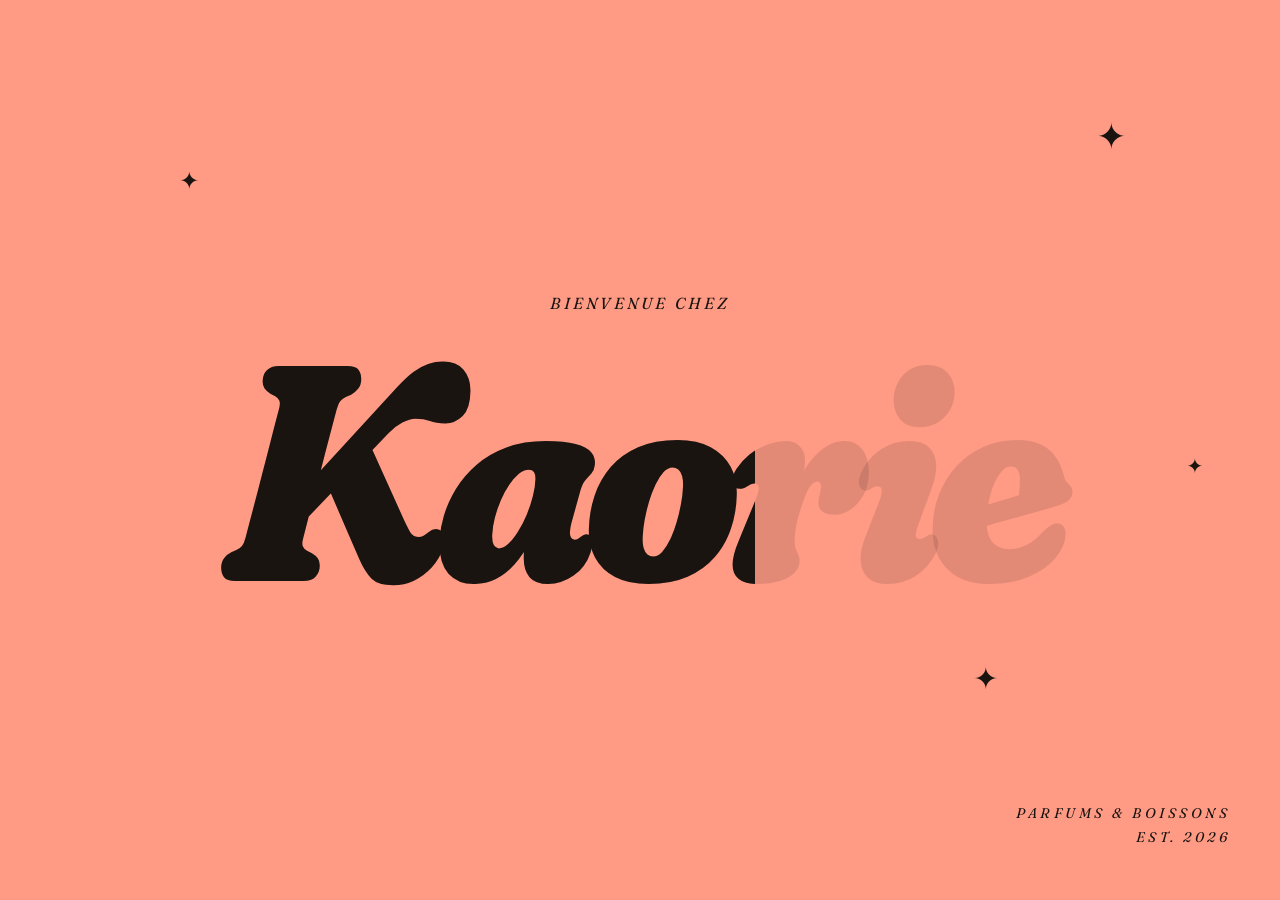
<file: index.html>
<!DOCTYPE html>
<html lang="fr">
<head>
    <meta charset="UTF-8">
    <meta name="version" content="2026-09-22-1626">
    <meta name="viewport" content="width=device-width, initial-scale=1.0">
    <title>Kaorie — Accueil</title>
    <link rel="icon" href="images/logo.png?v=20260922">
    <!-- feuille:common -->
    <style data-feuille="common">

/* Les polices du site : Fraunces (les titres, en italique) et Inter (le texte).
   ⚠️ L'adresse d'une police variable liste d'abord ses axes, puis une valeur
   pour CHACUN d'eux. Fraunces en a quatre — opsz, wght, SOFT, WONK — plus
   l'italique ; l'ancienne adresse n'en donnait que deux (« 9..144,400 »), et
   Google répondait « 400 : mauvaise demande ». La police n'arrivait donc
   jamais : tout le site s'affichait avec la police de secours du système. */
@import url('https://fonts.googleapis.com/css2?family=Fraunces:ital,opsz,wght,SOFT,WONK@0,9..144,100..900,0..100,0..1;1,9..144,100..900,0..100,0..1&family=Inter:wght@300..700&display=swap');


/* ======================================================================
   1. VARIABLES & POLICES
   Palette de couleurs, ombres, transitions, radius
   =================================================================== */

:root {
    --cream:        #fef6e9;
    --cream-warm:   #fbe9c8;
    --cream-deep:   #f5dcae;
    --ink:          #1a1410;
    --ink-soft:     #4a3a30;

    --peach:        #ff9b85;
    --peach-dark:   #e87862;
    --citron:       #ffd84f;
    --citron-dark:  #f0b800;
    --forest:       #0a4f3c;
    --forest-light: #1e6b54;
    --lavender:     #c4a7e7;
    --lavender-dark:#9d7dc4;
    --orange:       #ff7849;
    --pink-soft:    #ffd3c8;

    --shadow-sm:    0 3px 12px rgba(26,20,16,0.08);
    --shadow-md:    0 10px 30px rgba(26,20,16,0.12);
    --shadow-lg:    0 25px 60px rgba(26,20,16,0.18);
    --shadow-pop:   0 0 0 3px var(--ink), 8px 8px 0 0 var(--ink);

    --transition:      0.45s cubic-bezier(0.34, 1.56, 0.64, 1);
    --transition-fast: 0.25s ease;

    --radius-sm: 12px;
    --radius-md: 24px;
    --radius-lg: 40px;
    --radius-pill: 100px;
}


/* ======================================================================
   2. RESET & BASE
   Reset universel + styles body, liens, boutons
   =================================================================== */

* { margin: 0; padding: 0; box-sizing: border-box; }

html { scroll-behavior: smooth; }

body {
    font-family: 'Inter', system-ui, sans-serif;
    background: var(--cream);
    color: var(--ink);
    min-height: 100vh;
    line-height: 1.6;
    -webkit-font-smoothing: antialiased;
    overflow-x: hidden;
    position: relative;
}

a { text-decoration: none; color: inherit; }
button { cursor: pointer; font-family: inherit; border: none; background: none; }
ul { list-style: none; }
img { max-width: 100%; display: block; }


/* ======================================================================
   3. TYPOGRAPHY
   Titres avec police Fraunces
   =================================================================== */

h1, h2, h3, h4 {
    font-family: 'Fraunces', serif;
    font-weight: 700;
    letter-spacing: -0.03em;
    line-height: 1;
    font-variation-settings: "opsz" 144, "SOFT" 50, "WONK" 0;
}

h1 em, h2 em { font-style: italic; font-variation-settings: "opsz" 144, "SOFT" 100, "WONK" 1; }


/* ======================================================================
   4. ANIMATIONS PARTAGÉES
   Keyframes utilisés sur plusieurs pages
   =================================================================== */

@keyframes fadeInUp { from { opacity: 0; transform: translateY(40px); } to { opacity: 1; transform: translateY(0); } }
@keyframes fadeIn { from { opacity: 0; } to { opacity: 1; } }
@keyframes slideInRight { from { transform: translateX(110%); opacity: 0; } to { transform: translateX(0); opacity: 1; } }
@keyframes float { 0%,100% { transform: translateY(0) rotate(0); } 50% { transform: translateY(-15px) rotate(5deg); } }
@keyframes spin { from { transform: rotate(0); } to { transform: rotate(360deg); } }
@keyframes marquee { from { transform: translateX(0); } to { transform: translateX(-50%); } }
@keyframes wiggle { 0%,100% { transform: rotate(-3deg); } 50% { transform: rotate(3deg); } }
@keyframes pulse { 0%,100% { transform: scale(1); } 50% { transform: scale(1.05); } }


/* ======================================================================
   5. LOADER D'INTRO
   Écran d'accueil au chargement (style Ciao Kombucha)
   =================================================================== */

.loader-screen {
    position: fixed;
    inset: 0;
    z-index: 9999;
    background: var(--peach);
    display: flex;
    flex-direction: column;
    align-items: center;
    justify-content: center;
    overflow: hidden;
    transition: transform 1s cubic-bezier(0.76, 0, 0.24, 1);
}

.loader-screen.hide {
    transform: translateY(-100%);
}

html.loader-skip .loader-screen { display: none !important; }

.loader-greeting {
    font-family: 'Fraunces', serif;
    font-style: italic;
    font-size: 16px;
    color: var(--ink);
    letter-spacing: 0.2em;
    text-transform: uppercase;
    margin-bottom: 15px;
    animation: fadeInUp 0.6s ease-out both;
}

.loader-logo {
    position: relative;
    display: inline-block;
    font-family: 'Fraunces', serif;
    font-style: italic;
    font-weight: 800;
    font-size: clamp(100px, 24vw, 320px);
    letter-spacing: -0.05em;
    line-height: 0.9;
    text-align: center;
    font-variation-settings: "opsz" 144, "SOFT" 100, "WONK" 1;

    color: rgba(26, 20, 16, 0.12);

    animation: fadeInUp 0.9s 0.15s cubic-bezier(0.34, 1.56, 0.64, 1) both;
}

.loader-logo::before {
    content: attr(data-text);
    position: absolute;
    left: 0;
    top: 0;
    width: var(--loader-progress, 0%);
    overflow: hidden;
    white-space: nowrap;
    color: var(--ink);

    font-family: inherit;
    font-style: inherit;
    font-weight: inherit;
    letter-spacing: inherit;
    line-height: inherit;
    font-variation-settings: inherit;

    transition: width 0.18s linear;
    pointer-events: none;
}

.loader-tagline {
    position: absolute;
    bottom: 50px;
    right: 50px;
    font-family: 'Fraunces', serif;
    font-style: italic;
    font-size: 14px;
    color: var(--ink);
    letter-spacing: 0.25em;
    text-transform: uppercase;
    text-align: right;
    line-height: 1.7;
    animation: fadeIn 0.6s 0.4s both;
}

.loader-sparkle {
    position: absolute;
    color: var(--ink);
    animation: spin 7s linear infinite;
}

.loader-sparkle.ls1 { top: 12%; right: 12%; font-size: 36px; }
.loader-sparkle.ls2 { top: 18%; left: 14%; font-size: 24px; animation-duration: 9s; }
.loader-sparkle.ls3 { bottom: 22%; right: 22%; font-size: 30px; animation-duration: 11s; }
.loader-sparkle.ls4 { top: 50%; right: 6%; font-size: 20px; animation-duration: 6s; }

html.loader-active, html.loader-active body { overflow: hidden; height: 100%; }


/* ======================================================================
   17. RESPONSIVE
   Adaptations pour tablettes et mobile
   =================================================================== */

@media (max-width: 700px) {
    .loader-counter { left: 25px; bottom: 25px; }
    .loader-tagline { right: 25px; bottom: 30px; font-size: 11px; }
    .loader-sparkle.ls1, .loader-sparkle.ls3 { font-size: 22px; }
}


/* ======================================================================
   6. SEARCH DROPDOWN
   Recherche progressive avec clip-path (effet liquid glass)
   =================================================================== */

.search-overlay {
    position: fixed;
    top: 42px;            
    left: 150px;          
    z-index: 90;          
    width: min(340px, calc(100vw - 540px));

    transform: translateX(-15px);
    opacity: 0;
    pointer-events: none;
    transition:
        transform 0.55s cubic-bezier(0.34, 1.56, 0.64, 1),
        opacity 0.3s ease;
}

.search-overlay.open {
    transform: translateX(0);
    opacity: 1;
    pointer-events: auto;
}

.search-input-wrap {
    position: relative;

    background: rgba(255, 255, 255, 0.22);
    backdrop-filter: blur(24px) saturate(200%);
    -webkit-backdrop-filter: blur(24px) saturate(200%);
    border-radius: 100px;
    border: 1px solid rgba(255, 255, 255, 0.4);
    box-shadow:
        inset 0 1px 0 rgba(255, 255, 255, 0.55),
        inset 0 -1px 0 rgba(255, 255, 255, 0.15),
        0 8px 24px rgba(26, 20, 16, 0.12);

    clip-path: inset(0 100% 0 0 round 100px);
    transition: clip-path 0.55s cubic-bezier(0.34, 1.56, 0.64, 1);
}

.search-overlay.open .search-input-wrap {
    clip-path: inset(0 0 0 0 round 100px);
}

.search-input {
    width: 100%;
    padding: 11px 26px 11px 50px;  
    font-size: 14px;
    font-family: 'Inter', sans-serif;
    background: transparent;
    border: none;
    color: var(--ink);
    border-radius: 100px;
    outline: none;
    text-shadow: 0 1px 0 rgba(255, 255, 255, 0.3);

    opacity: 0;
    transition: opacity 0.3s 0.35s;
}

.search-overlay.open .search-input {
    opacity: 1;
}

.search-input::placeholder {
    color: var(--ink-soft);
    font-style: italic;
    opacity: 0.7;
}

.search-results {
    margin-top: 10px;
    background: rgba(255, 255, 255, 0.28);
    backdrop-filter: blur(28px) saturate(200%);
    -webkit-backdrop-filter: blur(28px) saturate(200%);
    border-radius: 24px;
    border: 1px solid rgba(255, 255, 255, 0.4);
    box-shadow:
        inset 0 1px 0 rgba(255, 255, 255, 0.5),
        0 12px 35px rgba(26, 20, 16, 0.15);
    overflow: hidden;
    max-height: 60vh;
    overflow-y: auto;

    opacity: 0;
    transform: translateY(-8px);
    transition: opacity 0.3s 0.4s, transform 0.3s 0.4s;
}

.search-results:empty {
    display: none;
}

.search-overlay.open .search-results:not(:empty) {
    opacity: 1;
    transform: translateY(0);
}

.search-results:empty {
    display: none;
}

.search-count {
    padding: 12px 24px 8px;
    font-family: 'Fraunces', serif;
    font-style: italic;
    font-size: 11px;
    color: var(--ink-soft);
    letter-spacing: 0.1em;
    text-transform: uppercase;
    border-bottom: 1px solid rgba(0, 0, 0, 0.05);
}

.search-count em {
    color: var(--peach-dark);
    font-weight: 600;
    font-style: italic;
}

.search-result-item {
    display: block;
    padding: 13px 24px;
    border-bottom: 1px solid rgba(0, 0, 0, 0.05);
    color: var(--ink);
    text-decoration: none;
    transition: all 0.2s ease;
    animation: fadeInDown 0.3s ease-out both;
}

@keyframes fadeInDown {
    from { opacity: 0; transform: translateY(-8px); }
    to   { opacity: 1; transform: translateY(0); }
}

.search-result-item:last-child { border-bottom: none; }

.search-result-item:hover {
    background: rgba(255, 155, 133, 0.18);
    padding-left: 32px;
}

.search-result-item .name {
    font-family: 'Fraunces', serif;
    font-style: italic;
    font-weight: 600;
    font-size: 17px;
    color: var(--ink);
    line-height: 1.2;
}

.search-result-item .meta {
    display: block;
    font-family: 'Inter', sans-serif;
    font-style: normal;
    font-size: 11px;
    color: var(--ink-soft);
    text-transform: uppercase;
    letter-spacing: 0.12em;
    margin-top: 3px;
}

.search-no-results {
    padding: 30px 24px;
    text-align: center;
    font-family: 'Fraunces', serif;
    font-style: italic;
    font-size: 14px;
    color: var(--ink-soft);
    line-height: 1.6;
}

@media (max-width: 600px) {
    .search-overlay {
        width: calc(100vw - 30px);
        top: 75px;
    }
}


/* ======================================================================
   7. MENU BURGER OVERLAY
   Panneau de navigation alternative
   =================================================================== */

.menu-panel {
    position: fixed;
    inset: 0;
    z-index: 500;
    display: flex;
    flex-direction: column;
    align-items: center;
    justify-content: center;

    background: rgba(254, 246, 233, 0.7);
    backdrop-filter: blur(30px) saturate(180%);
    -webkit-backdrop-filter: blur(30px) saturate(180%);

    opacity: 0;
    pointer-events: none;
    transition: opacity 0.5s cubic-bezier(0.4, 0, 0.2, 1);
}

.menu-panel.open {
    opacity: 1;
    pointer-events: auto;
}

.menu-close {
    position: absolute;
    top: 30px;
    right: 40px;
    width: 48px;
    height: 48px;
    border-radius: 50%;
    background: rgba(255, 255, 255, 0.25);
    backdrop-filter: blur(20px) saturate(180%);
    -webkit-backdrop-filter: blur(20px) saturate(180%);
    border: 1px solid rgba(255, 255, 255, 0.4);
    box-shadow:
        inset 0 1px 0 rgba(255, 255, 255, 0.5),
        0 6px 20px rgba(26, 20, 16, 0.1);
    font-size: 22px;
    color: var(--ink);
    cursor: pointer;
    transition: all var(--transition);
}

.menu-close:hover {
    background: var(--peach);
    transform: rotate(90deg) scale(1.1);
}

.menu-nav {
    display: flex;
    flex-direction: column;
    gap: 8px;
    text-align: center;
}

.menu-nav a {
    font-family: 'Fraunces', serif;
    font-style: italic;
    font-weight: 700;
    font-size: clamp(36px, 6vw, 78px);
    color: var(--ink);
    letter-spacing: -0.03em;
    font-variation-settings: "opsz" 144, "SOFT" 100, "WONK" 1;
    line-height: 1.1;
    padding: 4px 16px;
    position: relative;
    transition: color 0.3s, transform 0.4s cubic-bezier(0.34, 1.56, 0.64, 1);

    opacity: 0;
    transform: translateY(40px);
}

.menu-panel.open .menu-nav a {
    opacity: 1;
    transform: translateY(0);
    transition: opacity 0.6s, transform 0.7s cubic-bezier(0.34, 1.56, 0.64, 1), color 0.3s;
}

.menu-panel.open .menu-nav a:nth-child(1) { transition-delay: 0.15s; }
.menu-panel.open .menu-nav a:nth-child(2) { transition-delay: 0.22s; }
.menu-panel.open .menu-nav a:nth-child(3) { transition-delay: 0.29s; }
.menu-panel.open .menu-nav a:nth-child(4) { transition-delay: 0.36s; }
.menu-panel.open .menu-nav a:nth-child(5) { transition-delay: 0.43s; }
.menu-panel.open .menu-nav a:nth-child(6) { transition-delay: 0.50s; }
.menu-panel.open .menu-nav a:nth-child(7) { transition-delay: 0.57s; }

.menu-nav a:hover {
    color: var(--peach-dark);
    transform: translateY(-3px) rotate(-1deg) !important;
}

.menu-panel .menu-sparkle {
    position: absolute;
    color: var(--ink);
    animation: spin 8s linear infinite;
    opacity: 0.5;
}
.menu-panel .menu-sparkle.ms1 { top: 15%; left: 12%; font-size: 30px; }
.menu-panel .menu-sparkle.ms2 { bottom: 18%; right: 15%; font-size: 24px; animation-duration: 10s; }
.menu-panel .menu-sparkle.ms3 { top: 25%; right: 18%; font-size: 20px; animation-duration: 12s; }

html.menu-open, html.menu-open body { overflow: hidden; }

.icon-btn.menu-toggle.active { background: var(--peach); }

.icon-btn#music-toggle.playing,
#music-toggle.playing {
    background: rgba(255, 155, 133, 0.6);
    border-color: rgba(255, 255, 255, 0.55);
    color: var(--ink);
    animation: pulse 1.5s ease-in-out infinite;
    box-shadow:
        inset 0 1px 0 rgba(255, 255, 255, 0.6),
        0 0 0 0 rgba(255, 155, 133, 0.7),
        0 6px 20px rgba(255, 120, 73, 0.25);
}

#music-toggle.playing::before {
    content: "";
    position: absolute;
    inset: -1px;
    border-radius: 50%;
    border: 2px solid var(--peach);
    animation: pulse-ring 1.8s cubic-bezier(0.4, 0, 0.2, 1) infinite;
    pointer-events: none;
}

@keyframes pulse-ring {
    0%   { transform: scale(1);   opacity: 0.8; }
    100% { transform: scale(1.6); opacity: 0; }
}


/* ======================================================================
   8. HEADER (sticky)
   Barre de navigation principale collée en haut
   =================================================================== */

.header {
    position: sticky;
    top: 15px;
    z-index: 100;
    display: flex;
    align-items: center;
    justify-content: space-between;
    padding: 20px 30px;

    background: transparent;
    border: none;
    box-shadow: none;
    backdrop-filter: none;
    -webkit-backdrop-filter: none;

    animation: fadeIn 0.6s ease-out both;
}

.header-left { display: flex; align-items: center; gap: 12px; }

.logo {
    font-family: 'Fraunces', serif;
    font-size: 26px;
    font-weight: 700;
    letter-spacing: -0.03em;
    color: var(--ink);
    font-style: italic;
    font-variation-settings: "opsz" 144, "SOFT" 100, "WONK" 1;
    padding: 6px 16px;
    border-radius: 100px;

    background: rgba(255, 255, 255, 0.22);
    backdrop-filter: blur(20px) saturate(180%);
    -webkit-backdrop-filter: blur(20px) saturate(180%);
    border: 1px solid rgba(255, 255, 255, 0.4);
    box-shadow:
        inset 0 1px 0 rgba(255, 255, 255, 0.5),
        0 6px 20px rgba(26, 20, 16, 0.08);

    transition: all var(--transition);
}

.logo:hover {
    transform: rotate(-3deg) scale(1.05);
    background: rgba(255, 255, 255, 0.32);
}

.logo span { color: var(--peach); }

.search-icon, .icon-btn {
    position: relative;
    width: 40px;
    height: 40px;
    border-radius: 50%;
    display: flex;
    align-items: center;
    justify-content: center;
    font-size: 15px;
    color: var(--ink);

    background: rgba(255, 255, 255, 0.22);
    backdrop-filter: blur(20px) saturate(180%);
    -webkit-backdrop-filter: blur(20px) saturate(180%);
    border: 1px solid rgba(255, 255, 255, 0.4);
    box-shadow:
        inset 0 1px 0 rgba(255, 255, 255, 0.55),
        inset 0 -1px 0 rgba(255, 255, 255, 0.15),
        0 6px 20px rgba(26, 20, 16, 0.08);

    transition: all var(--transition);
}

.search-icon:hover, .icon-btn:hover {
    background: rgba(255, 255, 255, 0.35);
    border-color: rgba(255, 255, 255, 0.6);
    transform: translateY(-2px) scale(1.05);
    box-shadow:
        inset 0 1px 0 rgba(255, 255, 255, 0.7),
        0 10px 30px rgba(26, 20, 16, 0.12);
}

.header-center {
    position: absolute;
    left: 50%;
    top: 50%;
    transform: translate(-50%, -50%);
    display: flex;
    align-items: center;
    gap: 8px;
    z-index: 1;
}

.header-center a {
    padding: 10px 20px;
    border-radius: 100px;
    font-family: 'Fraunces', serif;
    font-style: italic;
    font-size: 15px;
    font-weight: 600;
    letter-spacing: 0.02em;
    color: var(--ink);
    white-space: nowrap;

    background: rgba(255, 255, 255, 0.22);
    backdrop-filter: blur(20px) saturate(180%);
    -webkit-backdrop-filter: blur(20px) saturate(180%);
    border: 1px solid rgba(255, 255, 255, 0.4);
    box-shadow:
        inset 0 1px 0 rgba(255, 255, 255, 0.55),
        inset 0 -1px 0 rgba(255, 255, 255, 0.15),
        0 6px 18px rgba(26, 20, 16, 0.08);

    transition: all var(--transition);
}

.header-center a:hover {
    background: var(--peach);
    border-color: rgba(255, 255, 255, 0.7);
    transform: translateY(-2px);
    box-shadow:
        inset 0 1px 0 rgba(255, 255, 255, 0.7),
        0 10px 25px rgba(255, 120, 73, 0.25);
}

@media (max-width: 900px) {
    .header-center { display: none; }
}

.header-right { display: flex; align-items: center; gap: 12px; }

.contact-btn {
    padding: 10px 22px;
    border-radius: var(--radius-pill);
    color: var(--ink);
    font-size: 13px;
    font-weight: 600;
    letter-spacing: 0.03em;

    background: rgba(255, 255, 255, 0.22);
    backdrop-filter: blur(20px) saturate(180%);
    -webkit-backdrop-filter: blur(20px) saturate(180%);
    border: 1px solid rgba(255, 255, 255, 0.4);
    box-shadow:
        inset 0 1px 0 rgba(255, 255, 255, 0.55),
        inset 0 -1px 0 rgba(255, 255, 255, 0.15),
        0 6px 20px rgba(26, 20, 16, 0.08);

    transition: all var(--transition);
}

.contact-btn:hover {
    
    background: radial-gradient(circle at 30% 30%, rgba(255, 155, 133, 0.85) 0%, rgba(255, 120, 73, 0.6) 100%);
    border-color: rgba(255, 255, 255, 0.6);
    transform: translateY(-2px) scale(1.02);
    box-shadow:
        inset 0 1px 0 rgba(255, 255, 255, 0.7),
        0 10px 30px rgba(255, 120, 73, 0.25);
}


/* ======================================================================
   10. ICÔNE LOCALISATION
   Bouton 📍 fixed avec pulse-ring décoratif
   =================================================================== */

.location-icon {
    position: fixed;
    right: 30px;
    top: 100px;
    z-index: 99;
    width: 46px;
    height: 46px;
    border-radius: 50%;
    color: var(--ink);
    display: flex;
    align-items: center;
    justify-content: center;

    background: rgba(255, 155, 133, 0.4);
    backdrop-filter: blur(24px) saturate(200%);
    -webkit-backdrop-filter: blur(24px) saturate(200%);
    border: 1px solid rgba(255, 255, 255, 0.45);
    box-shadow:
        inset 0 1px 0 rgba(255, 255, 255, 0.6),
        0 10px 30px rgba(255, 120, 73, 0.2);

    transition: all var(--transition);
    animation: float 4s ease-in-out infinite;
}

.location-icon:hover {
    transform: scale(1.15) rotate(-10deg);
    background: rgba(255, 216, 79, 0.5); 
}


/* ======================================================================
   9. MAIN (layout)
   Conteneur principal et utilitaires de mise en page
   =================================================================== */

.main {
    padding: 50px 40px 140px;
    min-height: calc(100vh - 130px);
    position: relative;
}

.page-title {
    text-align: center;
    font-size: clamp(60px, 10vw, 130px);
    margin-bottom: 50px;
    letter-spacing: -0.04em;
    animation: fadeInUp 0.8s cubic-bezier(0.4, 0, 0.2, 1) both;
}

.page-title em { color: var(--peach); }

.cart-backdrop {
    position: fixed;
    inset: 0;
    background: rgba(26, 20, 16, 0.4);
    backdrop-filter: blur(4px);
    -webkit-backdrop-filter: blur(4px);
    z-index: 90;
    opacity: 0;
    pointer-events: none;
    transition: opacity 0.4s ease;
}
.cart-backdrop.open {
    opacity: 1;
    pointer-events: auto;
}


/* ======================================================================
   11. DRAWER PANIER
   Panneau glissant depuis la droite (Léa)
   =================================================================== */

.cart-drawer {
    position: fixed;
    top: 0;
    right: 0;
    width: 420px;
    max-width: 92vw;
    height: 100vh;
    background: var(--cream);
    border-left: 2px solid var(--ink);
    box-shadow: -8px 0 30px rgba(26, 20, 16, 0.25);
    padding: 60px 30px 30px;
    display: flex;
    flex-direction: column;
    z-index: 100;
    transform: translateX(100%);
    transition: transform 0.5s cubic-bezier(0.34, 1.56, 0.64, 1);
}
.cart-drawer.open {
    transform: translateX(0);
}

.cart-drawer-close {
    position: absolute;
    top: 18px;
    right: 18px;
    width: 38px;
    height: 38px;
    border-radius: 50%;
    border: 1.5px solid var(--ink);
    background: var(--cream);
    color: var(--ink);
    font-size: 22px;
    line-height: 1;
    cursor: pointer;
    transition: all var(--transition-fast);
    z-index: 2;
    display: flex;
    align-items: center;
    justify-content: center;
}
.cart-drawer-close:hover {
    background: var(--peach);
    transform: rotate(90deg);
}

.cart-clear-btn {
    width: 100%;
    margin-top: 10px;
    padding: 10px;
    background: transparent;
    color: var(--ink-soft);
    border: 1.5px solid var(--ink-soft);
    border-radius: var(--radius-pill);
    font-family: 'Fraunces', serif;
    font-style: italic;
    font-size: 12px;
    cursor: pointer;
    transition: all var(--transition-fast);
}
.cart-clear-btn:hover {
    background: var(--ink);
    color: var(--cream);
    border-color: var(--ink);
}

.cart-drawer .cart-items {
    flex: 1;
    overflow-y: auto;
}

/* La contenance d'une ligne du panier (« 50 ml », « 1 L »). C'est elle qui
   distingue deux lignes du même produit : discrète, mais toujours lue. */
.cart-item-size {
    display: block;
    font: 11px/1.5 'Inter', sans-serif;
    letter-spacing: 0.04em;
    color: color-mix(in srgb, var(--ink) 62%, transparent);
    margin-top: 2px;
}

.cart-item-engraving {
    display: inline-flex;
    align-items: center;
    gap: 6px;
    margin-top: 4px;
    font-family: 'Fraunces', serif;
    font-style: italic;
    font-size: 12px;
    color: var(--peach-dark);
    letter-spacing: 0.02em;
}
.cart-item-engraving::before {
    content: "✦";
    font-size: 11px;
    color: var(--peach-dark);
}


/* ======================================================================
   12. MODAL DE GRAVURE
   Personnalisation des flacons (Mathis)
   =================================================================== */

.engraving-modal {
    position: fixed;
    top: 50%;
    left: 50%;
    transform: translate(-50%, -50%) scale(0.9);
    width: 460px;
    max-width: 92vw;
    background: var(--cream);
    border: 2px solid var(--ink);
    border-radius: var(--radius-md);
    box-shadow: 8px 8px 0 0 var(--ink);
    padding: 50px 36px 36px;
    z-index: 110;
    opacity: 0;
    pointer-events: none;
    transition: all 0.5s cubic-bezier(0.34, 1.56, 0.64, 1);
}
.engraving-modal.open {
    opacity: 1;
    pointer-events: auto;
    transform: translate(-50%, -50%) scale(1);
}

.engraving-modal .modal-close {
    position: absolute;
    top: 14px;
    right: 14px;
    width: 38px;
    height: 38px;
    border-radius: 50%;
    border: 1.5px solid var(--ink);
    background: var(--cream);
    color: var(--ink);
    font-size: 22px;
    line-height: 1;
    cursor: pointer;
    transition: all var(--transition-fast);
    display: flex;
    align-items: center;
    justify-content: center;
}
.engraving-modal .modal-close:hover {
    background: var(--peach);
    transform: rotate(90deg);
}

.engraving-modal h3 {
    font-family: 'Fraunces', serif;
    font-style: italic;
    font-size: 26px;
    font-weight: 700;
    color: var(--ink);
    text-align: center;
    margin-bottom: 8px;
    font-variation-settings: "opsz" 144, "SOFT" 100, "WONK" 1;
}

.engraving-modal .modal-desc {
    font-family: 'Fraunces', serif;
    font-style: italic;
    font-size: 13px;
    color: var(--ink-soft);
    text-align: center;
    margin-bottom: 28px;
    line-height: 1.5;
}

.engraving-preview {
    background: linear-gradient(135deg, #f5e9d0 0%, #ffe6b8 100%);
    border: 1.5px solid var(--ink);
    border-radius: var(--radius-sm);
    padding: 24px 16px;
    text-align: center;
    margin-bottom: 22px;
    min-height: 80px;
    display: flex;
    align-items: center;
    justify-content: center;
    box-shadow: inset 0 2px 8px rgba(26, 20, 16, 0.08);
    position: relative;
    overflow: hidden;
}

.engraving-preview::before {
    content: "✦";
    position: absolute;
    top: 10px;
    left: 14px;
    font-size: 12px;
    color: var(--peach-dark);
    opacity: 0.5;
}
.engraving-preview::after {
    content: "✦";
    position: absolute;
    bottom: 10px;
    right: 14px;
    font-size: 12px;
    color: var(--peach-dark);
    opacity: 0.5;
}

.engraving-preview-text {
    font-family: 'Fraunces', serif;
    font-style: italic;
    font-size: 26px;
    font-weight: 600;
    color: var(--ink);
    letter-spacing: 0.04em;
    
    text-shadow:
        0 1px 0 rgba(255, 255, 255, 0.5),
        0 -1px 1px rgba(26, 20, 16, 0.25);
    font-variation-settings: "opsz" 144, "SOFT" 50, "WONK" 1;
    transition: opacity 0.3s ease;
}

.engraving-preview-text.placeholder {
    opacity: 0.35;
    font-style: italic;
}

.engraving-input-wrap {
    position: relative;
    margin-bottom: 24px;
}

.engraving-input {
    width: 100%;
    padding: 14px 60px 14px 18px;
    background: var(--cream-warm);
    border: 1.5px solid var(--ink);
    border-radius: var(--radius-pill);
    font-family: 'Fraunces', serif;
    font-style: italic;
    font-size: 16px;
    color: var(--ink);
    outline: none;
    transition: all var(--transition-fast);
}
.engraving-input::placeholder {
    color: var(--ink-soft);
    opacity: 0.5;
}
.engraving-input:focus {
    border-color: var(--peach-dark);
    box-shadow: 0 0 0 3px rgba(255, 155, 133, 0.2);
}

.engraving-input-wrap .char-count {
    position: absolute;
    top: 50%;
    right: 18px;
    transform: translateY(-50%);
    font-family: 'Fraunces', serif;
    font-style: italic;
    font-size: 12px;
    color: var(--ink-soft);
    pointer-events: none;
}

.engraving-modal .modal-confirm {
    width: 100%;
    padding: 16px;
    
    background: linear-gradient(135deg, #1a1410 0%, #2a221c 100%);
    color: var(--cream);
    border: 1.5px solid var(--ink);
    border-radius: var(--radius-pill);
    font-family: 'Fraunces', serif;
    font-style: italic;
    font-size: 14px;
    font-weight: 600;
    letter-spacing: 0.04em;
    cursor: pointer;
    transition: all var(--transition);
}
.engraving-modal .modal-confirm:hover {
    
    background: radial-gradient(circle at 50% 50%, var(--peach) 0%, #ff9b85 100%);
    color: var(--ink);
    transform: translate(-2px, -2px);
    box-shadow: 4px 4px 0 0 var(--ink);
}
.engraving-modal .modal-confirm:disabled {
    opacity: 0.5;
    cursor: not-allowed;
    transform: none;
    box-shadow: none;
}


/* ======================================================================
   13. BANDEAU COOKIES
   Apparition 1s + flou si refus (SAE 203 obligatoire)
   =================================================================== */

.cookie-banner {
    position: fixed;
    bottom: 0;
    left: 0;
    right: 0;
    background: linear-gradient(180deg, rgba(254, 246, 233, 0.97) 0%, var(--cream) 100%);
    border-top: 2px solid var(--ink);
    box-shadow: 0 -8px 30px rgba(26, 20, 16, 0.15);
    padding: 24px 36px;
    z-index: 200;
    transform: translateY(100%);
    transition: transform 0.5s cubic-bezier(0.34, 1.56, 0.64, 1);
    display: flex;
    align-items: center;
    justify-content: space-between;
    gap: 30px;
    flex-wrap: wrap;
}
.cookie-banner.show {
    transform: translateY(0);
}

.cookie-text {
    font-family: 'Fraunces', serif;
    font-style: italic;
    font-size: 15px;
    color: var(--ink);
    line-height: 1.5;
    flex: 1;
    min-width: 280px;
}
.cookie-text strong {
    font-weight: 700;
    color: var(--peach-dark);
    font-style: normal;
}

.cookie-options {
    display: flex;
    gap: 18px;
    align-items: center;
}

.cookie-option {
    display: flex;
    align-items: center;
    gap: 10px;
    cursor: pointer;
    padding: 10px 18px;
    border-radius: 50px;
    border: 1.5px solid var(--ink);
    background: var(--cream);
    font-family: 'Fraunces', serif;
    font-style: italic;
    font-size: 14px;
    transition: all var(--transition-fast);
    user-select: none;
}
.cookie-option:hover {
    background: var(--peach);
    transform: translate(-2px, -2px);
    box-shadow: 3px 3px 0 0 var(--ink);
}
.cookie-option input[type="checkbox"] {
    width: 18px;
    height: 18px;
    accent-color: var(--peach-dark);
    cursor: pointer;
}

/* Le floutage qui suivait un refus des cookies a été retiré le 22/09/2026.
   Refuser rendait le site inutilisable — tout flou, plus rien de cliquable,
   et aucun moyen de revenir en arrière. Un refus coupe maintenant le suivi
   des clics (la seule chose que le site enregistrait) et rien d'autre. */


/* ======================================================================
   14. ANIMATION CLIC BOUTON
   btn-pop : agrandissement progressif au clic (SAE 203 point e)
   =================================================================== */

@keyframes btn-pop {
    0%   { transform: scale(1); }
    50%  { transform: scale(1.12); }
    100% { transform: scale(1); }
}
.btn-clicked {
    animation: btn-pop 0.4s cubic-bezier(0.34, 1.56, 0.64, 1);
}

@keyframes btn-pop-centered {
    0%   { transform: translateX(-50%) scale(1); }
    50%  { transform: translateX(-50%) scale(1.12); }
    100% { transform: translateX(-50%) scale(1); }
}
.btn-clicked-centered {
    animation: btn-pop-centered 0.4s cubic-bezier(0.34, 1.56, 0.64, 1);
}


/* ======================================================================
   15. FOOTER NAV
   Barre flottante en bas avec icônes principales
   =================================================================== */

.footer-nav {
    position: fixed;
    bottom: 30px;
    
    left: 0;
    right: 0;
    margin: 0 auto;
    width: fit-content;
    display: flex;
    gap: 10px;
    padding: 10px;
    border-radius: 50px;
    z-index: 60;

    background: rgba(255, 255, 255, 0.55);
    backdrop-filter: blur(28px) saturate(200%);
    -webkit-backdrop-filter: blur(28px) saturate(200%);
    border: 1.5px solid rgba(255, 255, 255, 0.75);
    box-shadow:
        inset 0 1px 0 rgba(255, 255, 255, 0.9),
        0 15px 45px rgba(26, 20, 16, 0.22);

    animation: fadeInUp 0.6s 0.3s cubic-bezier(0.4, 0, 0.2, 1) both;
}

.footer-nav .icon-btn {
    width: 62px;
    height: 42px;
    border-radius: 30px;
    background: rgba(255, 255, 255, 0.55);
    backdrop-filter: blur(10px);
    border: 1.5px solid rgba(0, 0, 0, 0.18);
    box-shadow:
        inset 0 1px 0 rgba(255, 255, 255, 0.85),
        0 2px 6px rgba(26, 20, 16, 0.05);
    color: var(--ink);
    transition: all var(--transition);
}

.footer-nav .icon-btn:hover {
    background: var(--peach);
    border-color: var(--ink);
    color: var(--ink);
    transform: translateY(-3px);
    box-shadow:
        inset 0 1px 0 rgba(255, 255, 255, 0.5),
        0 8px 22px rgba(255, 120, 73, 0.3);
}

.footer-nav .icon-btn svg {
    width: 22px;
    height: 22px;
    stroke: currentColor;
    stroke-width: 2.2;
    fill: none;
    stroke-linecap: round;
    stroke-linejoin: round;
}


/* ======================================================================
   16. BLOBS DÉCORATIFS
   Cercles colorés flottants en fond
   =================================================================== */

.blob {
    position: fixed;
    border-radius: 50%;
    filter: blur(80px);
    opacity: 0.4;
    z-index: 0;
    pointer-events: none;
}

.blob.b1 { width: 400px; height: 400px; background: var(--peach); top: -100px; left: -100px; animation: float 12s ease-in-out infinite; }
.blob.b2 { width: 350px; height: 350px; background: var(--lavender); bottom: -50px; right: -80px; animation: float 15s ease-in-out infinite reverse; }
.blob.b3 { width: 250px; height: 250px; background: var(--citron); top: 50%; left: 50%; animation: float 10s ease-in-out infinite; }

@media (max-width: 1100px) {
    .products-grid { grid-template-columns: repeat(2, 1fr); }
    .product-detail-wrap { padding: 20px 10px; }
    .product-description-box {
        position: relative;
        left: auto;
        bottom: auto;
        transform: none;
        margin-top: 30px;
    }
    .cart-sidebar {
        position: relative;
        right: auto;
        top: auto;
        width: 100%;
        max-width: 480px;
        margin: 30px auto;
    }
}

@media (max-width: 700px) {
    .marquee-track span { font-size: 12px; padding: 0 15px; }
    .header { padding: 15px 20px; top: 32px; }
    .header-center { display: none; }
    .contact-btn { display: none; }
    .location-icon { top: auto; bottom: 100px; right: 20px; }
    .main { padding: 30px 20px 140px; }
    .page-title { font-size: 50px; margin-bottom: 30px; }
    .hero { height: 65vh; }
    .products-grid { grid-template-columns: 1fr; gap: 20px; }
    .product-detail-carousel { gap: 15px; }
    .product-detail-img { width: 240px; }
    .arrow-nav { width: 50px; height: 50px; }
    .form-container { padding: 30px 25px; }
}

/* ======================================================================
   IMAGES DES PRODUITS
   Une seule définition pour tout le site : la classe du produit
   (`parfum-1`, `boisson-3`…) porte son image, où qu'elle soit posée —
   vignette du catalogue, miniature d'une fiche, ligne du panier.
   C'est ici, dans la feuille chargée par TOUTES les pages, parce que le
   panier ne charge pas catalog.css : ses vignettes restaient vides.
   Les couleurs de fond, elles, restent propres à chaque page.
   =================================================================== */
.parfum-1, .parfum-2, .parfum-3, .parfum-4,
.boisson-1, .boisson-2, .boisson-3, .boisson-4 {
    background-size: contain;
    background-position: center;
    background-repeat: no-repeat;
}
.parfum-1  { background-image: url('images/parfum-blanc-cut.png?v=20260922'); }
.parfum-2  { background-image: url('images/parfum-jaune-cut.png?v=20260922'); }
.parfum-3  { background-image: url('images/parfum-noir-cut.png?v=20260922'); }
.parfum-4  { background-image: url('images/parfum-bleu-cut.png?v=20260922'); }
.boisson-1 { background-image: url('images/boisson-gingembre-cut.png?v=20260922'); }
.boisson-2 { background-image: url('images/boisson-menthe-cut.png?v=20260922'); }
.boisson-3 { background-image: url('images/boisson-citron-cut.png?v=20260922'); }
.boisson-4 { background-image: url('images/boisson-framboise-cut.png?v=20260922'); }


/* ======================================================================
   BOUTON DU MENU (petits écrans)
   La navigation du haut (.header-center) disparaît sous 700 px ; sans ce
   bouton, le panneau de menu existait dans la page mais rien ne pouvait
   l'ouvrir — impossible d'aller aux Parfums ou aux Boissons au téléphone.
   =================================================================== */
.menu-toggle { display: none; }
@media (max-width: 700px) {
    .menu-toggle { display: inline-flex; align-items: center; justify-content: center; font-size: 18px; }
}

/* ======================================================================
   SI LE VISITEUR A DEMANDÉ MOINS D'ANIMATIONS
   (Réglages système → Accessibilité → Réduire les animations)
   Vingt et un éléments du site arrivent par une animation en `both` :
   ils commencent donc invisibles et ne deviennent visibles qu'une fois
   l'animation jouée. Si quelque chose empêche cette animation, la page
   paraît vide. Ici on coupe le mouvement mais on garde tout visible.
   =================================================================== */
@media (prefers-reduced-motion: reduce) {
    *, *::before, *::after {
        animation-duration: 0.01ms !important;
        animation-iteration-count: 1 !important;
        animation-delay: 0ms !important;
        transition-duration: 0.01ms !important;
        scroll-behavior: auto !important;
    }
}

/* ======================================================================
   TÉMOIN DE FIN DE FICHIER
   Dernière règle de la feuille : elle pose une variable. Le petit script
   en tête de chaque page vérifie que la variable est là ; si elle manque,
   c'est que le navigateur n'a pas la feuille en entier, et il la recharge.
   Ne rien écrire après cette règle.
   =================================================================== */
:root { --feuille-common: ok; }

    </style>
    <!-- /feuille:common -->
    <!-- feuille:home -->
    <style data-feuille="home">


/* ======================================================================
   1. MARQUEE (bandeau défilant)
   Texte qui défile en boucle horizontalement
   =================================================================== */

.marquee {
    position: fixed;
    top: 0;
    left: 0;
    right: 0;
    z-index: 200;
    background: var(--ink);
    color: var(--cream);
    overflow: hidden;
    padding: 8px 0;
    border-bottom: 2px solid var(--ink);
}

.marquee-track {
    display: flex;
    width: max-content;
    animation: marquee 35s linear infinite;
    white-space: nowrap;
}

.marquee-track span {
    font-family: 'Fraunces', serif;
    font-style: italic;
    font-size: 14px;
    font-weight: 500;
    padding: 0 25px;
    display: inline-flex;
    align-items: center;
    gap: 25px;
}

.marquee-track .star { color: var(--citron); font-size: 16px; }

/* La vidéo de fond.
   ⚠️ Pas de z-index négatif ici. Une vidéo en plein écran est confiée à
   la carte graphique ; si on lui demande en plus de passer « derrière
   tout » (z-index négatif), Safari la remonte par-dessus la page et
   l'accueil n'affiche plus que la vidéo — le menu et le contenu
   disparaissent. On la pose donc au plancher (0), le voile juste
   au-dessus (1), et tout le reste de la page passe devant. */
.video-bg {
    position: fixed;
    inset: 0;
    width: 100vw;
    height: 100vh;
    object-fit: cover;
    z-index: 0;
    pointer-events: none;
}

.video-overlay {
    position: fixed;
    inset: 0;
    background:
        linear-gradient(to bottom, rgba(0,0,0,0.2) 0%, rgba(0,0,0,0.1) 40%, rgba(0,0,0,0.3) 100%),
        radial-gradient(circle at center, transparent 0%, rgba(0,0,0,0.15) 100%);
    z-index: 1;
    pointer-events: none;
}

body.has-video { background: transparent; }
body.has-video .blob { display: none; }

/* Tout ce qui doit rester visible par-dessus la vidéo. Le contenu de la
   page n'était pas positionné : sans `position`, un z-index ne compte
   pas. Et `translateZ(0)` demande à Safari de confier ces éléments à la
   carte graphique, comme la vidéo — deux calques qui se comparent, donc
   un empilement respecté. */
body.has-video .main { position: relative; z-index: 10; }
body.has-video .header,
body.has-video .footer-nav,
body.has-video .location-icon { transform: translateZ(0); }

.video-bg {
    animation: fadeIn 1.2s 0.3s ease-out both;
}


/* ======================================================================
   3. HERO (titre principal)
   Section d'accroche avec titre Fraunces géant
   =================================================================== */

.hero {
    position: relative;
    width: 100%;
    height: 70vh;
    min-height: 500px;
    border-radius: var(--radius-lg);
    overflow: hidden;
    border: 2px solid var(--ink);
    box-shadow: var(--shadow-lg);
    background: var(--peach);
    animation: fadeIn 0.8s ease-out both;
}

.hero-bg {
    position: absolute;
    inset: 0;
    background:
        radial-gradient(circle at 20% 30%, var(--citron) 0%, transparent 35%),
        radial-gradient(circle at 80% 70%, var(--lavender) 0%, transparent 35%),
        radial-gradient(circle at 50% 90%, var(--orange) 0%, transparent 30%);
    overflow: hidden;
}

.hero-bg::before, .hero-bg::after {
    content: "";
    position: absolute;
    border-radius: 50%;
    filter: blur(40px);
    opacity: 0.7;
}

.hero-bg::before {
    width: 350px;
    height: 350px;
    background: var(--citron);
    top: 10%;
    left: 10%;
    animation: float 7s ease-in-out infinite;
}

.hero-bg::after {
    width: 400px;
    height: 400px;
    background: var(--lavender);
    bottom: 5%;
    right: 5%;
    animation: float 9s ease-in-out infinite reverse;
}

.hero-content {
    position: relative;
    z-index: 2;
    height: 100%;
    display: flex;
    flex-direction: column;
    align-items: center;
    justify-content: center;
    padding: 0 30px;
    text-align: center;
}

.hero-content h1 {
    font-size: clamp(70px, 14vw, 200px);
    color: var(--ink);
    margin-bottom: 20px;
    line-height: 0.9;
    animation: fadeInUp 1s 0.2s cubic-bezier(0.4, 0, 0.2, 1) both;
}

.hero-content h1 em {
    color: var(--cream);
    text-shadow: 3px 3px 0 var(--ink);
}

.hero-content p {
    font-family: 'Fraunces', serif;
    font-style: italic;
    font-size: clamp(18px, 2.5vw, 28px);
    color: var(--ink);
    max-width: 600px;
    margin-bottom: 30px;
    animation: fadeInUp 1s 0.4s cubic-bezier(0.4, 0, 0.2, 1) both;
}

.hero .sparkle {
    position: absolute;
    font-size: 30px;
    color: var(--ink);
    animation: spin 8s linear infinite;
    z-index: 3;
}
.hero .sparkle.s1 { top: 15%; right: 18%; }
.hero .sparkle.s2 { bottom: 20%; left: 12%; animation-duration: 12s; }
.hero .sparkle.s3 { top: 30%; left: 8%; font-size: 22px; animation-duration: 6s; }

.hero.hero-video {
    background: transparent;
    border: 1px solid rgba(255, 255, 255, 0.25);
    box-shadow:
        inset 0 1px 0 rgba(255, 255, 255, 0.3),
        0 25px 60px rgba(0, 0, 0, 0.2);
    backdrop-filter: blur(2px);
    -webkit-backdrop-filter: blur(2px);
}

.hero.hero-video::before, .hero.hero-video::after { display: none; }

.hero.hero-video .hero-bg { display: none; }

.hero.hero-video .hero-content h1 {
    color: #ffffff;
    text-shadow:
        0 4px 30px rgba(0, 0, 0, 0.45),
        0 0 80px rgba(0, 0, 0, 0.25);
}

.hero.hero-video .hero-content h1 em {
    color: #ffffff;
    text-shadow:
        0 4px 30px rgba(0, 0, 0, 0.5),
        0 0 60px rgba(255, 155, 133, 0.4);
}

.hero.hero-video .hero-content p {
    color: #ffffff;
    text-shadow: 0 2px 20px rgba(0, 0, 0, 0.4);
}

.hero.hero-video .sparkle {
    color: #ffffff;
    filter: drop-shadow(0 0 10px rgba(0, 0, 0, 0.4));
}


/* ======================================================================
   TÉMOIN DE FIN DE FICHIER
   Dernière règle de la feuille : elle pose une variable. Le petit script
   en tête de chaque page vérifie que la variable est là ; si elle manque,
   c'est que le navigateur n'a pas la feuille en entier, et il la recharge.
   Ne rien écrire après cette règle.
   =================================================================== */
:root { --feuille-home: ok; }

    </style>
    <!-- /feuille:home -->
    <script>
        /* Au rechargement (F5), on rejoue l'intro — mais on RESTE sur la page.
           Avant, la page se renvoyait à l'accueil : recharger une fiche
           produit faisait « disparaître » le produit. */
        if (performance.getEntriesByType('navigation')[0]?.type === 'reload') {
            sessionStorage.removeItem('kaorieLoaded');
        }
        if(sessionStorage.getItem("kaorieLoaded"))document.documentElement.classList.add("loader-skip");
        else document.documentElement.classList.add("loader-active");
    </script>
    <script>
        /* ==============================================================
           CONTRÔLE DE LA PAGE
           Les feuilles de style sont écrites dans la page (voir
           outils/inclure_css.py) et chacune finit par un témoin
           `--feuille-<nom>`. Si un témoin manque, c'est que le navigateur
           n'affiche pas la page telle qu'elle est sur le serveur : il
           ressert une vieille copie gardée en mémoire. On le corrige en
           deux temps :
             1. une fois par visite, on recharge la page sous une adresse
                que son cache ne connaît pas (?frais=…), ce qui l'oblige à
                la redemander au serveur ;
             2. si ça ne suffit pas, on affiche un état des lieux — et
                ?diag=1 l'affiche à la demande.
           ============================================================== */
        (function () {
            var CLEF = 'kaorie-fraicheur', journal = [], reparees = {};
            function temoin(nom) { return getComputedStyle(document.documentElement).getPropertyValue('--feuille-' + nom).trim(); }
            function feuilles() {
                return [].map.call(document.querySelectorAll('style[data-feuille], link[rel="stylesheet"][href*="css/"]'), function (e) {
                    return e.getAttribute('data-feuille') || e.getAttribute('href').split('/').pop().split('.')[0];
                }).filter(function (n) { return n.indexOf('-repare') < 0; });
            }
            function manquantes() { return feuilles().filter(function (n) { return temoin(n) !== 'ok'; }); }

            function redemanderLaPage() {
                var deja = sessionStorage.getItem(CLEF);
                if (deja) { journal.push('page déjà redemandée à ' + deja + ' : le cache résiste'); return false; }
                sessionStorage.setItem(CLEF, new Date().toLocaleTimeString());
                var p = new URLSearchParams(location.search);
                p.set('frais', Date.now());
                location.replace(location.pathname + '?' + p.toString() + location.hash);
                return true;
            }

            function redemanderLaFeuille(nom) {
                reparees[nom] = true;
                var adresse = 'css/' + nom + '.css?r=' + Date.now();
                fetch(adresse, { cache: 'reload' })
                    .then(function (r) { return r.ok ? r.text() : Promise.reject('HTTP ' + r.status); })
                    .then(function (css) {
                        var style = document.createElement('style');
                        style.setAttribute('data-feuille', nom + '-repare');
                        style.textContent = css.replace(/url\('\.\.\/images\//g, "url('images/");
                        document.head.appendChild(style);
                        journal.push(nom + ' : feuille redemandée au serveur et posée dans la page');
                    })
                    .catch(function (e) { journal.push(nom + ' : impossible de recharger (' + e + ')'); });
            }

            function etatDesLieux() {
                var lignes = ['KAORIE — état des lieux',
                              'page : ' + location.pathname.split('/').pop() + location.search,
                              'reçue : ' + Math.round(document.documentElement.outerHTML.length / 1024) + ' Ko de HTML'];
                feuilles().forEach(function (n) { lignes.push('feuille ' + n + ' → ' + (temoin(n) || 'TÉMOIN ABSENT')); });
                for (var i = 0; i < document.styleSheets.length; i++) {
                    var f = document.styleSheets[i], nb;
                    try { nb = f.cssRules.length + ' règles'; } catch (e) { nb = 'INACCESSIBLE'; }
                    lignes.push((f.href ? f.href.split('/').pop() : 'écrite dans la page') + ' → ' + nb);
                }
                lignes = lignes.concat(journal.length ? journal : ['rien à signaler']);
                var d = document.createElement('div');
                d.style.cssText = 'position:fixed;inset:auto 10px 10px 10px;z-index:99999;background:#111;color:#0f0;font:12px/1.5 ui-monospace,monospace;padding:12px 14px;border-radius:10px;white-space:pre-wrap;max-height:60vh;overflow:auto';
                d.textContent = lignes.join('\n');
                document.body.appendChild(d);
            }

            function verifier(derniere) {
                var absentes = manquantes();
                if (absentes.length && redemanderLaPage()) return;      // on repart sur une page fraîche
                absentes.forEach(function (n) { if (!reparees[n]) redemanderLaFeuille(n); });
                if (derniere && (absentes.length || /[?&]diag=1/.test(location.search))) etatDesLieux();
            }

            /* Une vieille copie de la page peut être complète et cohérente :
               rien, de l'intérieur, ne permet de la distinguer de la bonne.
               On demande donc au serveur la version du moment — un petit
               fichier qu'on interdit de mettre en cache — et on la compare
               à celle inscrite dans la page. */
            fetch('version.txt', { cache: 'no-store' })
                .then(function (r) { return r.ok ? r.text() : Promise.reject('HTTP ' + r.status); })
                .then(function (v) {
                    var serveur = v.trim();
                    var ici = (document.querySelector('meta[name="version"]') || {}).content || '';
                    if (!serveur || !ici || serveur === ici) return;
                    journal.push('page du ' + ici + ', le serveur en est au ' + serveur);
                    redemanderLaPage();
                })
                .catch(function () { /* hors ligne, ou ouvert depuis un fichier : tant pis */ });

            if (document.readyState === 'loading') document.addEventListener('DOMContentLoaded', function () { verifier(false); });
            else verifier(false);
            setTimeout(function () { verifier(true); }, 2500);
        })();
    </script>
</head>
<body class="has-video">
    
    
    <!-- ============================================================
         AUDIO DE FOND (Aria Math)
         ============================================================ -->
    
    
    <!-- ============================================================
         LOADER D'INTRO
         ============================================================ -->
    <div class="loader-screen" id="loader">
        <span class="loader-sparkle ls1">✦</span>
        <span class="loader-sparkle ls2">✦</span>
        <span class="loader-sparkle ls3">✦</span>
        <span class="loader-sparkle ls4">✦</span>
        <span class="loader-greeting">Bienvenue chez</span>
        <h1 class="loader-logo" data-text="Kaorie">Kaorie</h1>
        <span class="loader-tagline">Parfums &amp; Boissons<br>est. 2026</span>
    </div>

    <!-- La vidéo de fond : sept plans de faune tropicale (Pexels, montage
         dans outils/video), en boucle, muette. Le poster est sa première image. -->
    <video class="video-bg" autoplay muted loop playsinline poster="video/accueil.jpg" preload="auto">
        <source src="video/kaorie.mp4" type="video/mp4">
    </video>
    <div class="video-overlay"></div>

    
    <!-- ============================================================
         HEADER (navigation principale)
         ============================================================ -->
    <header class="header">
        <div class="header-left">
            <a href="index.html" class="logo">Kaorie<span>.</span></a>
            <button class="search-icon" aria-label="Rechercher">&#128269;</button>
        </div>

        <nav class="header-center">
            <a href="top-produits.html">Top produits</a>
            <a href="parfums.html">Parfums</a>
            <a href="boissons.html">Boissons</a>
        </nav>

        <div class="header-right">
            <button class="icon-btn menu-toggle" id="menu-toggle" aria-label="Menu">&#9776;</button>
            <a href="contact.html" class="contact-btn">Contactez nous</a>
            <a href="connexion.html" class="icon-btn" aria-label="Compte">&#128100;</a>
        </div>
    </header>

    
    <!-- ============================================================
         ICÔNE LOCALISATION 📍
         ============================================================ -->
    <a href="localisation.html" class="location-icon" aria-label="Localisation">&#128205;</a>

    
    <!-- ============================================================
         CONTENU PRINCIPAL (main)
         ============================================================ -->
    <main class="main">
        
    </main>

    
    <!-- ============================================================
         CHARGEMENT DU JS
         ============================================================ -->
    <script src="js/script.js?v=20260922"></script>

    
    <!-- ============================================================
         MENU BURGER OVERLAY
         ============================================================ -->
    <div class="menu-panel" id="menu-panel">
        <span class="menu-sparkle ms1">✦</span>
        <span class="menu-sparkle ms2">✦</span>
        <span class="menu-sparkle ms3">✦</span>

        <button class="menu-close" id="menu-close" aria-label="Fermer le menu">&times;</button>

        <nav class="menu-nav">
            <a href="top-produits.html">Top produits</a>
            <a href="parfums.html">Parfums</a>
            <a href="boissons.html">Boissons</a>
            <a href="panier.html">Panier</a>
            <a href="contact.html">Contact</a>
            <a href="connexion.html">Compte</a>
        </nav>
    </div>
    
    
    <!-- ============================================================
         RECHERCHE DROPDOWN
         ============================================================ -->
    <div class="search-overlay" id="search-overlay">
        <div class="search-input-wrap">
            <input type="text" class="search-input" id="search-input"
                   placeholder="Rechercher un produit..." autocomplete="off">
        </div>
        <div class="search-results" id="search-results"></div>
    </div>
</body>
</html>
</file>
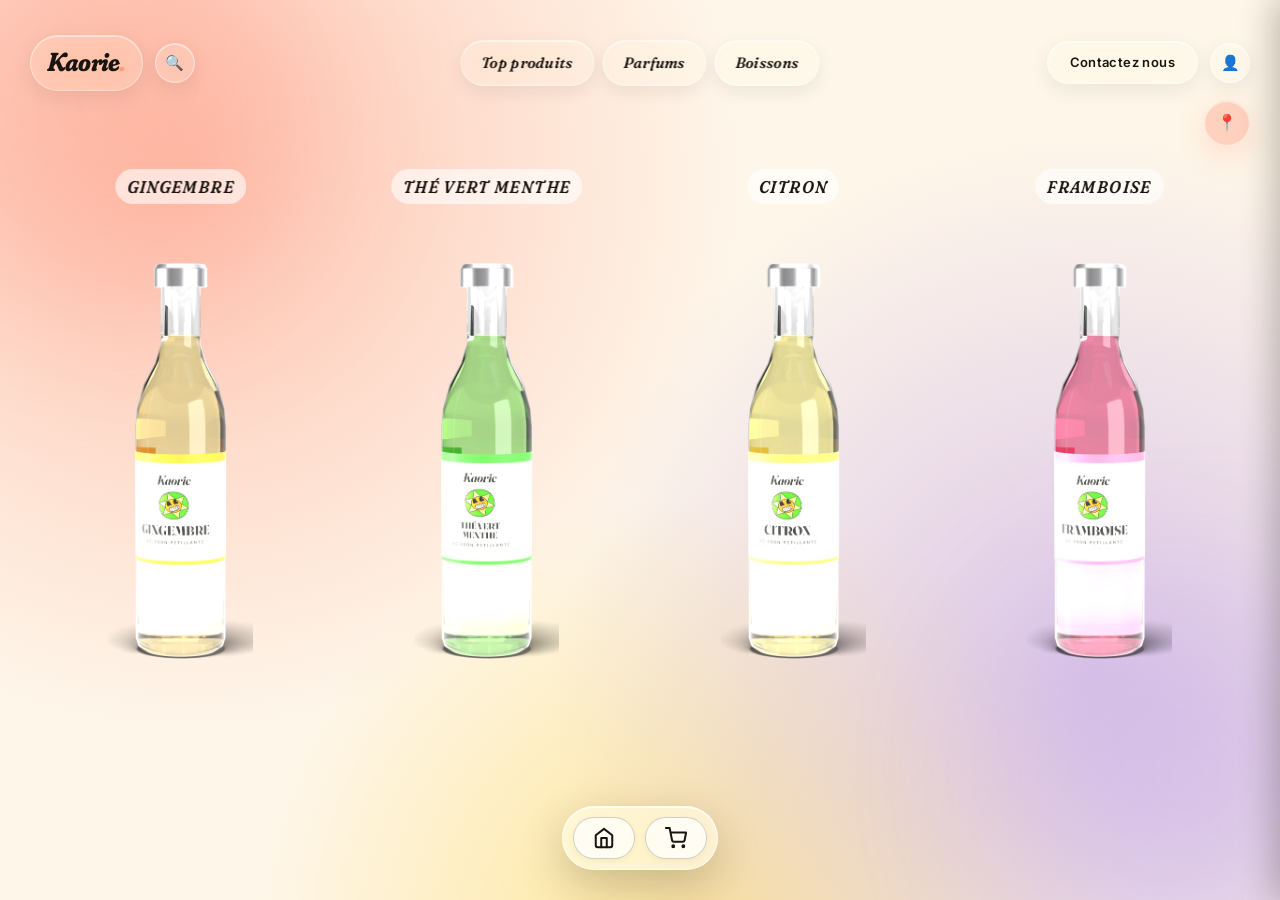
<file: boissons.html>
<!DOCTYPE html>
<html lang="fr">
<head>
    <meta charset="UTF-8">
    <meta name="version" content="2026-09-22-1626">
    <meta name="viewport" content="width=device-width, initial-scale=1.0">
    <title>Boisson — Kaorie</title>
    <link rel="icon" href="images/logo.png?v=20260922">
    <!-- feuille:common -->
    <style data-feuille="common">

/* Les polices du site : Fraunces (les titres, en italique) et Inter (le texte).
   ⚠️ L'adresse d'une police variable liste d'abord ses axes, puis une valeur
   pour CHACUN d'eux. Fraunces en a quatre — opsz, wght, SOFT, WONK — plus
   l'italique ; l'ancienne adresse n'en donnait que deux (« 9..144,400 »), et
   Google répondait « 400 : mauvaise demande ». La police n'arrivait donc
   jamais : tout le site s'affichait avec la police de secours du système. */
@import url('https://fonts.googleapis.com/css2?family=Fraunces:ital,opsz,wght,SOFT,WONK@0,9..144,100..900,0..100,0..1;1,9..144,100..900,0..100,0..1&family=Inter:wght@300..700&display=swap');


/* ======================================================================
   1. VARIABLES & POLICES
   Palette de couleurs, ombres, transitions, radius
   =================================================================== */

:root {
    --cream:        #fef6e9;
    --cream-warm:   #fbe9c8;
    --cream-deep:   #f5dcae;
    --ink:          #1a1410;
    --ink-soft:     #4a3a30;

    --peach:        #ff9b85;
    --peach-dark:   #e87862;
    --citron:       #ffd84f;
    --citron-dark:  #f0b800;
    --forest:       #0a4f3c;
    --forest-light: #1e6b54;
    --lavender:     #c4a7e7;
    --lavender-dark:#9d7dc4;
    --orange:       #ff7849;
    --pink-soft:    #ffd3c8;

    --shadow-sm:    0 3px 12px rgba(26,20,16,0.08);
    --shadow-md:    0 10px 30px rgba(26,20,16,0.12);
    --shadow-lg:    0 25px 60px rgba(26,20,16,0.18);
    --shadow-pop:   0 0 0 3px var(--ink), 8px 8px 0 0 var(--ink);

    --transition:      0.45s cubic-bezier(0.34, 1.56, 0.64, 1);
    --transition-fast: 0.25s ease;

    --radius-sm: 12px;
    --radius-md: 24px;
    --radius-lg: 40px;
    --radius-pill: 100px;
}


/* ======================================================================
   2. RESET & BASE
   Reset universel + styles body, liens, boutons
   =================================================================== */

* { margin: 0; padding: 0; box-sizing: border-box; }

html { scroll-behavior: smooth; }

body {
    font-family: 'Inter', system-ui, sans-serif;
    background: var(--cream);
    color: var(--ink);
    min-height: 100vh;
    line-height: 1.6;
    -webkit-font-smoothing: antialiased;
    overflow-x: hidden;
    position: relative;
}

a { text-decoration: none; color: inherit; }
button { cursor: pointer; font-family: inherit; border: none; background: none; }
ul { list-style: none; }
img { max-width: 100%; display: block; }


/* ======================================================================
   3. TYPOGRAPHY
   Titres avec police Fraunces
   =================================================================== */

h1, h2, h3, h4 {
    font-family: 'Fraunces', serif;
    font-weight: 700;
    letter-spacing: -0.03em;
    line-height: 1;
    font-variation-settings: "opsz" 144, "SOFT" 50, "WONK" 0;
}

h1 em, h2 em { font-style: italic; font-variation-settings: "opsz" 144, "SOFT" 100, "WONK" 1; }


/* ======================================================================
   4. ANIMATIONS PARTAGÉES
   Keyframes utilisés sur plusieurs pages
   =================================================================== */

@keyframes fadeInUp { from { opacity: 0; transform: translateY(40px); } to { opacity: 1; transform: translateY(0); } }
@keyframes fadeIn { from { opacity: 0; } to { opacity: 1; } }
@keyframes slideInRight { from { transform: translateX(110%); opacity: 0; } to { transform: translateX(0); opacity: 1; } }
@keyframes float { 0%,100% { transform: translateY(0) rotate(0); } 50% { transform: translateY(-15px) rotate(5deg); } }
@keyframes spin { from { transform: rotate(0); } to { transform: rotate(360deg); } }
@keyframes marquee { from { transform: translateX(0); } to { transform: translateX(-50%); } }
@keyframes wiggle { 0%,100% { transform: rotate(-3deg); } 50% { transform: rotate(3deg); } }
@keyframes pulse { 0%,100% { transform: scale(1); } 50% { transform: scale(1.05); } }


/* ======================================================================
   5. LOADER D'INTRO
   Écran d'accueil au chargement (style Ciao Kombucha)
   =================================================================== */

.loader-screen {
    position: fixed;
    inset: 0;
    z-index: 9999;
    background: var(--peach);
    display: flex;
    flex-direction: column;
    align-items: center;
    justify-content: center;
    overflow: hidden;
    transition: transform 1s cubic-bezier(0.76, 0, 0.24, 1);
}

.loader-screen.hide {
    transform: translateY(-100%);
}

html.loader-skip .loader-screen { display: none !important; }

.loader-greeting {
    font-family: 'Fraunces', serif;
    font-style: italic;
    font-size: 16px;
    color: var(--ink);
    letter-spacing: 0.2em;
    text-transform: uppercase;
    margin-bottom: 15px;
    animation: fadeInUp 0.6s ease-out both;
}

.loader-logo {
    position: relative;
    display: inline-block;
    font-family: 'Fraunces', serif;
    font-style: italic;
    font-weight: 800;
    font-size: clamp(100px, 24vw, 320px);
    letter-spacing: -0.05em;
    line-height: 0.9;
    text-align: center;
    font-variation-settings: "opsz" 144, "SOFT" 100, "WONK" 1;

    color: rgba(26, 20, 16, 0.12);

    animation: fadeInUp 0.9s 0.15s cubic-bezier(0.34, 1.56, 0.64, 1) both;
}

.loader-logo::before {
    content: attr(data-text);
    position: absolute;
    left: 0;
    top: 0;
    width: var(--loader-progress, 0%);
    overflow: hidden;
    white-space: nowrap;
    color: var(--ink);

    font-family: inherit;
    font-style: inherit;
    font-weight: inherit;
    letter-spacing: inherit;
    line-height: inherit;
    font-variation-settings: inherit;

    transition: width 0.18s linear;
    pointer-events: none;
}

.loader-tagline {
    position: absolute;
    bottom: 50px;
    right: 50px;
    font-family: 'Fraunces', serif;
    font-style: italic;
    font-size: 14px;
    color: var(--ink);
    letter-spacing: 0.25em;
    text-transform: uppercase;
    text-align: right;
    line-height: 1.7;
    animation: fadeIn 0.6s 0.4s both;
}

.loader-sparkle {
    position: absolute;
    color: var(--ink);
    animation: spin 7s linear infinite;
}

.loader-sparkle.ls1 { top: 12%; right: 12%; font-size: 36px; }
.loader-sparkle.ls2 { top: 18%; left: 14%; font-size: 24px; animation-duration: 9s; }
.loader-sparkle.ls3 { bottom: 22%; right: 22%; font-size: 30px; animation-duration: 11s; }
.loader-sparkle.ls4 { top: 50%; right: 6%; font-size: 20px; animation-duration: 6s; }

html.loader-active, html.loader-active body { overflow: hidden; height: 100%; }


/* ======================================================================
   17. RESPONSIVE
   Adaptations pour tablettes et mobile
   =================================================================== */

@media (max-width: 700px) {
    .loader-counter { left: 25px; bottom: 25px; }
    .loader-tagline { right: 25px; bottom: 30px; font-size: 11px; }
    .loader-sparkle.ls1, .loader-sparkle.ls3 { font-size: 22px; }
}


/* ======================================================================
   6. SEARCH DROPDOWN
   Recherche progressive avec clip-path (effet liquid glass)
   =================================================================== */

.search-overlay {
    position: fixed;
    top: 42px;            
    left: 150px;          
    z-index: 90;          
    width: min(340px, calc(100vw - 540px));

    transform: translateX(-15px);
    opacity: 0;
    pointer-events: none;
    transition:
        transform 0.55s cubic-bezier(0.34, 1.56, 0.64, 1),
        opacity 0.3s ease;
}

.search-overlay.open {
    transform: translateX(0);
    opacity: 1;
    pointer-events: auto;
}

.search-input-wrap {
    position: relative;

    background: rgba(255, 255, 255, 0.22);
    backdrop-filter: blur(24px) saturate(200%);
    -webkit-backdrop-filter: blur(24px) saturate(200%);
    border-radius: 100px;
    border: 1px solid rgba(255, 255, 255, 0.4);
    box-shadow:
        inset 0 1px 0 rgba(255, 255, 255, 0.55),
        inset 0 -1px 0 rgba(255, 255, 255, 0.15),
        0 8px 24px rgba(26, 20, 16, 0.12);

    clip-path: inset(0 100% 0 0 round 100px);
    transition: clip-path 0.55s cubic-bezier(0.34, 1.56, 0.64, 1);
}

.search-overlay.open .search-input-wrap {
    clip-path: inset(0 0 0 0 round 100px);
}

.search-input {
    width: 100%;
    padding: 11px 26px 11px 50px;  
    font-size: 14px;
    font-family: 'Inter', sans-serif;
    background: transparent;
    border: none;
    color: var(--ink);
    border-radius: 100px;
    outline: none;
    text-shadow: 0 1px 0 rgba(255, 255, 255, 0.3);

    opacity: 0;
    transition: opacity 0.3s 0.35s;
}

.search-overlay.open .search-input {
    opacity: 1;
}

.search-input::placeholder {
    color: var(--ink-soft);
    font-style: italic;
    opacity: 0.7;
}

.search-results {
    margin-top: 10px;
    background: rgba(255, 255, 255, 0.28);
    backdrop-filter: blur(28px) saturate(200%);
    -webkit-backdrop-filter: blur(28px) saturate(200%);
    border-radius: 24px;
    border: 1px solid rgba(255, 255, 255, 0.4);
    box-shadow:
        inset 0 1px 0 rgba(255, 255, 255, 0.5),
        0 12px 35px rgba(26, 20, 16, 0.15);
    overflow: hidden;
    max-height: 60vh;
    overflow-y: auto;

    opacity: 0;
    transform: translateY(-8px);
    transition: opacity 0.3s 0.4s, transform 0.3s 0.4s;
}

.search-results:empty {
    display: none;
}

.search-overlay.open .search-results:not(:empty) {
    opacity: 1;
    transform: translateY(0);
}

.search-results:empty {
    display: none;
}

.search-count {
    padding: 12px 24px 8px;
    font-family: 'Fraunces', serif;
    font-style: italic;
    font-size: 11px;
    color: var(--ink-soft);
    letter-spacing: 0.1em;
    text-transform: uppercase;
    border-bottom: 1px solid rgba(0, 0, 0, 0.05);
}

.search-count em {
    color: var(--peach-dark);
    font-weight: 600;
    font-style: italic;
}

.search-result-item {
    display: block;
    padding: 13px 24px;
    border-bottom: 1px solid rgba(0, 0, 0, 0.05);
    color: var(--ink);
    text-decoration: none;
    transition: all 0.2s ease;
    animation: fadeInDown 0.3s ease-out both;
}

@keyframes fadeInDown {
    from { opacity: 0; transform: translateY(-8px); }
    to   { opacity: 1; transform: translateY(0); }
}

.search-result-item:last-child { border-bottom: none; }

.search-result-item:hover {
    background: rgba(255, 155, 133, 0.18);
    padding-left: 32px;
}

.search-result-item .name {
    font-family: 'Fraunces', serif;
    font-style: italic;
    font-weight: 600;
    font-size: 17px;
    color: var(--ink);
    line-height: 1.2;
}

.search-result-item .meta {
    display: block;
    font-family: 'Inter', sans-serif;
    font-style: normal;
    font-size: 11px;
    color: var(--ink-soft);
    text-transform: uppercase;
    letter-spacing: 0.12em;
    margin-top: 3px;
}

.search-no-results {
    padding: 30px 24px;
    text-align: center;
    font-family: 'Fraunces', serif;
    font-style: italic;
    font-size: 14px;
    color: var(--ink-soft);
    line-height: 1.6;
}

@media (max-width: 600px) {
    .search-overlay {
        width: calc(100vw - 30px);
        top: 75px;
    }
}


/* ======================================================================
   7. MENU BURGER OVERLAY
   Panneau de navigation alternative
   =================================================================== */

.menu-panel {
    position: fixed;
    inset: 0;
    z-index: 500;
    display: flex;
    flex-direction: column;
    align-items: center;
    justify-content: center;

    background: rgba(254, 246, 233, 0.7);
    backdrop-filter: blur(30px) saturate(180%);
    -webkit-backdrop-filter: blur(30px) saturate(180%);

    opacity: 0;
    pointer-events: none;
    transition: opacity 0.5s cubic-bezier(0.4, 0, 0.2, 1);
}

.menu-panel.open {
    opacity: 1;
    pointer-events: auto;
}

.menu-close {
    position: absolute;
    top: 30px;
    right: 40px;
    width: 48px;
    height: 48px;
    border-radius: 50%;
    background: rgba(255, 255, 255, 0.25);
    backdrop-filter: blur(20px) saturate(180%);
    -webkit-backdrop-filter: blur(20px) saturate(180%);
    border: 1px solid rgba(255, 255, 255, 0.4);
    box-shadow:
        inset 0 1px 0 rgba(255, 255, 255, 0.5),
        0 6px 20px rgba(26, 20, 16, 0.1);
    font-size: 22px;
    color: var(--ink);
    cursor: pointer;
    transition: all var(--transition);
}

.menu-close:hover {
    background: var(--peach);
    transform: rotate(90deg) scale(1.1);
}

.menu-nav {
    display: flex;
    flex-direction: column;
    gap: 8px;
    text-align: center;
}

.menu-nav a {
    font-family: 'Fraunces', serif;
    font-style: italic;
    font-weight: 700;
    font-size: clamp(36px, 6vw, 78px);
    color: var(--ink);
    letter-spacing: -0.03em;
    font-variation-settings: "opsz" 144, "SOFT" 100, "WONK" 1;
    line-height: 1.1;
    padding: 4px 16px;
    position: relative;
    transition: color 0.3s, transform 0.4s cubic-bezier(0.34, 1.56, 0.64, 1);

    opacity: 0;
    transform: translateY(40px);
}

.menu-panel.open .menu-nav a {
    opacity: 1;
    transform: translateY(0);
    transition: opacity 0.6s, transform 0.7s cubic-bezier(0.34, 1.56, 0.64, 1), color 0.3s;
}

.menu-panel.open .menu-nav a:nth-child(1) { transition-delay: 0.15s; }
.menu-panel.open .menu-nav a:nth-child(2) { transition-delay: 0.22s; }
.menu-panel.open .menu-nav a:nth-child(3) { transition-delay: 0.29s; }
.menu-panel.open .menu-nav a:nth-child(4) { transition-delay: 0.36s; }
.menu-panel.open .menu-nav a:nth-child(5) { transition-delay: 0.43s; }
.menu-panel.open .menu-nav a:nth-child(6) { transition-delay: 0.50s; }
.menu-panel.open .menu-nav a:nth-child(7) { transition-delay: 0.57s; }

.menu-nav a:hover {
    color: var(--peach-dark);
    transform: translateY(-3px) rotate(-1deg) !important;
}

.menu-panel .menu-sparkle {
    position: absolute;
    color: var(--ink);
    animation: spin 8s linear infinite;
    opacity: 0.5;
}
.menu-panel .menu-sparkle.ms1 { top: 15%; left: 12%; font-size: 30px; }
.menu-panel .menu-sparkle.ms2 { bottom: 18%; right: 15%; font-size: 24px; animation-duration: 10s; }
.menu-panel .menu-sparkle.ms3 { top: 25%; right: 18%; font-size: 20px; animation-duration: 12s; }

html.menu-open, html.menu-open body { overflow: hidden; }

.icon-btn.menu-toggle.active { background: var(--peach); }

.icon-btn#music-toggle.playing,
#music-toggle.playing {
    background: rgba(255, 155, 133, 0.6);
    border-color: rgba(255, 255, 255, 0.55);
    color: var(--ink);
    animation: pulse 1.5s ease-in-out infinite;
    box-shadow:
        inset 0 1px 0 rgba(255, 255, 255, 0.6),
        0 0 0 0 rgba(255, 155, 133, 0.7),
        0 6px 20px rgba(255, 120, 73, 0.25);
}

#music-toggle.playing::before {
    content: "";
    position: absolute;
    inset: -1px;
    border-radius: 50%;
    border: 2px solid var(--peach);
    animation: pulse-ring 1.8s cubic-bezier(0.4, 0, 0.2, 1) infinite;
    pointer-events: none;
}

@keyframes pulse-ring {
    0%   { transform: scale(1);   opacity: 0.8; }
    100% { transform: scale(1.6); opacity: 0; }
}


/* ======================================================================
   8. HEADER (sticky)
   Barre de navigation principale collée en haut
   =================================================================== */

.header {
    position: sticky;
    top: 15px;
    z-index: 100;
    display: flex;
    align-items: center;
    justify-content: space-between;
    padding: 20px 30px;

    background: transparent;
    border: none;
    box-shadow: none;
    backdrop-filter: none;
    -webkit-backdrop-filter: none;

    animation: fadeIn 0.6s ease-out both;
}

.header-left { display: flex; align-items: center; gap: 12px; }

.logo {
    font-family: 'Fraunces', serif;
    font-size: 26px;
    font-weight: 700;
    letter-spacing: -0.03em;
    color: var(--ink);
    font-style: italic;
    font-variation-settings: "opsz" 144, "SOFT" 100, "WONK" 1;
    padding: 6px 16px;
    border-radius: 100px;

    background: rgba(255, 255, 255, 0.22);
    backdrop-filter: blur(20px) saturate(180%);
    -webkit-backdrop-filter: blur(20px) saturate(180%);
    border: 1px solid rgba(255, 255, 255, 0.4);
    box-shadow:
        inset 0 1px 0 rgba(255, 255, 255, 0.5),
        0 6px 20px rgba(26, 20, 16, 0.08);

    transition: all var(--transition);
}

.logo:hover {
    transform: rotate(-3deg) scale(1.05);
    background: rgba(255, 255, 255, 0.32);
}

.logo span { color: var(--peach); }

.search-icon, .icon-btn {
    position: relative;
    width: 40px;
    height: 40px;
    border-radius: 50%;
    display: flex;
    align-items: center;
    justify-content: center;
    font-size: 15px;
    color: var(--ink);

    background: rgba(255, 255, 255, 0.22);
    backdrop-filter: blur(20px) saturate(180%);
    -webkit-backdrop-filter: blur(20px) saturate(180%);
    border: 1px solid rgba(255, 255, 255, 0.4);
    box-shadow:
        inset 0 1px 0 rgba(255, 255, 255, 0.55),
        inset 0 -1px 0 rgba(255, 255, 255, 0.15),
        0 6px 20px rgba(26, 20, 16, 0.08);

    transition: all var(--transition);
}

.search-icon:hover, .icon-btn:hover {
    background: rgba(255, 255, 255, 0.35);
    border-color: rgba(255, 255, 255, 0.6);
    transform: translateY(-2px) scale(1.05);
    box-shadow:
        inset 0 1px 0 rgba(255, 255, 255, 0.7),
        0 10px 30px rgba(26, 20, 16, 0.12);
}

.header-center {
    position: absolute;
    left: 50%;
    top: 50%;
    transform: translate(-50%, -50%);
    display: flex;
    align-items: center;
    gap: 8px;
    z-index: 1;
}

.header-center a {
    padding: 10px 20px;
    border-radius: 100px;
    font-family: 'Fraunces', serif;
    font-style: italic;
    font-size: 15px;
    font-weight: 600;
    letter-spacing: 0.02em;
    color: var(--ink);
    white-space: nowrap;

    background: rgba(255, 255, 255, 0.22);
    backdrop-filter: blur(20px) saturate(180%);
    -webkit-backdrop-filter: blur(20px) saturate(180%);
    border: 1px solid rgba(255, 255, 255, 0.4);
    box-shadow:
        inset 0 1px 0 rgba(255, 255, 255, 0.55),
        inset 0 -1px 0 rgba(255, 255, 255, 0.15),
        0 6px 18px rgba(26, 20, 16, 0.08);

    transition: all var(--transition);
}

.header-center a:hover {
    background: var(--peach);
    border-color: rgba(255, 255, 255, 0.7);
    transform: translateY(-2px);
    box-shadow:
        inset 0 1px 0 rgba(255, 255, 255, 0.7),
        0 10px 25px rgba(255, 120, 73, 0.25);
}

@media (max-width: 900px) {
    .header-center { display: none; }
}

.header-right { display: flex; align-items: center; gap: 12px; }

.contact-btn {
    padding: 10px 22px;
    border-radius: var(--radius-pill);
    color: var(--ink);
    font-size: 13px;
    font-weight: 600;
    letter-spacing: 0.03em;

    background: rgba(255, 255, 255, 0.22);
    backdrop-filter: blur(20px) saturate(180%);
    -webkit-backdrop-filter: blur(20px) saturate(180%);
    border: 1px solid rgba(255, 255, 255, 0.4);
    box-shadow:
        inset 0 1px 0 rgba(255, 255, 255, 0.55),
        inset 0 -1px 0 rgba(255, 255, 255, 0.15),
        0 6px 20px rgba(26, 20, 16, 0.08);

    transition: all var(--transition);
}

.contact-btn:hover {
    
    background: radial-gradient(circle at 30% 30%, rgba(255, 155, 133, 0.85) 0%, rgba(255, 120, 73, 0.6) 100%);
    border-color: rgba(255, 255, 255, 0.6);
    transform: translateY(-2px) scale(1.02);
    box-shadow:
        inset 0 1px 0 rgba(255, 255, 255, 0.7),
        0 10px 30px rgba(255, 120, 73, 0.25);
}


/* ======================================================================
   10. ICÔNE LOCALISATION
   Bouton 📍 fixed avec pulse-ring décoratif
   =================================================================== */

.location-icon {
    position: fixed;
    right: 30px;
    top: 100px;
    z-index: 99;
    width: 46px;
    height: 46px;
    border-radius: 50%;
    color: var(--ink);
    display: flex;
    align-items: center;
    justify-content: center;

    background: rgba(255, 155, 133, 0.4);
    backdrop-filter: blur(24px) saturate(200%);
    -webkit-backdrop-filter: blur(24px) saturate(200%);
    border: 1px solid rgba(255, 255, 255, 0.45);
    box-shadow:
        inset 0 1px 0 rgba(255, 255, 255, 0.6),
        0 10px 30px rgba(255, 120, 73, 0.2);

    transition: all var(--transition);
    animation: float 4s ease-in-out infinite;
}

.location-icon:hover {
    transform: scale(1.15) rotate(-10deg);
    background: rgba(255, 216, 79, 0.5); 
}


/* ======================================================================
   9. MAIN (layout)
   Conteneur principal et utilitaires de mise en page
   =================================================================== */

.main {
    padding: 50px 40px 140px;
    min-height: calc(100vh - 130px);
    position: relative;
}

.page-title {
    text-align: center;
    font-size: clamp(60px, 10vw, 130px);
    margin-bottom: 50px;
    letter-spacing: -0.04em;
    animation: fadeInUp 0.8s cubic-bezier(0.4, 0, 0.2, 1) both;
}

.page-title em { color: var(--peach); }

.cart-backdrop {
    position: fixed;
    inset: 0;
    background: rgba(26, 20, 16, 0.4);
    backdrop-filter: blur(4px);
    -webkit-backdrop-filter: blur(4px);
    z-index: 90;
    opacity: 0;
    pointer-events: none;
    transition: opacity 0.4s ease;
}
.cart-backdrop.open {
    opacity: 1;
    pointer-events: auto;
}


/* ======================================================================
   11. DRAWER PANIER
   Panneau glissant depuis la droite (Léa)
   =================================================================== */

.cart-drawer {
    position: fixed;
    top: 0;
    right: 0;
    width: 420px;
    max-width: 92vw;
    height: 100vh;
    background: var(--cream);
    border-left: 2px solid var(--ink);
    box-shadow: -8px 0 30px rgba(26, 20, 16, 0.25);
    padding: 60px 30px 30px;
    display: flex;
    flex-direction: column;
    z-index: 100;
    transform: translateX(100%);
    transition: transform 0.5s cubic-bezier(0.34, 1.56, 0.64, 1);
}
.cart-drawer.open {
    transform: translateX(0);
}

.cart-drawer-close {
    position: absolute;
    top: 18px;
    right: 18px;
    width: 38px;
    height: 38px;
    border-radius: 50%;
    border: 1.5px solid var(--ink);
    background: var(--cream);
    color: var(--ink);
    font-size: 22px;
    line-height: 1;
    cursor: pointer;
    transition: all var(--transition-fast);
    z-index: 2;
    display: flex;
    align-items: center;
    justify-content: center;
}
.cart-drawer-close:hover {
    background: var(--peach);
    transform: rotate(90deg);
}

.cart-clear-btn {
    width: 100%;
    margin-top: 10px;
    padding: 10px;
    background: transparent;
    color: var(--ink-soft);
    border: 1.5px solid var(--ink-soft);
    border-radius: var(--radius-pill);
    font-family: 'Fraunces', serif;
    font-style: italic;
    font-size: 12px;
    cursor: pointer;
    transition: all var(--transition-fast);
}
.cart-clear-btn:hover {
    background: var(--ink);
    color: var(--cream);
    border-color: var(--ink);
}

.cart-drawer .cart-items {
    flex: 1;
    overflow-y: auto;
}

/* La contenance d'une ligne du panier (« 50 ml », « 1 L »). C'est elle qui
   distingue deux lignes du même produit : discrète, mais toujours lue. */
.cart-item-size {
    display: block;
    font: 11px/1.5 'Inter', sans-serif;
    letter-spacing: 0.04em;
    color: color-mix(in srgb, var(--ink) 62%, transparent);
    margin-top: 2px;
}

.cart-item-engraving {
    display: inline-flex;
    align-items: center;
    gap: 6px;
    margin-top: 4px;
    font-family: 'Fraunces', serif;
    font-style: italic;
    font-size: 12px;
    color: var(--peach-dark);
    letter-spacing: 0.02em;
}
.cart-item-engraving::before {
    content: "✦";
    font-size: 11px;
    color: var(--peach-dark);
}


/* ======================================================================
   12. MODAL DE GRAVURE
   Personnalisation des flacons (Mathis)
   =================================================================== */

.engraving-modal {
    position: fixed;
    top: 50%;
    left: 50%;
    transform: translate(-50%, -50%) scale(0.9);
    width: 460px;
    max-width: 92vw;
    background: var(--cream);
    border: 2px solid var(--ink);
    border-radius: var(--radius-md);
    box-shadow: 8px 8px 0 0 var(--ink);
    padding: 50px 36px 36px;
    z-index: 110;
    opacity: 0;
    pointer-events: none;
    transition: all 0.5s cubic-bezier(0.34, 1.56, 0.64, 1);
}
.engraving-modal.open {
    opacity: 1;
    pointer-events: auto;
    transform: translate(-50%, -50%) scale(1);
}

.engraving-modal .modal-close {
    position: absolute;
    top: 14px;
    right: 14px;
    width: 38px;
    height: 38px;
    border-radius: 50%;
    border: 1.5px solid var(--ink);
    background: var(--cream);
    color: var(--ink);
    font-size: 22px;
    line-height: 1;
    cursor: pointer;
    transition: all var(--transition-fast);
    display: flex;
    align-items: center;
    justify-content: center;
}
.engraving-modal .modal-close:hover {
    background: var(--peach);
    transform: rotate(90deg);
}

.engraving-modal h3 {
    font-family: 'Fraunces', serif;
    font-style: italic;
    font-size: 26px;
    font-weight: 700;
    color: var(--ink);
    text-align: center;
    margin-bottom: 8px;
    font-variation-settings: "opsz" 144, "SOFT" 100, "WONK" 1;
}

.engraving-modal .modal-desc {
    font-family: 'Fraunces', serif;
    font-style: italic;
    font-size: 13px;
    color: var(--ink-soft);
    text-align: center;
    margin-bottom: 28px;
    line-height: 1.5;
}

.engraving-preview {
    background: linear-gradient(135deg, #f5e9d0 0%, #ffe6b8 100%);
    border: 1.5px solid var(--ink);
    border-radius: var(--radius-sm);
    padding: 24px 16px;
    text-align: center;
    margin-bottom: 22px;
    min-height: 80px;
    display: flex;
    align-items: center;
    justify-content: center;
    box-shadow: inset 0 2px 8px rgba(26, 20, 16, 0.08);
    position: relative;
    overflow: hidden;
}

.engraving-preview::before {
    content: "✦";
    position: absolute;
    top: 10px;
    left: 14px;
    font-size: 12px;
    color: var(--peach-dark);
    opacity: 0.5;
}
.engraving-preview::after {
    content: "✦";
    position: absolute;
    bottom: 10px;
    right: 14px;
    font-size: 12px;
    color: var(--peach-dark);
    opacity: 0.5;
}

.engraving-preview-text {
    font-family: 'Fraunces', serif;
    font-style: italic;
    font-size: 26px;
    font-weight: 600;
    color: var(--ink);
    letter-spacing: 0.04em;
    
    text-shadow:
        0 1px 0 rgba(255, 255, 255, 0.5),
        0 -1px 1px rgba(26, 20, 16, 0.25);
    font-variation-settings: "opsz" 144, "SOFT" 50, "WONK" 1;
    transition: opacity 0.3s ease;
}

.engraving-preview-text.placeholder {
    opacity: 0.35;
    font-style: italic;
}

.engraving-input-wrap {
    position: relative;
    margin-bottom: 24px;
}

.engraving-input {
    width: 100%;
    padding: 14px 60px 14px 18px;
    background: var(--cream-warm);
    border: 1.5px solid var(--ink);
    border-radius: var(--radius-pill);
    font-family: 'Fraunces', serif;
    font-style: italic;
    font-size: 16px;
    color: var(--ink);
    outline: none;
    transition: all var(--transition-fast);
}
.engraving-input::placeholder {
    color: var(--ink-soft);
    opacity: 0.5;
}
.engraving-input:focus {
    border-color: var(--peach-dark);
    box-shadow: 0 0 0 3px rgba(255, 155, 133, 0.2);
}

.engraving-input-wrap .char-count {
    position: absolute;
    top: 50%;
    right: 18px;
    transform: translateY(-50%);
    font-family: 'Fraunces', serif;
    font-style: italic;
    font-size: 12px;
    color: var(--ink-soft);
    pointer-events: none;
}

.engraving-modal .modal-confirm {
    width: 100%;
    padding: 16px;
    
    background: linear-gradient(135deg, #1a1410 0%, #2a221c 100%);
    color: var(--cream);
    border: 1.5px solid var(--ink);
    border-radius: var(--radius-pill);
    font-family: 'Fraunces', serif;
    font-style: italic;
    font-size: 14px;
    font-weight: 600;
    letter-spacing: 0.04em;
    cursor: pointer;
    transition: all var(--transition);
}
.engraving-modal .modal-confirm:hover {
    
    background: radial-gradient(circle at 50% 50%, var(--peach) 0%, #ff9b85 100%);
    color: var(--ink);
    transform: translate(-2px, -2px);
    box-shadow: 4px 4px 0 0 var(--ink);
}
.engraving-modal .modal-confirm:disabled {
    opacity: 0.5;
    cursor: not-allowed;
    transform: none;
    box-shadow: none;
}


/* ======================================================================
   13. BANDEAU COOKIES
   Apparition 1s + flou si refus (SAE 203 obligatoire)
   =================================================================== */

.cookie-banner {
    position: fixed;
    bottom: 0;
    left: 0;
    right: 0;
    background: linear-gradient(180deg, rgba(254, 246, 233, 0.97) 0%, var(--cream) 100%);
    border-top: 2px solid var(--ink);
    box-shadow: 0 -8px 30px rgba(26, 20, 16, 0.15);
    padding: 24px 36px;
    z-index: 200;
    transform: translateY(100%);
    transition: transform 0.5s cubic-bezier(0.34, 1.56, 0.64, 1);
    display: flex;
    align-items: center;
    justify-content: space-between;
    gap: 30px;
    flex-wrap: wrap;
}
.cookie-banner.show {
    transform: translateY(0);
}

.cookie-text {
    font-family: 'Fraunces', serif;
    font-style: italic;
    font-size: 15px;
    color: var(--ink);
    line-height: 1.5;
    flex: 1;
    min-width: 280px;
}
.cookie-text strong {
    font-weight: 700;
    color: var(--peach-dark);
    font-style: normal;
}

.cookie-options {
    display: flex;
    gap: 18px;
    align-items: center;
}

.cookie-option {
    display: flex;
    align-items: center;
    gap: 10px;
    cursor: pointer;
    padding: 10px 18px;
    border-radius: 50px;
    border: 1.5px solid var(--ink);
    background: var(--cream);
    font-family: 'Fraunces', serif;
    font-style: italic;
    font-size: 14px;
    transition: all var(--transition-fast);
    user-select: none;
}
.cookie-option:hover {
    background: var(--peach);
    transform: translate(-2px, -2px);
    box-shadow: 3px 3px 0 0 var(--ink);
}
.cookie-option input[type="checkbox"] {
    width: 18px;
    height: 18px;
    accent-color: var(--peach-dark);
    cursor: pointer;
}

/* Le floutage qui suivait un refus des cookies a été retiré le 22/09/2026.
   Refuser rendait le site inutilisable — tout flou, plus rien de cliquable,
   et aucun moyen de revenir en arrière. Un refus coupe maintenant le suivi
   des clics (la seule chose que le site enregistrait) et rien d'autre. */


/* ======================================================================
   14. ANIMATION CLIC BOUTON
   btn-pop : agrandissement progressif au clic (SAE 203 point e)
   =================================================================== */

@keyframes btn-pop {
    0%   { transform: scale(1); }
    50%  { transform: scale(1.12); }
    100% { transform: scale(1); }
}
.btn-clicked {
    animation: btn-pop 0.4s cubic-bezier(0.34, 1.56, 0.64, 1);
}

@keyframes btn-pop-centered {
    0%   { transform: translateX(-50%) scale(1); }
    50%  { transform: translateX(-50%) scale(1.12); }
    100% { transform: translateX(-50%) scale(1); }
}
.btn-clicked-centered {
    animation: btn-pop-centered 0.4s cubic-bezier(0.34, 1.56, 0.64, 1);
}


/* ======================================================================
   15. FOOTER NAV
   Barre flottante en bas avec icônes principales
   =================================================================== */

.footer-nav {
    position: fixed;
    bottom: 30px;
    
    left: 0;
    right: 0;
    margin: 0 auto;
    width: fit-content;
    display: flex;
    gap: 10px;
    padding: 10px;
    border-radius: 50px;
    z-index: 60;

    background: rgba(255, 255, 255, 0.55);
    backdrop-filter: blur(28px) saturate(200%);
    -webkit-backdrop-filter: blur(28px) saturate(200%);
    border: 1.5px solid rgba(255, 255, 255, 0.75);
    box-shadow:
        inset 0 1px 0 rgba(255, 255, 255, 0.9),
        0 15px 45px rgba(26, 20, 16, 0.22);

    animation: fadeInUp 0.6s 0.3s cubic-bezier(0.4, 0, 0.2, 1) both;
}

.footer-nav .icon-btn {
    width: 62px;
    height: 42px;
    border-radius: 30px;
    background: rgba(255, 255, 255, 0.55);
    backdrop-filter: blur(10px);
    border: 1.5px solid rgba(0, 0, 0, 0.18);
    box-shadow:
        inset 0 1px 0 rgba(255, 255, 255, 0.85),
        0 2px 6px rgba(26, 20, 16, 0.05);
    color: var(--ink);
    transition: all var(--transition);
}

.footer-nav .icon-btn:hover {
    background: var(--peach);
    border-color: var(--ink);
    color: var(--ink);
    transform: translateY(-3px);
    box-shadow:
        inset 0 1px 0 rgba(255, 255, 255, 0.5),
        0 8px 22px rgba(255, 120, 73, 0.3);
}

.footer-nav .icon-btn svg {
    width: 22px;
    height: 22px;
    stroke: currentColor;
    stroke-width: 2.2;
    fill: none;
    stroke-linecap: round;
    stroke-linejoin: round;
}


/* ======================================================================
   16. BLOBS DÉCORATIFS
   Cercles colorés flottants en fond
   =================================================================== */

.blob {
    position: fixed;
    border-radius: 50%;
    filter: blur(80px);
    opacity: 0.4;
    z-index: 0;
    pointer-events: none;
}

.blob.b1 { width: 400px; height: 400px; background: var(--peach); top: -100px; left: -100px; animation: float 12s ease-in-out infinite; }
.blob.b2 { width: 350px; height: 350px; background: var(--lavender); bottom: -50px; right: -80px; animation: float 15s ease-in-out infinite reverse; }
.blob.b3 { width: 250px; height: 250px; background: var(--citron); top: 50%; left: 50%; animation: float 10s ease-in-out infinite; }

@media (max-width: 1100px) {
    .products-grid { grid-template-columns: repeat(2, 1fr); }
    .product-detail-wrap { padding: 20px 10px; }
    .product-description-box {
        position: relative;
        left: auto;
        bottom: auto;
        transform: none;
        margin-top: 30px;
    }
    .cart-sidebar {
        position: relative;
        right: auto;
        top: auto;
        width: 100%;
        max-width: 480px;
        margin: 30px auto;
    }
}

@media (max-width: 700px) {
    .marquee-track span { font-size: 12px; padding: 0 15px; }
    .header { padding: 15px 20px; top: 32px; }
    .header-center { display: none; }
    .contact-btn { display: none; }
    .location-icon { top: auto; bottom: 100px; right: 20px; }
    .main { padding: 30px 20px 140px; }
    .page-title { font-size: 50px; margin-bottom: 30px; }
    .hero { height: 65vh; }
    .products-grid { grid-template-columns: 1fr; gap: 20px; }
    .product-detail-carousel { gap: 15px; }
    .product-detail-img { width: 240px; }
    .arrow-nav { width: 50px; height: 50px; }
    .form-container { padding: 30px 25px; }
}

/* ======================================================================
   IMAGES DES PRODUITS
   Une seule définition pour tout le site : la classe du produit
   (`parfum-1`, `boisson-3`…) porte son image, où qu'elle soit posée —
   vignette du catalogue, miniature d'une fiche, ligne du panier.
   C'est ici, dans la feuille chargée par TOUTES les pages, parce que le
   panier ne charge pas catalog.css : ses vignettes restaient vides.
   Les couleurs de fond, elles, restent propres à chaque page.
   =================================================================== */
.parfum-1, .parfum-2, .parfum-3, .parfum-4,
.boisson-1, .boisson-2, .boisson-3, .boisson-4 {
    background-size: contain;
    background-position: center;
    background-repeat: no-repeat;
}
.parfum-1  { background-image: url('images/parfum-blanc-cut.png?v=20260922'); }
.parfum-2  { background-image: url('images/parfum-jaune-cut.png?v=20260922'); }
.parfum-3  { background-image: url('images/parfum-noir-cut.png?v=20260922'); }
.parfum-4  { background-image: url('images/parfum-bleu-cut.png?v=20260922'); }
.boisson-1 { background-image: url('images/boisson-gingembre-cut.png?v=20260922'); }
.boisson-2 { background-image: url('images/boisson-menthe-cut.png?v=20260922'); }
.boisson-3 { background-image: url('images/boisson-citron-cut.png?v=20260922'); }
.boisson-4 { background-image: url('images/boisson-framboise-cut.png?v=20260922'); }


/* ======================================================================
   BOUTON DU MENU (petits écrans)
   La navigation du haut (.header-center) disparaît sous 700 px ; sans ce
   bouton, le panneau de menu existait dans la page mais rien ne pouvait
   l'ouvrir — impossible d'aller aux Parfums ou aux Boissons au téléphone.
   =================================================================== */
.menu-toggle { display: none; }
@media (max-width: 700px) {
    .menu-toggle { display: inline-flex; align-items: center; justify-content: center; font-size: 18px; }
}

/* ======================================================================
   SI LE VISITEUR A DEMANDÉ MOINS D'ANIMATIONS
   (Réglages système → Accessibilité → Réduire les animations)
   Vingt et un éléments du site arrivent par une animation en `both` :
   ils commencent donc invisibles et ne deviennent visibles qu'une fois
   l'animation jouée. Si quelque chose empêche cette animation, la page
   paraît vide. Ici on coupe le mouvement mais on garde tout visible.
   =================================================================== */
@media (prefers-reduced-motion: reduce) {
    *, *::before, *::after {
        animation-duration: 0.01ms !important;
        animation-iteration-count: 1 !important;
        animation-delay: 0ms !important;
        transition-duration: 0.01ms !important;
        scroll-behavior: auto !important;
    }
}

/* ======================================================================
   TÉMOIN DE FIN DE FICHIER
   Dernière règle de la feuille : elle pose une variable. Le petit script
   en tête de chaque page vérifie que la variable est là ; si elle manque,
   c'est que le navigateur n'a pas la feuille en entier, et il la recharge.
   Ne rien écrire après cette règle.
   =================================================================== */
:root { --feuille-common: ok; }

    </style>
    <!-- /feuille:common -->
    <!-- feuille:catalog -->
    <style data-feuille="catalog">


/* ======================================================================
   1. IMAGE DE FOND CATALOGUE
   Fond des pages parfums/boissons/top-produits (palette de la marque)
   =================================================================== */

body.has-catalog-bg {
    /* La photo de lac de la version d'origine (origine inconnue, donc pas de
       licence) est remplacée par la palette de la marque : crème, pêche,
       lavande, citron — les mêmes teintes que le héros et les blobs. */
    background:
        radial-gradient(circle at 15% 20%, color-mix(in srgb, var(--peach) 55%, transparent) 0%, transparent 42%),
        radial-gradient(circle at 85% 75%, color-mix(in srgb, var(--lavender) 60%, transparent) 0%, transparent 42%),
        radial-gradient(circle at 55% 105%, color-mix(in srgb, var(--citron) 55%, transparent) 0%, transparent 38%),
        var(--cream);
    background-attachment: fixed;
}

body.has-catalog-bg .main {
    padding-top: 12vh;       
    padding-bottom: 180px;   
}

body.has-top-grid .main {
    padding-top: 140px;
    padding-bottom: 170px;
}

/* Huit produits = deux rangées. Le rang (#1…#8) et le nom sont posés
   au-dessus de chaque carte : sans cette gouttière, ceux de la deuxième
   rangée viendraient sur les bouteilles de la première. */
body.has-top-grid .products-grid { row-gap: 120px; }
body.has-top-grid .bottle-card .product-img { aspect-ratio: 3 / 4.2; }

.bottles-grid .click-label { display: none; }


/* ======================================================================
   2. GRID CSS DES PRODUITS
   Grille 4 colonnes (annexe 1 & 2 SAE 203)
   =================================================================== */

.products-grid {
    display: grid;
    grid-template-columns: repeat(4, 1fr);
    gap: 25px;
    max-width: 1400px;
    margin: 0 auto;
}


/* ======================================================================
   3. CARDS PRODUITS
   Cards individuelles avec animation fadeInUp
   =================================================================== */

.product-card {
    position: relative;
    cursor: pointer;
    display: flex;
    flex-direction: column;
    animation: fadeInUp 0.7s cubic-bezier(0.34, 1.56, 0.64, 1) both;
}

.product-card:nth-child(1) { animation-delay: 0.05s; }
.product-card:nth-child(2) { animation-delay: 0.15s; }
.product-card:nth-child(3) { animation-delay: 0.25s; }
.product-card:nth-child(4) { animation-delay: 0.35s; }

.product-card .click-label {
    font-family: 'Fraunces', serif;
    font-size: 13px;
    font-style: italic;
    color: var(--ink);
    text-align: center;
    margin-bottom: 10px;
    opacity: 0.6;
    transition: opacity var(--transition-fast);
}

.product-card:hover .click-label { opacity: 1; }

.product-img {
    aspect-ratio: 3 / 5;
    position: relative;
    overflow: hidden;
    border-radius: var(--radius-md);
    border: 2px solid var(--ink);
    transition: all var(--transition);
    display: flex;
    align-items: center;
    justify-content: center;
    box-shadow: 4px 4px 0 0 var(--ink);
}

.product-card:hover .product-img {
    transform: translate(-4px, -8px) rotate(-1deg);
    box-shadow: 8px 12px 0 0 var(--ink);
}

.product-img .product-label {
    position: relative;
    z-index: 3;
    font-family: 'Fraunces', serif;
    font-size: 28px;
    font-weight: 700;
    font-style: italic;
    color: var(--ink);
    letter-spacing: -0.02em;
    text-align: center;
    font-variation-settings: "opsz" 144, "SOFT" 100, "WONK" 1;
}

.product-img::after {
    content: "✦";
    position: absolute;
    top: 20px;
    right: 20px;
    font-size: 20px;
    color: var(--ink);
    opacity: 0;
    transition: opacity var(--transition);
}

.product-card:hover .product-img::after { opacity: 1; animation: spin 4s linear infinite; }


/* ======================================================================
   6. PODIUM TOP 4 (badges #1 #2 #3 #4)
   Badges absolute au-dessus des cards (Mathis)
   =================================================================== */

.top-card .top-rank {
    position: absolute;
    top: -90px;             
    left: 50%;
    transform: translateX(-50%);
    font-family: 'Fraunces', serif;
    font-style: italic;
    font-weight: 700;
    font-size: 22px;
    color: var(--ink);
    background: rgba(255, 255, 255, 0.9);
    backdrop-filter: blur(10px);
    padding: 6px 18px;
    border-radius: 50px;
    border: 1.5px solid var(--ink);
    box-shadow:
        inset 0 1px 0 rgba(255, 255, 255, 0.9),
        0 6px 18px rgba(26, 20, 16, 0.15);
    z-index: 6;
    line-height: 1;
    letter-spacing: -0.02em;
    transition: all var(--transition);
}

.top-card:hover .top-rank {
    background: var(--peach);
    
    transform: translate(-50%, -32px) scale(1.1) rotate(-3deg);
}

.top-card .bottle-name {
    top: -38px !important;
}

.bottle-card .bottle-name {
    position: absolute;
    top: -35px;            
    left: 50%;
    transform: translateX(-50%);
    font-family: 'Fraunces', serif;
    font-style: italic;
    font-size: 17px;
    font-weight: 600;
    text-transform: uppercase;
    letter-spacing: 0.08em;
    color: var(--ink);
    z-index: 4;
    text-align: center;
    white-space: nowrap;
    padding: 4px 12px;
    background: rgba(255, 255, 255, 0.6);
    backdrop-filter: blur(8px);
    border-radius: 50px;
    transition: all var(--transition);
}

.parfum-3 .bottle-name {
    color: var(--cream);
    background: rgba(26, 20, 16, 0.45);
}


/* ======================================================================
   4. STYLE FLACONS (style Ciao)
   Animation bottle-float + hover scale/rotate
   =================================================================== */

.bottles-grid .bottle-card {
    animation:
        fadeInUp 0.7s cubic-bezier(0.34, 1.56, 0.64, 1) both,
        bottle-float 4s ease-in-out infinite;
}

.bottles-grid .bottle-card:nth-child(1) { animation-delay: 0.05s, 0s;    }
.bottles-grid .bottle-card:nth-child(2) { animation-delay: 0.15s, 0.5s;  }
.bottles-grid .bottle-card:nth-child(3) { animation-delay: 0.25s, 1s;    }
.bottles-grid .bottle-card:nth-child(4) { animation-delay: 0.35s, 1.5s;  }
.bottles-grid .bottle-card:nth-child(5) { animation-delay: 0.45s, 2s;    }
.bottles-grid .bottle-card:nth-child(6) { animation-delay: 0.55s, 2.5s;  }
.bottles-grid .bottle-card:nth-child(7) { animation-delay: 0.65s, 3s;    }
.bottles-grid .bottle-card:nth-child(8) { animation-delay: 0.75s, 3.5s;  }

@keyframes bottle-float {
    0%, 100% { transform: translateY(0); }
    50%      { transform: translateY(-12px); }
}

.bottles-grid .bottle-card:hover .product-img {
    transform: scale(1.06) translate(-4px, -10px) rotate(-2deg);
    box-shadow: 12px 18px 0 0 var(--ink), 0 25px 50px rgba(26, 20, 16, 0.3);
}

.bottles-grid .bottle-card:hover .bottle-name {
    background: var(--ink);
    color: var(--cream);
    transform: translateX(-50%) scale(1.08);
}


/* ======================================================================
   5. COULEURS DES CARTES PRODUIT
   Une couleur de fond par produit. L'image, elle, vient de common.css
   (une seule définition pour tout le site, panier compris).
   =================================================================== */

.parfum-1 {
    background-color: var(--peach);
}
.parfum-2 {
    background-color: var(--citron);
}
.parfum-3 {
    background-color: var(--lavender);
}
.parfum-4 {
    background-color: #a8c7d8;  
}

.bottles-grid .product-img {
    background-color: transparent !important;
    background-size: contain;
    background-position: center;
    border: none !important;
    box-shadow: none !important;
    overflow: visible !important;   
}

.bottles-grid .product-img::before,
.bottles-grid .product-img::after {
    display: none !important;
}

.bottles-grid .bottle-card:hover .product-img {
    box-shadow: none !important;
}

.boisson-1 {
    background-color: var(--orange);
}
.boisson-2 {
    background-color: #b8d97f;   
}
.boisson-3 {
    background-color: var(--citron);
}
.boisson-4 {
    background-color: #f5a3c7;   
}

.top-1     { background: var(--peach); }
.top-2     { background: var(--citron); }
.top-3     { background: var(--lavender); }
.top-4     { background: #b8d97f; }


/* ======================================================================
   7. SÉLECTEUR DE THÈMES (SAE 203 annexe 2)
   Tabs avec filtrage JS [Tous] [Parfums] [Boissons]
   =================================================================== */

.theme-section {
    max-width: 1400px;
    margin: 0 auto 30px;          
}

.theme-section-title {
    font-family: 'Fraunces', serif;
    font-style: italic;
    font-size: 24px;              
    font-weight: 700;
    color: var(--ink);
    text-align: center;
    margin-bottom: 12px;          
    font-variation-settings: "opsz" 144, "SOFT" 100, "WONK" 1;
}

.theme-tabs {
    display: flex;
    justify-content: center;
    gap: 12px;
    margin-bottom: 16px;          
    flex-wrap: wrap;
}

.theme-tab {
    padding: 12px 28px;
    background: var(--cream);
    color: var(--ink);
    border: 1.5px solid var(--ink);
    border-radius: var(--radius-pill);
    font-family: 'Fraunces', serif;
    font-style: italic;
    font-size: 15px;
    font-weight: 600;
    cursor: pointer;
    transition: all var(--transition);
    letter-spacing: 0.02em;
}
.theme-tab:hover {
    transform: translate(-2px, -2px);
    box-shadow: 3px 3px 0 0 var(--ink);
}
.theme-tab.active {
    
    background: radial-gradient(circle at 30% 30%, var(--peach) 0%, #ff9b85 100%);
    color: var(--ink);
    box-shadow: 3px 3px 0 0 var(--ink);
    transform: translate(-1px, -1px);
}

.theme-grid {
    display: grid;
    grid-template-columns: repeat(4, 1fr);
    gap: 25px;
    margin-bottom: 60px;
}

.theme-card {
    position: relative;
    display: flex;
    flex-direction: column;
    text-decoration: none;
    color: var(--ink);
    animation: fadeInUp 0.5s cubic-bezier(0.34, 1.56, 0.64, 1) both;
    cursor: pointer;
}
.theme-card:nth-child(1) { animation-delay: 0.05s; }
.theme-card:nth-child(2) { animation-delay: 0.12s; }
.theme-card:nth-child(3) { animation-delay: 0.19s; }
.theme-card:nth-child(4) { animation-delay: 0.26s; }
.theme-card:nth-child(5) { animation-delay: 0.33s; }
.theme-card:nth-child(6) { animation-delay: 0.40s; }
.theme-card:nth-child(7) { animation-delay: 0.47s; }
.theme-card:nth-child(8) { animation-delay: 0.54s; }

.theme-card .theme-card-img {
    aspect-ratio: 3 / 5;
    background-size: contain;
    background-position: center;
    background-repeat: no-repeat;
    transition: transform var(--transition);
}
.theme-card:hover .theme-card-img {
    transform: scale(1.05) rotate(-1deg);
}

.theme-grid .product-img {
    background-color: transparent !important;
    border: none !important;
    box-shadow: none !important;
    overflow: visible !important;
}
.theme-grid .product-img::before,
.theme-grid .product-img::after {
    display: none !important;
}
.theme-grid .bottle-card:hover .product-img {
    box-shadow: none !important;
}

.theme-card .theme-card-name {
    font-family: 'Fraunces', serif;
    font-style: italic;
    font-size: 17px;
    font-weight: 600;
    color: var(--ink);
    text-align: center;
    margin-top: 10px;
    letter-spacing: 0.04em;
}

.theme-card .theme-card-cat {
    display: block;
    font-family: 'Fraunces', serif;
    font-style: italic;
    font-size: 11px;
    color: var(--peach-dark);
    text-align: center;
    margin-top: 2px;
    text-transform: uppercase;
    letter-spacing: 0.12em;
}

.top-section {
    max-width: 1400px;
    margin: 0 auto;
}


/* ======================================================================
   PETITS ÉCRANS
   Cette feuille étant chargée après common.css, sa grille à 4 colonnes
   l'emportait sur la règle « une colonne » de common.css : au téléphone,
   les quatre bouteilles se retrouvaient à 80 px de large, leurs noms les
   uns sur les autres. Deux colonnes, et les noms à leur taille.
   =================================================================== */
@media (max-width: 760px) {
    /* Les noms (et les rangs #1…#4) sont posés AU-DESSUS de chaque carte :
       il faut donc de la place entre les rangées, sinon le nom d'une
       bouteille vient sur celle du dessus. */
    .products-grid { grid-template-columns: repeat(2, 1fr); gap: 52px 12px; }
    .bottles-grid.products-grid { gap: 56px 12px; }
    body.has-top-grid .products-grid { gap: 78px 12px; }
    .bottles-grid { margin-top: 30px; }
    .bottle-card .bottle-name { font-size: 13px; top: -24px; letter-spacing: 0; }
    .top-card .top-rank { font-size: 16px; top: -58px; padding: 4px 12px; }
    .top-card .bottle-name { top: -26px !important; }
    body.has-catalog-bg .main { padding-top: 90px; padding-bottom: 150px; }
    body.has-top-grid .main { padding-top: 110px; }
}

@media (max-width: 430px) {
    .bottle-card .bottle-name { font-size: 11px; }
}

/* ======================================================================
   TÉMOIN DE FIN DE FICHIER
   Dernière règle de la feuille : elle pose une variable. Le petit script
   en tête de chaque page vérifie que la variable est là ; si elle manque,
   c'est que le navigateur n'a pas la feuille en entier, et il la recharge.
   Ne rien écrire après cette règle.
   =================================================================== */
:root { --feuille-catalog: ok; }

    </style>
    <!-- /feuille:catalog -->
    <script>
        /* ==============================================================
           CONTRÔLE DE LA PAGE
           Les feuilles de style sont écrites dans la page (voir
           outils/inclure_css.py) et chacune finit par un témoin
           `--feuille-<nom>`. Si un témoin manque, c'est que le navigateur
           n'affiche pas la page telle qu'elle est sur le serveur : il
           ressert une vieille copie gardée en mémoire. On le corrige en
           deux temps :
             1. une fois par visite, on recharge la page sous une adresse
                que son cache ne connaît pas (?frais=…), ce qui l'oblige à
                la redemander au serveur ;
             2. si ça ne suffit pas, on affiche un état des lieux — et
                ?diag=1 l'affiche à la demande.
           ============================================================== */
        (function () {
            var CLEF = 'kaorie-fraicheur', journal = [], reparees = {};
            function temoin(nom) { return getComputedStyle(document.documentElement).getPropertyValue('--feuille-' + nom).trim(); }
            function feuilles() {
                return [].map.call(document.querySelectorAll('style[data-feuille], link[rel="stylesheet"][href*="css/"]'), function (e) {
                    return e.getAttribute('data-feuille') || e.getAttribute('href').split('/').pop().split('.')[0];
                }).filter(function (n) { return n.indexOf('-repare') < 0; });
            }
            function manquantes() { return feuilles().filter(function (n) { return temoin(n) !== 'ok'; }); }

            function redemanderLaPage() {
                var deja = sessionStorage.getItem(CLEF);
                if (deja) { journal.push('page déjà redemandée à ' + deja + ' : le cache résiste'); return false; }
                sessionStorage.setItem(CLEF, new Date().toLocaleTimeString());
                var p = new URLSearchParams(location.search);
                p.set('frais', Date.now());
                location.replace(location.pathname + '?' + p.toString() + location.hash);
                return true;
            }

            function redemanderLaFeuille(nom) {
                reparees[nom] = true;
                var adresse = 'css/' + nom + '.css?r=' + Date.now();
                fetch(adresse, { cache: 'reload' })
                    .then(function (r) { return r.ok ? r.text() : Promise.reject('HTTP ' + r.status); })
                    .then(function (css) {
                        var style = document.createElement('style');
                        style.setAttribute('data-feuille', nom + '-repare');
                        style.textContent = css.replace(/url\('\.\.\/images\//g, "url('images/");
                        document.head.appendChild(style);
                        journal.push(nom + ' : feuille redemandée au serveur et posée dans la page');
                    })
                    .catch(function (e) { journal.push(nom + ' : impossible de recharger (' + e + ')'); });
            }

            function etatDesLieux() {
                var lignes = ['KAORIE — état des lieux',
                              'page : ' + location.pathname.split('/').pop() + location.search,
                              'reçue : ' + Math.round(document.documentElement.outerHTML.length / 1024) + ' Ko de HTML'];
                feuilles().forEach(function (n) { lignes.push('feuille ' + n + ' → ' + (temoin(n) || 'TÉMOIN ABSENT')); });
                for (var i = 0; i < document.styleSheets.length; i++) {
                    var f = document.styleSheets[i], nb;
                    try { nb = f.cssRules.length + ' règles'; } catch (e) { nb = 'INACCESSIBLE'; }
                    lignes.push((f.href ? f.href.split('/').pop() : 'écrite dans la page') + ' → ' + nb);
                }
                lignes = lignes.concat(journal.length ? journal : ['rien à signaler']);
                var d = document.createElement('div');
                d.style.cssText = 'position:fixed;inset:auto 10px 10px 10px;z-index:99999;background:#111;color:#0f0;font:12px/1.5 ui-monospace,monospace;padding:12px 14px;border-radius:10px;white-space:pre-wrap;max-height:60vh;overflow:auto';
                d.textContent = lignes.join('\n');
                document.body.appendChild(d);
            }

            function verifier(derniere) {
                var absentes = manquantes();
                if (absentes.length && redemanderLaPage()) return;      // on repart sur une page fraîche
                absentes.forEach(function (n) { if (!reparees[n]) redemanderLaFeuille(n); });
                if (derniere && (absentes.length || /[?&]diag=1/.test(location.search))) etatDesLieux();
            }

            /* Une vieille copie de la page peut être complète et cohérente :
               rien, de l'intérieur, ne permet de la distinguer de la bonne.
               On demande donc au serveur la version du moment — un petit
               fichier qu'on interdit de mettre en cache — et on la compare
               à celle inscrite dans la page. */
            fetch('version.txt', { cache: 'no-store' })
                .then(function (r) { return r.ok ? r.text() : Promise.reject('HTTP ' + r.status); })
                .then(function (v) {
                    var serveur = v.trim();
                    var ici = (document.querySelector('meta[name="version"]') || {}).content || '';
                    if (!serveur || !ici || serveur === ici) return;
                    journal.push('page du ' + ici + ', le serveur en est au ' + serveur);
                    redemanderLaPage();
                })
                .catch(function () { /* hors ligne, ou ouvert depuis un fichier : tant pis */ });

            if (document.readyState === 'loading') document.addEventListener('DOMContentLoaded', function () { verifier(false); });
            else verifier(false);
            setTimeout(function () { verifier(true); }, 2500);
        })();
    </script>
</head>
<body class="has-catalog-bg">
    
    
    <!-- ============================================================
         AUDIO DE FOND (Aria Math)
         ============================================================ -->
    
    
    
    <!-- ============================================================
         BLOBS DÉCORATIFS
         ============================================================ -->
    <div class="blob b1"></div>
    <div class="blob b2"></div>

    
    <!-- ============================================================
         HEADER (navigation principale)
         ============================================================ -->
    <header class="header">
        <div class="header-left">
            <a href="index.html" class="logo">Kaorie<span>.</span></a>
            <button class="search-icon" aria-label="Rechercher">&#128269;</button>
        </div>

        <nav class="header-center">
            <a href="top-produits.html">Top produits</a>
            <a href="parfums.html">Parfums</a>
            <a href="boissons.html">Boissons</a>
        </nav>

        <div class="header-right">
            <button class="icon-btn menu-toggle" id="menu-toggle" aria-label="Menu">&#9776;</button>
            <a href="contact.html" class="contact-btn">Contactez nous</a>
            <a href="connexion.html" class="icon-btn" aria-label="Compte">&#128100;</a>
        </div>
    </header>

    
    <!-- ============================================================
         ICÔNE LOCALISATION 📍
         ============================================================ -->
    <a href="localisation.html" class="location-icon" aria-label="Localisation">&#128205;</a>

    
    <!-- ============================================================
         CONTENU PRINCIPAL (main)
         ============================================================ -->
    <main class="main">
        <div class="products-grid bottles-grid">
            <a href="produit-boisson.html?id=1" class="product-card bottle-card">
                <span class="click-label">click pour ouvrir</span>
                <div class="product-img boisson-1">
                    <span class="product-label bottle-name">Gingembre</span>
                </div>
            </a>

            <a href="produit-boisson.html?id=2" class="product-card bottle-card">
                <span class="click-label">click pour ouvrir</span>
                <div class="product-img boisson-2">
                    <span class="product-label bottle-name">Thé Vert Menthe</span>
                </div>
            </a>

            <a href="produit-boisson.html?id=3" class="product-card bottle-card">
                <span class="click-label">click pour ouvrir</span>
                <div class="product-img boisson-3">
                    <span class="product-label bottle-name">Citron</span>
                </div>
            </a>

            <a href="produit-boisson.html?id=4" class="product-card bottle-card">
                <span class="click-label">click pour ouvrir</span>
                <div class="product-img boisson-4">
                    <span class="product-label bottle-name">Framboise</span>
                </div>
            </a>
        </div>
    </main>

    
    <!-- ============================================================
         FOOTER NAV (icônes flottantes)
         ============================================================ -->
    <nav class="footer-nav">
        <a href="index.html" class="icon-btn" aria-label="Accueil"><svg viewBox="0 0 24 24"><path d="M3 9l9-7 9 7v11a2 2 0 0 1-2 2H5a2 2 0 0 1-2-2z"/><polyline points="9 22 9 12 15 12 15 22"/></svg></a>
        <a href="panier.html" class="icon-btn" aria-label="Panier"><svg viewBox="0 0 24 24"><circle cx="9" cy="21" r="1"/><circle cx="20" cy="21" r="1"/><path d="M1 1h4l2.68 13.39a2 2 0 0 0 2 1.61h9.72a2 2 0 0 0 2-1.61L23 6H6"/></svg></a>
    </nav>

    
    <!-- ============================================================
         CHARGEMENT DU JS
         ============================================================ -->
    <script src="js/script.js?v=20260922"></script>

    
    <!-- ============================================================
         MENU BURGER OVERLAY
         ============================================================ -->
    <div class="menu-panel" id="menu-panel">
        <span class="menu-sparkle ms1">✦</span>
        <span class="menu-sparkle ms2">✦</span>
        <span class="menu-sparkle ms3">✦</span>

        <button class="menu-close" id="menu-close" aria-label="Fermer le menu">&times;</button>

        <nav class="menu-nav">
            <a href="top-produits.html">Top produits</a>
            <a href="parfums.html">Parfums</a>
            <a href="boissons.html">Boissons</a>
            <a href="panier.html">Panier</a>
            <a href="contact.html">Contact</a>
            <a href="connexion.html">Compte</a>
        </nav>
    </div>
    
    
    <!-- ============================================================
         RECHERCHE DROPDOWN
         ============================================================ -->
    <div class="search-overlay" id="search-overlay">
        <div class="search-input-wrap">
            <input type="text" class="search-input" id="search-input"
                   placeholder="Rechercher un produit..." autocomplete="off">
        </div>
        <div class="search-results" id="search-results"></div>
    </div>
</body>
</html>
</file>
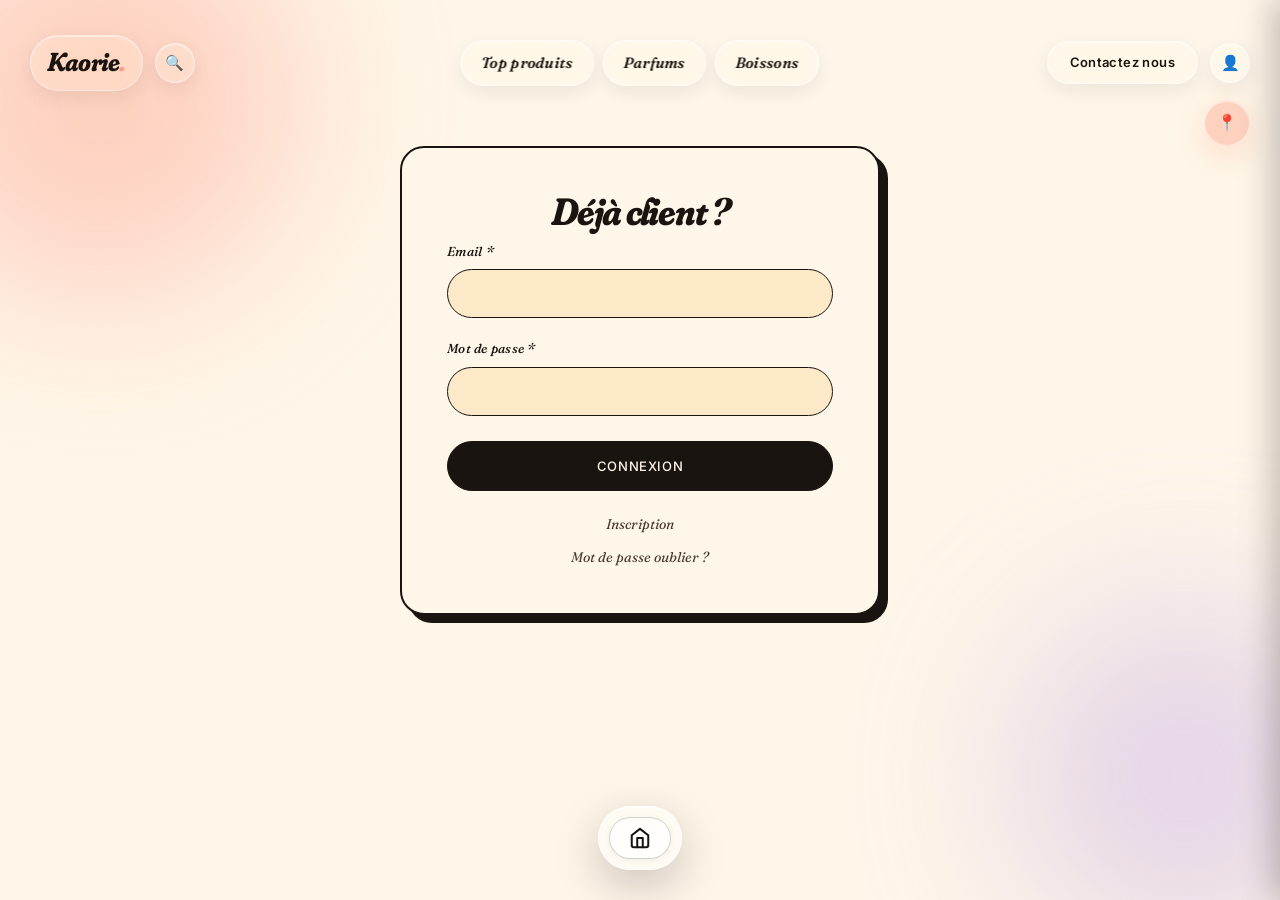
<file: connexion.html>
<!DOCTYPE html>
<html lang="fr">
<head>
    <meta charset="UTF-8">
    <meta name="version" content="2026-09-22-1626">
    <meta name="viewport" content="width=device-width, initial-scale=1.0">
    <title>Compte client — Kaorie</title>
    <link rel="icon" href="images/logo.png?v=20260922">
    <!-- feuille:common -->
    <style data-feuille="common">

/* Les polices du site : Fraunces (les titres, en italique) et Inter (le texte).
   ⚠️ L'adresse d'une police variable liste d'abord ses axes, puis une valeur
   pour CHACUN d'eux. Fraunces en a quatre — opsz, wght, SOFT, WONK — plus
   l'italique ; l'ancienne adresse n'en donnait que deux (« 9..144,400 »), et
   Google répondait « 400 : mauvaise demande ». La police n'arrivait donc
   jamais : tout le site s'affichait avec la police de secours du système. */
@import url('https://fonts.googleapis.com/css2?family=Fraunces:ital,opsz,wght,SOFT,WONK@0,9..144,100..900,0..100,0..1;1,9..144,100..900,0..100,0..1&family=Inter:wght@300..700&display=swap');


/* ======================================================================
   1. VARIABLES & POLICES
   Palette de couleurs, ombres, transitions, radius
   =================================================================== */

:root {
    --cream:        #fef6e9;
    --cream-warm:   #fbe9c8;
    --cream-deep:   #f5dcae;
    --ink:          #1a1410;
    --ink-soft:     #4a3a30;

    --peach:        #ff9b85;
    --peach-dark:   #e87862;
    --citron:       #ffd84f;
    --citron-dark:  #f0b800;
    --forest:       #0a4f3c;
    --forest-light: #1e6b54;
    --lavender:     #c4a7e7;
    --lavender-dark:#9d7dc4;
    --orange:       #ff7849;
    --pink-soft:    #ffd3c8;

    --shadow-sm:    0 3px 12px rgba(26,20,16,0.08);
    --shadow-md:    0 10px 30px rgba(26,20,16,0.12);
    --shadow-lg:    0 25px 60px rgba(26,20,16,0.18);
    --shadow-pop:   0 0 0 3px var(--ink), 8px 8px 0 0 var(--ink);

    --transition:      0.45s cubic-bezier(0.34, 1.56, 0.64, 1);
    --transition-fast: 0.25s ease;

    --radius-sm: 12px;
    --radius-md: 24px;
    --radius-lg: 40px;
    --radius-pill: 100px;
}


/* ======================================================================
   2. RESET & BASE
   Reset universel + styles body, liens, boutons
   =================================================================== */

* { margin: 0; padding: 0; box-sizing: border-box; }

html { scroll-behavior: smooth; }

body {
    font-family: 'Inter', system-ui, sans-serif;
    background: var(--cream);
    color: var(--ink);
    min-height: 100vh;
    line-height: 1.6;
    -webkit-font-smoothing: antialiased;
    overflow-x: hidden;
    position: relative;
}

a { text-decoration: none; color: inherit; }
button { cursor: pointer; font-family: inherit; border: none; background: none; }
ul { list-style: none; }
img { max-width: 100%; display: block; }


/* ======================================================================
   3. TYPOGRAPHY
   Titres avec police Fraunces
   =================================================================== */

h1, h2, h3, h4 {
    font-family: 'Fraunces', serif;
    font-weight: 700;
    letter-spacing: -0.03em;
    line-height: 1;
    font-variation-settings: "opsz" 144, "SOFT" 50, "WONK" 0;
}

h1 em, h2 em { font-style: italic; font-variation-settings: "opsz" 144, "SOFT" 100, "WONK" 1; }


/* ======================================================================
   4. ANIMATIONS PARTAGÉES
   Keyframes utilisés sur plusieurs pages
   =================================================================== */

@keyframes fadeInUp { from { opacity: 0; transform: translateY(40px); } to { opacity: 1; transform: translateY(0); } }
@keyframes fadeIn { from { opacity: 0; } to { opacity: 1; } }
@keyframes slideInRight { from { transform: translateX(110%); opacity: 0; } to { transform: translateX(0); opacity: 1; } }
@keyframes float { 0%,100% { transform: translateY(0) rotate(0); } 50% { transform: translateY(-15px) rotate(5deg); } }
@keyframes spin { from { transform: rotate(0); } to { transform: rotate(360deg); } }
@keyframes marquee { from { transform: translateX(0); } to { transform: translateX(-50%); } }
@keyframes wiggle { 0%,100% { transform: rotate(-3deg); } 50% { transform: rotate(3deg); } }
@keyframes pulse { 0%,100% { transform: scale(1); } 50% { transform: scale(1.05); } }


/* ======================================================================
   5. LOADER D'INTRO
   Écran d'accueil au chargement (style Ciao Kombucha)
   =================================================================== */

.loader-screen {
    position: fixed;
    inset: 0;
    z-index: 9999;
    background: var(--peach);
    display: flex;
    flex-direction: column;
    align-items: center;
    justify-content: center;
    overflow: hidden;
    transition: transform 1s cubic-bezier(0.76, 0, 0.24, 1);
}

.loader-screen.hide {
    transform: translateY(-100%);
}

html.loader-skip .loader-screen { display: none !important; }

.loader-greeting {
    font-family: 'Fraunces', serif;
    font-style: italic;
    font-size: 16px;
    color: var(--ink);
    letter-spacing: 0.2em;
    text-transform: uppercase;
    margin-bottom: 15px;
    animation: fadeInUp 0.6s ease-out both;
}

.loader-logo {
    position: relative;
    display: inline-block;
    font-family: 'Fraunces', serif;
    font-style: italic;
    font-weight: 800;
    font-size: clamp(100px, 24vw, 320px);
    letter-spacing: -0.05em;
    line-height: 0.9;
    text-align: center;
    font-variation-settings: "opsz" 144, "SOFT" 100, "WONK" 1;

    color: rgba(26, 20, 16, 0.12);

    animation: fadeInUp 0.9s 0.15s cubic-bezier(0.34, 1.56, 0.64, 1) both;
}

.loader-logo::before {
    content: attr(data-text);
    position: absolute;
    left: 0;
    top: 0;
    width: var(--loader-progress, 0%);
    overflow: hidden;
    white-space: nowrap;
    color: var(--ink);

    font-family: inherit;
    font-style: inherit;
    font-weight: inherit;
    letter-spacing: inherit;
    line-height: inherit;
    font-variation-settings: inherit;

    transition: width 0.18s linear;
    pointer-events: none;
}

.loader-tagline {
    position: absolute;
    bottom: 50px;
    right: 50px;
    font-family: 'Fraunces', serif;
    font-style: italic;
    font-size: 14px;
    color: var(--ink);
    letter-spacing: 0.25em;
    text-transform: uppercase;
    text-align: right;
    line-height: 1.7;
    animation: fadeIn 0.6s 0.4s both;
}

.loader-sparkle {
    position: absolute;
    color: var(--ink);
    animation: spin 7s linear infinite;
}

.loader-sparkle.ls1 { top: 12%; right: 12%; font-size: 36px; }
.loader-sparkle.ls2 { top: 18%; left: 14%; font-size: 24px; animation-duration: 9s; }
.loader-sparkle.ls3 { bottom: 22%; right: 22%; font-size: 30px; animation-duration: 11s; }
.loader-sparkle.ls4 { top: 50%; right: 6%; font-size: 20px; animation-duration: 6s; }

html.loader-active, html.loader-active body { overflow: hidden; height: 100%; }


/* ======================================================================
   17. RESPONSIVE
   Adaptations pour tablettes et mobile
   =================================================================== */

@media (max-width: 700px) {
    .loader-counter { left: 25px; bottom: 25px; }
    .loader-tagline { right: 25px; bottom: 30px; font-size: 11px; }
    .loader-sparkle.ls1, .loader-sparkle.ls3 { font-size: 22px; }
}


/* ======================================================================
   6. SEARCH DROPDOWN
   Recherche progressive avec clip-path (effet liquid glass)
   =================================================================== */

.search-overlay {
    position: fixed;
    top: 42px;            
    left: 150px;          
    z-index: 90;          
    width: min(340px, calc(100vw - 540px));

    transform: translateX(-15px);
    opacity: 0;
    pointer-events: none;
    transition:
        transform 0.55s cubic-bezier(0.34, 1.56, 0.64, 1),
        opacity 0.3s ease;
}

.search-overlay.open {
    transform: translateX(0);
    opacity: 1;
    pointer-events: auto;
}

.search-input-wrap {
    position: relative;

    background: rgba(255, 255, 255, 0.22);
    backdrop-filter: blur(24px) saturate(200%);
    -webkit-backdrop-filter: blur(24px) saturate(200%);
    border-radius: 100px;
    border: 1px solid rgba(255, 255, 255, 0.4);
    box-shadow:
        inset 0 1px 0 rgba(255, 255, 255, 0.55),
        inset 0 -1px 0 rgba(255, 255, 255, 0.15),
        0 8px 24px rgba(26, 20, 16, 0.12);

    clip-path: inset(0 100% 0 0 round 100px);
    transition: clip-path 0.55s cubic-bezier(0.34, 1.56, 0.64, 1);
}

.search-overlay.open .search-input-wrap {
    clip-path: inset(0 0 0 0 round 100px);
}

.search-input {
    width: 100%;
    padding: 11px 26px 11px 50px;  
    font-size: 14px;
    font-family: 'Inter', sans-serif;
    background: transparent;
    border: none;
    color: var(--ink);
    border-radius: 100px;
    outline: none;
    text-shadow: 0 1px 0 rgba(255, 255, 255, 0.3);

    opacity: 0;
    transition: opacity 0.3s 0.35s;
}

.search-overlay.open .search-input {
    opacity: 1;
}

.search-input::placeholder {
    color: var(--ink-soft);
    font-style: italic;
    opacity: 0.7;
}

.search-results {
    margin-top: 10px;
    background: rgba(255, 255, 255, 0.28);
    backdrop-filter: blur(28px) saturate(200%);
    -webkit-backdrop-filter: blur(28px) saturate(200%);
    border-radius: 24px;
    border: 1px solid rgba(255, 255, 255, 0.4);
    box-shadow:
        inset 0 1px 0 rgba(255, 255, 255, 0.5),
        0 12px 35px rgba(26, 20, 16, 0.15);
    overflow: hidden;
    max-height: 60vh;
    overflow-y: auto;

    opacity: 0;
    transform: translateY(-8px);
    transition: opacity 0.3s 0.4s, transform 0.3s 0.4s;
}

.search-results:empty {
    display: none;
}

.search-overlay.open .search-results:not(:empty) {
    opacity: 1;
    transform: translateY(0);
}

.search-results:empty {
    display: none;
}

.search-count {
    padding: 12px 24px 8px;
    font-family: 'Fraunces', serif;
    font-style: italic;
    font-size: 11px;
    color: var(--ink-soft);
    letter-spacing: 0.1em;
    text-transform: uppercase;
    border-bottom: 1px solid rgba(0, 0, 0, 0.05);
}

.search-count em {
    color: var(--peach-dark);
    font-weight: 600;
    font-style: italic;
}

.search-result-item {
    display: block;
    padding: 13px 24px;
    border-bottom: 1px solid rgba(0, 0, 0, 0.05);
    color: var(--ink);
    text-decoration: none;
    transition: all 0.2s ease;
    animation: fadeInDown 0.3s ease-out both;
}

@keyframes fadeInDown {
    from { opacity: 0; transform: translateY(-8px); }
    to   { opacity: 1; transform: translateY(0); }
}

.search-result-item:last-child { border-bottom: none; }

.search-result-item:hover {
    background: rgba(255, 155, 133, 0.18);
    padding-left: 32px;
}

.search-result-item .name {
    font-family: 'Fraunces', serif;
    font-style: italic;
    font-weight: 600;
    font-size: 17px;
    color: var(--ink);
    line-height: 1.2;
}

.search-result-item .meta {
    display: block;
    font-family: 'Inter', sans-serif;
    font-style: normal;
    font-size: 11px;
    color: var(--ink-soft);
    text-transform: uppercase;
    letter-spacing: 0.12em;
    margin-top: 3px;
}

.search-no-results {
    padding: 30px 24px;
    text-align: center;
    font-family: 'Fraunces', serif;
    font-style: italic;
    font-size: 14px;
    color: var(--ink-soft);
    line-height: 1.6;
}

@media (max-width: 600px) {
    .search-overlay {
        width: calc(100vw - 30px);
        top: 75px;
    }
}


/* ======================================================================
   7. MENU BURGER OVERLAY
   Panneau de navigation alternative
   =================================================================== */

.menu-panel {
    position: fixed;
    inset: 0;
    z-index: 500;
    display: flex;
    flex-direction: column;
    align-items: center;
    justify-content: center;

    background: rgba(254, 246, 233, 0.7);
    backdrop-filter: blur(30px) saturate(180%);
    -webkit-backdrop-filter: blur(30px) saturate(180%);

    opacity: 0;
    pointer-events: none;
    transition: opacity 0.5s cubic-bezier(0.4, 0, 0.2, 1);
}

.menu-panel.open {
    opacity: 1;
    pointer-events: auto;
}

.menu-close {
    position: absolute;
    top: 30px;
    right: 40px;
    width: 48px;
    height: 48px;
    border-radius: 50%;
    background: rgba(255, 255, 255, 0.25);
    backdrop-filter: blur(20px) saturate(180%);
    -webkit-backdrop-filter: blur(20px) saturate(180%);
    border: 1px solid rgba(255, 255, 255, 0.4);
    box-shadow:
        inset 0 1px 0 rgba(255, 255, 255, 0.5),
        0 6px 20px rgba(26, 20, 16, 0.1);
    font-size: 22px;
    color: var(--ink);
    cursor: pointer;
    transition: all var(--transition);
}

.menu-close:hover {
    background: var(--peach);
    transform: rotate(90deg) scale(1.1);
}

.menu-nav {
    display: flex;
    flex-direction: column;
    gap: 8px;
    text-align: center;
}

.menu-nav a {
    font-family: 'Fraunces', serif;
    font-style: italic;
    font-weight: 700;
    font-size: clamp(36px, 6vw, 78px);
    color: var(--ink);
    letter-spacing: -0.03em;
    font-variation-settings: "opsz" 144, "SOFT" 100, "WONK" 1;
    line-height: 1.1;
    padding: 4px 16px;
    position: relative;
    transition: color 0.3s, transform 0.4s cubic-bezier(0.34, 1.56, 0.64, 1);

    opacity: 0;
    transform: translateY(40px);
}

.menu-panel.open .menu-nav a {
    opacity: 1;
    transform: translateY(0);
    transition: opacity 0.6s, transform 0.7s cubic-bezier(0.34, 1.56, 0.64, 1), color 0.3s;
}

.menu-panel.open .menu-nav a:nth-child(1) { transition-delay: 0.15s; }
.menu-panel.open .menu-nav a:nth-child(2) { transition-delay: 0.22s; }
.menu-panel.open .menu-nav a:nth-child(3) { transition-delay: 0.29s; }
.menu-panel.open .menu-nav a:nth-child(4) { transition-delay: 0.36s; }
.menu-panel.open .menu-nav a:nth-child(5) { transition-delay: 0.43s; }
.menu-panel.open .menu-nav a:nth-child(6) { transition-delay: 0.50s; }
.menu-panel.open .menu-nav a:nth-child(7) { transition-delay: 0.57s; }

.menu-nav a:hover {
    color: var(--peach-dark);
    transform: translateY(-3px) rotate(-1deg) !important;
}

.menu-panel .menu-sparkle {
    position: absolute;
    color: var(--ink);
    animation: spin 8s linear infinite;
    opacity: 0.5;
}
.menu-panel .menu-sparkle.ms1 { top: 15%; left: 12%; font-size: 30px; }
.menu-panel .menu-sparkle.ms2 { bottom: 18%; right: 15%; font-size: 24px; animation-duration: 10s; }
.menu-panel .menu-sparkle.ms3 { top: 25%; right: 18%; font-size: 20px; animation-duration: 12s; }

html.menu-open, html.menu-open body { overflow: hidden; }

.icon-btn.menu-toggle.active { background: var(--peach); }

.icon-btn#music-toggle.playing,
#music-toggle.playing {
    background: rgba(255, 155, 133, 0.6);
    border-color: rgba(255, 255, 255, 0.55);
    color: var(--ink);
    animation: pulse 1.5s ease-in-out infinite;
    box-shadow:
        inset 0 1px 0 rgba(255, 255, 255, 0.6),
        0 0 0 0 rgba(255, 155, 133, 0.7),
        0 6px 20px rgba(255, 120, 73, 0.25);
}

#music-toggle.playing::before {
    content: "";
    position: absolute;
    inset: -1px;
    border-radius: 50%;
    border: 2px solid var(--peach);
    animation: pulse-ring 1.8s cubic-bezier(0.4, 0, 0.2, 1) infinite;
    pointer-events: none;
}

@keyframes pulse-ring {
    0%   { transform: scale(1);   opacity: 0.8; }
    100% { transform: scale(1.6); opacity: 0; }
}


/* ======================================================================
   8. HEADER (sticky)
   Barre de navigation principale collée en haut
   =================================================================== */

.header {
    position: sticky;
    top: 15px;
    z-index: 100;
    display: flex;
    align-items: center;
    justify-content: space-between;
    padding: 20px 30px;

    background: transparent;
    border: none;
    box-shadow: none;
    backdrop-filter: none;
    -webkit-backdrop-filter: none;

    animation: fadeIn 0.6s ease-out both;
}

.header-left { display: flex; align-items: center; gap: 12px; }

.logo {
    font-family: 'Fraunces', serif;
    font-size: 26px;
    font-weight: 700;
    letter-spacing: -0.03em;
    color: var(--ink);
    font-style: italic;
    font-variation-settings: "opsz" 144, "SOFT" 100, "WONK" 1;
    padding: 6px 16px;
    border-radius: 100px;

    background: rgba(255, 255, 255, 0.22);
    backdrop-filter: blur(20px) saturate(180%);
    -webkit-backdrop-filter: blur(20px) saturate(180%);
    border: 1px solid rgba(255, 255, 255, 0.4);
    box-shadow:
        inset 0 1px 0 rgba(255, 255, 255, 0.5),
        0 6px 20px rgba(26, 20, 16, 0.08);

    transition: all var(--transition);
}

.logo:hover {
    transform: rotate(-3deg) scale(1.05);
    background: rgba(255, 255, 255, 0.32);
}

.logo span { color: var(--peach); }

.search-icon, .icon-btn {
    position: relative;
    width: 40px;
    height: 40px;
    border-radius: 50%;
    display: flex;
    align-items: center;
    justify-content: center;
    font-size: 15px;
    color: var(--ink);

    background: rgba(255, 255, 255, 0.22);
    backdrop-filter: blur(20px) saturate(180%);
    -webkit-backdrop-filter: blur(20px) saturate(180%);
    border: 1px solid rgba(255, 255, 255, 0.4);
    box-shadow:
        inset 0 1px 0 rgba(255, 255, 255, 0.55),
        inset 0 -1px 0 rgba(255, 255, 255, 0.15),
        0 6px 20px rgba(26, 20, 16, 0.08);

    transition: all var(--transition);
}

.search-icon:hover, .icon-btn:hover {
    background: rgba(255, 255, 255, 0.35);
    border-color: rgba(255, 255, 255, 0.6);
    transform: translateY(-2px) scale(1.05);
    box-shadow:
        inset 0 1px 0 rgba(255, 255, 255, 0.7),
        0 10px 30px rgba(26, 20, 16, 0.12);
}

.header-center {
    position: absolute;
    left: 50%;
    top: 50%;
    transform: translate(-50%, -50%);
    display: flex;
    align-items: center;
    gap: 8px;
    z-index: 1;
}

.header-center a {
    padding: 10px 20px;
    border-radius: 100px;
    font-family: 'Fraunces', serif;
    font-style: italic;
    font-size: 15px;
    font-weight: 600;
    letter-spacing: 0.02em;
    color: var(--ink);
    white-space: nowrap;

    background: rgba(255, 255, 255, 0.22);
    backdrop-filter: blur(20px) saturate(180%);
    -webkit-backdrop-filter: blur(20px) saturate(180%);
    border: 1px solid rgba(255, 255, 255, 0.4);
    box-shadow:
        inset 0 1px 0 rgba(255, 255, 255, 0.55),
        inset 0 -1px 0 rgba(255, 255, 255, 0.15),
        0 6px 18px rgba(26, 20, 16, 0.08);

    transition: all var(--transition);
}

.header-center a:hover {
    background: var(--peach);
    border-color: rgba(255, 255, 255, 0.7);
    transform: translateY(-2px);
    box-shadow:
        inset 0 1px 0 rgba(255, 255, 255, 0.7),
        0 10px 25px rgba(255, 120, 73, 0.25);
}

@media (max-width: 900px) {
    .header-center { display: none; }
}

.header-right { display: flex; align-items: center; gap: 12px; }

.contact-btn {
    padding: 10px 22px;
    border-radius: var(--radius-pill);
    color: var(--ink);
    font-size: 13px;
    font-weight: 600;
    letter-spacing: 0.03em;

    background: rgba(255, 255, 255, 0.22);
    backdrop-filter: blur(20px) saturate(180%);
    -webkit-backdrop-filter: blur(20px) saturate(180%);
    border: 1px solid rgba(255, 255, 255, 0.4);
    box-shadow:
        inset 0 1px 0 rgba(255, 255, 255, 0.55),
        inset 0 -1px 0 rgba(255, 255, 255, 0.15),
        0 6px 20px rgba(26, 20, 16, 0.08);

    transition: all var(--transition);
}

.contact-btn:hover {
    
    background: radial-gradient(circle at 30% 30%, rgba(255, 155, 133, 0.85) 0%, rgba(255, 120, 73, 0.6) 100%);
    border-color: rgba(255, 255, 255, 0.6);
    transform: translateY(-2px) scale(1.02);
    box-shadow:
        inset 0 1px 0 rgba(255, 255, 255, 0.7),
        0 10px 30px rgba(255, 120, 73, 0.25);
}


/* ======================================================================
   10. ICÔNE LOCALISATION
   Bouton 📍 fixed avec pulse-ring décoratif
   =================================================================== */

.location-icon {
    position: fixed;
    right: 30px;
    top: 100px;
    z-index: 99;
    width: 46px;
    height: 46px;
    border-radius: 50%;
    color: var(--ink);
    display: flex;
    align-items: center;
    justify-content: center;

    background: rgba(255, 155, 133, 0.4);
    backdrop-filter: blur(24px) saturate(200%);
    -webkit-backdrop-filter: blur(24px) saturate(200%);
    border: 1px solid rgba(255, 255, 255, 0.45);
    box-shadow:
        inset 0 1px 0 rgba(255, 255, 255, 0.6),
        0 10px 30px rgba(255, 120, 73, 0.2);

    transition: all var(--transition);
    animation: float 4s ease-in-out infinite;
}

.location-icon:hover {
    transform: scale(1.15) rotate(-10deg);
    background: rgba(255, 216, 79, 0.5); 
}


/* ======================================================================
   9. MAIN (layout)
   Conteneur principal et utilitaires de mise en page
   =================================================================== */

.main {
    padding: 50px 40px 140px;
    min-height: calc(100vh - 130px);
    position: relative;
}

.page-title {
    text-align: center;
    font-size: clamp(60px, 10vw, 130px);
    margin-bottom: 50px;
    letter-spacing: -0.04em;
    animation: fadeInUp 0.8s cubic-bezier(0.4, 0, 0.2, 1) both;
}

.page-title em { color: var(--peach); }

.cart-backdrop {
    position: fixed;
    inset: 0;
    background: rgba(26, 20, 16, 0.4);
    backdrop-filter: blur(4px);
    -webkit-backdrop-filter: blur(4px);
    z-index: 90;
    opacity: 0;
    pointer-events: none;
    transition: opacity 0.4s ease;
}
.cart-backdrop.open {
    opacity: 1;
    pointer-events: auto;
}


/* ======================================================================
   11. DRAWER PANIER
   Panneau glissant depuis la droite (Léa)
   =================================================================== */

.cart-drawer {
    position: fixed;
    top: 0;
    right: 0;
    width: 420px;
    max-width: 92vw;
    height: 100vh;
    background: var(--cream);
    border-left: 2px solid var(--ink);
    box-shadow: -8px 0 30px rgba(26, 20, 16, 0.25);
    padding: 60px 30px 30px;
    display: flex;
    flex-direction: column;
    z-index: 100;
    transform: translateX(100%);
    transition: transform 0.5s cubic-bezier(0.34, 1.56, 0.64, 1);
}
.cart-drawer.open {
    transform: translateX(0);
}

.cart-drawer-close {
    position: absolute;
    top: 18px;
    right: 18px;
    width: 38px;
    height: 38px;
    border-radius: 50%;
    border: 1.5px solid var(--ink);
    background: var(--cream);
    color: var(--ink);
    font-size: 22px;
    line-height: 1;
    cursor: pointer;
    transition: all var(--transition-fast);
    z-index: 2;
    display: flex;
    align-items: center;
    justify-content: center;
}
.cart-drawer-close:hover {
    background: var(--peach);
    transform: rotate(90deg);
}

.cart-clear-btn {
    width: 100%;
    margin-top: 10px;
    padding: 10px;
    background: transparent;
    color: var(--ink-soft);
    border: 1.5px solid var(--ink-soft);
    border-radius: var(--radius-pill);
    font-family: 'Fraunces', serif;
    font-style: italic;
    font-size: 12px;
    cursor: pointer;
    transition: all var(--transition-fast);
}
.cart-clear-btn:hover {
    background: var(--ink);
    color: var(--cream);
    border-color: var(--ink);
}

.cart-drawer .cart-items {
    flex: 1;
    overflow-y: auto;
}

/* La contenance d'une ligne du panier (« 50 ml », « 1 L »). C'est elle qui
   distingue deux lignes du même produit : discrète, mais toujours lue. */
.cart-item-size {
    display: block;
    font: 11px/1.5 'Inter', sans-serif;
    letter-spacing: 0.04em;
    color: color-mix(in srgb, var(--ink) 62%, transparent);
    margin-top: 2px;
}

.cart-item-engraving {
    display: inline-flex;
    align-items: center;
    gap: 6px;
    margin-top: 4px;
    font-family: 'Fraunces', serif;
    font-style: italic;
    font-size: 12px;
    color: var(--peach-dark);
    letter-spacing: 0.02em;
}
.cart-item-engraving::before {
    content: "✦";
    font-size: 11px;
    color: var(--peach-dark);
}


/* ======================================================================
   12. MODAL DE GRAVURE
   Personnalisation des flacons (Mathis)
   =================================================================== */

.engraving-modal {
    position: fixed;
    top: 50%;
    left: 50%;
    transform: translate(-50%, -50%) scale(0.9);
    width: 460px;
    max-width: 92vw;
    background: var(--cream);
    border: 2px solid var(--ink);
    border-radius: var(--radius-md);
    box-shadow: 8px 8px 0 0 var(--ink);
    padding: 50px 36px 36px;
    z-index: 110;
    opacity: 0;
    pointer-events: none;
    transition: all 0.5s cubic-bezier(0.34, 1.56, 0.64, 1);
}
.engraving-modal.open {
    opacity: 1;
    pointer-events: auto;
    transform: translate(-50%, -50%) scale(1);
}

.engraving-modal .modal-close {
    position: absolute;
    top: 14px;
    right: 14px;
    width: 38px;
    height: 38px;
    border-radius: 50%;
    border: 1.5px solid var(--ink);
    background: var(--cream);
    color: var(--ink);
    font-size: 22px;
    line-height: 1;
    cursor: pointer;
    transition: all var(--transition-fast);
    display: flex;
    align-items: center;
    justify-content: center;
}
.engraving-modal .modal-close:hover {
    background: var(--peach);
    transform: rotate(90deg);
}

.engraving-modal h3 {
    font-family: 'Fraunces', serif;
    font-style: italic;
    font-size: 26px;
    font-weight: 700;
    color: var(--ink);
    text-align: center;
    margin-bottom: 8px;
    font-variation-settings: "opsz" 144, "SOFT" 100, "WONK" 1;
}

.engraving-modal .modal-desc {
    font-family: 'Fraunces', serif;
    font-style: italic;
    font-size: 13px;
    color: var(--ink-soft);
    text-align: center;
    margin-bottom: 28px;
    line-height: 1.5;
}

.engraving-preview {
    background: linear-gradient(135deg, #f5e9d0 0%, #ffe6b8 100%);
    border: 1.5px solid var(--ink);
    border-radius: var(--radius-sm);
    padding: 24px 16px;
    text-align: center;
    margin-bottom: 22px;
    min-height: 80px;
    display: flex;
    align-items: center;
    justify-content: center;
    box-shadow: inset 0 2px 8px rgba(26, 20, 16, 0.08);
    position: relative;
    overflow: hidden;
}

.engraving-preview::before {
    content: "✦";
    position: absolute;
    top: 10px;
    left: 14px;
    font-size: 12px;
    color: var(--peach-dark);
    opacity: 0.5;
}
.engraving-preview::after {
    content: "✦";
    position: absolute;
    bottom: 10px;
    right: 14px;
    font-size: 12px;
    color: var(--peach-dark);
    opacity: 0.5;
}

.engraving-preview-text {
    font-family: 'Fraunces', serif;
    font-style: italic;
    font-size: 26px;
    font-weight: 600;
    color: var(--ink);
    letter-spacing: 0.04em;
    
    text-shadow:
        0 1px 0 rgba(255, 255, 255, 0.5),
        0 -1px 1px rgba(26, 20, 16, 0.25);
    font-variation-settings: "opsz" 144, "SOFT" 50, "WONK" 1;
    transition: opacity 0.3s ease;
}

.engraving-preview-text.placeholder {
    opacity: 0.35;
    font-style: italic;
}

.engraving-input-wrap {
    position: relative;
    margin-bottom: 24px;
}

.engraving-input {
    width: 100%;
    padding: 14px 60px 14px 18px;
    background: var(--cream-warm);
    border: 1.5px solid var(--ink);
    border-radius: var(--radius-pill);
    font-family: 'Fraunces', serif;
    font-style: italic;
    font-size: 16px;
    color: var(--ink);
    outline: none;
    transition: all var(--transition-fast);
}
.engraving-input::placeholder {
    color: var(--ink-soft);
    opacity: 0.5;
}
.engraving-input:focus {
    border-color: var(--peach-dark);
    box-shadow: 0 0 0 3px rgba(255, 155, 133, 0.2);
}

.engraving-input-wrap .char-count {
    position: absolute;
    top: 50%;
    right: 18px;
    transform: translateY(-50%);
    font-family: 'Fraunces', serif;
    font-style: italic;
    font-size: 12px;
    color: var(--ink-soft);
    pointer-events: none;
}

.engraving-modal .modal-confirm {
    width: 100%;
    padding: 16px;
    
    background: linear-gradient(135deg, #1a1410 0%, #2a221c 100%);
    color: var(--cream);
    border: 1.5px solid var(--ink);
    border-radius: var(--radius-pill);
    font-family: 'Fraunces', serif;
    font-style: italic;
    font-size: 14px;
    font-weight: 600;
    letter-spacing: 0.04em;
    cursor: pointer;
    transition: all var(--transition);
}
.engraving-modal .modal-confirm:hover {
    
    background: radial-gradient(circle at 50% 50%, var(--peach) 0%, #ff9b85 100%);
    color: var(--ink);
    transform: translate(-2px, -2px);
    box-shadow: 4px 4px 0 0 var(--ink);
}
.engraving-modal .modal-confirm:disabled {
    opacity: 0.5;
    cursor: not-allowed;
    transform: none;
    box-shadow: none;
}


/* ======================================================================
   13. BANDEAU COOKIES
   Apparition 1s + flou si refus (SAE 203 obligatoire)
   =================================================================== */

.cookie-banner {
    position: fixed;
    bottom: 0;
    left: 0;
    right: 0;
    background: linear-gradient(180deg, rgba(254, 246, 233, 0.97) 0%, var(--cream) 100%);
    border-top: 2px solid var(--ink);
    box-shadow: 0 -8px 30px rgba(26, 20, 16, 0.15);
    padding: 24px 36px;
    z-index: 200;
    transform: translateY(100%);
    transition: transform 0.5s cubic-bezier(0.34, 1.56, 0.64, 1);
    display: flex;
    align-items: center;
    justify-content: space-between;
    gap: 30px;
    flex-wrap: wrap;
}
.cookie-banner.show {
    transform: translateY(0);
}

.cookie-text {
    font-family: 'Fraunces', serif;
    font-style: italic;
    font-size: 15px;
    color: var(--ink);
    line-height: 1.5;
    flex: 1;
    min-width: 280px;
}
.cookie-text strong {
    font-weight: 700;
    color: var(--peach-dark);
    font-style: normal;
}

.cookie-options {
    display: flex;
    gap: 18px;
    align-items: center;
}

.cookie-option {
    display: flex;
    align-items: center;
    gap: 10px;
    cursor: pointer;
    padding: 10px 18px;
    border-radius: 50px;
    border: 1.5px solid var(--ink);
    background: var(--cream);
    font-family: 'Fraunces', serif;
    font-style: italic;
    font-size: 14px;
    transition: all var(--transition-fast);
    user-select: none;
}
.cookie-option:hover {
    background: var(--peach);
    transform: translate(-2px, -2px);
    box-shadow: 3px 3px 0 0 var(--ink);
}
.cookie-option input[type="checkbox"] {
    width: 18px;
    height: 18px;
    accent-color: var(--peach-dark);
    cursor: pointer;
}

/* Le floutage qui suivait un refus des cookies a été retiré le 22/09/2026.
   Refuser rendait le site inutilisable — tout flou, plus rien de cliquable,
   et aucun moyen de revenir en arrière. Un refus coupe maintenant le suivi
   des clics (la seule chose que le site enregistrait) et rien d'autre. */


/* ======================================================================
   14. ANIMATION CLIC BOUTON
   btn-pop : agrandissement progressif au clic (SAE 203 point e)
   =================================================================== */

@keyframes btn-pop {
    0%   { transform: scale(1); }
    50%  { transform: scale(1.12); }
    100% { transform: scale(1); }
}
.btn-clicked {
    animation: btn-pop 0.4s cubic-bezier(0.34, 1.56, 0.64, 1);
}

@keyframes btn-pop-centered {
    0%   { transform: translateX(-50%) scale(1); }
    50%  { transform: translateX(-50%) scale(1.12); }
    100% { transform: translateX(-50%) scale(1); }
}
.btn-clicked-centered {
    animation: btn-pop-centered 0.4s cubic-bezier(0.34, 1.56, 0.64, 1);
}


/* ======================================================================
   15. FOOTER NAV
   Barre flottante en bas avec icônes principales
   =================================================================== */

.footer-nav {
    position: fixed;
    bottom: 30px;
    
    left: 0;
    right: 0;
    margin: 0 auto;
    width: fit-content;
    display: flex;
    gap: 10px;
    padding: 10px;
    border-radius: 50px;
    z-index: 60;

    background: rgba(255, 255, 255, 0.55);
    backdrop-filter: blur(28px) saturate(200%);
    -webkit-backdrop-filter: blur(28px) saturate(200%);
    border: 1.5px solid rgba(255, 255, 255, 0.75);
    box-shadow:
        inset 0 1px 0 rgba(255, 255, 255, 0.9),
        0 15px 45px rgba(26, 20, 16, 0.22);

    animation: fadeInUp 0.6s 0.3s cubic-bezier(0.4, 0, 0.2, 1) both;
}

.footer-nav .icon-btn {
    width: 62px;
    height: 42px;
    border-radius: 30px;
    background: rgba(255, 255, 255, 0.55);
    backdrop-filter: blur(10px);
    border: 1.5px solid rgba(0, 0, 0, 0.18);
    box-shadow:
        inset 0 1px 0 rgba(255, 255, 255, 0.85),
        0 2px 6px rgba(26, 20, 16, 0.05);
    color: var(--ink);
    transition: all var(--transition);
}

.footer-nav .icon-btn:hover {
    background: var(--peach);
    border-color: var(--ink);
    color: var(--ink);
    transform: translateY(-3px);
    box-shadow:
        inset 0 1px 0 rgba(255, 255, 255, 0.5),
        0 8px 22px rgba(255, 120, 73, 0.3);
}

.footer-nav .icon-btn svg {
    width: 22px;
    height: 22px;
    stroke: currentColor;
    stroke-width: 2.2;
    fill: none;
    stroke-linecap: round;
    stroke-linejoin: round;
}


/* ======================================================================
   16. BLOBS DÉCORATIFS
   Cercles colorés flottants en fond
   =================================================================== */

.blob {
    position: fixed;
    border-radius: 50%;
    filter: blur(80px);
    opacity: 0.4;
    z-index: 0;
    pointer-events: none;
}

.blob.b1 { width: 400px; height: 400px; background: var(--peach); top: -100px; left: -100px; animation: float 12s ease-in-out infinite; }
.blob.b2 { width: 350px; height: 350px; background: var(--lavender); bottom: -50px; right: -80px; animation: float 15s ease-in-out infinite reverse; }
.blob.b3 { width: 250px; height: 250px; background: var(--citron); top: 50%; left: 50%; animation: float 10s ease-in-out infinite; }

@media (max-width: 1100px) {
    .products-grid { grid-template-columns: repeat(2, 1fr); }
    .product-detail-wrap { padding: 20px 10px; }
    .product-description-box {
        position: relative;
        left: auto;
        bottom: auto;
        transform: none;
        margin-top: 30px;
    }
    .cart-sidebar {
        position: relative;
        right: auto;
        top: auto;
        width: 100%;
        max-width: 480px;
        margin: 30px auto;
    }
}

@media (max-width: 700px) {
    .marquee-track span { font-size: 12px; padding: 0 15px; }
    .header { padding: 15px 20px; top: 32px; }
    .header-center { display: none; }
    .contact-btn { display: none; }
    .location-icon { top: auto; bottom: 100px; right: 20px; }
    .main { padding: 30px 20px 140px; }
    .page-title { font-size: 50px; margin-bottom: 30px; }
    .hero { height: 65vh; }
    .products-grid { grid-template-columns: 1fr; gap: 20px; }
    .product-detail-carousel { gap: 15px; }
    .product-detail-img { width: 240px; }
    .arrow-nav { width: 50px; height: 50px; }
    .form-container { padding: 30px 25px; }
}

/* ======================================================================
   IMAGES DES PRODUITS
   Une seule définition pour tout le site : la classe du produit
   (`parfum-1`, `boisson-3`…) porte son image, où qu'elle soit posée —
   vignette du catalogue, miniature d'une fiche, ligne du panier.
   C'est ici, dans la feuille chargée par TOUTES les pages, parce que le
   panier ne charge pas catalog.css : ses vignettes restaient vides.
   Les couleurs de fond, elles, restent propres à chaque page.
   =================================================================== */
.parfum-1, .parfum-2, .parfum-3, .parfum-4,
.boisson-1, .boisson-2, .boisson-3, .boisson-4 {
    background-size: contain;
    background-position: center;
    background-repeat: no-repeat;
}
.parfum-1  { background-image: url('images/parfum-blanc-cut.png?v=20260922'); }
.parfum-2  { background-image: url('images/parfum-jaune-cut.png?v=20260922'); }
.parfum-3  { background-image: url('images/parfum-noir-cut.png?v=20260922'); }
.parfum-4  { background-image: url('images/parfum-bleu-cut.png?v=20260922'); }
.boisson-1 { background-image: url('images/boisson-gingembre-cut.png?v=20260922'); }
.boisson-2 { background-image: url('images/boisson-menthe-cut.png?v=20260922'); }
.boisson-3 { background-image: url('images/boisson-citron-cut.png?v=20260922'); }
.boisson-4 { background-image: url('images/boisson-framboise-cut.png?v=20260922'); }


/* ======================================================================
   BOUTON DU MENU (petits écrans)
   La navigation du haut (.header-center) disparaît sous 700 px ; sans ce
   bouton, le panneau de menu existait dans la page mais rien ne pouvait
   l'ouvrir — impossible d'aller aux Parfums ou aux Boissons au téléphone.
   =================================================================== */
.menu-toggle { display: none; }
@media (max-width: 700px) {
    .menu-toggle { display: inline-flex; align-items: center; justify-content: center; font-size: 18px; }
}

/* ======================================================================
   SI LE VISITEUR A DEMANDÉ MOINS D'ANIMATIONS
   (Réglages système → Accessibilité → Réduire les animations)
   Vingt et un éléments du site arrivent par une animation en `both` :
   ils commencent donc invisibles et ne deviennent visibles qu'une fois
   l'animation jouée. Si quelque chose empêche cette animation, la page
   paraît vide. Ici on coupe le mouvement mais on garde tout visible.
   =================================================================== */
@media (prefers-reduced-motion: reduce) {
    *, *::before, *::after {
        animation-duration: 0.01ms !important;
        animation-iteration-count: 1 !important;
        animation-delay: 0ms !important;
        transition-duration: 0.01ms !important;
        scroll-behavior: auto !important;
    }
}

/* ======================================================================
   TÉMOIN DE FIN DE FICHIER
   Dernière règle de la feuille : elle pose une variable. Le petit script
   en tête de chaque page vérifie que la variable est là ; si elle manque,
   c'est que le navigateur n'a pas la feuille en entier, et il la recharge.
   Ne rien écrire après cette règle.
   =================================================================== */
:root { --feuille-common: ok; }

    </style>
    <!-- /feuille:common -->
    <!-- feuille:forms -->
    <style data-feuille="forms">


/* ======================================================================
   1. CONTENEUR FORMULAIRE
   Boîte cream avec bordure ink et ombre 8px
   =================================================================== */

.form-container {
    background: var(--cream);
    border-radius: var(--radius-md);
    border: 2px solid var(--ink);
    box-shadow: 8px 8px 0 0 var(--ink);
    padding: 45px;
    width: 100%;
    max-width: 480px;
    margin: 0 auto;
    animation: fadeInUp 0.7s cubic-bezier(0.34, 1.56, 0.64, 1) both;
}

.form-container h2 {
    text-align: center;
    margin-bottom: 10px;
    font-size: 38px;
    font-style: italic;
}

.form-container .subtitle {
    text-align: center;
    font-family: 'Fraunces', serif;
    font-style: italic;
    font-size: 14px;
    color: var(--ink-soft);
    margin-bottom: 25px;
    line-height: 1.6;
}

.form-group { margin-bottom: 20px; }

.form-group label {
    display: block;
    margin-bottom: 8px;
    font-family: 'Fraunces', serif;
    font-style: italic;
    font-size: 13px;
    font-weight: 500;
    color: var(--ink);
    letter-spacing: 0.02em;
}

.form-group input,
.form-group textarea {
    width: 100%;
    padding: 14px 18px;
    border: 1.5px solid var(--ink);
    border-radius: var(--radius-pill);
    font-size: 15px;
    font-family: inherit;
    background: var(--cream-warm);
    transition: all var(--transition-fast);
}

.form-group textarea {
    border-radius: var(--radius-sm);
    resize: vertical;
    min-height: 100px;
}

.form-group input:focus, .form-group textarea:focus {
    outline: none;
    background: var(--cream);
    box-shadow: 0 0 0 3px var(--peach);
}

.form-submit {
    display: block;
    width: 100%;
    margin-top: 25px;
    padding: 16px;
    background: var(--ink);
    color: var(--cream);
    border: 1.5px solid var(--ink);
    border-radius: var(--radius-pill);
    font-size: 13px;
    font-weight: 500;
    letter-spacing: 0.05em;
    text-transform: uppercase;
    transition: all var(--transition);
}

.form-submit:hover {
    background: var(--peach);
    color: var(--ink);
    transform: translate(-2px, -2px);
    box-shadow: 4px 4px 0 0 var(--ink);
}


/* ======================================================================
   5. LIENS DE FORMULAIRE
   Liens 'Mot de passe oublié' / 'Créer un compte'
   =================================================================== */

.form-links {
    text-align: center;
    margin-top: 22px;
    display: flex;
    flex-direction: column;
    gap: 10px;
}

.form-links a {
    font-family: 'Fraunces', serif;
    font-style: italic;
    font-size: 14px;
    color: var(--ink-soft);
    transition: color var(--transition-fast);
}

.form-links a:hover { color: var(--peach-dark); }


/* ======================================================================
   TÉMOIN DE FIN DE FICHIER
   Dernière règle de la feuille : elle pose une variable. Le petit script
   en tête de chaque page vérifie que la variable est là ; si elle manque,
   c'est que le navigateur n'a pas la feuille en entier, et il la recharge.
   Ne rien écrire après cette règle.
   =================================================================== */
:root { --feuille-forms: ok; }

    </style>
    <!-- /feuille:forms -->
    <script>
        /* ==============================================================
           CONTRÔLE DE LA PAGE
           Les feuilles de style sont écrites dans la page (voir
           outils/inclure_css.py) et chacune finit par un témoin
           `--feuille-<nom>`. Si un témoin manque, c'est que le navigateur
           n'affiche pas la page telle qu'elle est sur le serveur : il
           ressert une vieille copie gardée en mémoire. On le corrige en
           deux temps :
             1. une fois par visite, on recharge la page sous une adresse
                que son cache ne connaît pas (?frais=…), ce qui l'oblige à
                la redemander au serveur ;
             2. si ça ne suffit pas, on affiche un état des lieux — et
                ?diag=1 l'affiche à la demande.
           ============================================================== */
        (function () {
            var CLEF = 'kaorie-fraicheur', journal = [], reparees = {};
            function temoin(nom) { return getComputedStyle(document.documentElement).getPropertyValue('--feuille-' + nom).trim(); }
            function feuilles() {
                return [].map.call(document.querySelectorAll('style[data-feuille], link[rel="stylesheet"][href*="css/"]'), function (e) {
                    return e.getAttribute('data-feuille') || e.getAttribute('href').split('/').pop().split('.')[0];
                }).filter(function (n) { return n.indexOf('-repare') < 0; });
            }
            function manquantes() { return feuilles().filter(function (n) { return temoin(n) !== 'ok'; }); }

            function redemanderLaPage() {
                var deja = sessionStorage.getItem(CLEF);
                if (deja) { journal.push('page déjà redemandée à ' + deja + ' : le cache résiste'); return false; }
                sessionStorage.setItem(CLEF, new Date().toLocaleTimeString());
                var p = new URLSearchParams(location.search);
                p.set('frais', Date.now());
                location.replace(location.pathname + '?' + p.toString() + location.hash);
                return true;
            }

            function redemanderLaFeuille(nom) {
                reparees[nom] = true;
                var adresse = 'css/' + nom + '.css?r=' + Date.now();
                fetch(adresse, { cache: 'reload' })
                    .then(function (r) { return r.ok ? r.text() : Promise.reject('HTTP ' + r.status); })
                    .then(function (css) {
                        var style = document.createElement('style');
                        style.setAttribute('data-feuille', nom + '-repare');
                        style.textContent = css.replace(/url\('\.\.\/images\//g, "url('images/");
                        document.head.appendChild(style);
                        journal.push(nom + ' : feuille redemandée au serveur et posée dans la page');
                    })
                    .catch(function (e) { journal.push(nom + ' : impossible de recharger (' + e + ')'); });
            }

            function etatDesLieux() {
                var lignes = ['KAORIE — état des lieux',
                              'page : ' + location.pathname.split('/').pop() + location.search,
                              'reçue : ' + Math.round(document.documentElement.outerHTML.length / 1024) + ' Ko de HTML'];
                feuilles().forEach(function (n) { lignes.push('feuille ' + n + ' → ' + (temoin(n) || 'TÉMOIN ABSENT')); });
                for (var i = 0; i < document.styleSheets.length; i++) {
                    var f = document.styleSheets[i], nb;
                    try { nb = f.cssRules.length + ' règles'; } catch (e) { nb = 'INACCESSIBLE'; }
                    lignes.push((f.href ? f.href.split('/').pop() : 'écrite dans la page') + ' → ' + nb);
                }
                lignes = lignes.concat(journal.length ? journal : ['rien à signaler']);
                var d = document.createElement('div');
                d.style.cssText = 'position:fixed;inset:auto 10px 10px 10px;z-index:99999;background:#111;color:#0f0;font:12px/1.5 ui-monospace,monospace;padding:12px 14px;border-radius:10px;white-space:pre-wrap;max-height:60vh;overflow:auto';
                d.textContent = lignes.join('\n');
                document.body.appendChild(d);
            }

            function verifier(derniere) {
                var absentes = manquantes();
                if (absentes.length && redemanderLaPage()) return;      // on repart sur une page fraîche
                absentes.forEach(function (n) { if (!reparees[n]) redemanderLaFeuille(n); });
                if (derniere && (absentes.length || /[?&]diag=1/.test(location.search))) etatDesLieux();
            }

            /* Une vieille copie de la page peut être complète et cohérente :
               rien, de l'intérieur, ne permet de la distinguer de la bonne.
               On demande donc au serveur la version du moment — un petit
               fichier qu'on interdit de mettre en cache — et on la compare
               à celle inscrite dans la page. */
            fetch('version.txt', { cache: 'no-store' })
                .then(function (r) { return r.ok ? r.text() : Promise.reject('HTTP ' + r.status); })
                .then(function (v) {
                    var serveur = v.trim();
                    var ici = (document.querySelector('meta[name="version"]') || {}).content || '';
                    if (!serveur || !ici || serveur === ici) return;
                    journal.push('page du ' + ici + ', le serveur en est au ' + serveur);
                    redemanderLaPage();
                })
                .catch(function () { /* hors ligne, ou ouvert depuis un fichier : tant pis */ });

            if (document.readyState === 'loading') document.addEventListener('DOMContentLoaded', function () { verifier(false); });
            else verifier(false);
            setTimeout(function () { verifier(true); }, 2500);
        })();
    </script>
</head>
<body>
    
    
    <!-- ============================================================
         AUDIO DE FOND (Aria Math)
         ============================================================ -->
    
    
    
    <!-- ============================================================
         BLOBS DÉCORATIFS
         ============================================================ -->
    <div class="blob b1"></div>
    <div class="blob b2"></div>

    
    <!-- ============================================================
         HEADER (navigation principale)
         ============================================================ -->
    <header class="header">
        <div class="header-left">
            <a href="index.html" class="logo">Kaorie<span>.</span></a>
            <button class="search-icon" aria-label="Rechercher">&#128269;</button>
        </div>

        <nav class="header-center">
            <a href="top-produits.html">Top produits</a>
            <a href="parfums.html">Parfums</a>
            <a href="boissons.html">Boissons</a>
        </nav>

        <div class="header-right">
            <button class="icon-btn menu-toggle" id="menu-toggle" aria-label="Menu">&#9776;</button>
            <a href="contact.html" class="contact-btn">Contactez nous</a>
            <a href="connexion.html" class="icon-btn" aria-label="Compte">&#128100;</a>
        </div>
    </header>

    
    <!-- ============================================================
         ICÔNE LOCALISATION 📍
         ============================================================ -->
    <a href="localisation.html" class="location-icon" aria-label="Localisation">&#128205;</a>

    
    <!-- ============================================================
         CONTENU PRINCIPAL (main)
         ============================================================ -->
    <main class="main">
        <form class="form-container" id="login-form" novalidate>
            <h2><em>Déjà client</em> ?</h2>

            <div class="form-group">
                <label for="login-email">Email *</label>
                <input type="email" id="login-email" name="email" required>
            </div>
            <div class="form-group">
                <label for="login-password">Mot de passe *</label>
                <input type="password" id="login-password" name="password" required>
            </div>

            <button type="submit" class="form-submit">Connexion</button>

            <div class="form-links">
                <a href="inscription.html">Inscription</a>
                <a href="mot-de-passe.html">Mot de passe oublier ?</a>
            </div>
        </form>
    </main>

    
    <!-- ============================================================
         FOOTER NAV (icônes flottantes)
         ============================================================ -->
    <nav class="footer-nav">
        <a href="index.html" class="icon-btn" aria-label="Accueil"><svg viewBox="0 0 24 24"><path d="M3 9l9-7 9 7v11a2 2 0 0 1-2 2H5a2 2 0 0 1-2-2z"/><polyline points="9 22 9 12 15 12 15 22"/></svg></a>
    </nav>

    
    <!-- ============================================================
         CHARGEMENT DU JS
         ============================================================ -->
    <script src="js/script.js?v=20260922"></script>

    
    <!-- ============================================================
         MENU BURGER OVERLAY
         ============================================================ -->
    <div class="menu-panel" id="menu-panel">
        <span class="menu-sparkle ms1">✦</span>
        <span class="menu-sparkle ms2">✦</span>
        <span class="menu-sparkle ms3">✦</span>

        <button class="menu-close" id="menu-close" aria-label="Fermer le menu">&times;</button>

        <nav class="menu-nav">
            <a href="top-produits.html">Top produits</a>
            <a href="parfums.html">Parfums</a>
            <a href="boissons.html">Boissons</a>
            <a href="panier.html">Panier</a>
            <a href="contact.html">Contact</a>
            <a href="connexion.html">Compte</a>
        </nav>
    </div>
    
    
    <!-- ============================================================
         RECHERCHE DROPDOWN
         ============================================================ -->
    <div class="search-overlay" id="search-overlay">
        <div class="search-input-wrap">
            <input type="text" class="search-input" id="search-input"
                   placeholder="Rechercher un produit..." autocomplete="off">
        </div>
        <div class="search-results" id="search-results"></div>
    </div>
</body>
</html>
</file>
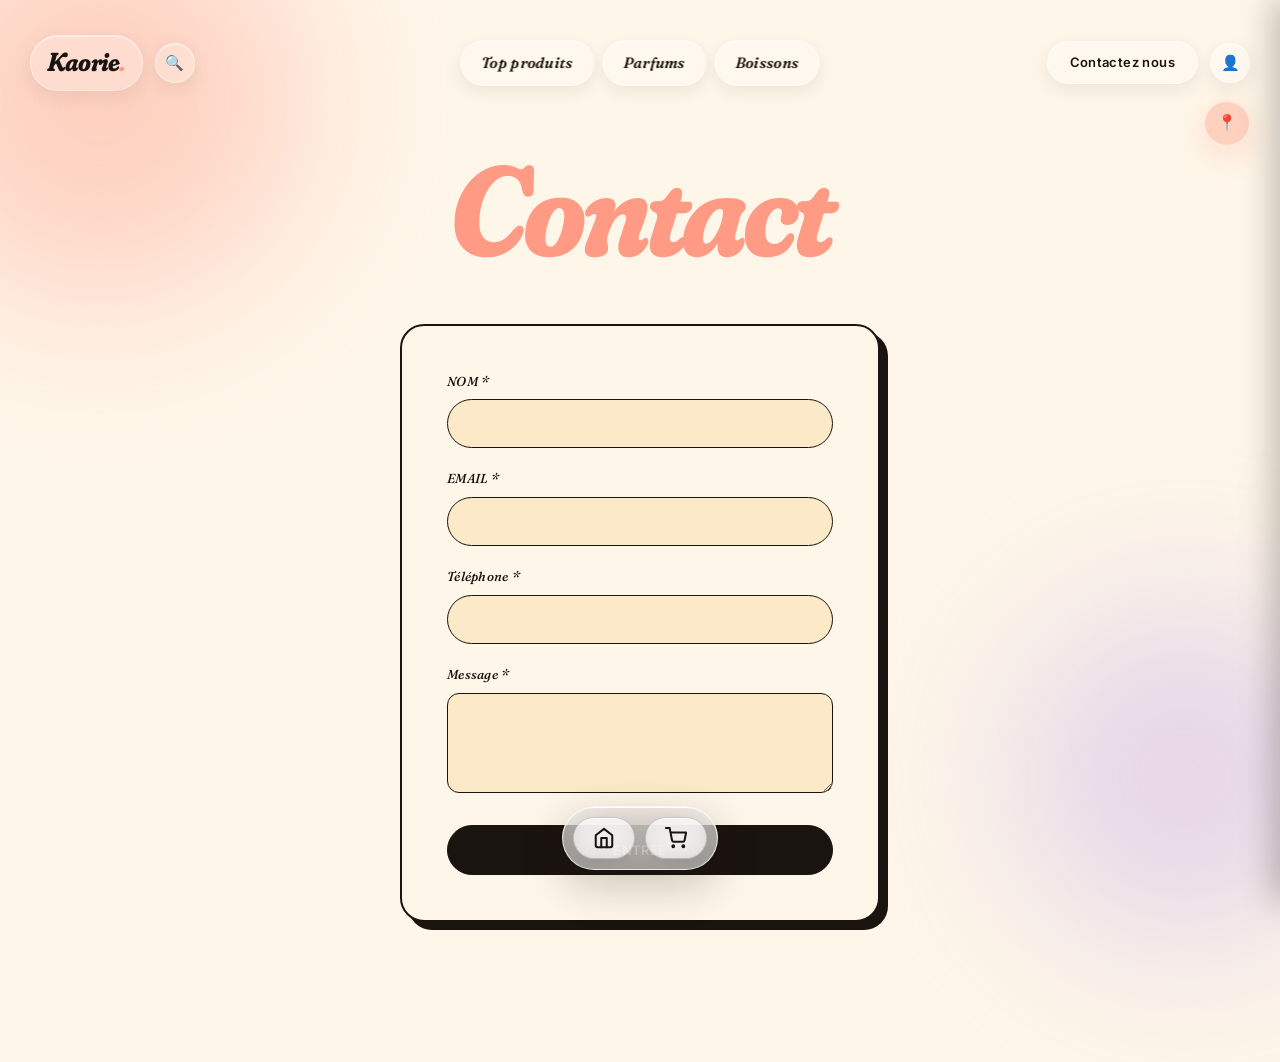
<file: contact.html>
<!DOCTYPE html>
<html lang="fr">
<head>
    <meta charset="UTF-8">
    <meta name="version" content="2026-09-22-1626">
    <meta name="viewport" content="width=device-width, initial-scale=1.0">
    <title>Contact — Kaorie</title>
    <link rel="icon" href="images/logo.png?v=20260922">
    <!-- feuille:common -->
    <style data-feuille="common">

/* Les polices du site : Fraunces (les titres, en italique) et Inter (le texte).
   ⚠️ L'adresse d'une police variable liste d'abord ses axes, puis une valeur
   pour CHACUN d'eux. Fraunces en a quatre — opsz, wght, SOFT, WONK — plus
   l'italique ; l'ancienne adresse n'en donnait que deux (« 9..144,400 »), et
   Google répondait « 400 : mauvaise demande ». La police n'arrivait donc
   jamais : tout le site s'affichait avec la police de secours du système. */
@import url('https://fonts.googleapis.com/css2?family=Fraunces:ital,opsz,wght,SOFT,WONK@0,9..144,100..900,0..100,0..1;1,9..144,100..900,0..100,0..1&family=Inter:wght@300..700&display=swap');


/* ======================================================================
   1. VARIABLES & POLICES
   Palette de couleurs, ombres, transitions, radius
   =================================================================== */

:root {
    --cream:        #fef6e9;
    --cream-warm:   #fbe9c8;
    --cream-deep:   #f5dcae;
    --ink:          #1a1410;
    --ink-soft:     #4a3a30;

    --peach:        #ff9b85;
    --peach-dark:   #e87862;
    --citron:       #ffd84f;
    --citron-dark:  #f0b800;
    --forest:       #0a4f3c;
    --forest-light: #1e6b54;
    --lavender:     #c4a7e7;
    --lavender-dark:#9d7dc4;
    --orange:       #ff7849;
    --pink-soft:    #ffd3c8;

    --shadow-sm:    0 3px 12px rgba(26,20,16,0.08);
    --shadow-md:    0 10px 30px rgba(26,20,16,0.12);
    --shadow-lg:    0 25px 60px rgba(26,20,16,0.18);
    --shadow-pop:   0 0 0 3px var(--ink), 8px 8px 0 0 var(--ink);

    --transition:      0.45s cubic-bezier(0.34, 1.56, 0.64, 1);
    --transition-fast: 0.25s ease;

    --radius-sm: 12px;
    --radius-md: 24px;
    --radius-lg: 40px;
    --radius-pill: 100px;
}


/* ======================================================================
   2. RESET & BASE
   Reset universel + styles body, liens, boutons
   =================================================================== */

* { margin: 0; padding: 0; box-sizing: border-box; }

html { scroll-behavior: smooth; }

body {
    font-family: 'Inter', system-ui, sans-serif;
    background: var(--cream);
    color: var(--ink);
    min-height: 100vh;
    line-height: 1.6;
    -webkit-font-smoothing: antialiased;
    overflow-x: hidden;
    position: relative;
}

a { text-decoration: none; color: inherit; }
button { cursor: pointer; font-family: inherit; border: none; background: none; }
ul { list-style: none; }
img { max-width: 100%; display: block; }


/* ======================================================================
   3. TYPOGRAPHY
   Titres avec police Fraunces
   =================================================================== */

h1, h2, h3, h4 {
    font-family: 'Fraunces', serif;
    font-weight: 700;
    letter-spacing: -0.03em;
    line-height: 1;
    font-variation-settings: "opsz" 144, "SOFT" 50, "WONK" 0;
}

h1 em, h2 em { font-style: italic; font-variation-settings: "opsz" 144, "SOFT" 100, "WONK" 1; }


/* ======================================================================
   4. ANIMATIONS PARTAGÉES
   Keyframes utilisés sur plusieurs pages
   =================================================================== */

@keyframes fadeInUp { from { opacity: 0; transform: translateY(40px); } to { opacity: 1; transform: translateY(0); } }
@keyframes fadeIn { from { opacity: 0; } to { opacity: 1; } }
@keyframes slideInRight { from { transform: translateX(110%); opacity: 0; } to { transform: translateX(0); opacity: 1; } }
@keyframes float { 0%,100% { transform: translateY(0) rotate(0); } 50% { transform: translateY(-15px) rotate(5deg); } }
@keyframes spin { from { transform: rotate(0); } to { transform: rotate(360deg); } }
@keyframes marquee { from { transform: translateX(0); } to { transform: translateX(-50%); } }
@keyframes wiggle { 0%,100% { transform: rotate(-3deg); } 50% { transform: rotate(3deg); } }
@keyframes pulse { 0%,100% { transform: scale(1); } 50% { transform: scale(1.05); } }


/* ======================================================================
   5. LOADER D'INTRO
   Écran d'accueil au chargement (style Ciao Kombucha)
   =================================================================== */

.loader-screen {
    position: fixed;
    inset: 0;
    z-index: 9999;
    background: var(--peach);
    display: flex;
    flex-direction: column;
    align-items: center;
    justify-content: center;
    overflow: hidden;
    transition: transform 1s cubic-bezier(0.76, 0, 0.24, 1);
}

.loader-screen.hide {
    transform: translateY(-100%);
}

html.loader-skip .loader-screen { display: none !important; }

.loader-greeting {
    font-family: 'Fraunces', serif;
    font-style: italic;
    font-size: 16px;
    color: var(--ink);
    letter-spacing: 0.2em;
    text-transform: uppercase;
    margin-bottom: 15px;
    animation: fadeInUp 0.6s ease-out both;
}

.loader-logo {
    position: relative;
    display: inline-block;
    font-family: 'Fraunces', serif;
    font-style: italic;
    font-weight: 800;
    font-size: clamp(100px, 24vw, 320px);
    letter-spacing: -0.05em;
    line-height: 0.9;
    text-align: center;
    font-variation-settings: "opsz" 144, "SOFT" 100, "WONK" 1;

    color: rgba(26, 20, 16, 0.12);

    animation: fadeInUp 0.9s 0.15s cubic-bezier(0.34, 1.56, 0.64, 1) both;
}

.loader-logo::before {
    content: attr(data-text);
    position: absolute;
    left: 0;
    top: 0;
    width: var(--loader-progress, 0%);
    overflow: hidden;
    white-space: nowrap;
    color: var(--ink);

    font-family: inherit;
    font-style: inherit;
    font-weight: inherit;
    letter-spacing: inherit;
    line-height: inherit;
    font-variation-settings: inherit;

    transition: width 0.18s linear;
    pointer-events: none;
}

.loader-tagline {
    position: absolute;
    bottom: 50px;
    right: 50px;
    font-family: 'Fraunces', serif;
    font-style: italic;
    font-size: 14px;
    color: var(--ink);
    letter-spacing: 0.25em;
    text-transform: uppercase;
    text-align: right;
    line-height: 1.7;
    animation: fadeIn 0.6s 0.4s both;
}

.loader-sparkle {
    position: absolute;
    color: var(--ink);
    animation: spin 7s linear infinite;
}

.loader-sparkle.ls1 { top: 12%; right: 12%; font-size: 36px; }
.loader-sparkle.ls2 { top: 18%; left: 14%; font-size: 24px; animation-duration: 9s; }
.loader-sparkle.ls3 { bottom: 22%; right: 22%; font-size: 30px; animation-duration: 11s; }
.loader-sparkle.ls4 { top: 50%; right: 6%; font-size: 20px; animation-duration: 6s; }

html.loader-active, html.loader-active body { overflow: hidden; height: 100%; }


/* ======================================================================
   17. RESPONSIVE
   Adaptations pour tablettes et mobile
   =================================================================== */

@media (max-width: 700px) {
    .loader-counter { left: 25px; bottom: 25px; }
    .loader-tagline { right: 25px; bottom: 30px; font-size: 11px; }
    .loader-sparkle.ls1, .loader-sparkle.ls3 { font-size: 22px; }
}


/* ======================================================================
   6. SEARCH DROPDOWN
   Recherche progressive avec clip-path (effet liquid glass)
   =================================================================== */

.search-overlay {
    position: fixed;
    top: 42px;            
    left: 150px;          
    z-index: 90;          
    width: min(340px, calc(100vw - 540px));

    transform: translateX(-15px);
    opacity: 0;
    pointer-events: none;
    transition:
        transform 0.55s cubic-bezier(0.34, 1.56, 0.64, 1),
        opacity 0.3s ease;
}

.search-overlay.open {
    transform: translateX(0);
    opacity: 1;
    pointer-events: auto;
}

.search-input-wrap {
    position: relative;

    background: rgba(255, 255, 255, 0.22);
    backdrop-filter: blur(24px) saturate(200%);
    -webkit-backdrop-filter: blur(24px) saturate(200%);
    border-radius: 100px;
    border: 1px solid rgba(255, 255, 255, 0.4);
    box-shadow:
        inset 0 1px 0 rgba(255, 255, 255, 0.55),
        inset 0 -1px 0 rgba(255, 255, 255, 0.15),
        0 8px 24px rgba(26, 20, 16, 0.12);

    clip-path: inset(0 100% 0 0 round 100px);
    transition: clip-path 0.55s cubic-bezier(0.34, 1.56, 0.64, 1);
}

.search-overlay.open .search-input-wrap {
    clip-path: inset(0 0 0 0 round 100px);
}

.search-input {
    width: 100%;
    padding: 11px 26px 11px 50px;  
    font-size: 14px;
    font-family: 'Inter', sans-serif;
    background: transparent;
    border: none;
    color: var(--ink);
    border-radius: 100px;
    outline: none;
    text-shadow: 0 1px 0 rgba(255, 255, 255, 0.3);

    opacity: 0;
    transition: opacity 0.3s 0.35s;
}

.search-overlay.open .search-input {
    opacity: 1;
}

.search-input::placeholder {
    color: var(--ink-soft);
    font-style: italic;
    opacity: 0.7;
}

.search-results {
    margin-top: 10px;
    background: rgba(255, 255, 255, 0.28);
    backdrop-filter: blur(28px) saturate(200%);
    -webkit-backdrop-filter: blur(28px) saturate(200%);
    border-radius: 24px;
    border: 1px solid rgba(255, 255, 255, 0.4);
    box-shadow:
        inset 0 1px 0 rgba(255, 255, 255, 0.5),
        0 12px 35px rgba(26, 20, 16, 0.15);
    overflow: hidden;
    max-height: 60vh;
    overflow-y: auto;

    opacity: 0;
    transform: translateY(-8px);
    transition: opacity 0.3s 0.4s, transform 0.3s 0.4s;
}

.search-results:empty {
    display: none;
}

.search-overlay.open .search-results:not(:empty) {
    opacity: 1;
    transform: translateY(0);
}

.search-results:empty {
    display: none;
}

.search-count {
    padding: 12px 24px 8px;
    font-family: 'Fraunces', serif;
    font-style: italic;
    font-size: 11px;
    color: var(--ink-soft);
    letter-spacing: 0.1em;
    text-transform: uppercase;
    border-bottom: 1px solid rgba(0, 0, 0, 0.05);
}

.search-count em {
    color: var(--peach-dark);
    font-weight: 600;
    font-style: italic;
}

.search-result-item {
    display: block;
    padding: 13px 24px;
    border-bottom: 1px solid rgba(0, 0, 0, 0.05);
    color: var(--ink);
    text-decoration: none;
    transition: all 0.2s ease;
    animation: fadeInDown 0.3s ease-out both;
}

@keyframes fadeInDown {
    from { opacity: 0; transform: translateY(-8px); }
    to   { opacity: 1; transform: translateY(0); }
}

.search-result-item:last-child { border-bottom: none; }

.search-result-item:hover {
    background: rgba(255, 155, 133, 0.18);
    padding-left: 32px;
}

.search-result-item .name {
    font-family: 'Fraunces', serif;
    font-style: italic;
    font-weight: 600;
    font-size: 17px;
    color: var(--ink);
    line-height: 1.2;
}

.search-result-item .meta {
    display: block;
    font-family: 'Inter', sans-serif;
    font-style: normal;
    font-size: 11px;
    color: var(--ink-soft);
    text-transform: uppercase;
    letter-spacing: 0.12em;
    margin-top: 3px;
}

.search-no-results {
    padding: 30px 24px;
    text-align: center;
    font-family: 'Fraunces', serif;
    font-style: italic;
    font-size: 14px;
    color: var(--ink-soft);
    line-height: 1.6;
}

@media (max-width: 600px) {
    .search-overlay {
        width: calc(100vw - 30px);
        top: 75px;
    }
}


/* ======================================================================
   7. MENU BURGER OVERLAY
   Panneau de navigation alternative
   =================================================================== */

.menu-panel {
    position: fixed;
    inset: 0;
    z-index: 500;
    display: flex;
    flex-direction: column;
    align-items: center;
    justify-content: center;

    background: rgba(254, 246, 233, 0.7);
    backdrop-filter: blur(30px) saturate(180%);
    -webkit-backdrop-filter: blur(30px) saturate(180%);

    opacity: 0;
    pointer-events: none;
    transition: opacity 0.5s cubic-bezier(0.4, 0, 0.2, 1);
}

.menu-panel.open {
    opacity: 1;
    pointer-events: auto;
}

.menu-close {
    position: absolute;
    top: 30px;
    right: 40px;
    width: 48px;
    height: 48px;
    border-radius: 50%;
    background: rgba(255, 255, 255, 0.25);
    backdrop-filter: blur(20px) saturate(180%);
    -webkit-backdrop-filter: blur(20px) saturate(180%);
    border: 1px solid rgba(255, 255, 255, 0.4);
    box-shadow:
        inset 0 1px 0 rgba(255, 255, 255, 0.5),
        0 6px 20px rgba(26, 20, 16, 0.1);
    font-size: 22px;
    color: var(--ink);
    cursor: pointer;
    transition: all var(--transition);
}

.menu-close:hover {
    background: var(--peach);
    transform: rotate(90deg) scale(1.1);
}

.menu-nav {
    display: flex;
    flex-direction: column;
    gap: 8px;
    text-align: center;
}

.menu-nav a {
    font-family: 'Fraunces', serif;
    font-style: italic;
    font-weight: 700;
    font-size: clamp(36px, 6vw, 78px);
    color: var(--ink);
    letter-spacing: -0.03em;
    font-variation-settings: "opsz" 144, "SOFT" 100, "WONK" 1;
    line-height: 1.1;
    padding: 4px 16px;
    position: relative;
    transition: color 0.3s, transform 0.4s cubic-bezier(0.34, 1.56, 0.64, 1);

    opacity: 0;
    transform: translateY(40px);
}

.menu-panel.open .menu-nav a {
    opacity: 1;
    transform: translateY(0);
    transition: opacity 0.6s, transform 0.7s cubic-bezier(0.34, 1.56, 0.64, 1), color 0.3s;
}

.menu-panel.open .menu-nav a:nth-child(1) { transition-delay: 0.15s; }
.menu-panel.open .menu-nav a:nth-child(2) { transition-delay: 0.22s; }
.menu-panel.open .menu-nav a:nth-child(3) { transition-delay: 0.29s; }
.menu-panel.open .menu-nav a:nth-child(4) { transition-delay: 0.36s; }
.menu-panel.open .menu-nav a:nth-child(5) { transition-delay: 0.43s; }
.menu-panel.open .menu-nav a:nth-child(6) { transition-delay: 0.50s; }
.menu-panel.open .menu-nav a:nth-child(7) { transition-delay: 0.57s; }

.menu-nav a:hover {
    color: var(--peach-dark);
    transform: translateY(-3px) rotate(-1deg) !important;
}

.menu-panel .menu-sparkle {
    position: absolute;
    color: var(--ink);
    animation: spin 8s linear infinite;
    opacity: 0.5;
}
.menu-panel .menu-sparkle.ms1 { top: 15%; left: 12%; font-size: 30px; }
.menu-panel .menu-sparkle.ms2 { bottom: 18%; right: 15%; font-size: 24px; animation-duration: 10s; }
.menu-panel .menu-sparkle.ms3 { top: 25%; right: 18%; font-size: 20px; animation-duration: 12s; }

html.menu-open, html.menu-open body { overflow: hidden; }

.icon-btn.menu-toggle.active { background: var(--peach); }

.icon-btn#music-toggle.playing,
#music-toggle.playing {
    background: rgba(255, 155, 133, 0.6);
    border-color: rgba(255, 255, 255, 0.55);
    color: var(--ink);
    animation: pulse 1.5s ease-in-out infinite;
    box-shadow:
        inset 0 1px 0 rgba(255, 255, 255, 0.6),
        0 0 0 0 rgba(255, 155, 133, 0.7),
        0 6px 20px rgba(255, 120, 73, 0.25);
}

#music-toggle.playing::before {
    content: "";
    position: absolute;
    inset: -1px;
    border-radius: 50%;
    border: 2px solid var(--peach);
    animation: pulse-ring 1.8s cubic-bezier(0.4, 0, 0.2, 1) infinite;
    pointer-events: none;
}

@keyframes pulse-ring {
    0%   { transform: scale(1);   opacity: 0.8; }
    100% { transform: scale(1.6); opacity: 0; }
}


/* ======================================================================
   8. HEADER (sticky)
   Barre de navigation principale collée en haut
   =================================================================== */

.header {
    position: sticky;
    top: 15px;
    z-index: 100;
    display: flex;
    align-items: center;
    justify-content: space-between;
    padding: 20px 30px;

    background: transparent;
    border: none;
    box-shadow: none;
    backdrop-filter: none;
    -webkit-backdrop-filter: none;

    animation: fadeIn 0.6s ease-out both;
}

.header-left { display: flex; align-items: center; gap: 12px; }

.logo {
    font-family: 'Fraunces', serif;
    font-size: 26px;
    font-weight: 700;
    letter-spacing: -0.03em;
    color: var(--ink);
    font-style: italic;
    font-variation-settings: "opsz" 144, "SOFT" 100, "WONK" 1;
    padding: 6px 16px;
    border-radius: 100px;

    background: rgba(255, 255, 255, 0.22);
    backdrop-filter: blur(20px) saturate(180%);
    -webkit-backdrop-filter: blur(20px) saturate(180%);
    border: 1px solid rgba(255, 255, 255, 0.4);
    box-shadow:
        inset 0 1px 0 rgba(255, 255, 255, 0.5),
        0 6px 20px rgba(26, 20, 16, 0.08);

    transition: all var(--transition);
}

.logo:hover {
    transform: rotate(-3deg) scale(1.05);
    background: rgba(255, 255, 255, 0.32);
}

.logo span { color: var(--peach); }

.search-icon, .icon-btn {
    position: relative;
    width: 40px;
    height: 40px;
    border-radius: 50%;
    display: flex;
    align-items: center;
    justify-content: center;
    font-size: 15px;
    color: var(--ink);

    background: rgba(255, 255, 255, 0.22);
    backdrop-filter: blur(20px) saturate(180%);
    -webkit-backdrop-filter: blur(20px) saturate(180%);
    border: 1px solid rgba(255, 255, 255, 0.4);
    box-shadow:
        inset 0 1px 0 rgba(255, 255, 255, 0.55),
        inset 0 -1px 0 rgba(255, 255, 255, 0.15),
        0 6px 20px rgba(26, 20, 16, 0.08);

    transition: all var(--transition);
}

.search-icon:hover, .icon-btn:hover {
    background: rgba(255, 255, 255, 0.35);
    border-color: rgba(255, 255, 255, 0.6);
    transform: translateY(-2px) scale(1.05);
    box-shadow:
        inset 0 1px 0 rgba(255, 255, 255, 0.7),
        0 10px 30px rgba(26, 20, 16, 0.12);
}

.header-center {
    position: absolute;
    left: 50%;
    top: 50%;
    transform: translate(-50%, -50%);
    display: flex;
    align-items: center;
    gap: 8px;
    z-index: 1;
}

.header-center a {
    padding: 10px 20px;
    border-radius: 100px;
    font-family: 'Fraunces', serif;
    font-style: italic;
    font-size: 15px;
    font-weight: 600;
    letter-spacing: 0.02em;
    color: var(--ink);
    white-space: nowrap;

    background: rgba(255, 255, 255, 0.22);
    backdrop-filter: blur(20px) saturate(180%);
    -webkit-backdrop-filter: blur(20px) saturate(180%);
    border: 1px solid rgba(255, 255, 255, 0.4);
    box-shadow:
        inset 0 1px 0 rgba(255, 255, 255, 0.55),
        inset 0 -1px 0 rgba(255, 255, 255, 0.15),
        0 6px 18px rgba(26, 20, 16, 0.08);

    transition: all var(--transition);
}

.header-center a:hover {
    background: var(--peach);
    border-color: rgba(255, 255, 255, 0.7);
    transform: translateY(-2px);
    box-shadow:
        inset 0 1px 0 rgba(255, 255, 255, 0.7),
        0 10px 25px rgba(255, 120, 73, 0.25);
}

@media (max-width: 900px) {
    .header-center { display: none; }
}

.header-right { display: flex; align-items: center; gap: 12px; }

.contact-btn {
    padding: 10px 22px;
    border-radius: var(--radius-pill);
    color: var(--ink);
    font-size: 13px;
    font-weight: 600;
    letter-spacing: 0.03em;

    background: rgba(255, 255, 255, 0.22);
    backdrop-filter: blur(20px) saturate(180%);
    -webkit-backdrop-filter: blur(20px) saturate(180%);
    border: 1px solid rgba(255, 255, 255, 0.4);
    box-shadow:
        inset 0 1px 0 rgba(255, 255, 255, 0.55),
        inset 0 -1px 0 rgba(255, 255, 255, 0.15),
        0 6px 20px rgba(26, 20, 16, 0.08);

    transition: all var(--transition);
}

.contact-btn:hover {
    
    background: radial-gradient(circle at 30% 30%, rgba(255, 155, 133, 0.85) 0%, rgba(255, 120, 73, 0.6) 100%);
    border-color: rgba(255, 255, 255, 0.6);
    transform: translateY(-2px) scale(1.02);
    box-shadow:
        inset 0 1px 0 rgba(255, 255, 255, 0.7),
        0 10px 30px rgba(255, 120, 73, 0.25);
}


/* ======================================================================
   10. ICÔNE LOCALISATION
   Bouton 📍 fixed avec pulse-ring décoratif
   =================================================================== */

.location-icon {
    position: fixed;
    right: 30px;
    top: 100px;
    z-index: 99;
    width: 46px;
    height: 46px;
    border-radius: 50%;
    color: var(--ink);
    display: flex;
    align-items: center;
    justify-content: center;

    background: rgba(255, 155, 133, 0.4);
    backdrop-filter: blur(24px) saturate(200%);
    -webkit-backdrop-filter: blur(24px) saturate(200%);
    border: 1px solid rgba(255, 255, 255, 0.45);
    box-shadow:
        inset 0 1px 0 rgba(255, 255, 255, 0.6),
        0 10px 30px rgba(255, 120, 73, 0.2);

    transition: all var(--transition);
    animation: float 4s ease-in-out infinite;
}

.location-icon:hover {
    transform: scale(1.15) rotate(-10deg);
    background: rgba(255, 216, 79, 0.5); 
}


/* ======================================================================
   9. MAIN (layout)
   Conteneur principal et utilitaires de mise en page
   =================================================================== */

.main {
    padding: 50px 40px 140px;
    min-height: calc(100vh - 130px);
    position: relative;
}

.page-title {
    text-align: center;
    font-size: clamp(60px, 10vw, 130px);
    margin-bottom: 50px;
    letter-spacing: -0.04em;
    animation: fadeInUp 0.8s cubic-bezier(0.4, 0, 0.2, 1) both;
}

.page-title em { color: var(--peach); }

.cart-backdrop {
    position: fixed;
    inset: 0;
    background: rgba(26, 20, 16, 0.4);
    backdrop-filter: blur(4px);
    -webkit-backdrop-filter: blur(4px);
    z-index: 90;
    opacity: 0;
    pointer-events: none;
    transition: opacity 0.4s ease;
}
.cart-backdrop.open {
    opacity: 1;
    pointer-events: auto;
}


/* ======================================================================
   11. DRAWER PANIER
   Panneau glissant depuis la droite (Léa)
   =================================================================== */

.cart-drawer {
    position: fixed;
    top: 0;
    right: 0;
    width: 420px;
    max-width: 92vw;
    height: 100vh;
    background: var(--cream);
    border-left: 2px solid var(--ink);
    box-shadow: -8px 0 30px rgba(26, 20, 16, 0.25);
    padding: 60px 30px 30px;
    display: flex;
    flex-direction: column;
    z-index: 100;
    transform: translateX(100%);
    transition: transform 0.5s cubic-bezier(0.34, 1.56, 0.64, 1);
}
.cart-drawer.open {
    transform: translateX(0);
}

.cart-drawer-close {
    position: absolute;
    top: 18px;
    right: 18px;
    width: 38px;
    height: 38px;
    border-radius: 50%;
    border: 1.5px solid var(--ink);
    background: var(--cream);
    color: var(--ink);
    font-size: 22px;
    line-height: 1;
    cursor: pointer;
    transition: all var(--transition-fast);
    z-index: 2;
    display: flex;
    align-items: center;
    justify-content: center;
}
.cart-drawer-close:hover {
    background: var(--peach);
    transform: rotate(90deg);
}

.cart-clear-btn {
    width: 100%;
    margin-top: 10px;
    padding: 10px;
    background: transparent;
    color: var(--ink-soft);
    border: 1.5px solid var(--ink-soft);
    border-radius: var(--radius-pill);
    font-family: 'Fraunces', serif;
    font-style: italic;
    font-size: 12px;
    cursor: pointer;
    transition: all var(--transition-fast);
}
.cart-clear-btn:hover {
    background: var(--ink);
    color: var(--cream);
    border-color: var(--ink);
}

.cart-drawer .cart-items {
    flex: 1;
    overflow-y: auto;
}

/* La contenance d'une ligne du panier (« 50 ml », « 1 L »). C'est elle qui
   distingue deux lignes du même produit : discrète, mais toujours lue. */
.cart-item-size {
    display: block;
    font: 11px/1.5 'Inter', sans-serif;
    letter-spacing: 0.04em;
    color: color-mix(in srgb, var(--ink) 62%, transparent);
    margin-top: 2px;
}

.cart-item-engraving {
    display: inline-flex;
    align-items: center;
    gap: 6px;
    margin-top: 4px;
    font-family: 'Fraunces', serif;
    font-style: italic;
    font-size: 12px;
    color: var(--peach-dark);
    letter-spacing: 0.02em;
}
.cart-item-engraving::before {
    content: "✦";
    font-size: 11px;
    color: var(--peach-dark);
}


/* ======================================================================
   12. MODAL DE GRAVURE
   Personnalisation des flacons (Mathis)
   =================================================================== */

.engraving-modal {
    position: fixed;
    top: 50%;
    left: 50%;
    transform: translate(-50%, -50%) scale(0.9);
    width: 460px;
    max-width: 92vw;
    background: var(--cream);
    border: 2px solid var(--ink);
    border-radius: var(--radius-md);
    box-shadow: 8px 8px 0 0 var(--ink);
    padding: 50px 36px 36px;
    z-index: 110;
    opacity: 0;
    pointer-events: none;
    transition: all 0.5s cubic-bezier(0.34, 1.56, 0.64, 1);
}
.engraving-modal.open {
    opacity: 1;
    pointer-events: auto;
    transform: translate(-50%, -50%) scale(1);
}

.engraving-modal .modal-close {
    position: absolute;
    top: 14px;
    right: 14px;
    width: 38px;
    height: 38px;
    border-radius: 50%;
    border: 1.5px solid var(--ink);
    background: var(--cream);
    color: var(--ink);
    font-size: 22px;
    line-height: 1;
    cursor: pointer;
    transition: all var(--transition-fast);
    display: flex;
    align-items: center;
    justify-content: center;
}
.engraving-modal .modal-close:hover {
    background: var(--peach);
    transform: rotate(90deg);
}

.engraving-modal h3 {
    font-family: 'Fraunces', serif;
    font-style: italic;
    font-size: 26px;
    font-weight: 700;
    color: var(--ink);
    text-align: center;
    margin-bottom: 8px;
    font-variation-settings: "opsz" 144, "SOFT" 100, "WONK" 1;
}

.engraving-modal .modal-desc {
    font-family: 'Fraunces', serif;
    font-style: italic;
    font-size: 13px;
    color: var(--ink-soft);
    text-align: center;
    margin-bottom: 28px;
    line-height: 1.5;
}

.engraving-preview {
    background: linear-gradient(135deg, #f5e9d0 0%, #ffe6b8 100%);
    border: 1.5px solid var(--ink);
    border-radius: var(--radius-sm);
    padding: 24px 16px;
    text-align: center;
    margin-bottom: 22px;
    min-height: 80px;
    display: flex;
    align-items: center;
    justify-content: center;
    box-shadow: inset 0 2px 8px rgba(26, 20, 16, 0.08);
    position: relative;
    overflow: hidden;
}

.engraving-preview::before {
    content: "✦";
    position: absolute;
    top: 10px;
    left: 14px;
    font-size: 12px;
    color: var(--peach-dark);
    opacity: 0.5;
}
.engraving-preview::after {
    content: "✦";
    position: absolute;
    bottom: 10px;
    right: 14px;
    font-size: 12px;
    color: var(--peach-dark);
    opacity: 0.5;
}

.engraving-preview-text {
    font-family: 'Fraunces', serif;
    font-style: italic;
    font-size: 26px;
    font-weight: 600;
    color: var(--ink);
    letter-spacing: 0.04em;
    
    text-shadow:
        0 1px 0 rgba(255, 255, 255, 0.5),
        0 -1px 1px rgba(26, 20, 16, 0.25);
    font-variation-settings: "opsz" 144, "SOFT" 50, "WONK" 1;
    transition: opacity 0.3s ease;
}

.engraving-preview-text.placeholder {
    opacity: 0.35;
    font-style: italic;
}

.engraving-input-wrap {
    position: relative;
    margin-bottom: 24px;
}

.engraving-input {
    width: 100%;
    padding: 14px 60px 14px 18px;
    background: var(--cream-warm);
    border: 1.5px solid var(--ink);
    border-radius: var(--radius-pill);
    font-family: 'Fraunces', serif;
    font-style: italic;
    font-size: 16px;
    color: var(--ink);
    outline: none;
    transition: all var(--transition-fast);
}
.engraving-input::placeholder {
    color: var(--ink-soft);
    opacity: 0.5;
}
.engraving-input:focus {
    border-color: var(--peach-dark);
    box-shadow: 0 0 0 3px rgba(255, 155, 133, 0.2);
}

.engraving-input-wrap .char-count {
    position: absolute;
    top: 50%;
    right: 18px;
    transform: translateY(-50%);
    font-family: 'Fraunces', serif;
    font-style: italic;
    font-size: 12px;
    color: var(--ink-soft);
    pointer-events: none;
}

.engraving-modal .modal-confirm {
    width: 100%;
    padding: 16px;
    
    background: linear-gradient(135deg, #1a1410 0%, #2a221c 100%);
    color: var(--cream);
    border: 1.5px solid var(--ink);
    border-radius: var(--radius-pill);
    font-family: 'Fraunces', serif;
    font-style: italic;
    font-size: 14px;
    font-weight: 600;
    letter-spacing: 0.04em;
    cursor: pointer;
    transition: all var(--transition);
}
.engraving-modal .modal-confirm:hover {
    
    background: radial-gradient(circle at 50% 50%, var(--peach) 0%, #ff9b85 100%);
    color: var(--ink);
    transform: translate(-2px, -2px);
    box-shadow: 4px 4px 0 0 var(--ink);
}
.engraving-modal .modal-confirm:disabled {
    opacity: 0.5;
    cursor: not-allowed;
    transform: none;
    box-shadow: none;
}


/* ======================================================================
   13. BANDEAU COOKIES
   Apparition 1s + flou si refus (SAE 203 obligatoire)
   =================================================================== */

.cookie-banner {
    position: fixed;
    bottom: 0;
    left: 0;
    right: 0;
    background: linear-gradient(180deg, rgba(254, 246, 233, 0.97) 0%, var(--cream) 100%);
    border-top: 2px solid var(--ink);
    box-shadow: 0 -8px 30px rgba(26, 20, 16, 0.15);
    padding: 24px 36px;
    z-index: 200;
    transform: translateY(100%);
    transition: transform 0.5s cubic-bezier(0.34, 1.56, 0.64, 1);
    display: flex;
    align-items: center;
    justify-content: space-between;
    gap: 30px;
    flex-wrap: wrap;
}
.cookie-banner.show {
    transform: translateY(0);
}

.cookie-text {
    font-family: 'Fraunces', serif;
    font-style: italic;
    font-size: 15px;
    color: var(--ink);
    line-height: 1.5;
    flex: 1;
    min-width: 280px;
}
.cookie-text strong {
    font-weight: 700;
    color: var(--peach-dark);
    font-style: normal;
}

.cookie-options {
    display: flex;
    gap: 18px;
    align-items: center;
}

.cookie-option {
    display: flex;
    align-items: center;
    gap: 10px;
    cursor: pointer;
    padding: 10px 18px;
    border-radius: 50px;
    border: 1.5px solid var(--ink);
    background: var(--cream);
    font-family: 'Fraunces', serif;
    font-style: italic;
    font-size: 14px;
    transition: all var(--transition-fast);
    user-select: none;
}
.cookie-option:hover {
    background: var(--peach);
    transform: translate(-2px, -2px);
    box-shadow: 3px 3px 0 0 var(--ink);
}
.cookie-option input[type="checkbox"] {
    width: 18px;
    height: 18px;
    accent-color: var(--peach-dark);
    cursor: pointer;
}

/* Le floutage qui suivait un refus des cookies a été retiré le 22/09/2026.
   Refuser rendait le site inutilisable — tout flou, plus rien de cliquable,
   et aucun moyen de revenir en arrière. Un refus coupe maintenant le suivi
   des clics (la seule chose que le site enregistrait) et rien d'autre. */


/* ======================================================================
   14. ANIMATION CLIC BOUTON
   btn-pop : agrandissement progressif au clic (SAE 203 point e)
   =================================================================== */

@keyframes btn-pop {
    0%   { transform: scale(1); }
    50%  { transform: scale(1.12); }
    100% { transform: scale(1); }
}
.btn-clicked {
    animation: btn-pop 0.4s cubic-bezier(0.34, 1.56, 0.64, 1);
}

@keyframes btn-pop-centered {
    0%   { transform: translateX(-50%) scale(1); }
    50%  { transform: translateX(-50%) scale(1.12); }
    100% { transform: translateX(-50%) scale(1); }
}
.btn-clicked-centered {
    animation: btn-pop-centered 0.4s cubic-bezier(0.34, 1.56, 0.64, 1);
}


/* ======================================================================
   15. FOOTER NAV
   Barre flottante en bas avec icônes principales
   =================================================================== */

.footer-nav {
    position: fixed;
    bottom: 30px;
    
    left: 0;
    right: 0;
    margin: 0 auto;
    width: fit-content;
    display: flex;
    gap: 10px;
    padding: 10px;
    border-radius: 50px;
    z-index: 60;

    background: rgba(255, 255, 255, 0.55);
    backdrop-filter: blur(28px) saturate(200%);
    -webkit-backdrop-filter: blur(28px) saturate(200%);
    border: 1.5px solid rgba(255, 255, 255, 0.75);
    box-shadow:
        inset 0 1px 0 rgba(255, 255, 255, 0.9),
        0 15px 45px rgba(26, 20, 16, 0.22);

    animation: fadeInUp 0.6s 0.3s cubic-bezier(0.4, 0, 0.2, 1) both;
}

.footer-nav .icon-btn {
    width: 62px;
    height: 42px;
    border-radius: 30px;
    background: rgba(255, 255, 255, 0.55);
    backdrop-filter: blur(10px);
    border: 1.5px solid rgba(0, 0, 0, 0.18);
    box-shadow:
        inset 0 1px 0 rgba(255, 255, 255, 0.85),
        0 2px 6px rgba(26, 20, 16, 0.05);
    color: var(--ink);
    transition: all var(--transition);
}

.footer-nav .icon-btn:hover {
    background: var(--peach);
    border-color: var(--ink);
    color: var(--ink);
    transform: translateY(-3px);
    box-shadow:
        inset 0 1px 0 rgba(255, 255, 255, 0.5),
        0 8px 22px rgba(255, 120, 73, 0.3);
}

.footer-nav .icon-btn svg {
    width: 22px;
    height: 22px;
    stroke: currentColor;
    stroke-width: 2.2;
    fill: none;
    stroke-linecap: round;
    stroke-linejoin: round;
}


/* ======================================================================
   16. BLOBS DÉCORATIFS
   Cercles colorés flottants en fond
   =================================================================== */

.blob {
    position: fixed;
    border-radius: 50%;
    filter: blur(80px);
    opacity: 0.4;
    z-index: 0;
    pointer-events: none;
}

.blob.b1 { width: 400px; height: 400px; background: var(--peach); top: -100px; left: -100px; animation: float 12s ease-in-out infinite; }
.blob.b2 { width: 350px; height: 350px; background: var(--lavender); bottom: -50px; right: -80px; animation: float 15s ease-in-out infinite reverse; }
.blob.b3 { width: 250px; height: 250px; background: var(--citron); top: 50%; left: 50%; animation: float 10s ease-in-out infinite; }

@media (max-width: 1100px) {
    .products-grid { grid-template-columns: repeat(2, 1fr); }
    .product-detail-wrap { padding: 20px 10px; }
    .product-description-box {
        position: relative;
        left: auto;
        bottom: auto;
        transform: none;
        margin-top: 30px;
    }
    .cart-sidebar {
        position: relative;
        right: auto;
        top: auto;
        width: 100%;
        max-width: 480px;
        margin: 30px auto;
    }
}

@media (max-width: 700px) {
    .marquee-track span { font-size: 12px; padding: 0 15px; }
    .header { padding: 15px 20px; top: 32px; }
    .header-center { display: none; }
    .contact-btn { display: none; }
    .location-icon { top: auto; bottom: 100px; right: 20px; }
    .main { padding: 30px 20px 140px; }
    .page-title { font-size: 50px; margin-bottom: 30px; }
    .hero { height: 65vh; }
    .products-grid { grid-template-columns: 1fr; gap: 20px; }
    .product-detail-carousel { gap: 15px; }
    .product-detail-img { width: 240px; }
    .arrow-nav { width: 50px; height: 50px; }
    .form-container { padding: 30px 25px; }
}

/* ======================================================================
   IMAGES DES PRODUITS
   Une seule définition pour tout le site : la classe du produit
   (`parfum-1`, `boisson-3`…) porte son image, où qu'elle soit posée —
   vignette du catalogue, miniature d'une fiche, ligne du panier.
   C'est ici, dans la feuille chargée par TOUTES les pages, parce que le
   panier ne charge pas catalog.css : ses vignettes restaient vides.
   Les couleurs de fond, elles, restent propres à chaque page.
   =================================================================== */
.parfum-1, .parfum-2, .parfum-3, .parfum-4,
.boisson-1, .boisson-2, .boisson-3, .boisson-4 {
    background-size: contain;
    background-position: center;
    background-repeat: no-repeat;
}
.parfum-1  { background-image: url('images/parfum-blanc-cut.png?v=20260922'); }
.parfum-2  { background-image: url('images/parfum-jaune-cut.png?v=20260922'); }
.parfum-3  { background-image: url('images/parfum-noir-cut.png?v=20260922'); }
.parfum-4  { background-image: url('images/parfum-bleu-cut.png?v=20260922'); }
.boisson-1 { background-image: url('images/boisson-gingembre-cut.png?v=20260922'); }
.boisson-2 { background-image: url('images/boisson-menthe-cut.png?v=20260922'); }
.boisson-3 { background-image: url('images/boisson-citron-cut.png?v=20260922'); }
.boisson-4 { background-image: url('images/boisson-framboise-cut.png?v=20260922'); }


/* ======================================================================
   BOUTON DU MENU (petits écrans)
   La navigation du haut (.header-center) disparaît sous 700 px ; sans ce
   bouton, le panneau de menu existait dans la page mais rien ne pouvait
   l'ouvrir — impossible d'aller aux Parfums ou aux Boissons au téléphone.
   =================================================================== */
.menu-toggle { display: none; }
@media (max-width: 700px) {
    .menu-toggle { display: inline-flex; align-items: center; justify-content: center; font-size: 18px; }
}

/* ======================================================================
   SI LE VISITEUR A DEMANDÉ MOINS D'ANIMATIONS
   (Réglages système → Accessibilité → Réduire les animations)
   Vingt et un éléments du site arrivent par une animation en `both` :
   ils commencent donc invisibles et ne deviennent visibles qu'une fois
   l'animation jouée. Si quelque chose empêche cette animation, la page
   paraît vide. Ici on coupe le mouvement mais on garde tout visible.
   =================================================================== */
@media (prefers-reduced-motion: reduce) {
    *, *::before, *::after {
        animation-duration: 0.01ms !important;
        animation-iteration-count: 1 !important;
        animation-delay: 0ms !important;
        transition-duration: 0.01ms !important;
        scroll-behavior: auto !important;
    }
}

/* ======================================================================
   TÉMOIN DE FIN DE FICHIER
   Dernière règle de la feuille : elle pose une variable. Le petit script
   en tête de chaque page vérifie que la variable est là ; si elle manque,
   c'est que le navigateur n'a pas la feuille en entier, et il la recharge.
   Ne rien écrire après cette règle.
   =================================================================== */
:root { --feuille-common: ok; }

    </style>
    <!-- /feuille:common -->
    <!-- feuille:forms -->
    <style data-feuille="forms">


/* ======================================================================
   1. CONTENEUR FORMULAIRE
   Boîte cream avec bordure ink et ombre 8px
   =================================================================== */

.form-container {
    background: var(--cream);
    border-radius: var(--radius-md);
    border: 2px solid var(--ink);
    box-shadow: 8px 8px 0 0 var(--ink);
    padding: 45px;
    width: 100%;
    max-width: 480px;
    margin: 0 auto;
    animation: fadeInUp 0.7s cubic-bezier(0.34, 1.56, 0.64, 1) both;
}

.form-container h2 {
    text-align: center;
    margin-bottom: 10px;
    font-size: 38px;
    font-style: italic;
}

.form-container .subtitle {
    text-align: center;
    font-family: 'Fraunces', serif;
    font-style: italic;
    font-size: 14px;
    color: var(--ink-soft);
    margin-bottom: 25px;
    line-height: 1.6;
}

.form-group { margin-bottom: 20px; }

.form-group label {
    display: block;
    margin-bottom: 8px;
    font-family: 'Fraunces', serif;
    font-style: italic;
    font-size: 13px;
    font-weight: 500;
    color: var(--ink);
    letter-spacing: 0.02em;
}

.form-group input,
.form-group textarea {
    width: 100%;
    padding: 14px 18px;
    border: 1.5px solid var(--ink);
    border-radius: var(--radius-pill);
    font-size: 15px;
    font-family: inherit;
    background: var(--cream-warm);
    transition: all var(--transition-fast);
}

.form-group textarea {
    border-radius: var(--radius-sm);
    resize: vertical;
    min-height: 100px;
}

.form-group input:focus, .form-group textarea:focus {
    outline: none;
    background: var(--cream);
    box-shadow: 0 0 0 3px var(--peach);
}

.form-submit {
    display: block;
    width: 100%;
    margin-top: 25px;
    padding: 16px;
    background: var(--ink);
    color: var(--cream);
    border: 1.5px solid var(--ink);
    border-radius: var(--radius-pill);
    font-size: 13px;
    font-weight: 500;
    letter-spacing: 0.05em;
    text-transform: uppercase;
    transition: all var(--transition);
}

.form-submit:hover {
    background: var(--peach);
    color: var(--ink);
    transform: translate(-2px, -2px);
    box-shadow: 4px 4px 0 0 var(--ink);
}


/* ======================================================================
   5. LIENS DE FORMULAIRE
   Liens 'Mot de passe oublié' / 'Créer un compte'
   =================================================================== */

.form-links {
    text-align: center;
    margin-top: 22px;
    display: flex;
    flex-direction: column;
    gap: 10px;
}

.form-links a {
    font-family: 'Fraunces', serif;
    font-style: italic;
    font-size: 14px;
    color: var(--ink-soft);
    transition: color var(--transition-fast);
}

.form-links a:hover { color: var(--peach-dark); }


/* ======================================================================
   TÉMOIN DE FIN DE FICHIER
   Dernière règle de la feuille : elle pose une variable. Le petit script
   en tête de chaque page vérifie que la variable est là ; si elle manque,
   c'est que le navigateur n'a pas la feuille en entier, et il la recharge.
   Ne rien écrire après cette règle.
   =================================================================== */
:root { --feuille-forms: ok; }

    </style>
    <!-- /feuille:forms -->
    <script>
        /* ==============================================================
           CONTRÔLE DE LA PAGE
           Les feuilles de style sont écrites dans la page (voir
           outils/inclure_css.py) et chacune finit par un témoin
           `--feuille-<nom>`. Si un témoin manque, c'est que le navigateur
           n'affiche pas la page telle qu'elle est sur le serveur : il
           ressert une vieille copie gardée en mémoire. On le corrige en
           deux temps :
             1. une fois par visite, on recharge la page sous une adresse
                que son cache ne connaît pas (?frais=…), ce qui l'oblige à
                la redemander au serveur ;
             2. si ça ne suffit pas, on affiche un état des lieux — et
                ?diag=1 l'affiche à la demande.
           ============================================================== */
        (function () {
            var CLEF = 'kaorie-fraicheur', journal = [], reparees = {};
            function temoin(nom) { return getComputedStyle(document.documentElement).getPropertyValue('--feuille-' + nom).trim(); }
            function feuilles() {
                return [].map.call(document.querySelectorAll('style[data-feuille], link[rel="stylesheet"][href*="css/"]'), function (e) {
                    return e.getAttribute('data-feuille') || e.getAttribute('href').split('/').pop().split('.')[0];
                }).filter(function (n) { return n.indexOf('-repare') < 0; });
            }
            function manquantes() { return feuilles().filter(function (n) { return temoin(n) !== 'ok'; }); }

            function redemanderLaPage() {
                var deja = sessionStorage.getItem(CLEF);
                if (deja) { journal.push('page déjà redemandée à ' + deja + ' : le cache résiste'); return false; }
                sessionStorage.setItem(CLEF, new Date().toLocaleTimeString());
                var p = new URLSearchParams(location.search);
                p.set('frais', Date.now());
                location.replace(location.pathname + '?' + p.toString() + location.hash);
                return true;
            }

            function redemanderLaFeuille(nom) {
                reparees[nom] = true;
                var adresse = 'css/' + nom + '.css?r=' + Date.now();
                fetch(adresse, { cache: 'reload' })
                    .then(function (r) { return r.ok ? r.text() : Promise.reject('HTTP ' + r.status); })
                    .then(function (css) {
                        var style = document.createElement('style');
                        style.setAttribute('data-feuille', nom + '-repare');
                        style.textContent = css.replace(/url\('\.\.\/images\//g, "url('images/");
                        document.head.appendChild(style);
                        journal.push(nom + ' : feuille redemandée au serveur et posée dans la page');
                    })
                    .catch(function (e) { journal.push(nom + ' : impossible de recharger (' + e + ')'); });
            }

            function etatDesLieux() {
                var lignes = ['KAORIE — état des lieux',
                              'page : ' + location.pathname.split('/').pop() + location.search,
                              'reçue : ' + Math.round(document.documentElement.outerHTML.length / 1024) + ' Ko de HTML'];
                feuilles().forEach(function (n) { lignes.push('feuille ' + n + ' → ' + (temoin(n) || 'TÉMOIN ABSENT')); });
                for (var i = 0; i < document.styleSheets.length; i++) {
                    var f = document.styleSheets[i], nb;
                    try { nb = f.cssRules.length + ' règles'; } catch (e) { nb = 'INACCESSIBLE'; }
                    lignes.push((f.href ? f.href.split('/').pop() : 'écrite dans la page') + ' → ' + nb);
                }
                lignes = lignes.concat(journal.length ? journal : ['rien à signaler']);
                var d = document.createElement('div');
                d.style.cssText = 'position:fixed;inset:auto 10px 10px 10px;z-index:99999;background:#111;color:#0f0;font:12px/1.5 ui-monospace,monospace;padding:12px 14px;border-radius:10px;white-space:pre-wrap;max-height:60vh;overflow:auto';
                d.textContent = lignes.join('\n');
                document.body.appendChild(d);
            }

            function verifier(derniere) {
                var absentes = manquantes();
                if (absentes.length && redemanderLaPage()) return;      // on repart sur une page fraîche
                absentes.forEach(function (n) { if (!reparees[n]) redemanderLaFeuille(n); });
                if (derniere && (absentes.length || /[?&]diag=1/.test(location.search))) etatDesLieux();
            }

            /* Une vieille copie de la page peut être complète et cohérente :
               rien, de l'intérieur, ne permet de la distinguer de la bonne.
               On demande donc au serveur la version du moment — un petit
               fichier qu'on interdit de mettre en cache — et on la compare
               à celle inscrite dans la page. */
            fetch('version.txt', { cache: 'no-store' })
                .then(function (r) { return r.ok ? r.text() : Promise.reject('HTTP ' + r.status); })
                .then(function (v) {
                    var serveur = v.trim();
                    var ici = (document.querySelector('meta[name="version"]') || {}).content || '';
                    if (!serveur || !ici || serveur === ici) return;
                    journal.push('page du ' + ici + ', le serveur en est au ' + serveur);
                    redemanderLaPage();
                })
                .catch(function () { /* hors ligne, ou ouvert depuis un fichier : tant pis */ });

            if (document.readyState === 'loading') document.addEventListener('DOMContentLoaded', function () { verifier(false); });
            else verifier(false);
            setTimeout(function () { verifier(true); }, 2500);
        })();
    </script>
</head>
<body>
    
    
    <!-- ============================================================
         AUDIO DE FOND (Aria Math)
         ============================================================ -->
    
    
    
    <!-- ============================================================
         BLOBS DÉCORATIFS
         ============================================================ -->
    <div class="blob b1"></div>
    <div class="blob b2"></div>

    
    <!-- ============================================================
         HEADER (navigation principale)
         ============================================================ -->
    <header class="header">
        <div class="header-left">
            <a href="index.html" class="logo">Kaorie<span>.</span></a>
            <button class="search-icon" aria-label="Rechercher">&#128269;</button>
        </div>

        <nav class="header-center">
            <a href="top-produits.html">Top produits</a>
            <a href="parfums.html">Parfums</a>
            <a href="boissons.html">Boissons</a>
        </nav>

        <div class="header-right">
            <button class="icon-btn menu-toggle" id="menu-toggle" aria-label="Menu">&#9776;</button>
            <a href="contact.html" class="contact-btn">Contactez nous</a>
            <a href="connexion.html" class="icon-btn" aria-label="Compte">&#128100;</a>
        </div>
    </header>

    
    <!-- ============================================================
         ICÔNE LOCALISATION 📍
         ============================================================ -->
    <a href="localisation.html" class="location-icon" aria-label="Localisation">&#128205;</a>

    
    <!-- ============================================================
         CONTENU PRINCIPAL (main)
         ============================================================ -->
    <main class="main">
        <h1 class="page-title"><em>Contact</em></h1>

        <form class="form-container" id="contact-form" novalidate>
            <div class="form-group">
                <label for="contact-nom">NOM *</label>
                <input type="text" id="contact-nom" name="nom" required>
            </div>
            <div class="form-group">
                <label for="contact-email">EMAIL *</label>
                <input type="email" id="contact-email" name="email" required>
            </div>
            <div class="form-group">
                <label for="contact-tel">Téléphone *</label>
                <input type="tel" id="contact-tel" name="telephone" required>
            </div>
            <div class="form-group">
                <label for="contact-msg">Message *</label>
                <textarea id="contact-msg" name="message" required></textarea>
            </div>
            <button type="submit" class="form-submit">Entrée</button>
        </form>
    </main>

    
    <!-- ============================================================
         FOOTER NAV (icônes flottantes)
         ============================================================ -->
    <nav class="footer-nav">
        <a href="index.html" class="icon-btn" aria-label="Accueil"><svg viewBox="0 0 24 24"><path d="M3 9l9-7 9 7v11a2 2 0 0 1-2 2H5a2 2 0 0 1-2-2z"/><polyline points="9 22 9 12 15 12 15 22"/></svg></a>
        <a href="panier.html" class="icon-btn" aria-label="Panier"><svg viewBox="0 0 24 24"><circle cx="9" cy="21" r="1"/><circle cx="20" cy="21" r="1"/><path d="M1 1h4l2.68 13.39a2 2 0 0 0 2 1.61h9.72a2 2 0 0 0 2-1.61L23 6H6"/></svg></a>
    </nav>

    
    <!-- ============================================================
         CHARGEMENT DU JS
         ============================================================ -->
    <script src="js/script.js?v=20260922"></script>

    
    <!-- ============================================================
         MENU BURGER OVERLAY
         ============================================================ -->
    <div class="menu-panel" id="menu-panel">
        <span class="menu-sparkle ms1">✦</span>
        <span class="menu-sparkle ms2">✦</span>
        <span class="menu-sparkle ms3">✦</span>

        <button class="menu-close" id="menu-close" aria-label="Fermer le menu">&times;</button>

        <nav class="menu-nav">
            <a href="top-produits.html">Top produits</a>
            <a href="parfums.html">Parfums</a>
            <a href="boissons.html">Boissons</a>
            <a href="panier.html">Panier</a>
            <a href="contact.html">Contact</a>
            <a href="connexion.html">Compte</a>
        </nav>
    </div>
    
    
    <!-- ============================================================
         RECHERCHE DROPDOWN
         ============================================================ -->
    <div class="search-overlay" id="search-overlay">
        <div class="search-input-wrap">
            <input type="text" class="search-input" id="search-input"
                   placeholder="Rechercher un produit..." autocomplete="off">
        </div>
        <div class="search-results" id="search-results"></div>
    </div>
</body>
</html>
</file>
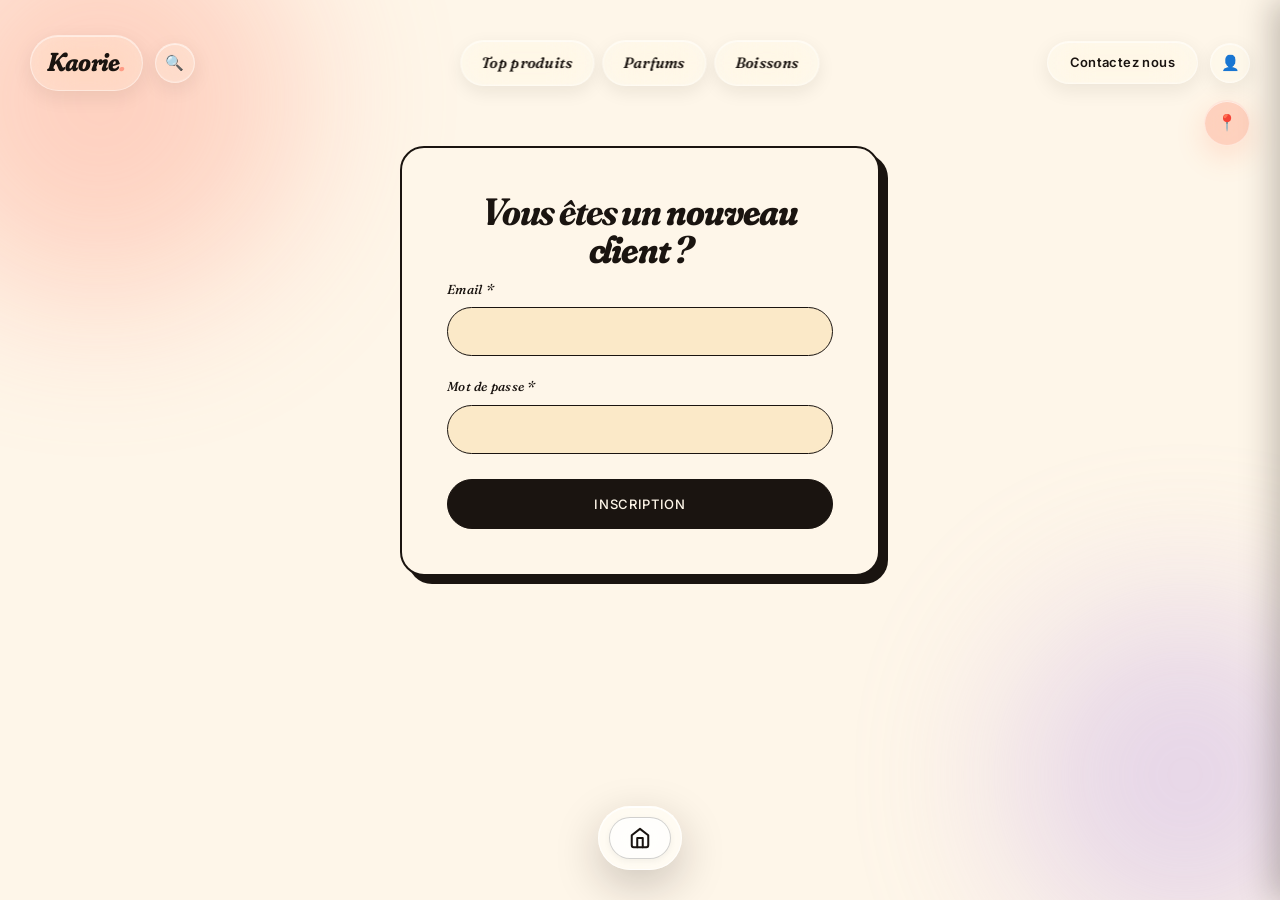
<file: inscription.html>
<!DOCTYPE html>
<html lang="fr">
<head>
    <meta charset="UTF-8">
    <meta name="version" content="2026-09-22-1626">
    <meta name="viewport" content="width=device-width, initial-scale=1.0">
    <title>Inscription — Kaorie</title>
    <link rel="icon" href="images/logo.png?v=20260922">
    <!-- feuille:common -->
    <style data-feuille="common">

/* Les polices du site : Fraunces (les titres, en italique) et Inter (le texte).
   ⚠️ L'adresse d'une police variable liste d'abord ses axes, puis une valeur
   pour CHACUN d'eux. Fraunces en a quatre — opsz, wght, SOFT, WONK — plus
   l'italique ; l'ancienne adresse n'en donnait que deux (« 9..144,400 »), et
   Google répondait « 400 : mauvaise demande ». La police n'arrivait donc
   jamais : tout le site s'affichait avec la police de secours du système. */
@import url('https://fonts.googleapis.com/css2?family=Fraunces:ital,opsz,wght,SOFT,WONK@0,9..144,100..900,0..100,0..1;1,9..144,100..900,0..100,0..1&family=Inter:wght@300..700&display=swap');


/* ======================================================================
   1. VARIABLES & POLICES
   Palette de couleurs, ombres, transitions, radius
   =================================================================== */

:root {
    --cream:        #fef6e9;
    --cream-warm:   #fbe9c8;
    --cream-deep:   #f5dcae;
    --ink:          #1a1410;
    --ink-soft:     #4a3a30;

    --peach:        #ff9b85;
    --peach-dark:   #e87862;
    --citron:       #ffd84f;
    --citron-dark:  #f0b800;
    --forest:       #0a4f3c;
    --forest-light: #1e6b54;
    --lavender:     #c4a7e7;
    --lavender-dark:#9d7dc4;
    --orange:       #ff7849;
    --pink-soft:    #ffd3c8;

    --shadow-sm:    0 3px 12px rgba(26,20,16,0.08);
    --shadow-md:    0 10px 30px rgba(26,20,16,0.12);
    --shadow-lg:    0 25px 60px rgba(26,20,16,0.18);
    --shadow-pop:   0 0 0 3px var(--ink), 8px 8px 0 0 var(--ink);

    --transition:      0.45s cubic-bezier(0.34, 1.56, 0.64, 1);
    --transition-fast: 0.25s ease;

    --radius-sm: 12px;
    --radius-md: 24px;
    --radius-lg: 40px;
    --radius-pill: 100px;
}


/* ======================================================================
   2. RESET & BASE
   Reset universel + styles body, liens, boutons
   =================================================================== */

* { margin: 0; padding: 0; box-sizing: border-box; }

html { scroll-behavior: smooth; }

body {
    font-family: 'Inter', system-ui, sans-serif;
    background: var(--cream);
    color: var(--ink);
    min-height: 100vh;
    line-height: 1.6;
    -webkit-font-smoothing: antialiased;
    overflow-x: hidden;
    position: relative;
}

a { text-decoration: none; color: inherit; }
button { cursor: pointer; font-family: inherit; border: none; background: none; }
ul { list-style: none; }
img { max-width: 100%; display: block; }


/* ======================================================================
   3. TYPOGRAPHY
   Titres avec police Fraunces
   =================================================================== */

h1, h2, h3, h4 {
    font-family: 'Fraunces', serif;
    font-weight: 700;
    letter-spacing: -0.03em;
    line-height: 1;
    font-variation-settings: "opsz" 144, "SOFT" 50, "WONK" 0;
}

h1 em, h2 em { font-style: italic; font-variation-settings: "opsz" 144, "SOFT" 100, "WONK" 1; }


/* ======================================================================
   4. ANIMATIONS PARTAGÉES
   Keyframes utilisés sur plusieurs pages
   =================================================================== */

@keyframes fadeInUp { from { opacity: 0; transform: translateY(40px); } to { opacity: 1; transform: translateY(0); } }
@keyframes fadeIn { from { opacity: 0; } to { opacity: 1; } }
@keyframes slideInRight { from { transform: translateX(110%); opacity: 0; } to { transform: translateX(0); opacity: 1; } }
@keyframes float { 0%,100% { transform: translateY(0) rotate(0); } 50% { transform: translateY(-15px) rotate(5deg); } }
@keyframes spin { from { transform: rotate(0); } to { transform: rotate(360deg); } }
@keyframes marquee { from { transform: translateX(0); } to { transform: translateX(-50%); } }
@keyframes wiggle { 0%,100% { transform: rotate(-3deg); } 50% { transform: rotate(3deg); } }
@keyframes pulse { 0%,100% { transform: scale(1); } 50% { transform: scale(1.05); } }


/* ======================================================================
   5. LOADER D'INTRO
   Écran d'accueil au chargement (style Ciao Kombucha)
   =================================================================== */

.loader-screen {
    position: fixed;
    inset: 0;
    z-index: 9999;
    background: var(--peach);
    display: flex;
    flex-direction: column;
    align-items: center;
    justify-content: center;
    overflow: hidden;
    transition: transform 1s cubic-bezier(0.76, 0, 0.24, 1);
}

.loader-screen.hide {
    transform: translateY(-100%);
}

html.loader-skip .loader-screen { display: none !important; }

.loader-greeting {
    font-family: 'Fraunces', serif;
    font-style: italic;
    font-size: 16px;
    color: var(--ink);
    letter-spacing: 0.2em;
    text-transform: uppercase;
    margin-bottom: 15px;
    animation: fadeInUp 0.6s ease-out both;
}

.loader-logo {
    position: relative;
    display: inline-block;
    font-family: 'Fraunces', serif;
    font-style: italic;
    font-weight: 800;
    font-size: clamp(100px, 24vw, 320px);
    letter-spacing: -0.05em;
    line-height: 0.9;
    text-align: center;
    font-variation-settings: "opsz" 144, "SOFT" 100, "WONK" 1;

    color: rgba(26, 20, 16, 0.12);

    animation: fadeInUp 0.9s 0.15s cubic-bezier(0.34, 1.56, 0.64, 1) both;
}

.loader-logo::before {
    content: attr(data-text);
    position: absolute;
    left: 0;
    top: 0;
    width: var(--loader-progress, 0%);
    overflow: hidden;
    white-space: nowrap;
    color: var(--ink);

    font-family: inherit;
    font-style: inherit;
    font-weight: inherit;
    letter-spacing: inherit;
    line-height: inherit;
    font-variation-settings: inherit;

    transition: width 0.18s linear;
    pointer-events: none;
}

.loader-tagline {
    position: absolute;
    bottom: 50px;
    right: 50px;
    font-family: 'Fraunces', serif;
    font-style: italic;
    font-size: 14px;
    color: var(--ink);
    letter-spacing: 0.25em;
    text-transform: uppercase;
    text-align: right;
    line-height: 1.7;
    animation: fadeIn 0.6s 0.4s both;
}

.loader-sparkle {
    position: absolute;
    color: var(--ink);
    animation: spin 7s linear infinite;
}

.loader-sparkle.ls1 { top: 12%; right: 12%; font-size: 36px; }
.loader-sparkle.ls2 { top: 18%; left: 14%; font-size: 24px; animation-duration: 9s; }
.loader-sparkle.ls3 { bottom: 22%; right: 22%; font-size: 30px; animation-duration: 11s; }
.loader-sparkle.ls4 { top: 50%; right: 6%; font-size: 20px; animation-duration: 6s; }

html.loader-active, html.loader-active body { overflow: hidden; height: 100%; }


/* ======================================================================
   17. RESPONSIVE
   Adaptations pour tablettes et mobile
   =================================================================== */

@media (max-width: 700px) {
    .loader-counter { left: 25px; bottom: 25px; }
    .loader-tagline { right: 25px; bottom: 30px; font-size: 11px; }
    .loader-sparkle.ls1, .loader-sparkle.ls3 { font-size: 22px; }
}


/* ======================================================================
   6. SEARCH DROPDOWN
   Recherche progressive avec clip-path (effet liquid glass)
   =================================================================== */

.search-overlay {
    position: fixed;
    top: 42px;            
    left: 150px;          
    z-index: 90;          
    width: min(340px, calc(100vw - 540px));

    transform: translateX(-15px);
    opacity: 0;
    pointer-events: none;
    transition:
        transform 0.55s cubic-bezier(0.34, 1.56, 0.64, 1),
        opacity 0.3s ease;
}

.search-overlay.open {
    transform: translateX(0);
    opacity: 1;
    pointer-events: auto;
}

.search-input-wrap {
    position: relative;

    background: rgba(255, 255, 255, 0.22);
    backdrop-filter: blur(24px) saturate(200%);
    -webkit-backdrop-filter: blur(24px) saturate(200%);
    border-radius: 100px;
    border: 1px solid rgba(255, 255, 255, 0.4);
    box-shadow:
        inset 0 1px 0 rgba(255, 255, 255, 0.55),
        inset 0 -1px 0 rgba(255, 255, 255, 0.15),
        0 8px 24px rgba(26, 20, 16, 0.12);

    clip-path: inset(0 100% 0 0 round 100px);
    transition: clip-path 0.55s cubic-bezier(0.34, 1.56, 0.64, 1);
}

.search-overlay.open .search-input-wrap {
    clip-path: inset(0 0 0 0 round 100px);
}

.search-input {
    width: 100%;
    padding: 11px 26px 11px 50px;  
    font-size: 14px;
    font-family: 'Inter', sans-serif;
    background: transparent;
    border: none;
    color: var(--ink);
    border-radius: 100px;
    outline: none;
    text-shadow: 0 1px 0 rgba(255, 255, 255, 0.3);

    opacity: 0;
    transition: opacity 0.3s 0.35s;
}

.search-overlay.open .search-input {
    opacity: 1;
}

.search-input::placeholder {
    color: var(--ink-soft);
    font-style: italic;
    opacity: 0.7;
}

.search-results {
    margin-top: 10px;
    background: rgba(255, 255, 255, 0.28);
    backdrop-filter: blur(28px) saturate(200%);
    -webkit-backdrop-filter: blur(28px) saturate(200%);
    border-radius: 24px;
    border: 1px solid rgba(255, 255, 255, 0.4);
    box-shadow:
        inset 0 1px 0 rgba(255, 255, 255, 0.5),
        0 12px 35px rgba(26, 20, 16, 0.15);
    overflow: hidden;
    max-height: 60vh;
    overflow-y: auto;

    opacity: 0;
    transform: translateY(-8px);
    transition: opacity 0.3s 0.4s, transform 0.3s 0.4s;
}

.search-results:empty {
    display: none;
}

.search-overlay.open .search-results:not(:empty) {
    opacity: 1;
    transform: translateY(0);
}

.search-results:empty {
    display: none;
}

.search-count {
    padding: 12px 24px 8px;
    font-family: 'Fraunces', serif;
    font-style: italic;
    font-size: 11px;
    color: var(--ink-soft);
    letter-spacing: 0.1em;
    text-transform: uppercase;
    border-bottom: 1px solid rgba(0, 0, 0, 0.05);
}

.search-count em {
    color: var(--peach-dark);
    font-weight: 600;
    font-style: italic;
}

.search-result-item {
    display: block;
    padding: 13px 24px;
    border-bottom: 1px solid rgba(0, 0, 0, 0.05);
    color: var(--ink);
    text-decoration: none;
    transition: all 0.2s ease;
    animation: fadeInDown 0.3s ease-out both;
}

@keyframes fadeInDown {
    from { opacity: 0; transform: translateY(-8px); }
    to   { opacity: 1; transform: translateY(0); }
}

.search-result-item:last-child { border-bottom: none; }

.search-result-item:hover {
    background: rgba(255, 155, 133, 0.18);
    padding-left: 32px;
}

.search-result-item .name {
    font-family: 'Fraunces', serif;
    font-style: italic;
    font-weight: 600;
    font-size: 17px;
    color: var(--ink);
    line-height: 1.2;
}

.search-result-item .meta {
    display: block;
    font-family: 'Inter', sans-serif;
    font-style: normal;
    font-size: 11px;
    color: var(--ink-soft);
    text-transform: uppercase;
    letter-spacing: 0.12em;
    margin-top: 3px;
}

.search-no-results {
    padding: 30px 24px;
    text-align: center;
    font-family: 'Fraunces', serif;
    font-style: italic;
    font-size: 14px;
    color: var(--ink-soft);
    line-height: 1.6;
}

@media (max-width: 600px) {
    .search-overlay {
        width: calc(100vw - 30px);
        top: 75px;
    }
}


/* ======================================================================
   7. MENU BURGER OVERLAY
   Panneau de navigation alternative
   =================================================================== */

.menu-panel {
    position: fixed;
    inset: 0;
    z-index: 500;
    display: flex;
    flex-direction: column;
    align-items: center;
    justify-content: center;

    background: rgba(254, 246, 233, 0.7);
    backdrop-filter: blur(30px) saturate(180%);
    -webkit-backdrop-filter: blur(30px) saturate(180%);

    opacity: 0;
    pointer-events: none;
    transition: opacity 0.5s cubic-bezier(0.4, 0, 0.2, 1);
}

.menu-panel.open {
    opacity: 1;
    pointer-events: auto;
}

.menu-close {
    position: absolute;
    top: 30px;
    right: 40px;
    width: 48px;
    height: 48px;
    border-radius: 50%;
    background: rgba(255, 255, 255, 0.25);
    backdrop-filter: blur(20px) saturate(180%);
    -webkit-backdrop-filter: blur(20px) saturate(180%);
    border: 1px solid rgba(255, 255, 255, 0.4);
    box-shadow:
        inset 0 1px 0 rgba(255, 255, 255, 0.5),
        0 6px 20px rgba(26, 20, 16, 0.1);
    font-size: 22px;
    color: var(--ink);
    cursor: pointer;
    transition: all var(--transition);
}

.menu-close:hover {
    background: var(--peach);
    transform: rotate(90deg) scale(1.1);
}

.menu-nav {
    display: flex;
    flex-direction: column;
    gap: 8px;
    text-align: center;
}

.menu-nav a {
    font-family: 'Fraunces', serif;
    font-style: italic;
    font-weight: 700;
    font-size: clamp(36px, 6vw, 78px);
    color: var(--ink);
    letter-spacing: -0.03em;
    font-variation-settings: "opsz" 144, "SOFT" 100, "WONK" 1;
    line-height: 1.1;
    padding: 4px 16px;
    position: relative;
    transition: color 0.3s, transform 0.4s cubic-bezier(0.34, 1.56, 0.64, 1);

    opacity: 0;
    transform: translateY(40px);
}

.menu-panel.open .menu-nav a {
    opacity: 1;
    transform: translateY(0);
    transition: opacity 0.6s, transform 0.7s cubic-bezier(0.34, 1.56, 0.64, 1), color 0.3s;
}

.menu-panel.open .menu-nav a:nth-child(1) { transition-delay: 0.15s; }
.menu-panel.open .menu-nav a:nth-child(2) { transition-delay: 0.22s; }
.menu-panel.open .menu-nav a:nth-child(3) { transition-delay: 0.29s; }
.menu-panel.open .menu-nav a:nth-child(4) { transition-delay: 0.36s; }
.menu-panel.open .menu-nav a:nth-child(5) { transition-delay: 0.43s; }
.menu-panel.open .menu-nav a:nth-child(6) { transition-delay: 0.50s; }
.menu-panel.open .menu-nav a:nth-child(7) { transition-delay: 0.57s; }

.menu-nav a:hover {
    color: var(--peach-dark);
    transform: translateY(-3px) rotate(-1deg) !important;
}

.menu-panel .menu-sparkle {
    position: absolute;
    color: var(--ink);
    animation: spin 8s linear infinite;
    opacity: 0.5;
}
.menu-panel .menu-sparkle.ms1 { top: 15%; left: 12%; font-size: 30px; }
.menu-panel .menu-sparkle.ms2 { bottom: 18%; right: 15%; font-size: 24px; animation-duration: 10s; }
.menu-panel .menu-sparkle.ms3 { top: 25%; right: 18%; font-size: 20px; animation-duration: 12s; }

html.menu-open, html.menu-open body { overflow: hidden; }

.icon-btn.menu-toggle.active { background: var(--peach); }

.icon-btn#music-toggle.playing,
#music-toggle.playing {
    background: rgba(255, 155, 133, 0.6);
    border-color: rgba(255, 255, 255, 0.55);
    color: var(--ink);
    animation: pulse 1.5s ease-in-out infinite;
    box-shadow:
        inset 0 1px 0 rgba(255, 255, 255, 0.6),
        0 0 0 0 rgba(255, 155, 133, 0.7),
        0 6px 20px rgba(255, 120, 73, 0.25);
}

#music-toggle.playing::before {
    content: "";
    position: absolute;
    inset: -1px;
    border-radius: 50%;
    border: 2px solid var(--peach);
    animation: pulse-ring 1.8s cubic-bezier(0.4, 0, 0.2, 1) infinite;
    pointer-events: none;
}

@keyframes pulse-ring {
    0%   { transform: scale(1);   opacity: 0.8; }
    100% { transform: scale(1.6); opacity: 0; }
}


/* ======================================================================
   8. HEADER (sticky)
   Barre de navigation principale collée en haut
   =================================================================== */

.header {
    position: sticky;
    top: 15px;
    z-index: 100;
    display: flex;
    align-items: center;
    justify-content: space-between;
    padding: 20px 30px;

    background: transparent;
    border: none;
    box-shadow: none;
    backdrop-filter: none;
    -webkit-backdrop-filter: none;

    animation: fadeIn 0.6s ease-out both;
}

.header-left { display: flex; align-items: center; gap: 12px; }

.logo {
    font-family: 'Fraunces', serif;
    font-size: 26px;
    font-weight: 700;
    letter-spacing: -0.03em;
    color: var(--ink);
    font-style: italic;
    font-variation-settings: "opsz" 144, "SOFT" 100, "WONK" 1;
    padding: 6px 16px;
    border-radius: 100px;

    background: rgba(255, 255, 255, 0.22);
    backdrop-filter: blur(20px) saturate(180%);
    -webkit-backdrop-filter: blur(20px) saturate(180%);
    border: 1px solid rgba(255, 255, 255, 0.4);
    box-shadow:
        inset 0 1px 0 rgba(255, 255, 255, 0.5),
        0 6px 20px rgba(26, 20, 16, 0.08);

    transition: all var(--transition);
}

.logo:hover {
    transform: rotate(-3deg) scale(1.05);
    background: rgba(255, 255, 255, 0.32);
}

.logo span { color: var(--peach); }

.search-icon, .icon-btn {
    position: relative;
    width: 40px;
    height: 40px;
    border-radius: 50%;
    display: flex;
    align-items: center;
    justify-content: center;
    font-size: 15px;
    color: var(--ink);

    background: rgba(255, 255, 255, 0.22);
    backdrop-filter: blur(20px) saturate(180%);
    -webkit-backdrop-filter: blur(20px) saturate(180%);
    border: 1px solid rgba(255, 255, 255, 0.4);
    box-shadow:
        inset 0 1px 0 rgba(255, 255, 255, 0.55),
        inset 0 -1px 0 rgba(255, 255, 255, 0.15),
        0 6px 20px rgba(26, 20, 16, 0.08);

    transition: all var(--transition);
}

.search-icon:hover, .icon-btn:hover {
    background: rgba(255, 255, 255, 0.35);
    border-color: rgba(255, 255, 255, 0.6);
    transform: translateY(-2px) scale(1.05);
    box-shadow:
        inset 0 1px 0 rgba(255, 255, 255, 0.7),
        0 10px 30px rgba(26, 20, 16, 0.12);
}

.header-center {
    position: absolute;
    left: 50%;
    top: 50%;
    transform: translate(-50%, -50%);
    display: flex;
    align-items: center;
    gap: 8px;
    z-index: 1;
}

.header-center a {
    padding: 10px 20px;
    border-radius: 100px;
    font-family: 'Fraunces', serif;
    font-style: italic;
    font-size: 15px;
    font-weight: 600;
    letter-spacing: 0.02em;
    color: var(--ink);
    white-space: nowrap;

    background: rgba(255, 255, 255, 0.22);
    backdrop-filter: blur(20px) saturate(180%);
    -webkit-backdrop-filter: blur(20px) saturate(180%);
    border: 1px solid rgba(255, 255, 255, 0.4);
    box-shadow:
        inset 0 1px 0 rgba(255, 255, 255, 0.55),
        inset 0 -1px 0 rgba(255, 255, 255, 0.15),
        0 6px 18px rgba(26, 20, 16, 0.08);

    transition: all var(--transition);
}

.header-center a:hover {
    background: var(--peach);
    border-color: rgba(255, 255, 255, 0.7);
    transform: translateY(-2px);
    box-shadow:
        inset 0 1px 0 rgba(255, 255, 255, 0.7),
        0 10px 25px rgba(255, 120, 73, 0.25);
}

@media (max-width: 900px) {
    .header-center { display: none; }
}

.header-right { display: flex; align-items: center; gap: 12px; }

.contact-btn {
    padding: 10px 22px;
    border-radius: var(--radius-pill);
    color: var(--ink);
    font-size: 13px;
    font-weight: 600;
    letter-spacing: 0.03em;

    background: rgba(255, 255, 255, 0.22);
    backdrop-filter: blur(20px) saturate(180%);
    -webkit-backdrop-filter: blur(20px) saturate(180%);
    border: 1px solid rgba(255, 255, 255, 0.4);
    box-shadow:
        inset 0 1px 0 rgba(255, 255, 255, 0.55),
        inset 0 -1px 0 rgba(255, 255, 255, 0.15),
        0 6px 20px rgba(26, 20, 16, 0.08);

    transition: all var(--transition);
}

.contact-btn:hover {
    
    background: radial-gradient(circle at 30% 30%, rgba(255, 155, 133, 0.85) 0%, rgba(255, 120, 73, 0.6) 100%);
    border-color: rgba(255, 255, 255, 0.6);
    transform: translateY(-2px) scale(1.02);
    box-shadow:
        inset 0 1px 0 rgba(255, 255, 255, 0.7),
        0 10px 30px rgba(255, 120, 73, 0.25);
}


/* ======================================================================
   10. ICÔNE LOCALISATION
   Bouton 📍 fixed avec pulse-ring décoratif
   =================================================================== */

.location-icon {
    position: fixed;
    right: 30px;
    top: 100px;
    z-index: 99;
    width: 46px;
    height: 46px;
    border-radius: 50%;
    color: var(--ink);
    display: flex;
    align-items: center;
    justify-content: center;

    background: rgba(255, 155, 133, 0.4);
    backdrop-filter: blur(24px) saturate(200%);
    -webkit-backdrop-filter: blur(24px) saturate(200%);
    border: 1px solid rgba(255, 255, 255, 0.45);
    box-shadow:
        inset 0 1px 0 rgba(255, 255, 255, 0.6),
        0 10px 30px rgba(255, 120, 73, 0.2);

    transition: all var(--transition);
    animation: float 4s ease-in-out infinite;
}

.location-icon:hover {
    transform: scale(1.15) rotate(-10deg);
    background: rgba(255, 216, 79, 0.5); 
}


/* ======================================================================
   9. MAIN (layout)
   Conteneur principal et utilitaires de mise en page
   =================================================================== */

.main {
    padding: 50px 40px 140px;
    min-height: calc(100vh - 130px);
    position: relative;
}

.page-title {
    text-align: center;
    font-size: clamp(60px, 10vw, 130px);
    margin-bottom: 50px;
    letter-spacing: -0.04em;
    animation: fadeInUp 0.8s cubic-bezier(0.4, 0, 0.2, 1) both;
}

.page-title em { color: var(--peach); }

.cart-backdrop {
    position: fixed;
    inset: 0;
    background: rgba(26, 20, 16, 0.4);
    backdrop-filter: blur(4px);
    -webkit-backdrop-filter: blur(4px);
    z-index: 90;
    opacity: 0;
    pointer-events: none;
    transition: opacity 0.4s ease;
}
.cart-backdrop.open {
    opacity: 1;
    pointer-events: auto;
}


/* ======================================================================
   11. DRAWER PANIER
   Panneau glissant depuis la droite (Léa)
   =================================================================== */

.cart-drawer {
    position: fixed;
    top: 0;
    right: 0;
    width: 420px;
    max-width: 92vw;
    height: 100vh;
    background: var(--cream);
    border-left: 2px solid var(--ink);
    box-shadow: -8px 0 30px rgba(26, 20, 16, 0.25);
    padding: 60px 30px 30px;
    display: flex;
    flex-direction: column;
    z-index: 100;
    transform: translateX(100%);
    transition: transform 0.5s cubic-bezier(0.34, 1.56, 0.64, 1);
}
.cart-drawer.open {
    transform: translateX(0);
}

.cart-drawer-close {
    position: absolute;
    top: 18px;
    right: 18px;
    width: 38px;
    height: 38px;
    border-radius: 50%;
    border: 1.5px solid var(--ink);
    background: var(--cream);
    color: var(--ink);
    font-size: 22px;
    line-height: 1;
    cursor: pointer;
    transition: all var(--transition-fast);
    z-index: 2;
    display: flex;
    align-items: center;
    justify-content: center;
}
.cart-drawer-close:hover {
    background: var(--peach);
    transform: rotate(90deg);
}

.cart-clear-btn {
    width: 100%;
    margin-top: 10px;
    padding: 10px;
    background: transparent;
    color: var(--ink-soft);
    border: 1.5px solid var(--ink-soft);
    border-radius: var(--radius-pill);
    font-family: 'Fraunces', serif;
    font-style: italic;
    font-size: 12px;
    cursor: pointer;
    transition: all var(--transition-fast);
}
.cart-clear-btn:hover {
    background: var(--ink);
    color: var(--cream);
    border-color: var(--ink);
}

.cart-drawer .cart-items {
    flex: 1;
    overflow-y: auto;
}

/* La contenance d'une ligne du panier (« 50 ml », « 1 L »). C'est elle qui
   distingue deux lignes du même produit : discrète, mais toujours lue. */
.cart-item-size {
    display: block;
    font: 11px/1.5 'Inter', sans-serif;
    letter-spacing: 0.04em;
    color: color-mix(in srgb, var(--ink) 62%, transparent);
    margin-top: 2px;
}

.cart-item-engraving {
    display: inline-flex;
    align-items: center;
    gap: 6px;
    margin-top: 4px;
    font-family: 'Fraunces', serif;
    font-style: italic;
    font-size: 12px;
    color: var(--peach-dark);
    letter-spacing: 0.02em;
}
.cart-item-engraving::before {
    content: "✦";
    font-size: 11px;
    color: var(--peach-dark);
}


/* ======================================================================
   12. MODAL DE GRAVURE
   Personnalisation des flacons (Mathis)
   =================================================================== */

.engraving-modal {
    position: fixed;
    top: 50%;
    left: 50%;
    transform: translate(-50%, -50%) scale(0.9);
    width: 460px;
    max-width: 92vw;
    background: var(--cream);
    border: 2px solid var(--ink);
    border-radius: var(--radius-md);
    box-shadow: 8px 8px 0 0 var(--ink);
    padding: 50px 36px 36px;
    z-index: 110;
    opacity: 0;
    pointer-events: none;
    transition: all 0.5s cubic-bezier(0.34, 1.56, 0.64, 1);
}
.engraving-modal.open {
    opacity: 1;
    pointer-events: auto;
    transform: translate(-50%, -50%) scale(1);
}

.engraving-modal .modal-close {
    position: absolute;
    top: 14px;
    right: 14px;
    width: 38px;
    height: 38px;
    border-radius: 50%;
    border: 1.5px solid var(--ink);
    background: var(--cream);
    color: var(--ink);
    font-size: 22px;
    line-height: 1;
    cursor: pointer;
    transition: all var(--transition-fast);
    display: flex;
    align-items: center;
    justify-content: center;
}
.engraving-modal .modal-close:hover {
    background: var(--peach);
    transform: rotate(90deg);
}

.engraving-modal h3 {
    font-family: 'Fraunces', serif;
    font-style: italic;
    font-size: 26px;
    font-weight: 700;
    color: var(--ink);
    text-align: center;
    margin-bottom: 8px;
    font-variation-settings: "opsz" 144, "SOFT" 100, "WONK" 1;
}

.engraving-modal .modal-desc {
    font-family: 'Fraunces', serif;
    font-style: italic;
    font-size: 13px;
    color: var(--ink-soft);
    text-align: center;
    margin-bottom: 28px;
    line-height: 1.5;
}

.engraving-preview {
    background: linear-gradient(135deg, #f5e9d0 0%, #ffe6b8 100%);
    border: 1.5px solid var(--ink);
    border-radius: var(--radius-sm);
    padding: 24px 16px;
    text-align: center;
    margin-bottom: 22px;
    min-height: 80px;
    display: flex;
    align-items: center;
    justify-content: center;
    box-shadow: inset 0 2px 8px rgba(26, 20, 16, 0.08);
    position: relative;
    overflow: hidden;
}

.engraving-preview::before {
    content: "✦";
    position: absolute;
    top: 10px;
    left: 14px;
    font-size: 12px;
    color: var(--peach-dark);
    opacity: 0.5;
}
.engraving-preview::after {
    content: "✦";
    position: absolute;
    bottom: 10px;
    right: 14px;
    font-size: 12px;
    color: var(--peach-dark);
    opacity: 0.5;
}

.engraving-preview-text {
    font-family: 'Fraunces', serif;
    font-style: italic;
    font-size: 26px;
    font-weight: 600;
    color: var(--ink);
    letter-spacing: 0.04em;
    
    text-shadow:
        0 1px 0 rgba(255, 255, 255, 0.5),
        0 -1px 1px rgba(26, 20, 16, 0.25);
    font-variation-settings: "opsz" 144, "SOFT" 50, "WONK" 1;
    transition: opacity 0.3s ease;
}

.engraving-preview-text.placeholder {
    opacity: 0.35;
    font-style: italic;
}

.engraving-input-wrap {
    position: relative;
    margin-bottom: 24px;
}

.engraving-input {
    width: 100%;
    padding: 14px 60px 14px 18px;
    background: var(--cream-warm);
    border: 1.5px solid var(--ink);
    border-radius: var(--radius-pill);
    font-family: 'Fraunces', serif;
    font-style: italic;
    font-size: 16px;
    color: var(--ink);
    outline: none;
    transition: all var(--transition-fast);
}
.engraving-input::placeholder {
    color: var(--ink-soft);
    opacity: 0.5;
}
.engraving-input:focus {
    border-color: var(--peach-dark);
    box-shadow: 0 0 0 3px rgba(255, 155, 133, 0.2);
}

.engraving-input-wrap .char-count {
    position: absolute;
    top: 50%;
    right: 18px;
    transform: translateY(-50%);
    font-family: 'Fraunces', serif;
    font-style: italic;
    font-size: 12px;
    color: var(--ink-soft);
    pointer-events: none;
}

.engraving-modal .modal-confirm {
    width: 100%;
    padding: 16px;
    
    background: linear-gradient(135deg, #1a1410 0%, #2a221c 100%);
    color: var(--cream);
    border: 1.5px solid var(--ink);
    border-radius: var(--radius-pill);
    font-family: 'Fraunces', serif;
    font-style: italic;
    font-size: 14px;
    font-weight: 600;
    letter-spacing: 0.04em;
    cursor: pointer;
    transition: all var(--transition);
}
.engraving-modal .modal-confirm:hover {
    
    background: radial-gradient(circle at 50% 50%, var(--peach) 0%, #ff9b85 100%);
    color: var(--ink);
    transform: translate(-2px, -2px);
    box-shadow: 4px 4px 0 0 var(--ink);
}
.engraving-modal .modal-confirm:disabled {
    opacity: 0.5;
    cursor: not-allowed;
    transform: none;
    box-shadow: none;
}


/* ======================================================================
   13. BANDEAU COOKIES
   Apparition 1s + flou si refus (SAE 203 obligatoire)
   =================================================================== */

.cookie-banner {
    position: fixed;
    bottom: 0;
    left: 0;
    right: 0;
    background: linear-gradient(180deg, rgba(254, 246, 233, 0.97) 0%, var(--cream) 100%);
    border-top: 2px solid var(--ink);
    box-shadow: 0 -8px 30px rgba(26, 20, 16, 0.15);
    padding: 24px 36px;
    z-index: 200;
    transform: translateY(100%);
    transition: transform 0.5s cubic-bezier(0.34, 1.56, 0.64, 1);
    display: flex;
    align-items: center;
    justify-content: space-between;
    gap: 30px;
    flex-wrap: wrap;
}
.cookie-banner.show {
    transform: translateY(0);
}

.cookie-text {
    font-family: 'Fraunces', serif;
    font-style: italic;
    font-size: 15px;
    color: var(--ink);
    line-height: 1.5;
    flex: 1;
    min-width: 280px;
}
.cookie-text strong {
    font-weight: 700;
    color: var(--peach-dark);
    font-style: normal;
}

.cookie-options {
    display: flex;
    gap: 18px;
    align-items: center;
}

.cookie-option {
    display: flex;
    align-items: center;
    gap: 10px;
    cursor: pointer;
    padding: 10px 18px;
    border-radius: 50px;
    border: 1.5px solid var(--ink);
    background: var(--cream);
    font-family: 'Fraunces', serif;
    font-style: italic;
    font-size: 14px;
    transition: all var(--transition-fast);
    user-select: none;
}
.cookie-option:hover {
    background: var(--peach);
    transform: translate(-2px, -2px);
    box-shadow: 3px 3px 0 0 var(--ink);
}
.cookie-option input[type="checkbox"] {
    width: 18px;
    height: 18px;
    accent-color: var(--peach-dark);
    cursor: pointer;
}

/* Le floutage qui suivait un refus des cookies a été retiré le 22/09/2026.
   Refuser rendait le site inutilisable — tout flou, plus rien de cliquable,
   et aucun moyen de revenir en arrière. Un refus coupe maintenant le suivi
   des clics (la seule chose que le site enregistrait) et rien d'autre. */


/* ======================================================================
   14. ANIMATION CLIC BOUTON
   btn-pop : agrandissement progressif au clic (SAE 203 point e)
   =================================================================== */

@keyframes btn-pop {
    0%   { transform: scale(1); }
    50%  { transform: scale(1.12); }
    100% { transform: scale(1); }
}
.btn-clicked {
    animation: btn-pop 0.4s cubic-bezier(0.34, 1.56, 0.64, 1);
}

@keyframes btn-pop-centered {
    0%   { transform: translateX(-50%) scale(1); }
    50%  { transform: translateX(-50%) scale(1.12); }
    100% { transform: translateX(-50%) scale(1); }
}
.btn-clicked-centered {
    animation: btn-pop-centered 0.4s cubic-bezier(0.34, 1.56, 0.64, 1);
}


/* ======================================================================
   15. FOOTER NAV
   Barre flottante en bas avec icônes principales
   =================================================================== */

.footer-nav {
    position: fixed;
    bottom: 30px;
    
    left: 0;
    right: 0;
    margin: 0 auto;
    width: fit-content;
    display: flex;
    gap: 10px;
    padding: 10px;
    border-radius: 50px;
    z-index: 60;

    background: rgba(255, 255, 255, 0.55);
    backdrop-filter: blur(28px) saturate(200%);
    -webkit-backdrop-filter: blur(28px) saturate(200%);
    border: 1.5px solid rgba(255, 255, 255, 0.75);
    box-shadow:
        inset 0 1px 0 rgba(255, 255, 255, 0.9),
        0 15px 45px rgba(26, 20, 16, 0.22);

    animation: fadeInUp 0.6s 0.3s cubic-bezier(0.4, 0, 0.2, 1) both;
}

.footer-nav .icon-btn {
    width: 62px;
    height: 42px;
    border-radius: 30px;
    background: rgba(255, 255, 255, 0.55);
    backdrop-filter: blur(10px);
    border: 1.5px solid rgba(0, 0, 0, 0.18);
    box-shadow:
        inset 0 1px 0 rgba(255, 255, 255, 0.85),
        0 2px 6px rgba(26, 20, 16, 0.05);
    color: var(--ink);
    transition: all var(--transition);
}

.footer-nav .icon-btn:hover {
    background: var(--peach);
    border-color: var(--ink);
    color: var(--ink);
    transform: translateY(-3px);
    box-shadow:
        inset 0 1px 0 rgba(255, 255, 255, 0.5),
        0 8px 22px rgba(255, 120, 73, 0.3);
}

.footer-nav .icon-btn svg {
    width: 22px;
    height: 22px;
    stroke: currentColor;
    stroke-width: 2.2;
    fill: none;
    stroke-linecap: round;
    stroke-linejoin: round;
}


/* ======================================================================
   16. BLOBS DÉCORATIFS
   Cercles colorés flottants en fond
   =================================================================== */

.blob {
    position: fixed;
    border-radius: 50%;
    filter: blur(80px);
    opacity: 0.4;
    z-index: 0;
    pointer-events: none;
}

.blob.b1 { width: 400px; height: 400px; background: var(--peach); top: -100px; left: -100px; animation: float 12s ease-in-out infinite; }
.blob.b2 { width: 350px; height: 350px; background: var(--lavender); bottom: -50px; right: -80px; animation: float 15s ease-in-out infinite reverse; }
.blob.b3 { width: 250px; height: 250px; background: var(--citron); top: 50%; left: 50%; animation: float 10s ease-in-out infinite; }

@media (max-width: 1100px) {
    .products-grid { grid-template-columns: repeat(2, 1fr); }
    .product-detail-wrap { padding: 20px 10px; }
    .product-description-box {
        position: relative;
        left: auto;
        bottom: auto;
        transform: none;
        margin-top: 30px;
    }
    .cart-sidebar {
        position: relative;
        right: auto;
        top: auto;
        width: 100%;
        max-width: 480px;
        margin: 30px auto;
    }
}

@media (max-width: 700px) {
    .marquee-track span { font-size: 12px; padding: 0 15px; }
    .header { padding: 15px 20px; top: 32px; }
    .header-center { display: none; }
    .contact-btn { display: none; }
    .location-icon { top: auto; bottom: 100px; right: 20px; }
    .main { padding: 30px 20px 140px; }
    .page-title { font-size: 50px; margin-bottom: 30px; }
    .hero { height: 65vh; }
    .products-grid { grid-template-columns: 1fr; gap: 20px; }
    .product-detail-carousel { gap: 15px; }
    .product-detail-img { width: 240px; }
    .arrow-nav { width: 50px; height: 50px; }
    .form-container { padding: 30px 25px; }
}

/* ======================================================================
   IMAGES DES PRODUITS
   Une seule définition pour tout le site : la classe du produit
   (`parfum-1`, `boisson-3`…) porte son image, où qu'elle soit posée —
   vignette du catalogue, miniature d'une fiche, ligne du panier.
   C'est ici, dans la feuille chargée par TOUTES les pages, parce que le
   panier ne charge pas catalog.css : ses vignettes restaient vides.
   Les couleurs de fond, elles, restent propres à chaque page.
   =================================================================== */
.parfum-1, .parfum-2, .parfum-3, .parfum-4,
.boisson-1, .boisson-2, .boisson-3, .boisson-4 {
    background-size: contain;
    background-position: center;
    background-repeat: no-repeat;
}
.parfum-1  { background-image: url('images/parfum-blanc-cut.png?v=20260922'); }
.parfum-2  { background-image: url('images/parfum-jaune-cut.png?v=20260922'); }
.parfum-3  { background-image: url('images/parfum-noir-cut.png?v=20260922'); }
.parfum-4  { background-image: url('images/parfum-bleu-cut.png?v=20260922'); }
.boisson-1 { background-image: url('images/boisson-gingembre-cut.png?v=20260922'); }
.boisson-2 { background-image: url('images/boisson-menthe-cut.png?v=20260922'); }
.boisson-3 { background-image: url('images/boisson-citron-cut.png?v=20260922'); }
.boisson-4 { background-image: url('images/boisson-framboise-cut.png?v=20260922'); }


/* ======================================================================
   BOUTON DU MENU (petits écrans)
   La navigation du haut (.header-center) disparaît sous 700 px ; sans ce
   bouton, le panneau de menu existait dans la page mais rien ne pouvait
   l'ouvrir — impossible d'aller aux Parfums ou aux Boissons au téléphone.
   =================================================================== */
.menu-toggle { display: none; }
@media (max-width: 700px) {
    .menu-toggle { display: inline-flex; align-items: center; justify-content: center; font-size: 18px; }
}

/* ======================================================================
   SI LE VISITEUR A DEMANDÉ MOINS D'ANIMATIONS
   (Réglages système → Accessibilité → Réduire les animations)
   Vingt et un éléments du site arrivent par une animation en `both` :
   ils commencent donc invisibles et ne deviennent visibles qu'une fois
   l'animation jouée. Si quelque chose empêche cette animation, la page
   paraît vide. Ici on coupe le mouvement mais on garde tout visible.
   =================================================================== */
@media (prefers-reduced-motion: reduce) {
    *, *::before, *::after {
        animation-duration: 0.01ms !important;
        animation-iteration-count: 1 !important;
        animation-delay: 0ms !important;
        transition-duration: 0.01ms !important;
        scroll-behavior: auto !important;
    }
}

/* ======================================================================
   TÉMOIN DE FIN DE FICHIER
   Dernière règle de la feuille : elle pose une variable. Le petit script
   en tête de chaque page vérifie que la variable est là ; si elle manque,
   c'est que le navigateur n'a pas la feuille en entier, et il la recharge.
   Ne rien écrire après cette règle.
   =================================================================== */
:root { --feuille-common: ok; }

    </style>
    <!-- /feuille:common -->
    <!-- feuille:forms -->
    <style data-feuille="forms">


/* ======================================================================
   1. CONTENEUR FORMULAIRE
   Boîte cream avec bordure ink et ombre 8px
   =================================================================== */

.form-container {
    background: var(--cream);
    border-radius: var(--radius-md);
    border: 2px solid var(--ink);
    box-shadow: 8px 8px 0 0 var(--ink);
    padding: 45px;
    width: 100%;
    max-width: 480px;
    margin: 0 auto;
    animation: fadeInUp 0.7s cubic-bezier(0.34, 1.56, 0.64, 1) both;
}

.form-container h2 {
    text-align: center;
    margin-bottom: 10px;
    font-size: 38px;
    font-style: italic;
}

.form-container .subtitle {
    text-align: center;
    font-family: 'Fraunces', serif;
    font-style: italic;
    font-size: 14px;
    color: var(--ink-soft);
    margin-bottom: 25px;
    line-height: 1.6;
}

.form-group { margin-bottom: 20px; }

.form-group label {
    display: block;
    margin-bottom: 8px;
    font-family: 'Fraunces', serif;
    font-style: italic;
    font-size: 13px;
    font-weight: 500;
    color: var(--ink);
    letter-spacing: 0.02em;
}

.form-group input,
.form-group textarea {
    width: 100%;
    padding: 14px 18px;
    border: 1.5px solid var(--ink);
    border-radius: var(--radius-pill);
    font-size: 15px;
    font-family: inherit;
    background: var(--cream-warm);
    transition: all var(--transition-fast);
}

.form-group textarea {
    border-radius: var(--radius-sm);
    resize: vertical;
    min-height: 100px;
}

.form-group input:focus, .form-group textarea:focus {
    outline: none;
    background: var(--cream);
    box-shadow: 0 0 0 3px var(--peach);
}

.form-submit {
    display: block;
    width: 100%;
    margin-top: 25px;
    padding: 16px;
    background: var(--ink);
    color: var(--cream);
    border: 1.5px solid var(--ink);
    border-radius: var(--radius-pill);
    font-size: 13px;
    font-weight: 500;
    letter-spacing: 0.05em;
    text-transform: uppercase;
    transition: all var(--transition);
}

.form-submit:hover {
    background: var(--peach);
    color: var(--ink);
    transform: translate(-2px, -2px);
    box-shadow: 4px 4px 0 0 var(--ink);
}


/* ======================================================================
   5. LIENS DE FORMULAIRE
   Liens 'Mot de passe oublié' / 'Créer un compte'
   =================================================================== */

.form-links {
    text-align: center;
    margin-top: 22px;
    display: flex;
    flex-direction: column;
    gap: 10px;
}

.form-links a {
    font-family: 'Fraunces', serif;
    font-style: italic;
    font-size: 14px;
    color: var(--ink-soft);
    transition: color var(--transition-fast);
}

.form-links a:hover { color: var(--peach-dark); }


/* ======================================================================
   TÉMOIN DE FIN DE FICHIER
   Dernière règle de la feuille : elle pose une variable. Le petit script
   en tête de chaque page vérifie que la variable est là ; si elle manque,
   c'est que le navigateur n'a pas la feuille en entier, et il la recharge.
   Ne rien écrire après cette règle.
   =================================================================== */
:root { --feuille-forms: ok; }

    </style>
    <!-- /feuille:forms -->
    <script>
        /* ==============================================================
           CONTRÔLE DE LA PAGE
           Les feuilles de style sont écrites dans la page (voir
           outils/inclure_css.py) et chacune finit par un témoin
           `--feuille-<nom>`. Si un témoin manque, c'est que le navigateur
           n'affiche pas la page telle qu'elle est sur le serveur : il
           ressert une vieille copie gardée en mémoire. On le corrige en
           deux temps :
             1. une fois par visite, on recharge la page sous une adresse
                que son cache ne connaît pas (?frais=…), ce qui l'oblige à
                la redemander au serveur ;
             2. si ça ne suffit pas, on affiche un état des lieux — et
                ?diag=1 l'affiche à la demande.
           ============================================================== */
        (function () {
            var CLEF = 'kaorie-fraicheur', journal = [], reparees = {};
            function temoin(nom) { return getComputedStyle(document.documentElement).getPropertyValue('--feuille-' + nom).trim(); }
            function feuilles() {
                return [].map.call(document.querySelectorAll('style[data-feuille], link[rel="stylesheet"][href*="css/"]'), function (e) {
                    return e.getAttribute('data-feuille') || e.getAttribute('href').split('/').pop().split('.')[0];
                }).filter(function (n) { return n.indexOf('-repare') < 0; });
            }
            function manquantes() { return feuilles().filter(function (n) { return temoin(n) !== 'ok'; }); }

            function redemanderLaPage() {
                var deja = sessionStorage.getItem(CLEF);
                if (deja) { journal.push('page déjà redemandée à ' + deja + ' : le cache résiste'); return false; }
                sessionStorage.setItem(CLEF, new Date().toLocaleTimeString());
                var p = new URLSearchParams(location.search);
                p.set('frais', Date.now());
                location.replace(location.pathname + '?' + p.toString() + location.hash);
                return true;
            }

            function redemanderLaFeuille(nom) {
                reparees[nom] = true;
                var adresse = 'css/' + nom + '.css?r=' + Date.now();
                fetch(adresse, { cache: 'reload' })
                    .then(function (r) { return r.ok ? r.text() : Promise.reject('HTTP ' + r.status); })
                    .then(function (css) {
                        var style = document.createElement('style');
                        style.setAttribute('data-feuille', nom + '-repare');
                        style.textContent = css.replace(/url\('\.\.\/images\//g, "url('images/");
                        document.head.appendChild(style);
                        journal.push(nom + ' : feuille redemandée au serveur et posée dans la page');
                    })
                    .catch(function (e) { journal.push(nom + ' : impossible de recharger (' + e + ')'); });
            }

            function etatDesLieux() {
                var lignes = ['KAORIE — état des lieux',
                              'page : ' + location.pathname.split('/').pop() + location.search,
                              'reçue : ' + Math.round(document.documentElement.outerHTML.length / 1024) + ' Ko de HTML'];
                feuilles().forEach(function (n) { lignes.push('feuille ' + n + ' → ' + (temoin(n) || 'TÉMOIN ABSENT')); });
                for (var i = 0; i < document.styleSheets.length; i++) {
                    var f = document.styleSheets[i], nb;
                    try { nb = f.cssRules.length + ' règles'; } catch (e) { nb = 'INACCESSIBLE'; }
                    lignes.push((f.href ? f.href.split('/').pop() : 'écrite dans la page') + ' → ' + nb);
                }
                lignes = lignes.concat(journal.length ? journal : ['rien à signaler']);
                var d = document.createElement('div');
                d.style.cssText = 'position:fixed;inset:auto 10px 10px 10px;z-index:99999;background:#111;color:#0f0;font:12px/1.5 ui-monospace,monospace;padding:12px 14px;border-radius:10px;white-space:pre-wrap;max-height:60vh;overflow:auto';
                d.textContent = lignes.join('\n');
                document.body.appendChild(d);
            }

            function verifier(derniere) {
                var absentes = manquantes();
                if (absentes.length && redemanderLaPage()) return;      // on repart sur une page fraîche
                absentes.forEach(function (n) { if (!reparees[n]) redemanderLaFeuille(n); });
                if (derniere && (absentes.length || /[?&]diag=1/.test(location.search))) etatDesLieux();
            }

            /* Une vieille copie de la page peut être complète et cohérente :
               rien, de l'intérieur, ne permet de la distinguer de la bonne.
               On demande donc au serveur la version du moment — un petit
               fichier qu'on interdit de mettre en cache — et on la compare
               à celle inscrite dans la page. */
            fetch('version.txt', { cache: 'no-store' })
                .then(function (r) { return r.ok ? r.text() : Promise.reject('HTTP ' + r.status); })
                .then(function (v) {
                    var serveur = v.trim();
                    var ici = (document.querySelector('meta[name="version"]') || {}).content || '';
                    if (!serveur || !ici || serveur === ici) return;
                    journal.push('page du ' + ici + ', le serveur en est au ' + serveur);
                    redemanderLaPage();
                })
                .catch(function () { /* hors ligne, ou ouvert depuis un fichier : tant pis */ });

            if (document.readyState === 'loading') document.addEventListener('DOMContentLoaded', function () { verifier(false); });
            else verifier(false);
            setTimeout(function () { verifier(true); }, 2500);
        })();
    </script>
</head>
<body>
    
    
    <!-- ============================================================
         AUDIO DE FOND (Aria Math)
         ============================================================ -->
    
    
    
    <!-- ============================================================
         BLOBS DÉCORATIFS
         ============================================================ -->
    <div class="blob b1"></div>
    <div class="blob b2"></div>

    
    <!-- ============================================================
         HEADER (navigation principale)
         ============================================================ -->
    <header class="header">
        <div class="header-left">
            <a href="index.html" class="logo">Kaorie<span>.</span></a>
            <button class="search-icon" aria-label="Rechercher">&#128269;</button>
        </div>

        <nav class="header-center">
            <a href="top-produits.html">Top produits</a>
            <a href="parfums.html">Parfums</a>
            <a href="boissons.html">Boissons</a>
        </nav>

        <div class="header-right">
            <button class="icon-btn menu-toggle" id="menu-toggle" aria-label="Menu">&#9776;</button>
            <a href="contact.html" class="contact-btn">Contactez nous</a>
            <a href="connexion.html" class="icon-btn" aria-label="Compte">&#128100;</a>
        </div>
    </header>

    
    <!-- ============================================================
         ICÔNE LOCALISATION 📍
         ============================================================ -->
    <a href="localisation.html" class="location-icon" aria-label="Localisation">&#128205;</a>

    
    <!-- ============================================================
         CONTENU PRINCIPAL (main)
         ============================================================ -->
    <main class="main">
        <form class="form-container" id="signup-form" novalidate>
            <h2>Vous êtes un <em>nouveau client</em> ?</h2>

            <div class="form-group">
                <label for="signup-email">Email *</label>
                <input type="email" id="signup-email" name="email" required>
            </div>
            <div class="form-group">
                <label for="signup-password">Mot de passe *</label>
                <input type="password" id="signup-password" name="password" required minlength="6">
            </div>

            <button type="submit" class="form-submit">Inscription</button>
        </form>
    </main>

    
    <!-- ============================================================
         FOOTER NAV (icônes flottantes)
         ============================================================ -->
    <nav class="footer-nav">
        <a href="index.html" class="icon-btn" aria-label="Accueil"><svg viewBox="0 0 24 24"><path d="M3 9l9-7 9 7v11a2 2 0 0 1-2 2H5a2 2 0 0 1-2-2z"/><polyline points="9 22 9 12 15 12 15 22"/></svg></a>
    </nav>

    
    <!-- ============================================================
         CHARGEMENT DU JS
         ============================================================ -->
    <script src="js/script.js?v=20260922"></script>

    
    <!-- ============================================================
         MENU BURGER OVERLAY
         ============================================================ -->
    <div class="menu-panel" id="menu-panel">
        <span class="menu-sparkle ms1">✦</span>
        <span class="menu-sparkle ms2">✦</span>
        <span class="menu-sparkle ms3">✦</span>

        <button class="menu-close" id="menu-close" aria-label="Fermer le menu">&times;</button>

        <nav class="menu-nav">
            <a href="top-produits.html">Top produits</a>
            <a href="parfums.html">Parfums</a>
            <a href="boissons.html">Boissons</a>
            <a href="panier.html">Panier</a>
            <a href="contact.html">Contact</a>
            <a href="connexion.html">Compte</a>
        </nav>
    </div>
    
    
    <!-- ============================================================
         RECHERCHE DROPDOWN
         ============================================================ -->
    <div class="search-overlay" id="search-overlay">
        <div class="search-input-wrap">
            <input type="text" class="search-input" id="search-input"
                   placeholder="Rechercher un produit..." autocomplete="off">
        </div>
        <div class="search-results" id="search-results"></div>
    </div>
</body>
</html>
</file>
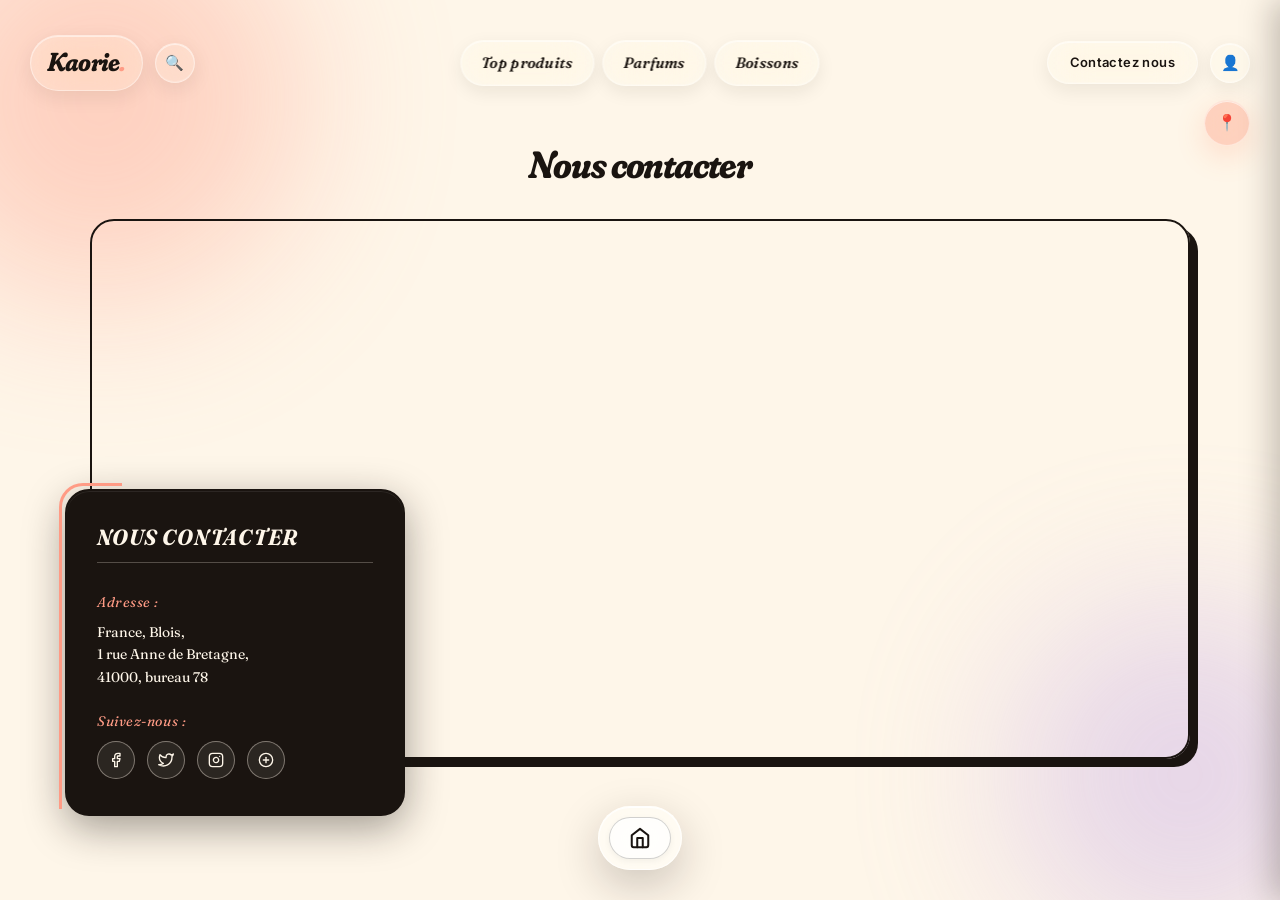
<file: localisation.html>
<!DOCTYPE html>
<html lang="fr">
<head>
    <meta charset="UTF-8">
    <meta name="version" content="2026-09-22-1626">
    <meta name="viewport" content="width=device-width, initial-scale=1.0">
    <title>Localisation — Kaorie</title>
    <link rel="icon" href="images/logo.png?v=20260922">
    <!-- feuille:common -->
    <style data-feuille="common">

/* Les polices du site : Fraunces (les titres, en italique) et Inter (le texte).
   ⚠️ L'adresse d'une police variable liste d'abord ses axes, puis une valeur
   pour CHACUN d'eux. Fraunces en a quatre — opsz, wght, SOFT, WONK — plus
   l'italique ; l'ancienne adresse n'en donnait que deux (« 9..144,400 »), et
   Google répondait « 400 : mauvaise demande ». La police n'arrivait donc
   jamais : tout le site s'affichait avec la police de secours du système. */
@import url('https://fonts.googleapis.com/css2?family=Fraunces:ital,opsz,wght,SOFT,WONK@0,9..144,100..900,0..100,0..1;1,9..144,100..900,0..100,0..1&family=Inter:wght@300..700&display=swap');


/* ======================================================================
   1. VARIABLES & POLICES
   Palette de couleurs, ombres, transitions, radius
   =================================================================== */

:root {
    --cream:        #fef6e9;
    --cream-warm:   #fbe9c8;
    --cream-deep:   #f5dcae;
    --ink:          #1a1410;
    --ink-soft:     #4a3a30;

    --peach:        #ff9b85;
    --peach-dark:   #e87862;
    --citron:       #ffd84f;
    --citron-dark:  #f0b800;
    --forest:       #0a4f3c;
    --forest-light: #1e6b54;
    --lavender:     #c4a7e7;
    --lavender-dark:#9d7dc4;
    --orange:       #ff7849;
    --pink-soft:    #ffd3c8;

    --shadow-sm:    0 3px 12px rgba(26,20,16,0.08);
    --shadow-md:    0 10px 30px rgba(26,20,16,0.12);
    --shadow-lg:    0 25px 60px rgba(26,20,16,0.18);
    --shadow-pop:   0 0 0 3px var(--ink), 8px 8px 0 0 var(--ink);

    --transition:      0.45s cubic-bezier(0.34, 1.56, 0.64, 1);
    --transition-fast: 0.25s ease;

    --radius-sm: 12px;
    --radius-md: 24px;
    --radius-lg: 40px;
    --radius-pill: 100px;
}


/* ======================================================================
   2. RESET & BASE
   Reset universel + styles body, liens, boutons
   =================================================================== */

* { margin: 0; padding: 0; box-sizing: border-box; }

html { scroll-behavior: smooth; }

body {
    font-family: 'Inter', system-ui, sans-serif;
    background: var(--cream);
    color: var(--ink);
    min-height: 100vh;
    line-height: 1.6;
    -webkit-font-smoothing: antialiased;
    overflow-x: hidden;
    position: relative;
}

a { text-decoration: none; color: inherit; }
button { cursor: pointer; font-family: inherit; border: none; background: none; }
ul { list-style: none; }
img { max-width: 100%; display: block; }


/* ======================================================================
   3. TYPOGRAPHY
   Titres avec police Fraunces
   =================================================================== */

h1, h2, h3, h4 {
    font-family: 'Fraunces', serif;
    font-weight: 700;
    letter-spacing: -0.03em;
    line-height: 1;
    font-variation-settings: "opsz" 144, "SOFT" 50, "WONK" 0;
}

h1 em, h2 em { font-style: italic; font-variation-settings: "opsz" 144, "SOFT" 100, "WONK" 1; }


/* ======================================================================
   4. ANIMATIONS PARTAGÉES
   Keyframes utilisés sur plusieurs pages
   =================================================================== */

@keyframes fadeInUp { from { opacity: 0; transform: translateY(40px); } to { opacity: 1; transform: translateY(0); } }
@keyframes fadeIn { from { opacity: 0; } to { opacity: 1; } }
@keyframes slideInRight { from { transform: translateX(110%); opacity: 0; } to { transform: translateX(0); opacity: 1; } }
@keyframes float { 0%,100% { transform: translateY(0) rotate(0); } 50% { transform: translateY(-15px) rotate(5deg); } }
@keyframes spin { from { transform: rotate(0); } to { transform: rotate(360deg); } }
@keyframes marquee { from { transform: translateX(0); } to { transform: translateX(-50%); } }
@keyframes wiggle { 0%,100% { transform: rotate(-3deg); } 50% { transform: rotate(3deg); } }
@keyframes pulse { 0%,100% { transform: scale(1); } 50% { transform: scale(1.05); } }


/* ======================================================================
   5. LOADER D'INTRO
   Écran d'accueil au chargement (style Ciao Kombucha)
   =================================================================== */

.loader-screen {
    position: fixed;
    inset: 0;
    z-index: 9999;
    background: var(--peach);
    display: flex;
    flex-direction: column;
    align-items: center;
    justify-content: center;
    overflow: hidden;
    transition: transform 1s cubic-bezier(0.76, 0, 0.24, 1);
}

.loader-screen.hide {
    transform: translateY(-100%);
}

html.loader-skip .loader-screen { display: none !important; }

.loader-greeting {
    font-family: 'Fraunces', serif;
    font-style: italic;
    font-size: 16px;
    color: var(--ink);
    letter-spacing: 0.2em;
    text-transform: uppercase;
    margin-bottom: 15px;
    animation: fadeInUp 0.6s ease-out both;
}

.loader-logo {
    position: relative;
    display: inline-block;
    font-family: 'Fraunces', serif;
    font-style: italic;
    font-weight: 800;
    font-size: clamp(100px, 24vw, 320px);
    letter-spacing: -0.05em;
    line-height: 0.9;
    text-align: center;
    font-variation-settings: "opsz" 144, "SOFT" 100, "WONK" 1;

    color: rgba(26, 20, 16, 0.12);

    animation: fadeInUp 0.9s 0.15s cubic-bezier(0.34, 1.56, 0.64, 1) both;
}

.loader-logo::before {
    content: attr(data-text);
    position: absolute;
    left: 0;
    top: 0;
    width: var(--loader-progress, 0%);
    overflow: hidden;
    white-space: nowrap;
    color: var(--ink);

    font-family: inherit;
    font-style: inherit;
    font-weight: inherit;
    letter-spacing: inherit;
    line-height: inherit;
    font-variation-settings: inherit;

    transition: width 0.18s linear;
    pointer-events: none;
}

.loader-tagline {
    position: absolute;
    bottom: 50px;
    right: 50px;
    font-family: 'Fraunces', serif;
    font-style: italic;
    font-size: 14px;
    color: var(--ink);
    letter-spacing: 0.25em;
    text-transform: uppercase;
    text-align: right;
    line-height: 1.7;
    animation: fadeIn 0.6s 0.4s both;
}

.loader-sparkle {
    position: absolute;
    color: var(--ink);
    animation: spin 7s linear infinite;
}

.loader-sparkle.ls1 { top: 12%; right: 12%; font-size: 36px; }
.loader-sparkle.ls2 { top: 18%; left: 14%; font-size: 24px; animation-duration: 9s; }
.loader-sparkle.ls3 { bottom: 22%; right: 22%; font-size: 30px; animation-duration: 11s; }
.loader-sparkle.ls4 { top: 50%; right: 6%; font-size: 20px; animation-duration: 6s; }

html.loader-active, html.loader-active body { overflow: hidden; height: 100%; }


/* ======================================================================
   17. RESPONSIVE
   Adaptations pour tablettes et mobile
   =================================================================== */

@media (max-width: 700px) {
    .loader-counter { left: 25px; bottom: 25px; }
    .loader-tagline { right: 25px; bottom: 30px; font-size: 11px; }
    .loader-sparkle.ls1, .loader-sparkle.ls3 { font-size: 22px; }
}


/* ======================================================================
   6. SEARCH DROPDOWN
   Recherche progressive avec clip-path (effet liquid glass)
   =================================================================== */

.search-overlay {
    position: fixed;
    top: 42px;            
    left: 150px;          
    z-index: 90;          
    width: min(340px, calc(100vw - 540px));

    transform: translateX(-15px);
    opacity: 0;
    pointer-events: none;
    transition:
        transform 0.55s cubic-bezier(0.34, 1.56, 0.64, 1),
        opacity 0.3s ease;
}

.search-overlay.open {
    transform: translateX(0);
    opacity: 1;
    pointer-events: auto;
}

.search-input-wrap {
    position: relative;

    background: rgba(255, 255, 255, 0.22);
    backdrop-filter: blur(24px) saturate(200%);
    -webkit-backdrop-filter: blur(24px) saturate(200%);
    border-radius: 100px;
    border: 1px solid rgba(255, 255, 255, 0.4);
    box-shadow:
        inset 0 1px 0 rgba(255, 255, 255, 0.55),
        inset 0 -1px 0 rgba(255, 255, 255, 0.15),
        0 8px 24px rgba(26, 20, 16, 0.12);

    clip-path: inset(0 100% 0 0 round 100px);
    transition: clip-path 0.55s cubic-bezier(0.34, 1.56, 0.64, 1);
}

.search-overlay.open .search-input-wrap {
    clip-path: inset(0 0 0 0 round 100px);
}

.search-input {
    width: 100%;
    padding: 11px 26px 11px 50px;  
    font-size: 14px;
    font-family: 'Inter', sans-serif;
    background: transparent;
    border: none;
    color: var(--ink);
    border-radius: 100px;
    outline: none;
    text-shadow: 0 1px 0 rgba(255, 255, 255, 0.3);

    opacity: 0;
    transition: opacity 0.3s 0.35s;
}

.search-overlay.open .search-input {
    opacity: 1;
}

.search-input::placeholder {
    color: var(--ink-soft);
    font-style: italic;
    opacity: 0.7;
}

.search-results {
    margin-top: 10px;
    background: rgba(255, 255, 255, 0.28);
    backdrop-filter: blur(28px) saturate(200%);
    -webkit-backdrop-filter: blur(28px) saturate(200%);
    border-radius: 24px;
    border: 1px solid rgba(255, 255, 255, 0.4);
    box-shadow:
        inset 0 1px 0 rgba(255, 255, 255, 0.5),
        0 12px 35px rgba(26, 20, 16, 0.15);
    overflow: hidden;
    max-height: 60vh;
    overflow-y: auto;

    opacity: 0;
    transform: translateY(-8px);
    transition: opacity 0.3s 0.4s, transform 0.3s 0.4s;
}

.search-results:empty {
    display: none;
}

.search-overlay.open .search-results:not(:empty) {
    opacity: 1;
    transform: translateY(0);
}

.search-results:empty {
    display: none;
}

.search-count {
    padding: 12px 24px 8px;
    font-family: 'Fraunces', serif;
    font-style: italic;
    font-size: 11px;
    color: var(--ink-soft);
    letter-spacing: 0.1em;
    text-transform: uppercase;
    border-bottom: 1px solid rgba(0, 0, 0, 0.05);
}

.search-count em {
    color: var(--peach-dark);
    font-weight: 600;
    font-style: italic;
}

.search-result-item {
    display: block;
    padding: 13px 24px;
    border-bottom: 1px solid rgba(0, 0, 0, 0.05);
    color: var(--ink);
    text-decoration: none;
    transition: all 0.2s ease;
    animation: fadeInDown 0.3s ease-out both;
}

@keyframes fadeInDown {
    from { opacity: 0; transform: translateY(-8px); }
    to   { opacity: 1; transform: translateY(0); }
}

.search-result-item:last-child { border-bottom: none; }

.search-result-item:hover {
    background: rgba(255, 155, 133, 0.18);
    padding-left: 32px;
}

.search-result-item .name {
    font-family: 'Fraunces', serif;
    font-style: italic;
    font-weight: 600;
    font-size: 17px;
    color: var(--ink);
    line-height: 1.2;
}

.search-result-item .meta {
    display: block;
    font-family: 'Inter', sans-serif;
    font-style: normal;
    font-size: 11px;
    color: var(--ink-soft);
    text-transform: uppercase;
    letter-spacing: 0.12em;
    margin-top: 3px;
}

.search-no-results {
    padding: 30px 24px;
    text-align: center;
    font-family: 'Fraunces', serif;
    font-style: italic;
    font-size: 14px;
    color: var(--ink-soft);
    line-height: 1.6;
}

@media (max-width: 600px) {
    .search-overlay {
        width: calc(100vw - 30px);
        top: 75px;
    }
}


/* ======================================================================
   7. MENU BURGER OVERLAY
   Panneau de navigation alternative
   =================================================================== */

.menu-panel {
    position: fixed;
    inset: 0;
    z-index: 500;
    display: flex;
    flex-direction: column;
    align-items: center;
    justify-content: center;

    background: rgba(254, 246, 233, 0.7);
    backdrop-filter: blur(30px) saturate(180%);
    -webkit-backdrop-filter: blur(30px) saturate(180%);

    opacity: 0;
    pointer-events: none;
    transition: opacity 0.5s cubic-bezier(0.4, 0, 0.2, 1);
}

.menu-panel.open {
    opacity: 1;
    pointer-events: auto;
}

.menu-close {
    position: absolute;
    top: 30px;
    right: 40px;
    width: 48px;
    height: 48px;
    border-radius: 50%;
    background: rgba(255, 255, 255, 0.25);
    backdrop-filter: blur(20px) saturate(180%);
    -webkit-backdrop-filter: blur(20px) saturate(180%);
    border: 1px solid rgba(255, 255, 255, 0.4);
    box-shadow:
        inset 0 1px 0 rgba(255, 255, 255, 0.5),
        0 6px 20px rgba(26, 20, 16, 0.1);
    font-size: 22px;
    color: var(--ink);
    cursor: pointer;
    transition: all var(--transition);
}

.menu-close:hover {
    background: var(--peach);
    transform: rotate(90deg) scale(1.1);
}

.menu-nav {
    display: flex;
    flex-direction: column;
    gap: 8px;
    text-align: center;
}

.menu-nav a {
    font-family: 'Fraunces', serif;
    font-style: italic;
    font-weight: 700;
    font-size: clamp(36px, 6vw, 78px);
    color: var(--ink);
    letter-spacing: -0.03em;
    font-variation-settings: "opsz" 144, "SOFT" 100, "WONK" 1;
    line-height: 1.1;
    padding: 4px 16px;
    position: relative;
    transition: color 0.3s, transform 0.4s cubic-bezier(0.34, 1.56, 0.64, 1);

    opacity: 0;
    transform: translateY(40px);
}

.menu-panel.open .menu-nav a {
    opacity: 1;
    transform: translateY(0);
    transition: opacity 0.6s, transform 0.7s cubic-bezier(0.34, 1.56, 0.64, 1), color 0.3s;
}

.menu-panel.open .menu-nav a:nth-child(1) { transition-delay: 0.15s; }
.menu-panel.open .menu-nav a:nth-child(2) { transition-delay: 0.22s; }
.menu-panel.open .menu-nav a:nth-child(3) { transition-delay: 0.29s; }
.menu-panel.open .menu-nav a:nth-child(4) { transition-delay: 0.36s; }
.menu-panel.open .menu-nav a:nth-child(5) { transition-delay: 0.43s; }
.menu-panel.open .menu-nav a:nth-child(6) { transition-delay: 0.50s; }
.menu-panel.open .menu-nav a:nth-child(7) { transition-delay: 0.57s; }

.menu-nav a:hover {
    color: var(--peach-dark);
    transform: translateY(-3px) rotate(-1deg) !important;
}

.menu-panel .menu-sparkle {
    position: absolute;
    color: var(--ink);
    animation: spin 8s linear infinite;
    opacity: 0.5;
}
.menu-panel .menu-sparkle.ms1 { top: 15%; left: 12%; font-size: 30px; }
.menu-panel .menu-sparkle.ms2 { bottom: 18%; right: 15%; font-size: 24px; animation-duration: 10s; }
.menu-panel .menu-sparkle.ms3 { top: 25%; right: 18%; font-size: 20px; animation-duration: 12s; }

html.menu-open, html.menu-open body { overflow: hidden; }

.icon-btn.menu-toggle.active { background: var(--peach); }

.icon-btn#music-toggle.playing,
#music-toggle.playing {
    background: rgba(255, 155, 133, 0.6);
    border-color: rgba(255, 255, 255, 0.55);
    color: var(--ink);
    animation: pulse 1.5s ease-in-out infinite;
    box-shadow:
        inset 0 1px 0 rgba(255, 255, 255, 0.6),
        0 0 0 0 rgba(255, 155, 133, 0.7),
        0 6px 20px rgba(255, 120, 73, 0.25);
}

#music-toggle.playing::before {
    content: "";
    position: absolute;
    inset: -1px;
    border-radius: 50%;
    border: 2px solid var(--peach);
    animation: pulse-ring 1.8s cubic-bezier(0.4, 0, 0.2, 1) infinite;
    pointer-events: none;
}

@keyframes pulse-ring {
    0%   { transform: scale(1);   opacity: 0.8; }
    100% { transform: scale(1.6); opacity: 0; }
}


/* ======================================================================
   8. HEADER (sticky)
   Barre de navigation principale collée en haut
   =================================================================== */

.header {
    position: sticky;
    top: 15px;
    z-index: 100;
    display: flex;
    align-items: center;
    justify-content: space-between;
    padding: 20px 30px;

    background: transparent;
    border: none;
    box-shadow: none;
    backdrop-filter: none;
    -webkit-backdrop-filter: none;

    animation: fadeIn 0.6s ease-out both;
}

.header-left { display: flex; align-items: center; gap: 12px; }

.logo {
    font-family: 'Fraunces', serif;
    font-size: 26px;
    font-weight: 700;
    letter-spacing: -0.03em;
    color: var(--ink);
    font-style: italic;
    font-variation-settings: "opsz" 144, "SOFT" 100, "WONK" 1;
    padding: 6px 16px;
    border-radius: 100px;

    background: rgba(255, 255, 255, 0.22);
    backdrop-filter: blur(20px) saturate(180%);
    -webkit-backdrop-filter: blur(20px) saturate(180%);
    border: 1px solid rgba(255, 255, 255, 0.4);
    box-shadow:
        inset 0 1px 0 rgba(255, 255, 255, 0.5),
        0 6px 20px rgba(26, 20, 16, 0.08);

    transition: all var(--transition);
}

.logo:hover {
    transform: rotate(-3deg) scale(1.05);
    background: rgba(255, 255, 255, 0.32);
}

.logo span { color: var(--peach); }

.search-icon, .icon-btn {
    position: relative;
    width: 40px;
    height: 40px;
    border-radius: 50%;
    display: flex;
    align-items: center;
    justify-content: center;
    font-size: 15px;
    color: var(--ink);

    background: rgba(255, 255, 255, 0.22);
    backdrop-filter: blur(20px) saturate(180%);
    -webkit-backdrop-filter: blur(20px) saturate(180%);
    border: 1px solid rgba(255, 255, 255, 0.4);
    box-shadow:
        inset 0 1px 0 rgba(255, 255, 255, 0.55),
        inset 0 -1px 0 rgba(255, 255, 255, 0.15),
        0 6px 20px rgba(26, 20, 16, 0.08);

    transition: all var(--transition);
}

.search-icon:hover, .icon-btn:hover {
    background: rgba(255, 255, 255, 0.35);
    border-color: rgba(255, 255, 255, 0.6);
    transform: translateY(-2px) scale(1.05);
    box-shadow:
        inset 0 1px 0 rgba(255, 255, 255, 0.7),
        0 10px 30px rgba(26, 20, 16, 0.12);
}

.header-center {
    position: absolute;
    left: 50%;
    top: 50%;
    transform: translate(-50%, -50%);
    display: flex;
    align-items: center;
    gap: 8px;
    z-index: 1;
}

.header-center a {
    padding: 10px 20px;
    border-radius: 100px;
    font-family: 'Fraunces', serif;
    font-style: italic;
    font-size: 15px;
    font-weight: 600;
    letter-spacing: 0.02em;
    color: var(--ink);
    white-space: nowrap;

    background: rgba(255, 255, 255, 0.22);
    backdrop-filter: blur(20px) saturate(180%);
    -webkit-backdrop-filter: blur(20px) saturate(180%);
    border: 1px solid rgba(255, 255, 255, 0.4);
    box-shadow:
        inset 0 1px 0 rgba(255, 255, 255, 0.55),
        inset 0 -1px 0 rgba(255, 255, 255, 0.15),
        0 6px 18px rgba(26, 20, 16, 0.08);

    transition: all var(--transition);
}

.header-center a:hover {
    background: var(--peach);
    border-color: rgba(255, 255, 255, 0.7);
    transform: translateY(-2px);
    box-shadow:
        inset 0 1px 0 rgba(255, 255, 255, 0.7),
        0 10px 25px rgba(255, 120, 73, 0.25);
}

@media (max-width: 900px) {
    .header-center { display: none; }
}

.header-right { display: flex; align-items: center; gap: 12px; }

.contact-btn {
    padding: 10px 22px;
    border-radius: var(--radius-pill);
    color: var(--ink);
    font-size: 13px;
    font-weight: 600;
    letter-spacing: 0.03em;

    background: rgba(255, 255, 255, 0.22);
    backdrop-filter: blur(20px) saturate(180%);
    -webkit-backdrop-filter: blur(20px) saturate(180%);
    border: 1px solid rgba(255, 255, 255, 0.4);
    box-shadow:
        inset 0 1px 0 rgba(255, 255, 255, 0.55),
        inset 0 -1px 0 rgba(255, 255, 255, 0.15),
        0 6px 20px rgba(26, 20, 16, 0.08);

    transition: all var(--transition);
}

.contact-btn:hover {
    
    background: radial-gradient(circle at 30% 30%, rgba(255, 155, 133, 0.85) 0%, rgba(255, 120, 73, 0.6) 100%);
    border-color: rgba(255, 255, 255, 0.6);
    transform: translateY(-2px) scale(1.02);
    box-shadow:
        inset 0 1px 0 rgba(255, 255, 255, 0.7),
        0 10px 30px rgba(255, 120, 73, 0.25);
}


/* ======================================================================
   10. ICÔNE LOCALISATION
   Bouton 📍 fixed avec pulse-ring décoratif
   =================================================================== */

.location-icon {
    position: fixed;
    right: 30px;
    top: 100px;
    z-index: 99;
    width: 46px;
    height: 46px;
    border-radius: 50%;
    color: var(--ink);
    display: flex;
    align-items: center;
    justify-content: center;

    background: rgba(255, 155, 133, 0.4);
    backdrop-filter: blur(24px) saturate(200%);
    -webkit-backdrop-filter: blur(24px) saturate(200%);
    border: 1px solid rgba(255, 255, 255, 0.45);
    box-shadow:
        inset 0 1px 0 rgba(255, 255, 255, 0.6),
        0 10px 30px rgba(255, 120, 73, 0.2);

    transition: all var(--transition);
    animation: float 4s ease-in-out infinite;
}

.location-icon:hover {
    transform: scale(1.15) rotate(-10deg);
    background: rgba(255, 216, 79, 0.5); 
}


/* ======================================================================
   9. MAIN (layout)
   Conteneur principal et utilitaires de mise en page
   =================================================================== */

.main {
    padding: 50px 40px 140px;
    min-height: calc(100vh - 130px);
    position: relative;
}

.page-title {
    text-align: center;
    font-size: clamp(60px, 10vw, 130px);
    margin-bottom: 50px;
    letter-spacing: -0.04em;
    animation: fadeInUp 0.8s cubic-bezier(0.4, 0, 0.2, 1) both;
}

.page-title em { color: var(--peach); }

.cart-backdrop {
    position: fixed;
    inset: 0;
    background: rgba(26, 20, 16, 0.4);
    backdrop-filter: blur(4px);
    -webkit-backdrop-filter: blur(4px);
    z-index: 90;
    opacity: 0;
    pointer-events: none;
    transition: opacity 0.4s ease;
}
.cart-backdrop.open {
    opacity: 1;
    pointer-events: auto;
}


/* ======================================================================
   11. DRAWER PANIER
   Panneau glissant depuis la droite (Léa)
   =================================================================== */

.cart-drawer {
    position: fixed;
    top: 0;
    right: 0;
    width: 420px;
    max-width: 92vw;
    height: 100vh;
    background: var(--cream);
    border-left: 2px solid var(--ink);
    box-shadow: -8px 0 30px rgba(26, 20, 16, 0.25);
    padding: 60px 30px 30px;
    display: flex;
    flex-direction: column;
    z-index: 100;
    transform: translateX(100%);
    transition: transform 0.5s cubic-bezier(0.34, 1.56, 0.64, 1);
}
.cart-drawer.open {
    transform: translateX(0);
}

.cart-drawer-close {
    position: absolute;
    top: 18px;
    right: 18px;
    width: 38px;
    height: 38px;
    border-radius: 50%;
    border: 1.5px solid var(--ink);
    background: var(--cream);
    color: var(--ink);
    font-size: 22px;
    line-height: 1;
    cursor: pointer;
    transition: all var(--transition-fast);
    z-index: 2;
    display: flex;
    align-items: center;
    justify-content: center;
}
.cart-drawer-close:hover {
    background: var(--peach);
    transform: rotate(90deg);
}

.cart-clear-btn {
    width: 100%;
    margin-top: 10px;
    padding: 10px;
    background: transparent;
    color: var(--ink-soft);
    border: 1.5px solid var(--ink-soft);
    border-radius: var(--radius-pill);
    font-family: 'Fraunces', serif;
    font-style: italic;
    font-size: 12px;
    cursor: pointer;
    transition: all var(--transition-fast);
}
.cart-clear-btn:hover {
    background: var(--ink);
    color: var(--cream);
    border-color: var(--ink);
}

.cart-drawer .cart-items {
    flex: 1;
    overflow-y: auto;
}

/* La contenance d'une ligne du panier (« 50 ml », « 1 L »). C'est elle qui
   distingue deux lignes du même produit : discrète, mais toujours lue. */
.cart-item-size {
    display: block;
    font: 11px/1.5 'Inter', sans-serif;
    letter-spacing: 0.04em;
    color: color-mix(in srgb, var(--ink) 62%, transparent);
    margin-top: 2px;
}

.cart-item-engraving {
    display: inline-flex;
    align-items: center;
    gap: 6px;
    margin-top: 4px;
    font-family: 'Fraunces', serif;
    font-style: italic;
    font-size: 12px;
    color: var(--peach-dark);
    letter-spacing: 0.02em;
}
.cart-item-engraving::before {
    content: "✦";
    font-size: 11px;
    color: var(--peach-dark);
}


/* ======================================================================
   12. MODAL DE GRAVURE
   Personnalisation des flacons (Mathis)
   =================================================================== */

.engraving-modal {
    position: fixed;
    top: 50%;
    left: 50%;
    transform: translate(-50%, -50%) scale(0.9);
    width: 460px;
    max-width: 92vw;
    background: var(--cream);
    border: 2px solid var(--ink);
    border-radius: var(--radius-md);
    box-shadow: 8px 8px 0 0 var(--ink);
    padding: 50px 36px 36px;
    z-index: 110;
    opacity: 0;
    pointer-events: none;
    transition: all 0.5s cubic-bezier(0.34, 1.56, 0.64, 1);
}
.engraving-modal.open {
    opacity: 1;
    pointer-events: auto;
    transform: translate(-50%, -50%) scale(1);
}

.engraving-modal .modal-close {
    position: absolute;
    top: 14px;
    right: 14px;
    width: 38px;
    height: 38px;
    border-radius: 50%;
    border: 1.5px solid var(--ink);
    background: var(--cream);
    color: var(--ink);
    font-size: 22px;
    line-height: 1;
    cursor: pointer;
    transition: all var(--transition-fast);
    display: flex;
    align-items: center;
    justify-content: center;
}
.engraving-modal .modal-close:hover {
    background: var(--peach);
    transform: rotate(90deg);
}

.engraving-modal h3 {
    font-family: 'Fraunces', serif;
    font-style: italic;
    font-size: 26px;
    font-weight: 700;
    color: var(--ink);
    text-align: center;
    margin-bottom: 8px;
    font-variation-settings: "opsz" 144, "SOFT" 100, "WONK" 1;
}

.engraving-modal .modal-desc {
    font-family: 'Fraunces', serif;
    font-style: italic;
    font-size: 13px;
    color: var(--ink-soft);
    text-align: center;
    margin-bottom: 28px;
    line-height: 1.5;
}

.engraving-preview {
    background: linear-gradient(135deg, #f5e9d0 0%, #ffe6b8 100%);
    border: 1.5px solid var(--ink);
    border-radius: var(--radius-sm);
    padding: 24px 16px;
    text-align: center;
    margin-bottom: 22px;
    min-height: 80px;
    display: flex;
    align-items: center;
    justify-content: center;
    box-shadow: inset 0 2px 8px rgba(26, 20, 16, 0.08);
    position: relative;
    overflow: hidden;
}

.engraving-preview::before {
    content: "✦";
    position: absolute;
    top: 10px;
    left: 14px;
    font-size: 12px;
    color: var(--peach-dark);
    opacity: 0.5;
}
.engraving-preview::after {
    content: "✦";
    position: absolute;
    bottom: 10px;
    right: 14px;
    font-size: 12px;
    color: var(--peach-dark);
    opacity: 0.5;
}

.engraving-preview-text {
    font-family: 'Fraunces', serif;
    font-style: italic;
    font-size: 26px;
    font-weight: 600;
    color: var(--ink);
    letter-spacing: 0.04em;
    
    text-shadow:
        0 1px 0 rgba(255, 255, 255, 0.5),
        0 -1px 1px rgba(26, 20, 16, 0.25);
    font-variation-settings: "opsz" 144, "SOFT" 50, "WONK" 1;
    transition: opacity 0.3s ease;
}

.engraving-preview-text.placeholder {
    opacity: 0.35;
    font-style: italic;
}

.engraving-input-wrap {
    position: relative;
    margin-bottom: 24px;
}

.engraving-input {
    width: 100%;
    padding: 14px 60px 14px 18px;
    background: var(--cream-warm);
    border: 1.5px solid var(--ink);
    border-radius: var(--radius-pill);
    font-family: 'Fraunces', serif;
    font-style: italic;
    font-size: 16px;
    color: var(--ink);
    outline: none;
    transition: all var(--transition-fast);
}
.engraving-input::placeholder {
    color: var(--ink-soft);
    opacity: 0.5;
}
.engraving-input:focus {
    border-color: var(--peach-dark);
    box-shadow: 0 0 0 3px rgba(255, 155, 133, 0.2);
}

.engraving-input-wrap .char-count {
    position: absolute;
    top: 50%;
    right: 18px;
    transform: translateY(-50%);
    font-family: 'Fraunces', serif;
    font-style: italic;
    font-size: 12px;
    color: var(--ink-soft);
    pointer-events: none;
}

.engraving-modal .modal-confirm {
    width: 100%;
    padding: 16px;
    
    background: linear-gradient(135deg, #1a1410 0%, #2a221c 100%);
    color: var(--cream);
    border: 1.5px solid var(--ink);
    border-radius: var(--radius-pill);
    font-family: 'Fraunces', serif;
    font-style: italic;
    font-size: 14px;
    font-weight: 600;
    letter-spacing: 0.04em;
    cursor: pointer;
    transition: all var(--transition);
}
.engraving-modal .modal-confirm:hover {
    
    background: radial-gradient(circle at 50% 50%, var(--peach) 0%, #ff9b85 100%);
    color: var(--ink);
    transform: translate(-2px, -2px);
    box-shadow: 4px 4px 0 0 var(--ink);
}
.engraving-modal .modal-confirm:disabled {
    opacity: 0.5;
    cursor: not-allowed;
    transform: none;
    box-shadow: none;
}


/* ======================================================================
   13. BANDEAU COOKIES
   Apparition 1s + flou si refus (SAE 203 obligatoire)
   =================================================================== */

.cookie-banner {
    position: fixed;
    bottom: 0;
    left: 0;
    right: 0;
    background: linear-gradient(180deg, rgba(254, 246, 233, 0.97) 0%, var(--cream) 100%);
    border-top: 2px solid var(--ink);
    box-shadow: 0 -8px 30px rgba(26, 20, 16, 0.15);
    padding: 24px 36px;
    z-index: 200;
    transform: translateY(100%);
    transition: transform 0.5s cubic-bezier(0.34, 1.56, 0.64, 1);
    display: flex;
    align-items: center;
    justify-content: space-between;
    gap: 30px;
    flex-wrap: wrap;
}
.cookie-banner.show {
    transform: translateY(0);
}

.cookie-text {
    font-family: 'Fraunces', serif;
    font-style: italic;
    font-size: 15px;
    color: var(--ink);
    line-height: 1.5;
    flex: 1;
    min-width: 280px;
}
.cookie-text strong {
    font-weight: 700;
    color: var(--peach-dark);
    font-style: normal;
}

.cookie-options {
    display: flex;
    gap: 18px;
    align-items: center;
}

.cookie-option {
    display: flex;
    align-items: center;
    gap: 10px;
    cursor: pointer;
    padding: 10px 18px;
    border-radius: 50px;
    border: 1.5px solid var(--ink);
    background: var(--cream);
    font-family: 'Fraunces', serif;
    font-style: italic;
    font-size: 14px;
    transition: all var(--transition-fast);
    user-select: none;
}
.cookie-option:hover {
    background: var(--peach);
    transform: translate(-2px, -2px);
    box-shadow: 3px 3px 0 0 var(--ink);
}
.cookie-option input[type="checkbox"] {
    width: 18px;
    height: 18px;
    accent-color: var(--peach-dark);
    cursor: pointer;
}

/* Le floutage qui suivait un refus des cookies a été retiré le 22/09/2026.
   Refuser rendait le site inutilisable — tout flou, plus rien de cliquable,
   et aucun moyen de revenir en arrière. Un refus coupe maintenant le suivi
   des clics (la seule chose que le site enregistrait) et rien d'autre. */


/* ======================================================================
   14. ANIMATION CLIC BOUTON
   btn-pop : agrandissement progressif au clic (SAE 203 point e)
   =================================================================== */

@keyframes btn-pop {
    0%   { transform: scale(1); }
    50%  { transform: scale(1.12); }
    100% { transform: scale(1); }
}
.btn-clicked {
    animation: btn-pop 0.4s cubic-bezier(0.34, 1.56, 0.64, 1);
}

@keyframes btn-pop-centered {
    0%   { transform: translateX(-50%) scale(1); }
    50%  { transform: translateX(-50%) scale(1.12); }
    100% { transform: translateX(-50%) scale(1); }
}
.btn-clicked-centered {
    animation: btn-pop-centered 0.4s cubic-bezier(0.34, 1.56, 0.64, 1);
}


/* ======================================================================
   15. FOOTER NAV
   Barre flottante en bas avec icônes principales
   =================================================================== */

.footer-nav {
    position: fixed;
    bottom: 30px;
    
    left: 0;
    right: 0;
    margin: 0 auto;
    width: fit-content;
    display: flex;
    gap: 10px;
    padding: 10px;
    border-radius: 50px;
    z-index: 60;

    background: rgba(255, 255, 255, 0.55);
    backdrop-filter: blur(28px) saturate(200%);
    -webkit-backdrop-filter: blur(28px) saturate(200%);
    border: 1.5px solid rgba(255, 255, 255, 0.75);
    box-shadow:
        inset 0 1px 0 rgba(255, 255, 255, 0.9),
        0 15px 45px rgba(26, 20, 16, 0.22);

    animation: fadeInUp 0.6s 0.3s cubic-bezier(0.4, 0, 0.2, 1) both;
}

.footer-nav .icon-btn {
    width: 62px;
    height: 42px;
    border-radius: 30px;
    background: rgba(255, 255, 255, 0.55);
    backdrop-filter: blur(10px);
    border: 1.5px solid rgba(0, 0, 0, 0.18);
    box-shadow:
        inset 0 1px 0 rgba(255, 255, 255, 0.85),
        0 2px 6px rgba(26, 20, 16, 0.05);
    color: var(--ink);
    transition: all var(--transition);
}

.footer-nav .icon-btn:hover {
    background: var(--peach);
    border-color: var(--ink);
    color: var(--ink);
    transform: translateY(-3px);
    box-shadow:
        inset 0 1px 0 rgba(255, 255, 255, 0.5),
        0 8px 22px rgba(255, 120, 73, 0.3);
}

.footer-nav .icon-btn svg {
    width: 22px;
    height: 22px;
    stroke: currentColor;
    stroke-width: 2.2;
    fill: none;
    stroke-linecap: round;
    stroke-linejoin: round;
}


/* ======================================================================
   16. BLOBS DÉCORATIFS
   Cercles colorés flottants en fond
   =================================================================== */

.blob {
    position: fixed;
    border-radius: 50%;
    filter: blur(80px);
    opacity: 0.4;
    z-index: 0;
    pointer-events: none;
}

.blob.b1 { width: 400px; height: 400px; background: var(--peach); top: -100px; left: -100px; animation: float 12s ease-in-out infinite; }
.blob.b2 { width: 350px; height: 350px; background: var(--lavender); bottom: -50px; right: -80px; animation: float 15s ease-in-out infinite reverse; }
.blob.b3 { width: 250px; height: 250px; background: var(--citron); top: 50%; left: 50%; animation: float 10s ease-in-out infinite; }

@media (max-width: 1100px) {
    .products-grid { grid-template-columns: repeat(2, 1fr); }
    .product-detail-wrap { padding: 20px 10px; }
    .product-description-box {
        position: relative;
        left: auto;
        bottom: auto;
        transform: none;
        margin-top: 30px;
    }
    .cart-sidebar {
        position: relative;
        right: auto;
        top: auto;
        width: 100%;
        max-width: 480px;
        margin: 30px auto;
    }
}

@media (max-width: 700px) {
    .marquee-track span { font-size: 12px; padding: 0 15px; }
    .header { padding: 15px 20px; top: 32px; }
    .header-center { display: none; }
    .contact-btn { display: none; }
    .location-icon { top: auto; bottom: 100px; right: 20px; }
    .main { padding: 30px 20px 140px; }
    .page-title { font-size: 50px; margin-bottom: 30px; }
    .hero { height: 65vh; }
    .products-grid { grid-template-columns: 1fr; gap: 20px; }
    .product-detail-carousel { gap: 15px; }
    .product-detail-img { width: 240px; }
    .arrow-nav { width: 50px; height: 50px; }
    .form-container { padding: 30px 25px; }
}

/* ======================================================================
   IMAGES DES PRODUITS
   Une seule définition pour tout le site : la classe du produit
   (`parfum-1`, `boisson-3`…) porte son image, où qu'elle soit posée —
   vignette du catalogue, miniature d'une fiche, ligne du panier.
   C'est ici, dans la feuille chargée par TOUTES les pages, parce que le
   panier ne charge pas catalog.css : ses vignettes restaient vides.
   Les couleurs de fond, elles, restent propres à chaque page.
   =================================================================== */
.parfum-1, .parfum-2, .parfum-3, .parfum-4,
.boisson-1, .boisson-2, .boisson-3, .boisson-4 {
    background-size: contain;
    background-position: center;
    background-repeat: no-repeat;
}
.parfum-1  { background-image: url('images/parfum-blanc-cut.png?v=20260922'); }
.parfum-2  { background-image: url('images/parfum-jaune-cut.png?v=20260922'); }
.parfum-3  { background-image: url('images/parfum-noir-cut.png?v=20260922'); }
.parfum-4  { background-image: url('images/parfum-bleu-cut.png?v=20260922'); }
.boisson-1 { background-image: url('images/boisson-gingembre-cut.png?v=20260922'); }
.boisson-2 { background-image: url('images/boisson-menthe-cut.png?v=20260922'); }
.boisson-3 { background-image: url('images/boisson-citron-cut.png?v=20260922'); }
.boisson-4 { background-image: url('images/boisson-framboise-cut.png?v=20260922'); }


/* ======================================================================
   BOUTON DU MENU (petits écrans)
   La navigation du haut (.header-center) disparaît sous 700 px ; sans ce
   bouton, le panneau de menu existait dans la page mais rien ne pouvait
   l'ouvrir — impossible d'aller aux Parfums ou aux Boissons au téléphone.
   =================================================================== */
.menu-toggle { display: none; }
@media (max-width: 700px) {
    .menu-toggle { display: inline-flex; align-items: center; justify-content: center; font-size: 18px; }
}

/* ======================================================================
   SI LE VISITEUR A DEMANDÉ MOINS D'ANIMATIONS
   (Réglages système → Accessibilité → Réduire les animations)
   Vingt et un éléments du site arrivent par une animation en `both` :
   ils commencent donc invisibles et ne deviennent visibles qu'une fois
   l'animation jouée. Si quelque chose empêche cette animation, la page
   paraît vide. Ici on coupe le mouvement mais on garde tout visible.
   =================================================================== */
@media (prefers-reduced-motion: reduce) {
    *, *::before, *::after {
        animation-duration: 0.01ms !important;
        animation-iteration-count: 1 !important;
        animation-delay: 0ms !important;
        transition-duration: 0.01ms !important;
        scroll-behavior: auto !important;
    }
}

/* ======================================================================
   TÉMOIN DE FIN DE FICHIER
   Dernière règle de la feuille : elle pose une variable. Le petit script
   en tête de chaque page vérifie que la variable est là ; si elle manque,
   c'est que le navigateur n'a pas la feuille en entier, et il la recharge.
   Ne rien écrire après cette règle.
   =================================================================== */
:root { --feuille-common: ok; }

    </style>
    <!-- /feuille:common -->
    <!-- feuille:localisation -->
    <style data-feuille="localisation">



/* ======================================================================
   1. TITRE 'NOUS CONTACTER'
   Grand titre Fraunces centré
   =================================================================== */

.location-title {
    font-family: 'Fraunces', serif;
    font-style: italic;
    font-size: 38px;
    font-weight: 700;
    color: var(--ink);
    text-align: center;
    margin-bottom: 35px;
    font-variation-settings: "opsz" 144, "SOFT" 100, "WONK" 1;
    animation: fadeInUp 0.6s cubic-bezier(0.34, 1.56, 0.64, 1) both;
}


/* ======================================================================
   2. CONTENEUR CARTE (relative)
   Wrapper qui ancre l'encart noir en absolute
   =================================================================== */

.map-container {
    position: relative;
    max-width: 1100px;
    margin: 0 auto;
}


/* ======================================================================
   3. CARTE OpenStreetMap
   iframe avec carte et marqueur
   =================================================================== */

.map-wrapper {
    border-radius: var(--radius-md);
    overflow: hidden;
    border: 2px solid var(--ink);
    box-shadow: 8px 8px 0 0 var(--ink);
    height: 60vh;
    animation: fadeInUp 0.7s cubic-bezier(0.34, 1.56, 0.64, 1) both;
}

.map-wrapper iframe { width: 100%; height: 100%; border: none; }


/* ======================================================================
   4. ENCART NOIR OVERLAY (annexe 4)
   Carte noire absolute par-dessus la carte
   =================================================================== */

.contact-card {
    position: absolute;
    top: 50%;
    left: -25px;                  
    transform: translateY(-50%);
    width: 340px;
    background: var(--ink);
    color: var(--cream);
    border: 2px solid var(--ink);
    border-radius: var(--radius-md);
    padding: 35px 30px;
    z-index: 5;
    box-shadow:
        inset 0 1px 0 rgba(255, 255, 255, 0.08),
        0 12px 40px rgba(26, 20, 16, 0.4);
    animation: fadeInUp 0.7s 0.2s cubic-bezier(0.34, 1.56, 0.64, 1) both;
}

.contact-card::before {
    content: "";
    position: absolute;
    top: -8px;
    left: -8px;
    width: 60px;
    height: 100%;
    border-top: 3px solid var(--peach);
    border-left: 3px solid var(--peach);
    border-radius: var(--radius-md) 0 0 0;
    pointer-events: none;
}

.contact-card-title {
    font-family: 'Fraunces', serif;
    font-style: italic;
    font-size: 22px;
    font-weight: 700;
    letter-spacing: 0.06em;
    color: var(--cream);
    margin-bottom: 28px;
    padding-bottom: 14px;
    border-bottom: 1.5px solid rgba(254, 246, 233, 0.25);
}

.contact-section {
    margin-bottom: 22px;
}
.contact-section:last-child { margin-bottom: 0; }

.contact-label {
    display: block;
    font-family: 'Fraunces', serif;
    font-style: italic;
    font-size: 14px;
    color: var(--peach);
    margin-bottom: 8px;
    letter-spacing: 0.04em;
}

.contact-text {
    font-family: 'Fraunces', serif;
    font-size: 14px;
    line-height: 1.6;
    color: var(--cream);
    margin: 0;
}


/* ======================================================================
   5. ICÔNES RÉSEAUX SOCIAUX
   Flexbox horizontal des icônes Facebook/Twitter/IG/Google
   =================================================================== */

.social-icons {
    display: flex;
    gap: 12px;
    margin-top: 6px;
}

.social-icon {
    width: 38px;
    height: 38px;
    display: flex;
    align-items: center;
    justify-content: center;
    border-radius: 50%;
    border: 1.5px solid rgba(254, 246, 233, 0.4);
    background: rgba(254, 246, 233, 0.08);
    color: var(--cream);
    transition: all var(--transition-fast);
}

.social-icon svg {
    width: 16px;
    height: 16px;
    fill: none;
    stroke: currentColor;
    stroke-width: 2;
    stroke-linecap: round;
    stroke-linejoin: round;
}

.social-icon:hover {
    background: var(--peach);
    border-color: var(--peach);
    color: var(--ink);
    transform: translateY(-3px);
    box-shadow: 0 6px 14px rgba(255, 155, 133, 0.4);
}


/* ======================================================================
   TÉMOIN DE FIN DE FICHIER
   Dernière règle de la feuille : elle pose une variable. Le petit script
   en tête de chaque page vérifie que la variable est là ; si elle manque,
   c'est que le navigateur n'a pas la feuille en entier, et il la recharge.
   Ne rien écrire après cette règle.
   =================================================================== */
:root { --feuille-localisation: ok; }

    </style>
    <!-- /feuille:localisation -->
    <script>
        /* ==============================================================
           CONTRÔLE DE LA PAGE
           Les feuilles de style sont écrites dans la page (voir
           outils/inclure_css.py) et chacune finit par un témoin
           `--feuille-<nom>`. Si un témoin manque, c'est que le navigateur
           n'affiche pas la page telle qu'elle est sur le serveur : il
           ressert une vieille copie gardée en mémoire. On le corrige en
           deux temps :
             1. une fois par visite, on recharge la page sous une adresse
                que son cache ne connaît pas (?frais=…), ce qui l'oblige à
                la redemander au serveur ;
             2. si ça ne suffit pas, on affiche un état des lieux — et
                ?diag=1 l'affiche à la demande.
           ============================================================== */
        (function () {
            var CLEF = 'kaorie-fraicheur', journal = [], reparees = {};
            function temoin(nom) { return getComputedStyle(document.documentElement).getPropertyValue('--feuille-' + nom).trim(); }
            function feuilles() {
                return [].map.call(document.querySelectorAll('style[data-feuille], link[rel="stylesheet"][href*="css/"]'), function (e) {
                    return e.getAttribute('data-feuille') || e.getAttribute('href').split('/').pop().split('.')[0];
                }).filter(function (n) { return n.indexOf('-repare') < 0; });
            }
            function manquantes() { return feuilles().filter(function (n) { return temoin(n) !== 'ok'; }); }

            function redemanderLaPage() {
                var deja = sessionStorage.getItem(CLEF);
                if (deja) { journal.push('page déjà redemandée à ' + deja + ' : le cache résiste'); return false; }
                sessionStorage.setItem(CLEF, new Date().toLocaleTimeString());
                var p = new URLSearchParams(location.search);
                p.set('frais', Date.now());
                location.replace(location.pathname + '?' + p.toString() + location.hash);
                return true;
            }

            function redemanderLaFeuille(nom) {
                reparees[nom] = true;
                var adresse = 'css/' + nom + '.css?r=' + Date.now();
                fetch(adresse, { cache: 'reload' })
                    .then(function (r) { return r.ok ? r.text() : Promise.reject('HTTP ' + r.status); })
                    .then(function (css) {
                        var style = document.createElement('style');
                        style.setAttribute('data-feuille', nom + '-repare');
                        style.textContent = css.replace(/url\('\.\.\/images\//g, "url('images/");
                        document.head.appendChild(style);
                        journal.push(nom + ' : feuille redemandée au serveur et posée dans la page');
                    })
                    .catch(function (e) { journal.push(nom + ' : impossible de recharger (' + e + ')'); });
            }

            function etatDesLieux() {
                var lignes = ['KAORIE — état des lieux',
                              'page : ' + location.pathname.split('/').pop() + location.search,
                              'reçue : ' + Math.round(document.documentElement.outerHTML.length / 1024) + ' Ko de HTML'];
                feuilles().forEach(function (n) { lignes.push('feuille ' + n + ' → ' + (temoin(n) || 'TÉMOIN ABSENT')); });
                for (var i = 0; i < document.styleSheets.length; i++) {
                    var f = document.styleSheets[i], nb;
                    try { nb = f.cssRules.length + ' règles'; } catch (e) { nb = 'INACCESSIBLE'; }
                    lignes.push((f.href ? f.href.split('/').pop() : 'écrite dans la page') + ' → ' + nb);
                }
                lignes = lignes.concat(journal.length ? journal : ['rien à signaler']);
                var d = document.createElement('div');
                d.style.cssText = 'position:fixed;inset:auto 10px 10px 10px;z-index:99999;background:#111;color:#0f0;font:12px/1.5 ui-monospace,monospace;padding:12px 14px;border-radius:10px;white-space:pre-wrap;max-height:60vh;overflow:auto';
                d.textContent = lignes.join('\n');
                document.body.appendChild(d);
            }

            function verifier(derniere) {
                var absentes = manquantes();
                if (absentes.length && redemanderLaPage()) return;      // on repart sur une page fraîche
                absentes.forEach(function (n) { if (!reparees[n]) redemanderLaFeuille(n); });
                if (derniere && (absentes.length || /[?&]diag=1/.test(location.search))) etatDesLieux();
            }

            /* Une vieille copie de la page peut être complète et cohérente :
               rien, de l'intérieur, ne permet de la distinguer de la bonne.
               On demande donc au serveur la version du moment — un petit
               fichier qu'on interdit de mettre en cache — et on la compare
               à celle inscrite dans la page. */
            fetch('version.txt', { cache: 'no-store' })
                .then(function (r) { return r.ok ? r.text() : Promise.reject('HTTP ' + r.status); })
                .then(function (v) {
                    var serveur = v.trim();
                    var ici = (document.querySelector('meta[name="version"]') || {}).content || '';
                    if (!serveur || !ici || serveur === ici) return;
                    journal.push('page du ' + ici + ', le serveur en est au ' + serveur);
                    redemanderLaPage();
                })
                .catch(function () { /* hors ligne, ou ouvert depuis un fichier : tant pis */ });

            if (document.readyState === 'loading') document.addEventListener('DOMContentLoaded', function () { verifier(false); });
            else verifier(false);
            setTimeout(function () { verifier(true); }, 2500);
        })();
    </script>
</head>
<body>
    
    
    <!-- ============================================================
         AUDIO DE FOND (Aria Math)
         ============================================================ -->
    
    
    
    <!-- ============================================================
         BLOBS DÉCORATIFS
         ============================================================ -->
    <div class="blob b1"></div>
    <div class="blob b2"></div>

    
    <!-- ============================================================
         HEADER (navigation principale)
         ============================================================ -->
    <header class="header">
        <div class="header-left">
            <a href="index.html" class="logo">Kaorie<span>.</span></a>
            <button class="search-icon" aria-label="Rechercher">&#128269;</button>
        </div>

        <nav class="header-center">
            <a href="top-produits.html">Top produits</a>
            <a href="parfums.html">Parfums</a>
            <a href="boissons.html">Boissons</a>
        </nav>

        <div class="header-right">
            <button class="icon-btn menu-toggle" id="menu-toggle" aria-label="Menu">&#9776;</button>
            <a href="contact.html" class="contact-btn">Contactez nous</a>
            <a href="connexion.html" class="icon-btn" aria-label="Compte">&#128100;</a>
        </div>
    </header>

    
    <!-- ============================================================
         ICÔNE LOCALISATION 📍
         ============================================================ -->
    <a href="localisation.html" class="location-icon" aria-label="Localisation">&#128205;</a>

    
    <!-- ============================================================
         CONTENU PRINCIPAL (main)
         ============================================================ -->
    <main class="main">
        <h1 class="location-title"><em>Nous contacter</em></h1>

        <div class="map-container">
            <div class="map-wrapper">
                <iframe
                    src="https://www.openstreetmap.org/export/embed.html?bbox=1.32%2C47.58%2C1.36%2C47.60&amp;layer=mapnik&amp;marker=47.59%2C1.34"
                    title="Carte de la boutique Kaorie"
                    allowfullscreen>
                </iframe>
            </div>

            <aside class="contact-card">
                <h2 class="contact-card-title">NOUS CONTACTER</h2>

                <div class="contact-section">
                    <span class="contact-label">Adresse :</span>
                    <p class="contact-text">
                        France, Blois,<br>
                        1 rue Anne de Bretagne,<br>
                        41000, bureau 78
                    </p>
                </div>

                <div class="contact-section">
                    <span class="contact-label">Suivez-nous :</span>
                    <div class="social-icons">
                        <a href="#" class="social-icon" aria-label="Facebook"><svg viewBox="0 0 24 24"><path d="M18 2h-3a5 5 0 0 0-5 5v3H7v4h3v8h4v-8h3l1-4h-4V7a1 1 0 0 1 1-1h3z"/></svg></a>
                        <a href="#" class="social-icon" aria-label="Twitter"><svg viewBox="0 0 24 24"><path d="M23 3a10.9 10.9 0 0 1-3.14 1.53 4.48 4.48 0 0 0-7.86 3v1A10.66 10.66 0 0 1 3 4s-4 9 5 13a11.64 11.64 0 0 1-7 2c9 5 20 0 20-11.5a4.5 4.5 0 0 0-.08-.83A7.72 7.72 0 0 0 23 3z"/></svg></a>
                        <a href="#" class="social-icon" aria-label="Instagram"><svg viewBox="0 0 24 24"><rect x="2" y="2" width="20" height="20" rx="5"/><path d="M16 11.37A4 4 0 1 1 12.63 8 4 4 0 0 1 16 11.37z"/><line x1="17.5" y1="6.5" x2="17.51" y2="6.5"/></svg></a>
                        <a href="#" class="social-icon" aria-label="Google"><svg viewBox="0 0 24 24"><circle cx="12" cy="12" r="10"/><line x1="12" y1="8" x2="12" y2="16"/><line x1="8" y1="12" x2="16" y2="12"/></svg></a>
                    </div>
                </div>
            </aside>
        </div>
    </main>

    
    <!-- ============================================================
         FOOTER NAV (icônes flottantes)
         ============================================================ -->
    <nav class="footer-nav">
        <a href="index.html" class="icon-btn" aria-label="Accueil"><svg viewBox="0 0 24 24"><path d="M3 9l9-7 9 7v11a2 2 0 0 1-2 2H5a2 2 0 0 1-2-2z"/><polyline points="9 22 9 12 15 12 15 22"/></svg></a>
    </nav>

    
    <!-- ============================================================
         CHARGEMENT DU JS
         ============================================================ -->
    <script src="js/script.js?v=20260922"></script>

    
    <!-- ============================================================
         MENU BURGER OVERLAY
         ============================================================ -->
    <div class="menu-panel" id="menu-panel">
        <span class="menu-sparkle ms1">✦</span>
        <span class="menu-sparkle ms2">✦</span>
        <span class="menu-sparkle ms3">✦</span>

        <button class="menu-close" id="menu-close" aria-label="Fermer le menu">&times;</button>

        <nav class="menu-nav">
            <a href="top-produits.html">Top produits</a>
            <a href="parfums.html">Parfums</a>
            <a href="boissons.html">Boissons</a>
            <a href="panier.html">Panier</a>
            <a href="contact.html">Contact</a>
            <a href="connexion.html">Compte</a>
        </nav>
    </div>
    
    
    <!-- ============================================================
         RECHERCHE DROPDOWN
         ============================================================ -->
    <div class="search-overlay" id="search-overlay">
        <div class="search-input-wrap">
            <input type="text" class="search-input" id="search-input"
                   placeholder="Rechercher un produit..." autocomplete="off">
        </div>
        <div class="search-results" id="search-results"></div>
    </div>
</body>
</html>
</file>
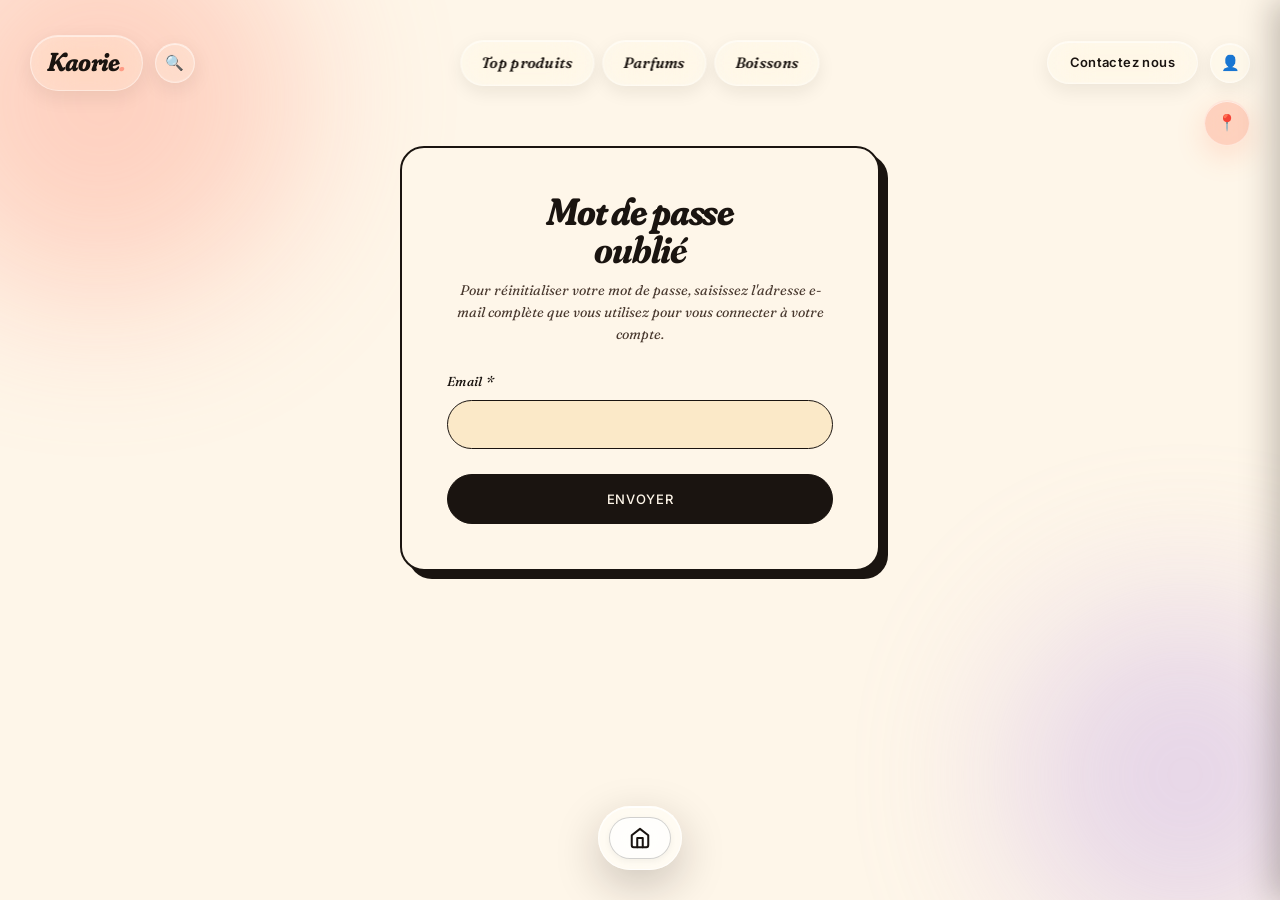
<file: mot-de-passe.html>
<!DOCTYPE html>
<html lang="fr">
<head>
    <meta charset="UTF-8">
    <meta name="version" content="2026-09-22-1626">
    <meta name="viewport" content="width=device-width, initial-scale=1.0">
    <title>Mot de passe oublié — Kaorie</title>
    <link rel="icon" href="images/logo.png?v=20260922">
    <!-- feuille:common -->
    <style data-feuille="common">

/* Les polices du site : Fraunces (les titres, en italique) et Inter (le texte).
   ⚠️ L'adresse d'une police variable liste d'abord ses axes, puis une valeur
   pour CHACUN d'eux. Fraunces en a quatre — opsz, wght, SOFT, WONK — plus
   l'italique ; l'ancienne adresse n'en donnait que deux (« 9..144,400 »), et
   Google répondait « 400 : mauvaise demande ». La police n'arrivait donc
   jamais : tout le site s'affichait avec la police de secours du système. */
@import url('https://fonts.googleapis.com/css2?family=Fraunces:ital,opsz,wght,SOFT,WONK@0,9..144,100..900,0..100,0..1;1,9..144,100..900,0..100,0..1&family=Inter:wght@300..700&display=swap');


/* ======================================================================
   1. VARIABLES & POLICES
   Palette de couleurs, ombres, transitions, radius
   =================================================================== */

:root {
    --cream:        #fef6e9;
    --cream-warm:   #fbe9c8;
    --cream-deep:   #f5dcae;
    --ink:          #1a1410;
    --ink-soft:     #4a3a30;

    --peach:        #ff9b85;
    --peach-dark:   #e87862;
    --citron:       #ffd84f;
    --citron-dark:  #f0b800;
    --forest:       #0a4f3c;
    --forest-light: #1e6b54;
    --lavender:     #c4a7e7;
    --lavender-dark:#9d7dc4;
    --orange:       #ff7849;
    --pink-soft:    #ffd3c8;

    --shadow-sm:    0 3px 12px rgba(26,20,16,0.08);
    --shadow-md:    0 10px 30px rgba(26,20,16,0.12);
    --shadow-lg:    0 25px 60px rgba(26,20,16,0.18);
    --shadow-pop:   0 0 0 3px var(--ink), 8px 8px 0 0 var(--ink);

    --transition:      0.45s cubic-bezier(0.34, 1.56, 0.64, 1);
    --transition-fast: 0.25s ease;

    --radius-sm: 12px;
    --radius-md: 24px;
    --radius-lg: 40px;
    --radius-pill: 100px;
}


/* ======================================================================
   2. RESET & BASE
   Reset universel + styles body, liens, boutons
   =================================================================== */

* { margin: 0; padding: 0; box-sizing: border-box; }

html { scroll-behavior: smooth; }

body {
    font-family: 'Inter', system-ui, sans-serif;
    background: var(--cream);
    color: var(--ink);
    min-height: 100vh;
    line-height: 1.6;
    -webkit-font-smoothing: antialiased;
    overflow-x: hidden;
    position: relative;
}

a { text-decoration: none; color: inherit; }
button { cursor: pointer; font-family: inherit; border: none; background: none; }
ul { list-style: none; }
img { max-width: 100%; display: block; }


/* ======================================================================
   3. TYPOGRAPHY
   Titres avec police Fraunces
   =================================================================== */

h1, h2, h3, h4 {
    font-family: 'Fraunces', serif;
    font-weight: 700;
    letter-spacing: -0.03em;
    line-height: 1;
    font-variation-settings: "opsz" 144, "SOFT" 50, "WONK" 0;
}

h1 em, h2 em { font-style: italic; font-variation-settings: "opsz" 144, "SOFT" 100, "WONK" 1; }


/* ======================================================================
   4. ANIMATIONS PARTAGÉES
   Keyframes utilisés sur plusieurs pages
   =================================================================== */

@keyframes fadeInUp { from { opacity: 0; transform: translateY(40px); } to { opacity: 1; transform: translateY(0); } }
@keyframes fadeIn { from { opacity: 0; } to { opacity: 1; } }
@keyframes slideInRight { from { transform: translateX(110%); opacity: 0; } to { transform: translateX(0); opacity: 1; } }
@keyframes float { 0%,100% { transform: translateY(0) rotate(0); } 50% { transform: translateY(-15px) rotate(5deg); } }
@keyframes spin { from { transform: rotate(0); } to { transform: rotate(360deg); } }
@keyframes marquee { from { transform: translateX(0); } to { transform: translateX(-50%); } }
@keyframes wiggle { 0%,100% { transform: rotate(-3deg); } 50% { transform: rotate(3deg); } }
@keyframes pulse { 0%,100% { transform: scale(1); } 50% { transform: scale(1.05); } }


/* ======================================================================
   5. LOADER D'INTRO
   Écran d'accueil au chargement (style Ciao Kombucha)
   =================================================================== */

.loader-screen {
    position: fixed;
    inset: 0;
    z-index: 9999;
    background: var(--peach);
    display: flex;
    flex-direction: column;
    align-items: center;
    justify-content: center;
    overflow: hidden;
    transition: transform 1s cubic-bezier(0.76, 0, 0.24, 1);
}

.loader-screen.hide {
    transform: translateY(-100%);
}

html.loader-skip .loader-screen { display: none !important; }

.loader-greeting {
    font-family: 'Fraunces', serif;
    font-style: italic;
    font-size: 16px;
    color: var(--ink);
    letter-spacing: 0.2em;
    text-transform: uppercase;
    margin-bottom: 15px;
    animation: fadeInUp 0.6s ease-out both;
}

.loader-logo {
    position: relative;
    display: inline-block;
    font-family: 'Fraunces', serif;
    font-style: italic;
    font-weight: 800;
    font-size: clamp(100px, 24vw, 320px);
    letter-spacing: -0.05em;
    line-height: 0.9;
    text-align: center;
    font-variation-settings: "opsz" 144, "SOFT" 100, "WONK" 1;

    color: rgba(26, 20, 16, 0.12);

    animation: fadeInUp 0.9s 0.15s cubic-bezier(0.34, 1.56, 0.64, 1) both;
}

.loader-logo::before {
    content: attr(data-text);
    position: absolute;
    left: 0;
    top: 0;
    width: var(--loader-progress, 0%);
    overflow: hidden;
    white-space: nowrap;
    color: var(--ink);

    font-family: inherit;
    font-style: inherit;
    font-weight: inherit;
    letter-spacing: inherit;
    line-height: inherit;
    font-variation-settings: inherit;

    transition: width 0.18s linear;
    pointer-events: none;
}

.loader-tagline {
    position: absolute;
    bottom: 50px;
    right: 50px;
    font-family: 'Fraunces', serif;
    font-style: italic;
    font-size: 14px;
    color: var(--ink);
    letter-spacing: 0.25em;
    text-transform: uppercase;
    text-align: right;
    line-height: 1.7;
    animation: fadeIn 0.6s 0.4s both;
}

.loader-sparkle {
    position: absolute;
    color: var(--ink);
    animation: spin 7s linear infinite;
}

.loader-sparkle.ls1 { top: 12%; right: 12%; font-size: 36px; }
.loader-sparkle.ls2 { top: 18%; left: 14%; font-size: 24px; animation-duration: 9s; }
.loader-sparkle.ls3 { bottom: 22%; right: 22%; font-size: 30px; animation-duration: 11s; }
.loader-sparkle.ls4 { top: 50%; right: 6%; font-size: 20px; animation-duration: 6s; }

html.loader-active, html.loader-active body { overflow: hidden; height: 100%; }


/* ======================================================================
   17. RESPONSIVE
   Adaptations pour tablettes et mobile
   =================================================================== */

@media (max-width: 700px) {
    .loader-counter { left: 25px; bottom: 25px; }
    .loader-tagline { right: 25px; bottom: 30px; font-size: 11px; }
    .loader-sparkle.ls1, .loader-sparkle.ls3 { font-size: 22px; }
}


/* ======================================================================
   6. SEARCH DROPDOWN
   Recherche progressive avec clip-path (effet liquid glass)
   =================================================================== */

.search-overlay {
    position: fixed;
    top: 42px;            
    left: 150px;          
    z-index: 90;          
    width: min(340px, calc(100vw - 540px));

    transform: translateX(-15px);
    opacity: 0;
    pointer-events: none;
    transition:
        transform 0.55s cubic-bezier(0.34, 1.56, 0.64, 1),
        opacity 0.3s ease;
}

.search-overlay.open {
    transform: translateX(0);
    opacity: 1;
    pointer-events: auto;
}

.search-input-wrap {
    position: relative;

    background: rgba(255, 255, 255, 0.22);
    backdrop-filter: blur(24px) saturate(200%);
    -webkit-backdrop-filter: blur(24px) saturate(200%);
    border-radius: 100px;
    border: 1px solid rgba(255, 255, 255, 0.4);
    box-shadow:
        inset 0 1px 0 rgba(255, 255, 255, 0.55),
        inset 0 -1px 0 rgba(255, 255, 255, 0.15),
        0 8px 24px rgba(26, 20, 16, 0.12);

    clip-path: inset(0 100% 0 0 round 100px);
    transition: clip-path 0.55s cubic-bezier(0.34, 1.56, 0.64, 1);
}

.search-overlay.open .search-input-wrap {
    clip-path: inset(0 0 0 0 round 100px);
}

.search-input {
    width: 100%;
    padding: 11px 26px 11px 50px;  
    font-size: 14px;
    font-family: 'Inter', sans-serif;
    background: transparent;
    border: none;
    color: var(--ink);
    border-radius: 100px;
    outline: none;
    text-shadow: 0 1px 0 rgba(255, 255, 255, 0.3);

    opacity: 0;
    transition: opacity 0.3s 0.35s;
}

.search-overlay.open .search-input {
    opacity: 1;
}

.search-input::placeholder {
    color: var(--ink-soft);
    font-style: italic;
    opacity: 0.7;
}

.search-results {
    margin-top: 10px;
    background: rgba(255, 255, 255, 0.28);
    backdrop-filter: blur(28px) saturate(200%);
    -webkit-backdrop-filter: blur(28px) saturate(200%);
    border-radius: 24px;
    border: 1px solid rgba(255, 255, 255, 0.4);
    box-shadow:
        inset 0 1px 0 rgba(255, 255, 255, 0.5),
        0 12px 35px rgba(26, 20, 16, 0.15);
    overflow: hidden;
    max-height: 60vh;
    overflow-y: auto;

    opacity: 0;
    transform: translateY(-8px);
    transition: opacity 0.3s 0.4s, transform 0.3s 0.4s;
}

.search-results:empty {
    display: none;
}

.search-overlay.open .search-results:not(:empty) {
    opacity: 1;
    transform: translateY(0);
}

.search-results:empty {
    display: none;
}

.search-count {
    padding: 12px 24px 8px;
    font-family: 'Fraunces', serif;
    font-style: italic;
    font-size: 11px;
    color: var(--ink-soft);
    letter-spacing: 0.1em;
    text-transform: uppercase;
    border-bottom: 1px solid rgba(0, 0, 0, 0.05);
}

.search-count em {
    color: var(--peach-dark);
    font-weight: 600;
    font-style: italic;
}

.search-result-item {
    display: block;
    padding: 13px 24px;
    border-bottom: 1px solid rgba(0, 0, 0, 0.05);
    color: var(--ink);
    text-decoration: none;
    transition: all 0.2s ease;
    animation: fadeInDown 0.3s ease-out both;
}

@keyframes fadeInDown {
    from { opacity: 0; transform: translateY(-8px); }
    to   { opacity: 1; transform: translateY(0); }
}

.search-result-item:last-child { border-bottom: none; }

.search-result-item:hover {
    background: rgba(255, 155, 133, 0.18);
    padding-left: 32px;
}

.search-result-item .name {
    font-family: 'Fraunces', serif;
    font-style: italic;
    font-weight: 600;
    font-size: 17px;
    color: var(--ink);
    line-height: 1.2;
}

.search-result-item .meta {
    display: block;
    font-family: 'Inter', sans-serif;
    font-style: normal;
    font-size: 11px;
    color: var(--ink-soft);
    text-transform: uppercase;
    letter-spacing: 0.12em;
    margin-top: 3px;
}

.search-no-results {
    padding: 30px 24px;
    text-align: center;
    font-family: 'Fraunces', serif;
    font-style: italic;
    font-size: 14px;
    color: var(--ink-soft);
    line-height: 1.6;
}

@media (max-width: 600px) {
    .search-overlay {
        width: calc(100vw - 30px);
        top: 75px;
    }
}


/* ======================================================================
   7. MENU BURGER OVERLAY
   Panneau de navigation alternative
   =================================================================== */

.menu-panel {
    position: fixed;
    inset: 0;
    z-index: 500;
    display: flex;
    flex-direction: column;
    align-items: center;
    justify-content: center;

    background: rgba(254, 246, 233, 0.7);
    backdrop-filter: blur(30px) saturate(180%);
    -webkit-backdrop-filter: blur(30px) saturate(180%);

    opacity: 0;
    pointer-events: none;
    transition: opacity 0.5s cubic-bezier(0.4, 0, 0.2, 1);
}

.menu-panel.open {
    opacity: 1;
    pointer-events: auto;
}

.menu-close {
    position: absolute;
    top: 30px;
    right: 40px;
    width: 48px;
    height: 48px;
    border-radius: 50%;
    background: rgba(255, 255, 255, 0.25);
    backdrop-filter: blur(20px) saturate(180%);
    -webkit-backdrop-filter: blur(20px) saturate(180%);
    border: 1px solid rgba(255, 255, 255, 0.4);
    box-shadow:
        inset 0 1px 0 rgba(255, 255, 255, 0.5),
        0 6px 20px rgba(26, 20, 16, 0.1);
    font-size: 22px;
    color: var(--ink);
    cursor: pointer;
    transition: all var(--transition);
}

.menu-close:hover {
    background: var(--peach);
    transform: rotate(90deg) scale(1.1);
}

.menu-nav {
    display: flex;
    flex-direction: column;
    gap: 8px;
    text-align: center;
}

.menu-nav a {
    font-family: 'Fraunces', serif;
    font-style: italic;
    font-weight: 700;
    font-size: clamp(36px, 6vw, 78px);
    color: var(--ink);
    letter-spacing: -0.03em;
    font-variation-settings: "opsz" 144, "SOFT" 100, "WONK" 1;
    line-height: 1.1;
    padding: 4px 16px;
    position: relative;
    transition: color 0.3s, transform 0.4s cubic-bezier(0.34, 1.56, 0.64, 1);

    opacity: 0;
    transform: translateY(40px);
}

.menu-panel.open .menu-nav a {
    opacity: 1;
    transform: translateY(0);
    transition: opacity 0.6s, transform 0.7s cubic-bezier(0.34, 1.56, 0.64, 1), color 0.3s;
}

.menu-panel.open .menu-nav a:nth-child(1) { transition-delay: 0.15s; }
.menu-panel.open .menu-nav a:nth-child(2) { transition-delay: 0.22s; }
.menu-panel.open .menu-nav a:nth-child(3) { transition-delay: 0.29s; }
.menu-panel.open .menu-nav a:nth-child(4) { transition-delay: 0.36s; }
.menu-panel.open .menu-nav a:nth-child(5) { transition-delay: 0.43s; }
.menu-panel.open .menu-nav a:nth-child(6) { transition-delay: 0.50s; }
.menu-panel.open .menu-nav a:nth-child(7) { transition-delay: 0.57s; }

.menu-nav a:hover {
    color: var(--peach-dark);
    transform: translateY(-3px) rotate(-1deg) !important;
}

.menu-panel .menu-sparkle {
    position: absolute;
    color: var(--ink);
    animation: spin 8s linear infinite;
    opacity: 0.5;
}
.menu-panel .menu-sparkle.ms1 { top: 15%; left: 12%; font-size: 30px; }
.menu-panel .menu-sparkle.ms2 { bottom: 18%; right: 15%; font-size: 24px; animation-duration: 10s; }
.menu-panel .menu-sparkle.ms3 { top: 25%; right: 18%; font-size: 20px; animation-duration: 12s; }

html.menu-open, html.menu-open body { overflow: hidden; }

.icon-btn.menu-toggle.active { background: var(--peach); }

.icon-btn#music-toggle.playing,
#music-toggle.playing {
    background: rgba(255, 155, 133, 0.6);
    border-color: rgba(255, 255, 255, 0.55);
    color: var(--ink);
    animation: pulse 1.5s ease-in-out infinite;
    box-shadow:
        inset 0 1px 0 rgba(255, 255, 255, 0.6),
        0 0 0 0 rgba(255, 155, 133, 0.7),
        0 6px 20px rgba(255, 120, 73, 0.25);
}

#music-toggle.playing::before {
    content: "";
    position: absolute;
    inset: -1px;
    border-radius: 50%;
    border: 2px solid var(--peach);
    animation: pulse-ring 1.8s cubic-bezier(0.4, 0, 0.2, 1) infinite;
    pointer-events: none;
}

@keyframes pulse-ring {
    0%   { transform: scale(1);   opacity: 0.8; }
    100% { transform: scale(1.6); opacity: 0; }
}


/* ======================================================================
   8. HEADER (sticky)
   Barre de navigation principale collée en haut
   =================================================================== */

.header {
    position: sticky;
    top: 15px;
    z-index: 100;
    display: flex;
    align-items: center;
    justify-content: space-between;
    padding: 20px 30px;

    background: transparent;
    border: none;
    box-shadow: none;
    backdrop-filter: none;
    -webkit-backdrop-filter: none;

    animation: fadeIn 0.6s ease-out both;
}

.header-left { display: flex; align-items: center; gap: 12px; }

.logo {
    font-family: 'Fraunces', serif;
    font-size: 26px;
    font-weight: 700;
    letter-spacing: -0.03em;
    color: var(--ink);
    font-style: italic;
    font-variation-settings: "opsz" 144, "SOFT" 100, "WONK" 1;
    padding: 6px 16px;
    border-radius: 100px;

    background: rgba(255, 255, 255, 0.22);
    backdrop-filter: blur(20px) saturate(180%);
    -webkit-backdrop-filter: blur(20px) saturate(180%);
    border: 1px solid rgba(255, 255, 255, 0.4);
    box-shadow:
        inset 0 1px 0 rgba(255, 255, 255, 0.5),
        0 6px 20px rgba(26, 20, 16, 0.08);

    transition: all var(--transition);
}

.logo:hover {
    transform: rotate(-3deg) scale(1.05);
    background: rgba(255, 255, 255, 0.32);
}

.logo span { color: var(--peach); }

.search-icon, .icon-btn {
    position: relative;
    width: 40px;
    height: 40px;
    border-radius: 50%;
    display: flex;
    align-items: center;
    justify-content: center;
    font-size: 15px;
    color: var(--ink);

    background: rgba(255, 255, 255, 0.22);
    backdrop-filter: blur(20px) saturate(180%);
    -webkit-backdrop-filter: blur(20px) saturate(180%);
    border: 1px solid rgba(255, 255, 255, 0.4);
    box-shadow:
        inset 0 1px 0 rgba(255, 255, 255, 0.55),
        inset 0 -1px 0 rgba(255, 255, 255, 0.15),
        0 6px 20px rgba(26, 20, 16, 0.08);

    transition: all var(--transition);
}

.search-icon:hover, .icon-btn:hover {
    background: rgba(255, 255, 255, 0.35);
    border-color: rgba(255, 255, 255, 0.6);
    transform: translateY(-2px) scale(1.05);
    box-shadow:
        inset 0 1px 0 rgba(255, 255, 255, 0.7),
        0 10px 30px rgba(26, 20, 16, 0.12);
}

.header-center {
    position: absolute;
    left: 50%;
    top: 50%;
    transform: translate(-50%, -50%);
    display: flex;
    align-items: center;
    gap: 8px;
    z-index: 1;
}

.header-center a {
    padding: 10px 20px;
    border-radius: 100px;
    font-family: 'Fraunces', serif;
    font-style: italic;
    font-size: 15px;
    font-weight: 600;
    letter-spacing: 0.02em;
    color: var(--ink);
    white-space: nowrap;

    background: rgba(255, 255, 255, 0.22);
    backdrop-filter: blur(20px) saturate(180%);
    -webkit-backdrop-filter: blur(20px) saturate(180%);
    border: 1px solid rgba(255, 255, 255, 0.4);
    box-shadow:
        inset 0 1px 0 rgba(255, 255, 255, 0.55),
        inset 0 -1px 0 rgba(255, 255, 255, 0.15),
        0 6px 18px rgba(26, 20, 16, 0.08);

    transition: all var(--transition);
}

.header-center a:hover {
    background: var(--peach);
    border-color: rgba(255, 255, 255, 0.7);
    transform: translateY(-2px);
    box-shadow:
        inset 0 1px 0 rgba(255, 255, 255, 0.7),
        0 10px 25px rgba(255, 120, 73, 0.25);
}

@media (max-width: 900px) {
    .header-center { display: none; }
}

.header-right { display: flex; align-items: center; gap: 12px; }

.contact-btn {
    padding: 10px 22px;
    border-radius: var(--radius-pill);
    color: var(--ink);
    font-size: 13px;
    font-weight: 600;
    letter-spacing: 0.03em;

    background: rgba(255, 255, 255, 0.22);
    backdrop-filter: blur(20px) saturate(180%);
    -webkit-backdrop-filter: blur(20px) saturate(180%);
    border: 1px solid rgba(255, 255, 255, 0.4);
    box-shadow:
        inset 0 1px 0 rgba(255, 255, 255, 0.55),
        inset 0 -1px 0 rgba(255, 255, 255, 0.15),
        0 6px 20px rgba(26, 20, 16, 0.08);

    transition: all var(--transition);
}

.contact-btn:hover {
    
    background: radial-gradient(circle at 30% 30%, rgba(255, 155, 133, 0.85) 0%, rgba(255, 120, 73, 0.6) 100%);
    border-color: rgba(255, 255, 255, 0.6);
    transform: translateY(-2px) scale(1.02);
    box-shadow:
        inset 0 1px 0 rgba(255, 255, 255, 0.7),
        0 10px 30px rgba(255, 120, 73, 0.25);
}


/* ======================================================================
   10. ICÔNE LOCALISATION
   Bouton 📍 fixed avec pulse-ring décoratif
   =================================================================== */

.location-icon {
    position: fixed;
    right: 30px;
    top: 100px;
    z-index: 99;
    width: 46px;
    height: 46px;
    border-radius: 50%;
    color: var(--ink);
    display: flex;
    align-items: center;
    justify-content: center;

    background: rgba(255, 155, 133, 0.4);
    backdrop-filter: blur(24px) saturate(200%);
    -webkit-backdrop-filter: blur(24px) saturate(200%);
    border: 1px solid rgba(255, 255, 255, 0.45);
    box-shadow:
        inset 0 1px 0 rgba(255, 255, 255, 0.6),
        0 10px 30px rgba(255, 120, 73, 0.2);

    transition: all var(--transition);
    animation: float 4s ease-in-out infinite;
}

.location-icon:hover {
    transform: scale(1.15) rotate(-10deg);
    background: rgba(255, 216, 79, 0.5); 
}


/* ======================================================================
   9. MAIN (layout)
   Conteneur principal et utilitaires de mise en page
   =================================================================== */

.main {
    padding: 50px 40px 140px;
    min-height: calc(100vh - 130px);
    position: relative;
}

.page-title {
    text-align: center;
    font-size: clamp(60px, 10vw, 130px);
    margin-bottom: 50px;
    letter-spacing: -0.04em;
    animation: fadeInUp 0.8s cubic-bezier(0.4, 0, 0.2, 1) both;
}

.page-title em { color: var(--peach); }

.cart-backdrop {
    position: fixed;
    inset: 0;
    background: rgba(26, 20, 16, 0.4);
    backdrop-filter: blur(4px);
    -webkit-backdrop-filter: blur(4px);
    z-index: 90;
    opacity: 0;
    pointer-events: none;
    transition: opacity 0.4s ease;
}
.cart-backdrop.open {
    opacity: 1;
    pointer-events: auto;
}


/* ======================================================================
   11. DRAWER PANIER
   Panneau glissant depuis la droite (Léa)
   =================================================================== */

.cart-drawer {
    position: fixed;
    top: 0;
    right: 0;
    width: 420px;
    max-width: 92vw;
    height: 100vh;
    background: var(--cream);
    border-left: 2px solid var(--ink);
    box-shadow: -8px 0 30px rgba(26, 20, 16, 0.25);
    padding: 60px 30px 30px;
    display: flex;
    flex-direction: column;
    z-index: 100;
    transform: translateX(100%);
    transition: transform 0.5s cubic-bezier(0.34, 1.56, 0.64, 1);
}
.cart-drawer.open {
    transform: translateX(0);
}

.cart-drawer-close {
    position: absolute;
    top: 18px;
    right: 18px;
    width: 38px;
    height: 38px;
    border-radius: 50%;
    border: 1.5px solid var(--ink);
    background: var(--cream);
    color: var(--ink);
    font-size: 22px;
    line-height: 1;
    cursor: pointer;
    transition: all var(--transition-fast);
    z-index: 2;
    display: flex;
    align-items: center;
    justify-content: center;
}
.cart-drawer-close:hover {
    background: var(--peach);
    transform: rotate(90deg);
}

.cart-clear-btn {
    width: 100%;
    margin-top: 10px;
    padding: 10px;
    background: transparent;
    color: var(--ink-soft);
    border: 1.5px solid var(--ink-soft);
    border-radius: var(--radius-pill);
    font-family: 'Fraunces', serif;
    font-style: italic;
    font-size: 12px;
    cursor: pointer;
    transition: all var(--transition-fast);
}
.cart-clear-btn:hover {
    background: var(--ink);
    color: var(--cream);
    border-color: var(--ink);
}

.cart-drawer .cart-items {
    flex: 1;
    overflow-y: auto;
}

/* La contenance d'une ligne du panier (« 50 ml », « 1 L »). C'est elle qui
   distingue deux lignes du même produit : discrète, mais toujours lue. */
.cart-item-size {
    display: block;
    font: 11px/1.5 'Inter', sans-serif;
    letter-spacing: 0.04em;
    color: color-mix(in srgb, var(--ink) 62%, transparent);
    margin-top: 2px;
}

.cart-item-engraving {
    display: inline-flex;
    align-items: center;
    gap: 6px;
    margin-top: 4px;
    font-family: 'Fraunces', serif;
    font-style: italic;
    font-size: 12px;
    color: var(--peach-dark);
    letter-spacing: 0.02em;
}
.cart-item-engraving::before {
    content: "✦";
    font-size: 11px;
    color: var(--peach-dark);
}


/* ======================================================================
   12. MODAL DE GRAVURE
   Personnalisation des flacons (Mathis)
   =================================================================== */

.engraving-modal {
    position: fixed;
    top: 50%;
    left: 50%;
    transform: translate(-50%, -50%) scale(0.9);
    width: 460px;
    max-width: 92vw;
    background: var(--cream);
    border: 2px solid var(--ink);
    border-radius: var(--radius-md);
    box-shadow: 8px 8px 0 0 var(--ink);
    padding: 50px 36px 36px;
    z-index: 110;
    opacity: 0;
    pointer-events: none;
    transition: all 0.5s cubic-bezier(0.34, 1.56, 0.64, 1);
}
.engraving-modal.open {
    opacity: 1;
    pointer-events: auto;
    transform: translate(-50%, -50%) scale(1);
}

.engraving-modal .modal-close {
    position: absolute;
    top: 14px;
    right: 14px;
    width: 38px;
    height: 38px;
    border-radius: 50%;
    border: 1.5px solid var(--ink);
    background: var(--cream);
    color: var(--ink);
    font-size: 22px;
    line-height: 1;
    cursor: pointer;
    transition: all var(--transition-fast);
    display: flex;
    align-items: center;
    justify-content: center;
}
.engraving-modal .modal-close:hover {
    background: var(--peach);
    transform: rotate(90deg);
}

.engraving-modal h3 {
    font-family: 'Fraunces', serif;
    font-style: italic;
    font-size: 26px;
    font-weight: 700;
    color: var(--ink);
    text-align: center;
    margin-bottom: 8px;
    font-variation-settings: "opsz" 144, "SOFT" 100, "WONK" 1;
}

.engraving-modal .modal-desc {
    font-family: 'Fraunces', serif;
    font-style: italic;
    font-size: 13px;
    color: var(--ink-soft);
    text-align: center;
    margin-bottom: 28px;
    line-height: 1.5;
}

.engraving-preview {
    background: linear-gradient(135deg, #f5e9d0 0%, #ffe6b8 100%);
    border: 1.5px solid var(--ink);
    border-radius: var(--radius-sm);
    padding: 24px 16px;
    text-align: center;
    margin-bottom: 22px;
    min-height: 80px;
    display: flex;
    align-items: center;
    justify-content: center;
    box-shadow: inset 0 2px 8px rgba(26, 20, 16, 0.08);
    position: relative;
    overflow: hidden;
}

.engraving-preview::before {
    content: "✦";
    position: absolute;
    top: 10px;
    left: 14px;
    font-size: 12px;
    color: var(--peach-dark);
    opacity: 0.5;
}
.engraving-preview::after {
    content: "✦";
    position: absolute;
    bottom: 10px;
    right: 14px;
    font-size: 12px;
    color: var(--peach-dark);
    opacity: 0.5;
}

.engraving-preview-text {
    font-family: 'Fraunces', serif;
    font-style: italic;
    font-size: 26px;
    font-weight: 600;
    color: var(--ink);
    letter-spacing: 0.04em;
    
    text-shadow:
        0 1px 0 rgba(255, 255, 255, 0.5),
        0 -1px 1px rgba(26, 20, 16, 0.25);
    font-variation-settings: "opsz" 144, "SOFT" 50, "WONK" 1;
    transition: opacity 0.3s ease;
}

.engraving-preview-text.placeholder {
    opacity: 0.35;
    font-style: italic;
}

.engraving-input-wrap {
    position: relative;
    margin-bottom: 24px;
}

.engraving-input {
    width: 100%;
    padding: 14px 60px 14px 18px;
    background: var(--cream-warm);
    border: 1.5px solid var(--ink);
    border-radius: var(--radius-pill);
    font-family: 'Fraunces', serif;
    font-style: italic;
    font-size: 16px;
    color: var(--ink);
    outline: none;
    transition: all var(--transition-fast);
}
.engraving-input::placeholder {
    color: var(--ink-soft);
    opacity: 0.5;
}
.engraving-input:focus {
    border-color: var(--peach-dark);
    box-shadow: 0 0 0 3px rgba(255, 155, 133, 0.2);
}

.engraving-input-wrap .char-count {
    position: absolute;
    top: 50%;
    right: 18px;
    transform: translateY(-50%);
    font-family: 'Fraunces', serif;
    font-style: italic;
    font-size: 12px;
    color: var(--ink-soft);
    pointer-events: none;
}

.engraving-modal .modal-confirm {
    width: 100%;
    padding: 16px;
    
    background: linear-gradient(135deg, #1a1410 0%, #2a221c 100%);
    color: var(--cream);
    border: 1.5px solid var(--ink);
    border-radius: var(--radius-pill);
    font-family: 'Fraunces', serif;
    font-style: italic;
    font-size: 14px;
    font-weight: 600;
    letter-spacing: 0.04em;
    cursor: pointer;
    transition: all var(--transition);
}
.engraving-modal .modal-confirm:hover {
    
    background: radial-gradient(circle at 50% 50%, var(--peach) 0%, #ff9b85 100%);
    color: var(--ink);
    transform: translate(-2px, -2px);
    box-shadow: 4px 4px 0 0 var(--ink);
}
.engraving-modal .modal-confirm:disabled {
    opacity: 0.5;
    cursor: not-allowed;
    transform: none;
    box-shadow: none;
}


/* ======================================================================
   13. BANDEAU COOKIES
   Apparition 1s + flou si refus (SAE 203 obligatoire)
   =================================================================== */

.cookie-banner {
    position: fixed;
    bottom: 0;
    left: 0;
    right: 0;
    background: linear-gradient(180deg, rgba(254, 246, 233, 0.97) 0%, var(--cream) 100%);
    border-top: 2px solid var(--ink);
    box-shadow: 0 -8px 30px rgba(26, 20, 16, 0.15);
    padding: 24px 36px;
    z-index: 200;
    transform: translateY(100%);
    transition: transform 0.5s cubic-bezier(0.34, 1.56, 0.64, 1);
    display: flex;
    align-items: center;
    justify-content: space-between;
    gap: 30px;
    flex-wrap: wrap;
}
.cookie-banner.show {
    transform: translateY(0);
}

.cookie-text {
    font-family: 'Fraunces', serif;
    font-style: italic;
    font-size: 15px;
    color: var(--ink);
    line-height: 1.5;
    flex: 1;
    min-width: 280px;
}
.cookie-text strong {
    font-weight: 700;
    color: var(--peach-dark);
    font-style: normal;
}

.cookie-options {
    display: flex;
    gap: 18px;
    align-items: center;
}

.cookie-option {
    display: flex;
    align-items: center;
    gap: 10px;
    cursor: pointer;
    padding: 10px 18px;
    border-radius: 50px;
    border: 1.5px solid var(--ink);
    background: var(--cream);
    font-family: 'Fraunces', serif;
    font-style: italic;
    font-size: 14px;
    transition: all var(--transition-fast);
    user-select: none;
}
.cookie-option:hover {
    background: var(--peach);
    transform: translate(-2px, -2px);
    box-shadow: 3px 3px 0 0 var(--ink);
}
.cookie-option input[type="checkbox"] {
    width: 18px;
    height: 18px;
    accent-color: var(--peach-dark);
    cursor: pointer;
}

/* Le floutage qui suivait un refus des cookies a été retiré le 22/09/2026.
   Refuser rendait le site inutilisable — tout flou, plus rien de cliquable,
   et aucun moyen de revenir en arrière. Un refus coupe maintenant le suivi
   des clics (la seule chose que le site enregistrait) et rien d'autre. */


/* ======================================================================
   14. ANIMATION CLIC BOUTON
   btn-pop : agrandissement progressif au clic (SAE 203 point e)
   =================================================================== */

@keyframes btn-pop {
    0%   { transform: scale(1); }
    50%  { transform: scale(1.12); }
    100% { transform: scale(1); }
}
.btn-clicked {
    animation: btn-pop 0.4s cubic-bezier(0.34, 1.56, 0.64, 1);
}

@keyframes btn-pop-centered {
    0%   { transform: translateX(-50%) scale(1); }
    50%  { transform: translateX(-50%) scale(1.12); }
    100% { transform: translateX(-50%) scale(1); }
}
.btn-clicked-centered {
    animation: btn-pop-centered 0.4s cubic-bezier(0.34, 1.56, 0.64, 1);
}


/* ======================================================================
   15. FOOTER NAV
   Barre flottante en bas avec icônes principales
   =================================================================== */

.footer-nav {
    position: fixed;
    bottom: 30px;
    
    left: 0;
    right: 0;
    margin: 0 auto;
    width: fit-content;
    display: flex;
    gap: 10px;
    padding: 10px;
    border-radius: 50px;
    z-index: 60;

    background: rgba(255, 255, 255, 0.55);
    backdrop-filter: blur(28px) saturate(200%);
    -webkit-backdrop-filter: blur(28px) saturate(200%);
    border: 1.5px solid rgba(255, 255, 255, 0.75);
    box-shadow:
        inset 0 1px 0 rgba(255, 255, 255, 0.9),
        0 15px 45px rgba(26, 20, 16, 0.22);

    animation: fadeInUp 0.6s 0.3s cubic-bezier(0.4, 0, 0.2, 1) both;
}

.footer-nav .icon-btn {
    width: 62px;
    height: 42px;
    border-radius: 30px;
    background: rgba(255, 255, 255, 0.55);
    backdrop-filter: blur(10px);
    border: 1.5px solid rgba(0, 0, 0, 0.18);
    box-shadow:
        inset 0 1px 0 rgba(255, 255, 255, 0.85),
        0 2px 6px rgba(26, 20, 16, 0.05);
    color: var(--ink);
    transition: all var(--transition);
}

.footer-nav .icon-btn:hover {
    background: var(--peach);
    border-color: var(--ink);
    color: var(--ink);
    transform: translateY(-3px);
    box-shadow:
        inset 0 1px 0 rgba(255, 255, 255, 0.5),
        0 8px 22px rgba(255, 120, 73, 0.3);
}

.footer-nav .icon-btn svg {
    width: 22px;
    height: 22px;
    stroke: currentColor;
    stroke-width: 2.2;
    fill: none;
    stroke-linecap: round;
    stroke-linejoin: round;
}


/* ======================================================================
   16. BLOBS DÉCORATIFS
   Cercles colorés flottants en fond
   =================================================================== */

.blob {
    position: fixed;
    border-radius: 50%;
    filter: blur(80px);
    opacity: 0.4;
    z-index: 0;
    pointer-events: none;
}

.blob.b1 { width: 400px; height: 400px; background: var(--peach); top: -100px; left: -100px; animation: float 12s ease-in-out infinite; }
.blob.b2 { width: 350px; height: 350px; background: var(--lavender); bottom: -50px; right: -80px; animation: float 15s ease-in-out infinite reverse; }
.blob.b3 { width: 250px; height: 250px; background: var(--citron); top: 50%; left: 50%; animation: float 10s ease-in-out infinite; }

@media (max-width: 1100px) {
    .products-grid { grid-template-columns: repeat(2, 1fr); }
    .product-detail-wrap { padding: 20px 10px; }
    .product-description-box {
        position: relative;
        left: auto;
        bottom: auto;
        transform: none;
        margin-top: 30px;
    }
    .cart-sidebar {
        position: relative;
        right: auto;
        top: auto;
        width: 100%;
        max-width: 480px;
        margin: 30px auto;
    }
}

@media (max-width: 700px) {
    .marquee-track span { font-size: 12px; padding: 0 15px; }
    .header { padding: 15px 20px; top: 32px; }
    .header-center { display: none; }
    .contact-btn { display: none; }
    .location-icon { top: auto; bottom: 100px; right: 20px; }
    .main { padding: 30px 20px 140px; }
    .page-title { font-size: 50px; margin-bottom: 30px; }
    .hero { height: 65vh; }
    .products-grid { grid-template-columns: 1fr; gap: 20px; }
    .product-detail-carousel { gap: 15px; }
    .product-detail-img { width: 240px; }
    .arrow-nav { width: 50px; height: 50px; }
    .form-container { padding: 30px 25px; }
}

/* ======================================================================
   IMAGES DES PRODUITS
   Une seule définition pour tout le site : la classe du produit
   (`parfum-1`, `boisson-3`…) porte son image, où qu'elle soit posée —
   vignette du catalogue, miniature d'une fiche, ligne du panier.
   C'est ici, dans la feuille chargée par TOUTES les pages, parce que le
   panier ne charge pas catalog.css : ses vignettes restaient vides.
   Les couleurs de fond, elles, restent propres à chaque page.
   =================================================================== */
.parfum-1, .parfum-2, .parfum-3, .parfum-4,
.boisson-1, .boisson-2, .boisson-3, .boisson-4 {
    background-size: contain;
    background-position: center;
    background-repeat: no-repeat;
}
.parfum-1  { background-image: url('images/parfum-blanc-cut.png?v=20260922'); }
.parfum-2  { background-image: url('images/parfum-jaune-cut.png?v=20260922'); }
.parfum-3  { background-image: url('images/parfum-noir-cut.png?v=20260922'); }
.parfum-4  { background-image: url('images/parfum-bleu-cut.png?v=20260922'); }
.boisson-1 { background-image: url('images/boisson-gingembre-cut.png?v=20260922'); }
.boisson-2 { background-image: url('images/boisson-menthe-cut.png?v=20260922'); }
.boisson-3 { background-image: url('images/boisson-citron-cut.png?v=20260922'); }
.boisson-4 { background-image: url('images/boisson-framboise-cut.png?v=20260922'); }


/* ======================================================================
   BOUTON DU MENU (petits écrans)
   La navigation du haut (.header-center) disparaît sous 700 px ; sans ce
   bouton, le panneau de menu existait dans la page mais rien ne pouvait
   l'ouvrir — impossible d'aller aux Parfums ou aux Boissons au téléphone.
   =================================================================== */
.menu-toggle { display: none; }
@media (max-width: 700px) {
    .menu-toggle { display: inline-flex; align-items: center; justify-content: center; font-size: 18px; }
}

/* ======================================================================
   SI LE VISITEUR A DEMANDÉ MOINS D'ANIMATIONS
   (Réglages système → Accessibilité → Réduire les animations)
   Vingt et un éléments du site arrivent par une animation en `both` :
   ils commencent donc invisibles et ne deviennent visibles qu'une fois
   l'animation jouée. Si quelque chose empêche cette animation, la page
   paraît vide. Ici on coupe le mouvement mais on garde tout visible.
   =================================================================== */
@media (prefers-reduced-motion: reduce) {
    *, *::before, *::after {
        animation-duration: 0.01ms !important;
        animation-iteration-count: 1 !important;
        animation-delay: 0ms !important;
        transition-duration: 0.01ms !important;
        scroll-behavior: auto !important;
    }
}

/* ======================================================================
   TÉMOIN DE FIN DE FICHIER
   Dernière règle de la feuille : elle pose une variable. Le petit script
   en tête de chaque page vérifie que la variable est là ; si elle manque,
   c'est que le navigateur n'a pas la feuille en entier, et il la recharge.
   Ne rien écrire après cette règle.
   =================================================================== */
:root { --feuille-common: ok; }

    </style>
    <!-- /feuille:common -->
    <!-- feuille:forms -->
    <style data-feuille="forms">


/* ======================================================================
   1. CONTENEUR FORMULAIRE
   Boîte cream avec bordure ink et ombre 8px
   =================================================================== */

.form-container {
    background: var(--cream);
    border-radius: var(--radius-md);
    border: 2px solid var(--ink);
    box-shadow: 8px 8px 0 0 var(--ink);
    padding: 45px;
    width: 100%;
    max-width: 480px;
    margin: 0 auto;
    animation: fadeInUp 0.7s cubic-bezier(0.34, 1.56, 0.64, 1) both;
}

.form-container h2 {
    text-align: center;
    margin-bottom: 10px;
    font-size: 38px;
    font-style: italic;
}

.form-container .subtitle {
    text-align: center;
    font-family: 'Fraunces', serif;
    font-style: italic;
    font-size: 14px;
    color: var(--ink-soft);
    margin-bottom: 25px;
    line-height: 1.6;
}

.form-group { margin-bottom: 20px; }

.form-group label {
    display: block;
    margin-bottom: 8px;
    font-family: 'Fraunces', serif;
    font-style: italic;
    font-size: 13px;
    font-weight: 500;
    color: var(--ink);
    letter-spacing: 0.02em;
}

.form-group input,
.form-group textarea {
    width: 100%;
    padding: 14px 18px;
    border: 1.5px solid var(--ink);
    border-radius: var(--radius-pill);
    font-size: 15px;
    font-family: inherit;
    background: var(--cream-warm);
    transition: all var(--transition-fast);
}

.form-group textarea {
    border-radius: var(--radius-sm);
    resize: vertical;
    min-height: 100px;
}

.form-group input:focus, .form-group textarea:focus {
    outline: none;
    background: var(--cream);
    box-shadow: 0 0 0 3px var(--peach);
}

.form-submit {
    display: block;
    width: 100%;
    margin-top: 25px;
    padding: 16px;
    background: var(--ink);
    color: var(--cream);
    border: 1.5px solid var(--ink);
    border-radius: var(--radius-pill);
    font-size: 13px;
    font-weight: 500;
    letter-spacing: 0.05em;
    text-transform: uppercase;
    transition: all var(--transition);
}

.form-submit:hover {
    background: var(--peach);
    color: var(--ink);
    transform: translate(-2px, -2px);
    box-shadow: 4px 4px 0 0 var(--ink);
}


/* ======================================================================
   5. LIENS DE FORMULAIRE
   Liens 'Mot de passe oublié' / 'Créer un compte'
   =================================================================== */

.form-links {
    text-align: center;
    margin-top: 22px;
    display: flex;
    flex-direction: column;
    gap: 10px;
}

.form-links a {
    font-family: 'Fraunces', serif;
    font-style: italic;
    font-size: 14px;
    color: var(--ink-soft);
    transition: color var(--transition-fast);
}

.form-links a:hover { color: var(--peach-dark); }


/* ======================================================================
   TÉMOIN DE FIN DE FICHIER
   Dernière règle de la feuille : elle pose une variable. Le petit script
   en tête de chaque page vérifie que la variable est là ; si elle manque,
   c'est que le navigateur n'a pas la feuille en entier, et il la recharge.
   Ne rien écrire après cette règle.
   =================================================================== */
:root { --feuille-forms: ok; }

    </style>
    <!-- /feuille:forms -->
    <script>
        /* ==============================================================
           CONTRÔLE DE LA PAGE
           Les feuilles de style sont écrites dans la page (voir
           outils/inclure_css.py) et chacune finit par un témoin
           `--feuille-<nom>`. Si un témoin manque, c'est que le navigateur
           n'affiche pas la page telle qu'elle est sur le serveur : il
           ressert une vieille copie gardée en mémoire. On le corrige en
           deux temps :
             1. une fois par visite, on recharge la page sous une adresse
                que son cache ne connaît pas (?frais=…), ce qui l'oblige à
                la redemander au serveur ;
             2. si ça ne suffit pas, on affiche un état des lieux — et
                ?diag=1 l'affiche à la demande.
           ============================================================== */
        (function () {
            var CLEF = 'kaorie-fraicheur', journal = [], reparees = {};
            function temoin(nom) { return getComputedStyle(document.documentElement).getPropertyValue('--feuille-' + nom).trim(); }
            function feuilles() {
                return [].map.call(document.querySelectorAll('style[data-feuille], link[rel="stylesheet"][href*="css/"]'), function (e) {
                    return e.getAttribute('data-feuille') || e.getAttribute('href').split('/').pop().split('.')[0];
                }).filter(function (n) { return n.indexOf('-repare') < 0; });
            }
            function manquantes() { return feuilles().filter(function (n) { return temoin(n) !== 'ok'; }); }

            function redemanderLaPage() {
                var deja = sessionStorage.getItem(CLEF);
                if (deja) { journal.push('page déjà redemandée à ' + deja + ' : le cache résiste'); return false; }
                sessionStorage.setItem(CLEF, new Date().toLocaleTimeString());
                var p = new URLSearchParams(location.search);
                p.set('frais', Date.now());
                location.replace(location.pathname + '?' + p.toString() + location.hash);
                return true;
            }

            function redemanderLaFeuille(nom) {
                reparees[nom] = true;
                var adresse = 'css/' + nom + '.css?r=' + Date.now();
                fetch(adresse, { cache: 'reload' })
                    .then(function (r) { return r.ok ? r.text() : Promise.reject('HTTP ' + r.status); })
                    .then(function (css) {
                        var style = document.createElement('style');
                        style.setAttribute('data-feuille', nom + '-repare');
                        style.textContent = css.replace(/url\('\.\.\/images\//g, "url('images/");
                        document.head.appendChild(style);
                        journal.push(nom + ' : feuille redemandée au serveur et posée dans la page');
                    })
                    .catch(function (e) { journal.push(nom + ' : impossible de recharger (' + e + ')'); });
            }

            function etatDesLieux() {
                var lignes = ['KAORIE — état des lieux',
                              'page : ' + location.pathname.split('/').pop() + location.search,
                              'reçue : ' + Math.round(document.documentElement.outerHTML.length / 1024) + ' Ko de HTML'];
                feuilles().forEach(function (n) { lignes.push('feuille ' + n + ' → ' + (temoin(n) || 'TÉMOIN ABSENT')); });
                for (var i = 0; i < document.styleSheets.length; i++) {
                    var f = document.styleSheets[i], nb;
                    try { nb = f.cssRules.length + ' règles'; } catch (e) { nb = 'INACCESSIBLE'; }
                    lignes.push((f.href ? f.href.split('/').pop() : 'écrite dans la page') + ' → ' + nb);
                }
                lignes = lignes.concat(journal.length ? journal : ['rien à signaler']);
                var d = document.createElement('div');
                d.style.cssText = 'position:fixed;inset:auto 10px 10px 10px;z-index:99999;background:#111;color:#0f0;font:12px/1.5 ui-monospace,monospace;padding:12px 14px;border-radius:10px;white-space:pre-wrap;max-height:60vh;overflow:auto';
                d.textContent = lignes.join('\n');
                document.body.appendChild(d);
            }

            function verifier(derniere) {
                var absentes = manquantes();
                if (absentes.length && redemanderLaPage()) return;      // on repart sur une page fraîche
                absentes.forEach(function (n) { if (!reparees[n]) redemanderLaFeuille(n); });
                if (derniere && (absentes.length || /[?&]diag=1/.test(location.search))) etatDesLieux();
            }

            /* Une vieille copie de la page peut être complète et cohérente :
               rien, de l'intérieur, ne permet de la distinguer de la bonne.
               On demande donc au serveur la version du moment — un petit
               fichier qu'on interdit de mettre en cache — et on la compare
               à celle inscrite dans la page. */
            fetch('version.txt', { cache: 'no-store' })
                .then(function (r) { return r.ok ? r.text() : Promise.reject('HTTP ' + r.status); })
                .then(function (v) {
                    var serveur = v.trim();
                    var ici = (document.querySelector('meta[name="version"]') || {}).content || '';
                    if (!serveur || !ici || serveur === ici) return;
                    journal.push('page du ' + ici + ', le serveur en est au ' + serveur);
                    redemanderLaPage();
                })
                .catch(function () { /* hors ligne, ou ouvert depuis un fichier : tant pis */ });

            if (document.readyState === 'loading') document.addEventListener('DOMContentLoaded', function () { verifier(false); });
            else verifier(false);
            setTimeout(function () { verifier(true); }, 2500);
        })();
    </script>
</head>
<body>
    
    
    <!-- ============================================================
         AUDIO DE FOND (Aria Math)
         ============================================================ -->
    
    
    
    <!-- ============================================================
         BLOBS DÉCORATIFS
         ============================================================ -->
    <div class="blob b1"></div>
    <div class="blob b2"></div>

    
    <!-- ============================================================
         HEADER (navigation principale)
         ============================================================ -->
    <header class="header">
        <div class="header-left">
            <a href="index.html" class="logo">Kaorie<span>.</span></a>
            <button class="search-icon" aria-label="Rechercher">&#128269;</button>
        </div>

        <nav class="header-center">
            <a href="top-produits.html">Top produits</a>
            <a href="parfums.html">Parfums</a>
            <a href="boissons.html">Boissons</a>
        </nav>

        <div class="header-right">
            <button class="icon-btn menu-toggle" id="menu-toggle" aria-label="Menu">&#9776;</button>
            <a href="contact.html" class="contact-btn">Contactez nous</a>
            <a href="connexion.html" class="icon-btn" aria-label="Compte">&#128100;</a>
        </div>
    </header>

    
    <!-- ============================================================
         ICÔNE LOCALISATION 📍
         ============================================================ -->
    <a href="localisation.html" class="location-icon" aria-label="Localisation">&#128205;</a>

    
    <!-- ============================================================
         CONTENU PRINCIPAL (main)
         ============================================================ -->
    <main class="main">
        <form class="form-container" id="reset-form" novalidate>
            <h2><em>Mot de passe</em><br>oublié</h2>
            <p class="subtitle">
                Pour réinitialiser votre mot de passe,
                saisissez l'adresse e-mail complète que
                vous utilisez pour vous connecter à
                votre compte.
            </p>

            <div class="form-group">
                <label for="reset-email">Email *</label>
                <input type="email" id="reset-email" name="email" required>
            </div>

            <button type="submit" class="form-submit">Envoyer</button>
        </form>
    </main>

    
    <!-- ============================================================
         FOOTER NAV (icônes flottantes)
         ============================================================ -->
    <nav class="footer-nav">
        <a href="index.html" class="icon-btn" aria-label="Accueil"><svg viewBox="0 0 24 24"><path d="M3 9l9-7 9 7v11a2 2 0 0 1-2 2H5a2 2 0 0 1-2-2z"/><polyline points="9 22 9 12 15 12 15 22"/></svg></a>
    </nav>

    
    <!-- ============================================================
         CHARGEMENT DU JS
         ============================================================ -->
    <script src="js/script.js?v=20260922"></script>

    
    <!-- ============================================================
         MENU BURGER OVERLAY
         ============================================================ -->
    <div class="menu-panel" id="menu-panel">
        <span class="menu-sparkle ms1">✦</span>
        <span class="menu-sparkle ms2">✦</span>
        <span class="menu-sparkle ms3">✦</span>

        <button class="menu-close" id="menu-close" aria-label="Fermer le menu">&times;</button>

        <nav class="menu-nav">
            <a href="top-produits.html">Top produits</a>
            <a href="parfums.html">Parfums</a>
            <a href="boissons.html">Boissons</a>
            <a href="panier.html">Panier</a>
            <a href="contact.html">Contact</a>
            <a href="connexion.html">Compte</a>
        </nav>
    </div>
    
    
    <!-- ============================================================
         RECHERCHE DROPDOWN
         ============================================================ -->
    <div class="search-overlay" id="search-overlay">
        <div class="search-input-wrap">
            <input type="text" class="search-input" id="search-input"
                   placeholder="Rechercher un produit..." autocomplete="off">
        </div>
        <div class="search-results" id="search-results"></div>
    </div>
</body>
</html>
</file>
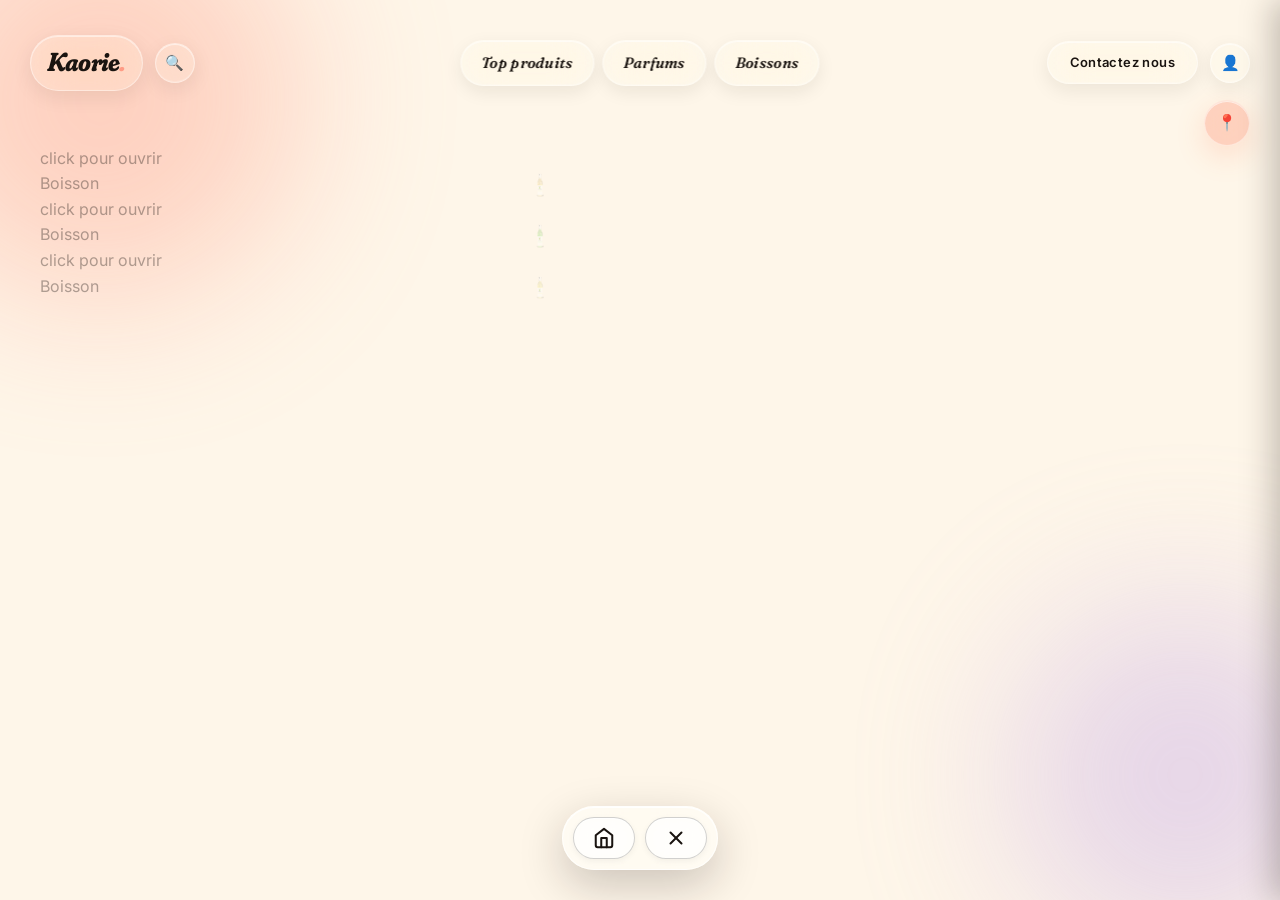
<file: panier.html>
<!DOCTYPE html>
<html lang="fr">
<head>
    <meta charset="UTF-8">
    <meta name="version" content="2026-09-22-1626">
    <meta name="viewport" content="width=device-width, initial-scale=1.0">
    <title>Panier — Kaorie</title>
    <link rel="icon" href="images/logo.png?v=20260922">
    <!-- feuille:common -->
    <style data-feuille="common">

/* Les polices du site : Fraunces (les titres, en italique) et Inter (le texte).
   ⚠️ L'adresse d'une police variable liste d'abord ses axes, puis une valeur
   pour CHACUN d'eux. Fraunces en a quatre — opsz, wght, SOFT, WONK — plus
   l'italique ; l'ancienne adresse n'en donnait que deux (« 9..144,400 »), et
   Google répondait « 400 : mauvaise demande ». La police n'arrivait donc
   jamais : tout le site s'affichait avec la police de secours du système. */
@import url('https://fonts.googleapis.com/css2?family=Fraunces:ital,opsz,wght,SOFT,WONK@0,9..144,100..900,0..100,0..1;1,9..144,100..900,0..100,0..1&family=Inter:wght@300..700&display=swap');


/* ======================================================================
   1. VARIABLES & POLICES
   Palette de couleurs, ombres, transitions, radius
   =================================================================== */

:root {
    --cream:        #fef6e9;
    --cream-warm:   #fbe9c8;
    --cream-deep:   #f5dcae;
    --ink:          #1a1410;
    --ink-soft:     #4a3a30;

    --peach:        #ff9b85;
    --peach-dark:   #e87862;
    --citron:       #ffd84f;
    --citron-dark:  #f0b800;
    --forest:       #0a4f3c;
    --forest-light: #1e6b54;
    --lavender:     #c4a7e7;
    --lavender-dark:#9d7dc4;
    --orange:       #ff7849;
    --pink-soft:    #ffd3c8;

    --shadow-sm:    0 3px 12px rgba(26,20,16,0.08);
    --shadow-md:    0 10px 30px rgba(26,20,16,0.12);
    --shadow-lg:    0 25px 60px rgba(26,20,16,0.18);
    --shadow-pop:   0 0 0 3px var(--ink), 8px 8px 0 0 var(--ink);

    --transition:      0.45s cubic-bezier(0.34, 1.56, 0.64, 1);
    --transition-fast: 0.25s ease;

    --radius-sm: 12px;
    --radius-md: 24px;
    --radius-lg: 40px;
    --radius-pill: 100px;
}


/* ======================================================================
   2. RESET & BASE
   Reset universel + styles body, liens, boutons
   =================================================================== */

* { margin: 0; padding: 0; box-sizing: border-box; }

html { scroll-behavior: smooth; }

body {
    font-family: 'Inter', system-ui, sans-serif;
    background: var(--cream);
    color: var(--ink);
    min-height: 100vh;
    line-height: 1.6;
    -webkit-font-smoothing: antialiased;
    overflow-x: hidden;
    position: relative;
}

a { text-decoration: none; color: inherit; }
button { cursor: pointer; font-family: inherit; border: none; background: none; }
ul { list-style: none; }
img { max-width: 100%; display: block; }


/* ======================================================================
   3. TYPOGRAPHY
   Titres avec police Fraunces
   =================================================================== */

h1, h2, h3, h4 {
    font-family: 'Fraunces', serif;
    font-weight: 700;
    letter-spacing: -0.03em;
    line-height: 1;
    font-variation-settings: "opsz" 144, "SOFT" 50, "WONK" 0;
}

h1 em, h2 em { font-style: italic; font-variation-settings: "opsz" 144, "SOFT" 100, "WONK" 1; }


/* ======================================================================
   4. ANIMATIONS PARTAGÉES
   Keyframes utilisés sur plusieurs pages
   =================================================================== */

@keyframes fadeInUp { from { opacity: 0; transform: translateY(40px); } to { opacity: 1; transform: translateY(0); } }
@keyframes fadeIn { from { opacity: 0; } to { opacity: 1; } }
@keyframes slideInRight { from { transform: translateX(110%); opacity: 0; } to { transform: translateX(0); opacity: 1; } }
@keyframes float { 0%,100% { transform: translateY(0) rotate(0); } 50% { transform: translateY(-15px) rotate(5deg); } }
@keyframes spin { from { transform: rotate(0); } to { transform: rotate(360deg); } }
@keyframes marquee { from { transform: translateX(0); } to { transform: translateX(-50%); } }
@keyframes wiggle { 0%,100% { transform: rotate(-3deg); } 50% { transform: rotate(3deg); } }
@keyframes pulse { 0%,100% { transform: scale(1); } 50% { transform: scale(1.05); } }


/* ======================================================================
   5. LOADER D'INTRO
   Écran d'accueil au chargement (style Ciao Kombucha)
   =================================================================== */

.loader-screen {
    position: fixed;
    inset: 0;
    z-index: 9999;
    background: var(--peach);
    display: flex;
    flex-direction: column;
    align-items: center;
    justify-content: center;
    overflow: hidden;
    transition: transform 1s cubic-bezier(0.76, 0, 0.24, 1);
}

.loader-screen.hide {
    transform: translateY(-100%);
}

html.loader-skip .loader-screen { display: none !important; }

.loader-greeting {
    font-family: 'Fraunces', serif;
    font-style: italic;
    font-size: 16px;
    color: var(--ink);
    letter-spacing: 0.2em;
    text-transform: uppercase;
    margin-bottom: 15px;
    animation: fadeInUp 0.6s ease-out both;
}

.loader-logo {
    position: relative;
    display: inline-block;
    font-family: 'Fraunces', serif;
    font-style: italic;
    font-weight: 800;
    font-size: clamp(100px, 24vw, 320px);
    letter-spacing: -0.05em;
    line-height: 0.9;
    text-align: center;
    font-variation-settings: "opsz" 144, "SOFT" 100, "WONK" 1;

    color: rgba(26, 20, 16, 0.12);

    animation: fadeInUp 0.9s 0.15s cubic-bezier(0.34, 1.56, 0.64, 1) both;
}

.loader-logo::before {
    content: attr(data-text);
    position: absolute;
    left: 0;
    top: 0;
    width: var(--loader-progress, 0%);
    overflow: hidden;
    white-space: nowrap;
    color: var(--ink);

    font-family: inherit;
    font-style: inherit;
    font-weight: inherit;
    letter-spacing: inherit;
    line-height: inherit;
    font-variation-settings: inherit;

    transition: width 0.18s linear;
    pointer-events: none;
}

.loader-tagline {
    position: absolute;
    bottom: 50px;
    right: 50px;
    font-family: 'Fraunces', serif;
    font-style: italic;
    font-size: 14px;
    color: var(--ink);
    letter-spacing: 0.25em;
    text-transform: uppercase;
    text-align: right;
    line-height: 1.7;
    animation: fadeIn 0.6s 0.4s both;
}

.loader-sparkle {
    position: absolute;
    color: var(--ink);
    animation: spin 7s linear infinite;
}

.loader-sparkle.ls1 { top: 12%; right: 12%; font-size: 36px; }
.loader-sparkle.ls2 { top: 18%; left: 14%; font-size: 24px; animation-duration: 9s; }
.loader-sparkle.ls3 { bottom: 22%; right: 22%; font-size: 30px; animation-duration: 11s; }
.loader-sparkle.ls4 { top: 50%; right: 6%; font-size: 20px; animation-duration: 6s; }

html.loader-active, html.loader-active body { overflow: hidden; height: 100%; }


/* ======================================================================
   17. RESPONSIVE
   Adaptations pour tablettes et mobile
   =================================================================== */

@media (max-width: 700px) {
    .loader-counter { left: 25px; bottom: 25px; }
    .loader-tagline { right: 25px; bottom: 30px; font-size: 11px; }
    .loader-sparkle.ls1, .loader-sparkle.ls3 { font-size: 22px; }
}


/* ======================================================================
   6. SEARCH DROPDOWN
   Recherche progressive avec clip-path (effet liquid glass)
   =================================================================== */

.search-overlay {
    position: fixed;
    top: 42px;            
    left: 150px;          
    z-index: 90;          
    width: min(340px, calc(100vw - 540px));

    transform: translateX(-15px);
    opacity: 0;
    pointer-events: none;
    transition:
        transform 0.55s cubic-bezier(0.34, 1.56, 0.64, 1),
        opacity 0.3s ease;
}

.search-overlay.open {
    transform: translateX(0);
    opacity: 1;
    pointer-events: auto;
}

.search-input-wrap {
    position: relative;

    background: rgba(255, 255, 255, 0.22);
    backdrop-filter: blur(24px) saturate(200%);
    -webkit-backdrop-filter: blur(24px) saturate(200%);
    border-radius: 100px;
    border: 1px solid rgba(255, 255, 255, 0.4);
    box-shadow:
        inset 0 1px 0 rgba(255, 255, 255, 0.55),
        inset 0 -1px 0 rgba(255, 255, 255, 0.15),
        0 8px 24px rgba(26, 20, 16, 0.12);

    clip-path: inset(0 100% 0 0 round 100px);
    transition: clip-path 0.55s cubic-bezier(0.34, 1.56, 0.64, 1);
}

.search-overlay.open .search-input-wrap {
    clip-path: inset(0 0 0 0 round 100px);
}

.search-input {
    width: 100%;
    padding: 11px 26px 11px 50px;  
    font-size: 14px;
    font-family: 'Inter', sans-serif;
    background: transparent;
    border: none;
    color: var(--ink);
    border-radius: 100px;
    outline: none;
    text-shadow: 0 1px 0 rgba(255, 255, 255, 0.3);

    opacity: 0;
    transition: opacity 0.3s 0.35s;
}

.search-overlay.open .search-input {
    opacity: 1;
}

.search-input::placeholder {
    color: var(--ink-soft);
    font-style: italic;
    opacity: 0.7;
}

.search-results {
    margin-top: 10px;
    background: rgba(255, 255, 255, 0.28);
    backdrop-filter: blur(28px) saturate(200%);
    -webkit-backdrop-filter: blur(28px) saturate(200%);
    border-radius: 24px;
    border: 1px solid rgba(255, 255, 255, 0.4);
    box-shadow:
        inset 0 1px 0 rgba(255, 255, 255, 0.5),
        0 12px 35px rgba(26, 20, 16, 0.15);
    overflow: hidden;
    max-height: 60vh;
    overflow-y: auto;

    opacity: 0;
    transform: translateY(-8px);
    transition: opacity 0.3s 0.4s, transform 0.3s 0.4s;
}

.search-results:empty {
    display: none;
}

.search-overlay.open .search-results:not(:empty) {
    opacity: 1;
    transform: translateY(0);
}

.search-results:empty {
    display: none;
}

.search-count {
    padding: 12px 24px 8px;
    font-family: 'Fraunces', serif;
    font-style: italic;
    font-size: 11px;
    color: var(--ink-soft);
    letter-spacing: 0.1em;
    text-transform: uppercase;
    border-bottom: 1px solid rgba(0, 0, 0, 0.05);
}

.search-count em {
    color: var(--peach-dark);
    font-weight: 600;
    font-style: italic;
}

.search-result-item {
    display: block;
    padding: 13px 24px;
    border-bottom: 1px solid rgba(0, 0, 0, 0.05);
    color: var(--ink);
    text-decoration: none;
    transition: all 0.2s ease;
    animation: fadeInDown 0.3s ease-out both;
}

@keyframes fadeInDown {
    from { opacity: 0; transform: translateY(-8px); }
    to   { opacity: 1; transform: translateY(0); }
}

.search-result-item:last-child { border-bottom: none; }

.search-result-item:hover {
    background: rgba(255, 155, 133, 0.18);
    padding-left: 32px;
}

.search-result-item .name {
    font-family: 'Fraunces', serif;
    font-style: italic;
    font-weight: 600;
    font-size: 17px;
    color: var(--ink);
    line-height: 1.2;
}

.search-result-item .meta {
    display: block;
    font-family: 'Inter', sans-serif;
    font-style: normal;
    font-size: 11px;
    color: var(--ink-soft);
    text-transform: uppercase;
    letter-spacing: 0.12em;
    margin-top: 3px;
}

.search-no-results {
    padding: 30px 24px;
    text-align: center;
    font-family: 'Fraunces', serif;
    font-style: italic;
    font-size: 14px;
    color: var(--ink-soft);
    line-height: 1.6;
}

@media (max-width: 600px) {
    .search-overlay {
        width: calc(100vw - 30px);
        top: 75px;
    }
}


/* ======================================================================
   7. MENU BURGER OVERLAY
   Panneau de navigation alternative
   =================================================================== */

.menu-panel {
    position: fixed;
    inset: 0;
    z-index: 500;
    display: flex;
    flex-direction: column;
    align-items: center;
    justify-content: center;

    background: rgba(254, 246, 233, 0.7);
    backdrop-filter: blur(30px) saturate(180%);
    -webkit-backdrop-filter: blur(30px) saturate(180%);

    opacity: 0;
    pointer-events: none;
    transition: opacity 0.5s cubic-bezier(0.4, 0, 0.2, 1);
}

.menu-panel.open {
    opacity: 1;
    pointer-events: auto;
}

.menu-close {
    position: absolute;
    top: 30px;
    right: 40px;
    width: 48px;
    height: 48px;
    border-radius: 50%;
    background: rgba(255, 255, 255, 0.25);
    backdrop-filter: blur(20px) saturate(180%);
    -webkit-backdrop-filter: blur(20px) saturate(180%);
    border: 1px solid rgba(255, 255, 255, 0.4);
    box-shadow:
        inset 0 1px 0 rgba(255, 255, 255, 0.5),
        0 6px 20px rgba(26, 20, 16, 0.1);
    font-size: 22px;
    color: var(--ink);
    cursor: pointer;
    transition: all var(--transition);
}

.menu-close:hover {
    background: var(--peach);
    transform: rotate(90deg) scale(1.1);
}

.menu-nav {
    display: flex;
    flex-direction: column;
    gap: 8px;
    text-align: center;
}

.menu-nav a {
    font-family: 'Fraunces', serif;
    font-style: italic;
    font-weight: 700;
    font-size: clamp(36px, 6vw, 78px);
    color: var(--ink);
    letter-spacing: -0.03em;
    font-variation-settings: "opsz" 144, "SOFT" 100, "WONK" 1;
    line-height: 1.1;
    padding: 4px 16px;
    position: relative;
    transition: color 0.3s, transform 0.4s cubic-bezier(0.34, 1.56, 0.64, 1);

    opacity: 0;
    transform: translateY(40px);
}

.menu-panel.open .menu-nav a {
    opacity: 1;
    transform: translateY(0);
    transition: opacity 0.6s, transform 0.7s cubic-bezier(0.34, 1.56, 0.64, 1), color 0.3s;
}

.menu-panel.open .menu-nav a:nth-child(1) { transition-delay: 0.15s; }
.menu-panel.open .menu-nav a:nth-child(2) { transition-delay: 0.22s; }
.menu-panel.open .menu-nav a:nth-child(3) { transition-delay: 0.29s; }
.menu-panel.open .menu-nav a:nth-child(4) { transition-delay: 0.36s; }
.menu-panel.open .menu-nav a:nth-child(5) { transition-delay: 0.43s; }
.menu-panel.open .menu-nav a:nth-child(6) { transition-delay: 0.50s; }
.menu-panel.open .menu-nav a:nth-child(7) { transition-delay: 0.57s; }

.menu-nav a:hover {
    color: var(--peach-dark);
    transform: translateY(-3px) rotate(-1deg) !important;
}

.menu-panel .menu-sparkle {
    position: absolute;
    color: var(--ink);
    animation: spin 8s linear infinite;
    opacity: 0.5;
}
.menu-panel .menu-sparkle.ms1 { top: 15%; left: 12%; font-size: 30px; }
.menu-panel .menu-sparkle.ms2 { bottom: 18%; right: 15%; font-size: 24px; animation-duration: 10s; }
.menu-panel .menu-sparkle.ms3 { top: 25%; right: 18%; font-size: 20px; animation-duration: 12s; }

html.menu-open, html.menu-open body { overflow: hidden; }

.icon-btn.menu-toggle.active { background: var(--peach); }

.icon-btn#music-toggle.playing,
#music-toggle.playing {
    background: rgba(255, 155, 133, 0.6);
    border-color: rgba(255, 255, 255, 0.55);
    color: var(--ink);
    animation: pulse 1.5s ease-in-out infinite;
    box-shadow:
        inset 0 1px 0 rgba(255, 255, 255, 0.6),
        0 0 0 0 rgba(255, 155, 133, 0.7),
        0 6px 20px rgba(255, 120, 73, 0.25);
}

#music-toggle.playing::before {
    content: "";
    position: absolute;
    inset: -1px;
    border-radius: 50%;
    border: 2px solid var(--peach);
    animation: pulse-ring 1.8s cubic-bezier(0.4, 0, 0.2, 1) infinite;
    pointer-events: none;
}

@keyframes pulse-ring {
    0%   { transform: scale(1);   opacity: 0.8; }
    100% { transform: scale(1.6); opacity: 0; }
}


/* ======================================================================
   8. HEADER (sticky)
   Barre de navigation principale collée en haut
   =================================================================== */

.header {
    position: sticky;
    top: 15px;
    z-index: 100;
    display: flex;
    align-items: center;
    justify-content: space-between;
    padding: 20px 30px;

    background: transparent;
    border: none;
    box-shadow: none;
    backdrop-filter: none;
    -webkit-backdrop-filter: none;

    animation: fadeIn 0.6s ease-out both;
}

.header-left { display: flex; align-items: center; gap: 12px; }

.logo {
    font-family: 'Fraunces', serif;
    font-size: 26px;
    font-weight: 700;
    letter-spacing: -0.03em;
    color: var(--ink);
    font-style: italic;
    font-variation-settings: "opsz" 144, "SOFT" 100, "WONK" 1;
    padding: 6px 16px;
    border-radius: 100px;

    background: rgba(255, 255, 255, 0.22);
    backdrop-filter: blur(20px) saturate(180%);
    -webkit-backdrop-filter: blur(20px) saturate(180%);
    border: 1px solid rgba(255, 255, 255, 0.4);
    box-shadow:
        inset 0 1px 0 rgba(255, 255, 255, 0.5),
        0 6px 20px rgba(26, 20, 16, 0.08);

    transition: all var(--transition);
}

.logo:hover {
    transform: rotate(-3deg) scale(1.05);
    background: rgba(255, 255, 255, 0.32);
}

.logo span { color: var(--peach); }

.search-icon, .icon-btn {
    position: relative;
    width: 40px;
    height: 40px;
    border-radius: 50%;
    display: flex;
    align-items: center;
    justify-content: center;
    font-size: 15px;
    color: var(--ink);

    background: rgba(255, 255, 255, 0.22);
    backdrop-filter: blur(20px) saturate(180%);
    -webkit-backdrop-filter: blur(20px) saturate(180%);
    border: 1px solid rgba(255, 255, 255, 0.4);
    box-shadow:
        inset 0 1px 0 rgba(255, 255, 255, 0.55),
        inset 0 -1px 0 rgba(255, 255, 255, 0.15),
        0 6px 20px rgba(26, 20, 16, 0.08);

    transition: all var(--transition);
}

.search-icon:hover, .icon-btn:hover {
    background: rgba(255, 255, 255, 0.35);
    border-color: rgba(255, 255, 255, 0.6);
    transform: translateY(-2px) scale(1.05);
    box-shadow:
        inset 0 1px 0 rgba(255, 255, 255, 0.7),
        0 10px 30px rgba(26, 20, 16, 0.12);
}

.header-center {
    position: absolute;
    left: 50%;
    top: 50%;
    transform: translate(-50%, -50%);
    display: flex;
    align-items: center;
    gap: 8px;
    z-index: 1;
}

.header-center a {
    padding: 10px 20px;
    border-radius: 100px;
    font-family: 'Fraunces', serif;
    font-style: italic;
    font-size: 15px;
    font-weight: 600;
    letter-spacing: 0.02em;
    color: var(--ink);
    white-space: nowrap;

    background: rgba(255, 255, 255, 0.22);
    backdrop-filter: blur(20px) saturate(180%);
    -webkit-backdrop-filter: blur(20px) saturate(180%);
    border: 1px solid rgba(255, 255, 255, 0.4);
    box-shadow:
        inset 0 1px 0 rgba(255, 255, 255, 0.55),
        inset 0 -1px 0 rgba(255, 255, 255, 0.15),
        0 6px 18px rgba(26, 20, 16, 0.08);

    transition: all var(--transition);
}

.header-center a:hover {
    background: var(--peach);
    border-color: rgba(255, 255, 255, 0.7);
    transform: translateY(-2px);
    box-shadow:
        inset 0 1px 0 rgba(255, 255, 255, 0.7),
        0 10px 25px rgba(255, 120, 73, 0.25);
}

@media (max-width: 900px) {
    .header-center { display: none; }
}

.header-right { display: flex; align-items: center; gap: 12px; }

.contact-btn {
    padding: 10px 22px;
    border-radius: var(--radius-pill);
    color: var(--ink);
    font-size: 13px;
    font-weight: 600;
    letter-spacing: 0.03em;

    background: rgba(255, 255, 255, 0.22);
    backdrop-filter: blur(20px) saturate(180%);
    -webkit-backdrop-filter: blur(20px) saturate(180%);
    border: 1px solid rgba(255, 255, 255, 0.4);
    box-shadow:
        inset 0 1px 0 rgba(255, 255, 255, 0.55),
        inset 0 -1px 0 rgba(255, 255, 255, 0.15),
        0 6px 20px rgba(26, 20, 16, 0.08);

    transition: all var(--transition);
}

.contact-btn:hover {
    
    background: radial-gradient(circle at 30% 30%, rgba(255, 155, 133, 0.85) 0%, rgba(255, 120, 73, 0.6) 100%);
    border-color: rgba(255, 255, 255, 0.6);
    transform: translateY(-2px) scale(1.02);
    box-shadow:
        inset 0 1px 0 rgba(255, 255, 255, 0.7),
        0 10px 30px rgba(255, 120, 73, 0.25);
}


/* ======================================================================
   10. ICÔNE LOCALISATION
   Bouton 📍 fixed avec pulse-ring décoratif
   =================================================================== */

.location-icon {
    position: fixed;
    right: 30px;
    top: 100px;
    z-index: 99;
    width: 46px;
    height: 46px;
    border-radius: 50%;
    color: var(--ink);
    display: flex;
    align-items: center;
    justify-content: center;

    background: rgba(255, 155, 133, 0.4);
    backdrop-filter: blur(24px) saturate(200%);
    -webkit-backdrop-filter: blur(24px) saturate(200%);
    border: 1px solid rgba(255, 255, 255, 0.45);
    box-shadow:
        inset 0 1px 0 rgba(255, 255, 255, 0.6),
        0 10px 30px rgba(255, 120, 73, 0.2);

    transition: all var(--transition);
    animation: float 4s ease-in-out infinite;
}

.location-icon:hover {
    transform: scale(1.15) rotate(-10deg);
    background: rgba(255, 216, 79, 0.5); 
}


/* ======================================================================
   9. MAIN (layout)
   Conteneur principal et utilitaires de mise en page
   =================================================================== */

.main {
    padding: 50px 40px 140px;
    min-height: calc(100vh - 130px);
    position: relative;
}

.page-title {
    text-align: center;
    font-size: clamp(60px, 10vw, 130px);
    margin-bottom: 50px;
    letter-spacing: -0.04em;
    animation: fadeInUp 0.8s cubic-bezier(0.4, 0, 0.2, 1) both;
}

.page-title em { color: var(--peach); }

.cart-backdrop {
    position: fixed;
    inset: 0;
    background: rgba(26, 20, 16, 0.4);
    backdrop-filter: blur(4px);
    -webkit-backdrop-filter: blur(4px);
    z-index: 90;
    opacity: 0;
    pointer-events: none;
    transition: opacity 0.4s ease;
}
.cart-backdrop.open {
    opacity: 1;
    pointer-events: auto;
}


/* ======================================================================
   11. DRAWER PANIER
   Panneau glissant depuis la droite (Léa)
   =================================================================== */

.cart-drawer {
    position: fixed;
    top: 0;
    right: 0;
    width: 420px;
    max-width: 92vw;
    height: 100vh;
    background: var(--cream);
    border-left: 2px solid var(--ink);
    box-shadow: -8px 0 30px rgba(26, 20, 16, 0.25);
    padding: 60px 30px 30px;
    display: flex;
    flex-direction: column;
    z-index: 100;
    transform: translateX(100%);
    transition: transform 0.5s cubic-bezier(0.34, 1.56, 0.64, 1);
}
.cart-drawer.open {
    transform: translateX(0);
}

.cart-drawer-close {
    position: absolute;
    top: 18px;
    right: 18px;
    width: 38px;
    height: 38px;
    border-radius: 50%;
    border: 1.5px solid var(--ink);
    background: var(--cream);
    color: var(--ink);
    font-size: 22px;
    line-height: 1;
    cursor: pointer;
    transition: all var(--transition-fast);
    z-index: 2;
    display: flex;
    align-items: center;
    justify-content: center;
}
.cart-drawer-close:hover {
    background: var(--peach);
    transform: rotate(90deg);
}

.cart-clear-btn {
    width: 100%;
    margin-top: 10px;
    padding: 10px;
    background: transparent;
    color: var(--ink-soft);
    border: 1.5px solid var(--ink-soft);
    border-radius: var(--radius-pill);
    font-family: 'Fraunces', serif;
    font-style: italic;
    font-size: 12px;
    cursor: pointer;
    transition: all var(--transition-fast);
}
.cart-clear-btn:hover {
    background: var(--ink);
    color: var(--cream);
    border-color: var(--ink);
}

.cart-drawer .cart-items {
    flex: 1;
    overflow-y: auto;
}

/* La contenance d'une ligne du panier (« 50 ml », « 1 L »). C'est elle qui
   distingue deux lignes du même produit : discrète, mais toujours lue. */
.cart-item-size {
    display: block;
    font: 11px/1.5 'Inter', sans-serif;
    letter-spacing: 0.04em;
    color: color-mix(in srgb, var(--ink) 62%, transparent);
    margin-top: 2px;
}

.cart-item-engraving {
    display: inline-flex;
    align-items: center;
    gap: 6px;
    margin-top: 4px;
    font-family: 'Fraunces', serif;
    font-style: italic;
    font-size: 12px;
    color: var(--peach-dark);
    letter-spacing: 0.02em;
}
.cart-item-engraving::before {
    content: "✦";
    font-size: 11px;
    color: var(--peach-dark);
}


/* ======================================================================
   12. MODAL DE GRAVURE
   Personnalisation des flacons (Mathis)
   =================================================================== */

.engraving-modal {
    position: fixed;
    top: 50%;
    left: 50%;
    transform: translate(-50%, -50%) scale(0.9);
    width: 460px;
    max-width: 92vw;
    background: var(--cream);
    border: 2px solid var(--ink);
    border-radius: var(--radius-md);
    box-shadow: 8px 8px 0 0 var(--ink);
    padding: 50px 36px 36px;
    z-index: 110;
    opacity: 0;
    pointer-events: none;
    transition: all 0.5s cubic-bezier(0.34, 1.56, 0.64, 1);
}
.engraving-modal.open {
    opacity: 1;
    pointer-events: auto;
    transform: translate(-50%, -50%) scale(1);
}

.engraving-modal .modal-close {
    position: absolute;
    top: 14px;
    right: 14px;
    width: 38px;
    height: 38px;
    border-radius: 50%;
    border: 1.5px solid var(--ink);
    background: var(--cream);
    color: var(--ink);
    font-size: 22px;
    line-height: 1;
    cursor: pointer;
    transition: all var(--transition-fast);
    display: flex;
    align-items: center;
    justify-content: center;
}
.engraving-modal .modal-close:hover {
    background: var(--peach);
    transform: rotate(90deg);
}

.engraving-modal h3 {
    font-family: 'Fraunces', serif;
    font-style: italic;
    font-size: 26px;
    font-weight: 700;
    color: var(--ink);
    text-align: center;
    margin-bottom: 8px;
    font-variation-settings: "opsz" 144, "SOFT" 100, "WONK" 1;
}

.engraving-modal .modal-desc {
    font-family: 'Fraunces', serif;
    font-style: italic;
    font-size: 13px;
    color: var(--ink-soft);
    text-align: center;
    margin-bottom: 28px;
    line-height: 1.5;
}

.engraving-preview {
    background: linear-gradient(135deg, #f5e9d0 0%, #ffe6b8 100%);
    border: 1.5px solid var(--ink);
    border-radius: var(--radius-sm);
    padding: 24px 16px;
    text-align: center;
    margin-bottom: 22px;
    min-height: 80px;
    display: flex;
    align-items: center;
    justify-content: center;
    box-shadow: inset 0 2px 8px rgba(26, 20, 16, 0.08);
    position: relative;
    overflow: hidden;
}

.engraving-preview::before {
    content: "✦";
    position: absolute;
    top: 10px;
    left: 14px;
    font-size: 12px;
    color: var(--peach-dark);
    opacity: 0.5;
}
.engraving-preview::after {
    content: "✦";
    position: absolute;
    bottom: 10px;
    right: 14px;
    font-size: 12px;
    color: var(--peach-dark);
    opacity: 0.5;
}

.engraving-preview-text {
    font-family: 'Fraunces', serif;
    font-style: italic;
    font-size: 26px;
    font-weight: 600;
    color: var(--ink);
    letter-spacing: 0.04em;
    
    text-shadow:
        0 1px 0 rgba(255, 255, 255, 0.5),
        0 -1px 1px rgba(26, 20, 16, 0.25);
    font-variation-settings: "opsz" 144, "SOFT" 50, "WONK" 1;
    transition: opacity 0.3s ease;
}

.engraving-preview-text.placeholder {
    opacity: 0.35;
    font-style: italic;
}

.engraving-input-wrap {
    position: relative;
    margin-bottom: 24px;
}

.engraving-input {
    width: 100%;
    padding: 14px 60px 14px 18px;
    background: var(--cream-warm);
    border: 1.5px solid var(--ink);
    border-radius: var(--radius-pill);
    font-family: 'Fraunces', serif;
    font-style: italic;
    font-size: 16px;
    color: var(--ink);
    outline: none;
    transition: all var(--transition-fast);
}
.engraving-input::placeholder {
    color: var(--ink-soft);
    opacity: 0.5;
}
.engraving-input:focus {
    border-color: var(--peach-dark);
    box-shadow: 0 0 0 3px rgba(255, 155, 133, 0.2);
}

.engraving-input-wrap .char-count {
    position: absolute;
    top: 50%;
    right: 18px;
    transform: translateY(-50%);
    font-family: 'Fraunces', serif;
    font-style: italic;
    font-size: 12px;
    color: var(--ink-soft);
    pointer-events: none;
}

.engraving-modal .modal-confirm {
    width: 100%;
    padding: 16px;
    
    background: linear-gradient(135deg, #1a1410 0%, #2a221c 100%);
    color: var(--cream);
    border: 1.5px solid var(--ink);
    border-radius: var(--radius-pill);
    font-family: 'Fraunces', serif;
    font-style: italic;
    font-size: 14px;
    font-weight: 600;
    letter-spacing: 0.04em;
    cursor: pointer;
    transition: all var(--transition);
}
.engraving-modal .modal-confirm:hover {
    
    background: radial-gradient(circle at 50% 50%, var(--peach) 0%, #ff9b85 100%);
    color: var(--ink);
    transform: translate(-2px, -2px);
    box-shadow: 4px 4px 0 0 var(--ink);
}
.engraving-modal .modal-confirm:disabled {
    opacity: 0.5;
    cursor: not-allowed;
    transform: none;
    box-shadow: none;
}


/* ======================================================================
   13. BANDEAU COOKIES
   Apparition 1s + flou si refus (SAE 203 obligatoire)
   =================================================================== */

.cookie-banner {
    position: fixed;
    bottom: 0;
    left: 0;
    right: 0;
    background: linear-gradient(180deg, rgba(254, 246, 233, 0.97) 0%, var(--cream) 100%);
    border-top: 2px solid var(--ink);
    box-shadow: 0 -8px 30px rgba(26, 20, 16, 0.15);
    padding: 24px 36px;
    z-index: 200;
    transform: translateY(100%);
    transition: transform 0.5s cubic-bezier(0.34, 1.56, 0.64, 1);
    display: flex;
    align-items: center;
    justify-content: space-between;
    gap: 30px;
    flex-wrap: wrap;
}
.cookie-banner.show {
    transform: translateY(0);
}

.cookie-text {
    font-family: 'Fraunces', serif;
    font-style: italic;
    font-size: 15px;
    color: var(--ink);
    line-height: 1.5;
    flex: 1;
    min-width: 280px;
}
.cookie-text strong {
    font-weight: 700;
    color: var(--peach-dark);
    font-style: normal;
}

.cookie-options {
    display: flex;
    gap: 18px;
    align-items: center;
}

.cookie-option {
    display: flex;
    align-items: center;
    gap: 10px;
    cursor: pointer;
    padding: 10px 18px;
    border-radius: 50px;
    border: 1.5px solid var(--ink);
    background: var(--cream);
    font-family: 'Fraunces', serif;
    font-style: italic;
    font-size: 14px;
    transition: all var(--transition-fast);
    user-select: none;
}
.cookie-option:hover {
    background: var(--peach);
    transform: translate(-2px, -2px);
    box-shadow: 3px 3px 0 0 var(--ink);
}
.cookie-option input[type="checkbox"] {
    width: 18px;
    height: 18px;
    accent-color: var(--peach-dark);
    cursor: pointer;
}

/* Le floutage qui suivait un refus des cookies a été retiré le 22/09/2026.
   Refuser rendait le site inutilisable — tout flou, plus rien de cliquable,
   et aucun moyen de revenir en arrière. Un refus coupe maintenant le suivi
   des clics (la seule chose que le site enregistrait) et rien d'autre. */


/* ======================================================================
   14. ANIMATION CLIC BOUTON
   btn-pop : agrandissement progressif au clic (SAE 203 point e)
   =================================================================== */

@keyframes btn-pop {
    0%   { transform: scale(1); }
    50%  { transform: scale(1.12); }
    100% { transform: scale(1); }
}
.btn-clicked {
    animation: btn-pop 0.4s cubic-bezier(0.34, 1.56, 0.64, 1);
}

@keyframes btn-pop-centered {
    0%   { transform: translateX(-50%) scale(1); }
    50%  { transform: translateX(-50%) scale(1.12); }
    100% { transform: translateX(-50%) scale(1); }
}
.btn-clicked-centered {
    animation: btn-pop-centered 0.4s cubic-bezier(0.34, 1.56, 0.64, 1);
}


/* ======================================================================
   15. FOOTER NAV
   Barre flottante en bas avec icônes principales
   =================================================================== */

.footer-nav {
    position: fixed;
    bottom: 30px;
    
    left: 0;
    right: 0;
    margin: 0 auto;
    width: fit-content;
    display: flex;
    gap: 10px;
    padding: 10px;
    border-radius: 50px;
    z-index: 60;

    background: rgba(255, 255, 255, 0.55);
    backdrop-filter: blur(28px) saturate(200%);
    -webkit-backdrop-filter: blur(28px) saturate(200%);
    border: 1.5px solid rgba(255, 255, 255, 0.75);
    box-shadow:
        inset 0 1px 0 rgba(255, 255, 255, 0.9),
        0 15px 45px rgba(26, 20, 16, 0.22);

    animation: fadeInUp 0.6s 0.3s cubic-bezier(0.4, 0, 0.2, 1) both;
}

.footer-nav .icon-btn {
    width: 62px;
    height: 42px;
    border-radius: 30px;
    background: rgba(255, 255, 255, 0.55);
    backdrop-filter: blur(10px);
    border: 1.5px solid rgba(0, 0, 0, 0.18);
    box-shadow:
        inset 0 1px 0 rgba(255, 255, 255, 0.85),
        0 2px 6px rgba(26, 20, 16, 0.05);
    color: var(--ink);
    transition: all var(--transition);
}

.footer-nav .icon-btn:hover {
    background: var(--peach);
    border-color: var(--ink);
    color: var(--ink);
    transform: translateY(-3px);
    box-shadow:
        inset 0 1px 0 rgba(255, 255, 255, 0.5),
        0 8px 22px rgba(255, 120, 73, 0.3);
}

.footer-nav .icon-btn svg {
    width: 22px;
    height: 22px;
    stroke: currentColor;
    stroke-width: 2.2;
    fill: none;
    stroke-linecap: round;
    stroke-linejoin: round;
}


/* ======================================================================
   16. BLOBS DÉCORATIFS
   Cercles colorés flottants en fond
   =================================================================== */

.blob {
    position: fixed;
    border-radius: 50%;
    filter: blur(80px);
    opacity: 0.4;
    z-index: 0;
    pointer-events: none;
}

.blob.b1 { width: 400px; height: 400px; background: var(--peach); top: -100px; left: -100px; animation: float 12s ease-in-out infinite; }
.blob.b2 { width: 350px; height: 350px; background: var(--lavender); bottom: -50px; right: -80px; animation: float 15s ease-in-out infinite reverse; }
.blob.b3 { width: 250px; height: 250px; background: var(--citron); top: 50%; left: 50%; animation: float 10s ease-in-out infinite; }

@media (max-width: 1100px) {
    .products-grid { grid-template-columns: repeat(2, 1fr); }
    .product-detail-wrap { padding: 20px 10px; }
    .product-description-box {
        position: relative;
        left: auto;
        bottom: auto;
        transform: none;
        margin-top: 30px;
    }
    .cart-sidebar {
        position: relative;
        right: auto;
        top: auto;
        width: 100%;
        max-width: 480px;
        margin: 30px auto;
    }
}

@media (max-width: 700px) {
    .marquee-track span { font-size: 12px; padding: 0 15px; }
    .header { padding: 15px 20px; top: 32px; }
    .header-center { display: none; }
    .contact-btn { display: none; }
    .location-icon { top: auto; bottom: 100px; right: 20px; }
    .main { padding: 30px 20px 140px; }
    .page-title { font-size: 50px; margin-bottom: 30px; }
    .hero { height: 65vh; }
    .products-grid { grid-template-columns: 1fr; gap: 20px; }
    .product-detail-carousel { gap: 15px; }
    .product-detail-img { width: 240px; }
    .arrow-nav { width: 50px; height: 50px; }
    .form-container { padding: 30px 25px; }
}

/* ======================================================================
   IMAGES DES PRODUITS
   Une seule définition pour tout le site : la classe du produit
   (`parfum-1`, `boisson-3`…) porte son image, où qu'elle soit posée —
   vignette du catalogue, miniature d'une fiche, ligne du panier.
   C'est ici, dans la feuille chargée par TOUTES les pages, parce que le
   panier ne charge pas catalog.css : ses vignettes restaient vides.
   Les couleurs de fond, elles, restent propres à chaque page.
   =================================================================== */
.parfum-1, .parfum-2, .parfum-3, .parfum-4,
.boisson-1, .boisson-2, .boisson-3, .boisson-4 {
    background-size: contain;
    background-position: center;
    background-repeat: no-repeat;
}
.parfum-1  { background-image: url('images/parfum-blanc-cut.png?v=20260922'); }
.parfum-2  { background-image: url('images/parfum-jaune-cut.png?v=20260922'); }
.parfum-3  { background-image: url('images/parfum-noir-cut.png?v=20260922'); }
.parfum-4  { background-image: url('images/parfum-bleu-cut.png?v=20260922'); }
.boisson-1 { background-image: url('images/boisson-gingembre-cut.png?v=20260922'); }
.boisson-2 { background-image: url('images/boisson-menthe-cut.png?v=20260922'); }
.boisson-3 { background-image: url('images/boisson-citron-cut.png?v=20260922'); }
.boisson-4 { background-image: url('images/boisson-framboise-cut.png?v=20260922'); }


/* ======================================================================
   BOUTON DU MENU (petits écrans)
   La navigation du haut (.header-center) disparaît sous 700 px ; sans ce
   bouton, le panneau de menu existait dans la page mais rien ne pouvait
   l'ouvrir — impossible d'aller aux Parfums ou aux Boissons au téléphone.
   =================================================================== */
.menu-toggle { display: none; }
@media (max-width: 700px) {
    .menu-toggle { display: inline-flex; align-items: center; justify-content: center; font-size: 18px; }
}

/* ======================================================================
   SI LE VISITEUR A DEMANDÉ MOINS D'ANIMATIONS
   (Réglages système → Accessibilité → Réduire les animations)
   Vingt et un éléments du site arrivent par une animation en `both` :
   ils commencent donc invisibles et ne deviennent visibles qu'une fois
   l'animation jouée. Si quelque chose empêche cette animation, la page
   paraît vide. Ici on coupe le mouvement mais on garde tout visible.
   =================================================================== */
@media (prefers-reduced-motion: reduce) {
    *, *::before, *::after {
        animation-duration: 0.01ms !important;
        animation-iteration-count: 1 !important;
        animation-delay: 0ms !important;
        transition-duration: 0.01ms !important;
        scroll-behavior: auto !important;
    }
}

/* ======================================================================
   TÉMOIN DE FIN DE FICHIER
   Dernière règle de la feuille : elle pose une variable. Le petit script
   en tête de chaque page vérifie que la variable est là ; si elle manque,
   c'est que le navigateur n'a pas la feuille en entier, et il la recharge.
   Ne rien écrire après cette règle.
   =================================================================== */
:root { --feuille-common: ok; }

    </style>
    <!-- /feuille:common -->
    <!-- feuille:cart -->
    <style data-feuille="cart">


/* ======================================================================
   1. SIDEBAR PANIER
   =================================================================== */

.cart-sidebar {
    position: fixed;
    right: 30px;
    top: 140px;
    width: 380px;
    max-height: calc(100vh - 200px);
    background: var(--cream);
    border-radius: var(--radius-lg);
    border: 2px solid var(--ink);
    box-shadow: 8px 8px 0 0 var(--ink);
    padding: 30px;
    display: flex;
    flex-direction: column;
    z-index: 50;
    animation: slideInRight 0.6s cubic-bezier(0.34, 1.56, 0.64, 1) both;
}


/* ======================================================================
   2. HEADER PANIER
   Titre 'Panier' + compteur
   =================================================================== */

.cart-header {
    display: flex;
    justify-content: space-between;
    align-items: center;
    margin-bottom: 20px;
    padding-bottom: 15px;
    border-bottom: 1.5px solid var(--ink);
}

.cart-header h3 {
    font-size: 28px;
    font-style: italic;
}

.cart-count {
    background: var(--peach);
    color: var(--ink);
    width: 30px;
    height: 30px;
    border-radius: 50%;
    border: 1.5px solid var(--ink);
    display: flex;
    align-items: center;
    justify-content: center;
    font-size: 14px;
    font-weight: 600;
    font-family: 'Fraunces', serif;
}


/* ======================================================================
   3. LISTE DES ITEMS
   Container scrollable des produits du panier
   =================================================================== */

.cart-items {
    flex: 1;
    overflow-y: auto;
    display: flex;
    flex-direction: column;
    gap: 12px;
    padding-right: 5px;
}

.cart-items::-webkit-scrollbar { width: 4px; }
.cart-items::-webkit-scrollbar-thumb { background: var(--ink); border-radius: 2px; }


/* ======================================================================
   4. ITEM INDIVIDUEL
   Card avec image, infos, quantité
   =================================================================== */

.cart-item {
    display: grid;
    grid-template-columns: 70px 1fr;
    gap: 14px;
    padding: 12px;
    border-radius: var(--radius-sm);
    background: var(--cream-warm);
    border: 1.5px solid var(--ink);
    transition: transform var(--transition-fast);
    animation: fadeInUp 0.4s ease-out both;
}

.cart-item:hover { transform: translate(-2px, -2px); box-shadow: 3px 3px 0 0 var(--ink); }

.cart-item-img {
    width: 70px;
    height: 70px;
    border-radius: var(--radius-sm);
    border: 1.5px solid var(--ink);
    position: relative;
    overflow: hidden;
}

.cart-item-img.boisson { background: var(--orange); }
.cart-item-img.parfum  { background: var(--peach); }

.cart-item-info { display: flex; flex-direction: column; justify-content: space-between; }

.cart-item-category {
    display: block;
    font-family: 'Fraunces', serif;
    font-style: italic;
    font-size: 10px;
    font-weight: 500;
    text-transform: uppercase;
    letter-spacing: 0.12em;
    color: var(--peach-dark);
    margin-bottom: 3px;
}

.cart-item-info h4 {
    font-family: 'Fraunces', serif;
    font-size: 16px;
    font-style: italic;
    margin-bottom: 2px;
    font-weight: 600;
}

.cart-item-info .price {
    font-family: 'Fraunces', serif;
    font-size: 14px;
    color: var(--peach-dark);
    font-weight: 700;
    font-style: italic;
    margin-bottom: 6px;
}

.qty-control { display: flex; align-items: center; gap: 10px; font-size: 13px; }

.qty-control button {
    width: 26px;
    height: 26px;
    border-radius: 50%;
    background: var(--cream);
    color: var(--ink);
    border: 1.5px solid var(--ink);
    font-size: 14px;
    font-weight: 600;
    transition: all var(--transition-fast);
}

.qty-control button:hover {
    background: var(--peach);
    transform: scale(1.1);
}


/* ======================================================================
   5. FOOTER PANIER
   Sous-total et bouton checkout
   =================================================================== */

.cart-footer { margin-top: 20px; padding-top: 20px; border-top: 1.5px solid var(--ink); }

.cart-total {
    display: flex;
    justify-content: space-between;
    margin-bottom: 18px;
    align-items: baseline;
}

.cart-total .label {
    font-family: 'Fraunces', serif;
    font-style: italic;
    font-size: 16px;
    color: var(--ink-soft);
}

.cart-total .amount {
    font-family: 'Fraunces', serif;
    font-weight: 700;
    font-style: italic;
    font-size: 26px;
    color: var(--ink);
}

.cart-checkout {
    width: 100%;
    padding: 16px;
    
    background: linear-gradient(135deg, #1a1410 0%, #2a221c 100%);
    color: var(--cream);
    border: 1.5px solid var(--ink);
    border-radius: var(--radius-pill);
    font-size: 13px;
    font-weight: 500;
    letter-spacing: 0.05em;
    text-transform: uppercase;
    transition: all var(--transition);
}

.cart-checkout:hover {
    
    background: radial-gradient(circle at 50% 50%, var(--peach) 0%, #ff9b85 100%);
    color: var(--ink);
    transform: translate(-2px, -2px);
    box-shadow: 4px 4px 0 0 var(--ink);
}


/* ======================================================================
   TÉMOIN DE FIN DE FICHIER
   Dernière règle de la feuille : elle pose une variable. Le petit script
   en tête de chaque page vérifie que la variable est là ; si elle manque,
   c'est que le navigateur n'a pas la feuille en entier, et il la recharge.
   Ne rien écrire après cette règle.
   =================================================================== */
:root { --feuille-cart: ok; }

    </style>
    <!-- /feuille:cart -->
    <script>
        /* ==============================================================
           CONTRÔLE DE LA PAGE
           Les feuilles de style sont écrites dans la page (voir
           outils/inclure_css.py) et chacune finit par un témoin
           `--feuille-<nom>`. Si un témoin manque, c'est que le navigateur
           n'affiche pas la page telle qu'elle est sur le serveur : il
           ressert une vieille copie gardée en mémoire. On le corrige en
           deux temps :
             1. une fois par visite, on recharge la page sous une adresse
                que son cache ne connaît pas (?frais=…), ce qui l'oblige à
                la redemander au serveur ;
             2. si ça ne suffit pas, on affiche un état des lieux — et
                ?diag=1 l'affiche à la demande.
           ============================================================== */
        (function () {
            var CLEF = 'kaorie-fraicheur', journal = [], reparees = {};
            function temoin(nom) { return getComputedStyle(document.documentElement).getPropertyValue('--feuille-' + nom).trim(); }
            function feuilles() {
                return [].map.call(document.querySelectorAll('style[data-feuille], link[rel="stylesheet"][href*="css/"]'), function (e) {
                    return e.getAttribute('data-feuille') || e.getAttribute('href').split('/').pop().split('.')[0];
                }).filter(function (n) { return n.indexOf('-repare') < 0; });
            }
            function manquantes() { return feuilles().filter(function (n) { return temoin(n) !== 'ok'; }); }

            function redemanderLaPage() {
                var deja = sessionStorage.getItem(CLEF);
                if (deja) { journal.push('page déjà redemandée à ' + deja + ' : le cache résiste'); return false; }
                sessionStorage.setItem(CLEF, new Date().toLocaleTimeString());
                var p = new URLSearchParams(location.search);
                p.set('frais', Date.now());
                location.replace(location.pathname + '?' + p.toString() + location.hash);
                return true;
            }

            function redemanderLaFeuille(nom) {
                reparees[nom] = true;
                var adresse = 'css/' + nom + '.css?r=' + Date.now();
                fetch(adresse, { cache: 'reload' })
                    .then(function (r) { return r.ok ? r.text() : Promise.reject('HTTP ' + r.status); })
                    .then(function (css) {
                        var style = document.createElement('style');
                        style.setAttribute('data-feuille', nom + '-repare');
                        style.textContent = css.replace(/url\('\.\.\/images\//g, "url('images/");
                        document.head.appendChild(style);
                        journal.push(nom + ' : feuille redemandée au serveur et posée dans la page');
                    })
                    .catch(function (e) { journal.push(nom + ' : impossible de recharger (' + e + ')'); });
            }

            function etatDesLieux() {
                var lignes = ['KAORIE — état des lieux',
                              'page : ' + location.pathname.split('/').pop() + location.search,
                              'reçue : ' + Math.round(document.documentElement.outerHTML.length / 1024) + ' Ko de HTML'];
                feuilles().forEach(function (n) { lignes.push('feuille ' + n + ' → ' + (temoin(n) || 'TÉMOIN ABSENT')); });
                for (var i = 0; i < document.styleSheets.length; i++) {
                    var f = document.styleSheets[i], nb;
                    try { nb = f.cssRules.length + ' règles'; } catch (e) { nb = 'INACCESSIBLE'; }
                    lignes.push((f.href ? f.href.split('/').pop() : 'écrite dans la page') + ' → ' + nb);
                }
                lignes = lignes.concat(journal.length ? journal : ['rien à signaler']);
                var d = document.createElement('div');
                d.style.cssText = 'position:fixed;inset:auto 10px 10px 10px;z-index:99999;background:#111;color:#0f0;font:12px/1.5 ui-monospace,monospace;padding:12px 14px;border-radius:10px;white-space:pre-wrap;max-height:60vh;overflow:auto';
                d.textContent = lignes.join('\n');
                document.body.appendChild(d);
            }

            function verifier(derniere) {
                var absentes = manquantes();
                if (absentes.length && redemanderLaPage()) return;      // on repart sur une page fraîche
                absentes.forEach(function (n) { if (!reparees[n]) redemanderLaFeuille(n); });
                if (derniere && (absentes.length || /[?&]diag=1/.test(location.search))) etatDesLieux();
            }

            /* Une vieille copie de la page peut être complète et cohérente :
               rien, de l'intérieur, ne permet de la distinguer de la bonne.
               On demande donc au serveur la version du moment — un petit
               fichier qu'on interdit de mettre en cache — et on la compare
               à celle inscrite dans la page. */
            fetch('version.txt', { cache: 'no-store' })
                .then(function (r) { return r.ok ? r.text() : Promise.reject('HTTP ' + r.status); })
                .then(function (v) {
                    var serveur = v.trim();
                    var ici = (document.querySelector('meta[name="version"]') || {}).content || '';
                    if (!serveur || !ici || serveur === ici) return;
                    journal.push('page du ' + ici + ', le serveur en est au ' + serveur);
                    redemanderLaPage();
                })
                .catch(function () { /* hors ligne, ou ouvert depuis un fichier : tant pis */ });

            if (document.readyState === 'loading') document.addEventListener('DOMContentLoaded', function () { verifier(false); });
            else verifier(false);
            setTimeout(function () { verifier(true); }, 2500);
        })();
    </script>
</head>
<body>
    
    
    <!-- ============================================================
         AUDIO DE FOND (Aria Math)
         ============================================================ -->
    
    
    
    <!-- ============================================================
         BLOBS DÉCORATIFS
         ============================================================ -->
    <div class="blob b1"></div>
    <div class="blob b2"></div>

    
    <!-- ============================================================
         HEADER (navigation principale)
         ============================================================ -->
    <header class="header">
        <div class="header-left">
            <a href="index.html" class="logo">Kaorie<span>.</span></a>
            <button class="search-icon" aria-label="Rechercher">&#128269;</button>
        </div>

        <nav class="header-center">
            <a href="top-produits.html">Top produits</a>
            <a href="parfums.html">Parfums</a>
            <a href="boissons.html">Boissons</a>
        </nav>

        <div class="header-right">
            <button class="icon-btn menu-toggle" id="menu-toggle" aria-label="Menu">&#9776;</button>
            <a href="contact.html" class="contact-btn">Contactez nous</a>
            <a href="connexion.html" class="icon-btn" aria-label="Compte">&#128100;</a>
        </div>
    </header>

    
    <!-- ============================================================
         ICÔNE LOCALISATION 📍
         ============================================================ -->
    <a href="localisation.html" class="location-icon" aria-label="Localisation">&#128205;</a>

    
    <!-- ============================================================
         CONTENU PRINCIPAL (main)
         ============================================================ -->
    <main class="main">
        
        <div class="products-grid" style="max-width: 1000px; opacity: 0.35; grid-template-columns: repeat(3, 1fr);">
            <div class="product-card">
                <span class="click-label">click pour ouvrir</span>
                <div class="product-img boisson-1">
                    <span class="product-label">Boisson</span>
                </div>
            </div>
            <div class="product-card">
                <span class="click-label">click pour ouvrir</span>
                <div class="product-img boisson-2">
                    <span class="product-label">Boisson</span>
                </div>
            </div>
            <div class="product-card">
                <span class="click-label">click pour ouvrir</span>
                <div class="product-img boisson-3">
                    <span class="product-label">Boisson</span>
                </div>
            </div>
        </div>
    </main>

    <aside class="cart-sidebar">
        <div class="cart-header">
            <h3><em>Panier</em></h3>
            <span class="cart-count" id="cart-count">0</span>
        </div>

        <div class="cart-items" id="cart-items"></div>

        <div class="cart-footer">
            <div class="cart-total">
                <span class="label">Sous-total</span>
                <span class="amount" id="cart-subtotal">0 €</span>
            </div>
            <button class="cart-checkout" id="checkout-btn">Finaliser la commande</button>
        </div>
    </aside>

    
    <!-- ============================================================
         FOOTER NAV (icônes flottantes)
         ============================================================ -->
    <nav class="footer-nav">
        <a href="index.html" class="icon-btn" aria-label="Accueil"><svg viewBox="0 0 24 24"><path d="M3 9l9-7 9 7v11a2 2 0 0 1-2 2H5a2 2 0 0 1-2-2z"/><polyline points="9 22 9 12 15 12 15 22"/></svg></a>
        <button class="icon-btn" id="fermer-panier" aria-label="Fermer le panier et revenir"><svg viewBox="0 0 24 24"><line x1="18" y1="6" x2="6" y2="18"/><line x1="6" y1="6" x2="18" y2="18"/></svg></button>
    </nav>

    
    <!-- ============================================================
         CHARGEMENT DU JS
         ============================================================ -->
    <script src="js/script.js?v=20260922"></script>
    <script>renderCart();</script>

    
    <!-- ============================================================
         MENU BURGER OVERLAY
         ============================================================ -->
    <div class="menu-panel" id="menu-panel">
        <span class="menu-sparkle ms1">✦</span>
        <span class="menu-sparkle ms2">✦</span>
        <span class="menu-sparkle ms3">✦</span>

        <button class="menu-close" id="menu-close" aria-label="Fermer le menu">&times;</button>

        <nav class="menu-nav">
            <a href="top-produits.html">Top produits</a>
            <a href="parfums.html">Parfums</a>
            <a href="boissons.html">Boissons</a>
            <a href="panier.html">Panier</a>
            <a href="contact.html">Contact</a>
            <a href="connexion.html">Compte</a>
        </nav>
    </div>
    
    
    <!-- ============================================================
         RECHERCHE DROPDOWN
         ============================================================ -->
    <div class="search-overlay" id="search-overlay">
        <div class="search-input-wrap">
            <input type="text" class="search-input" id="search-input"
                   placeholder="Rechercher un produit..." autocomplete="off">
        </div>
        <div class="search-results" id="search-results"></div>
    </div>
</body>
</html>
</file>
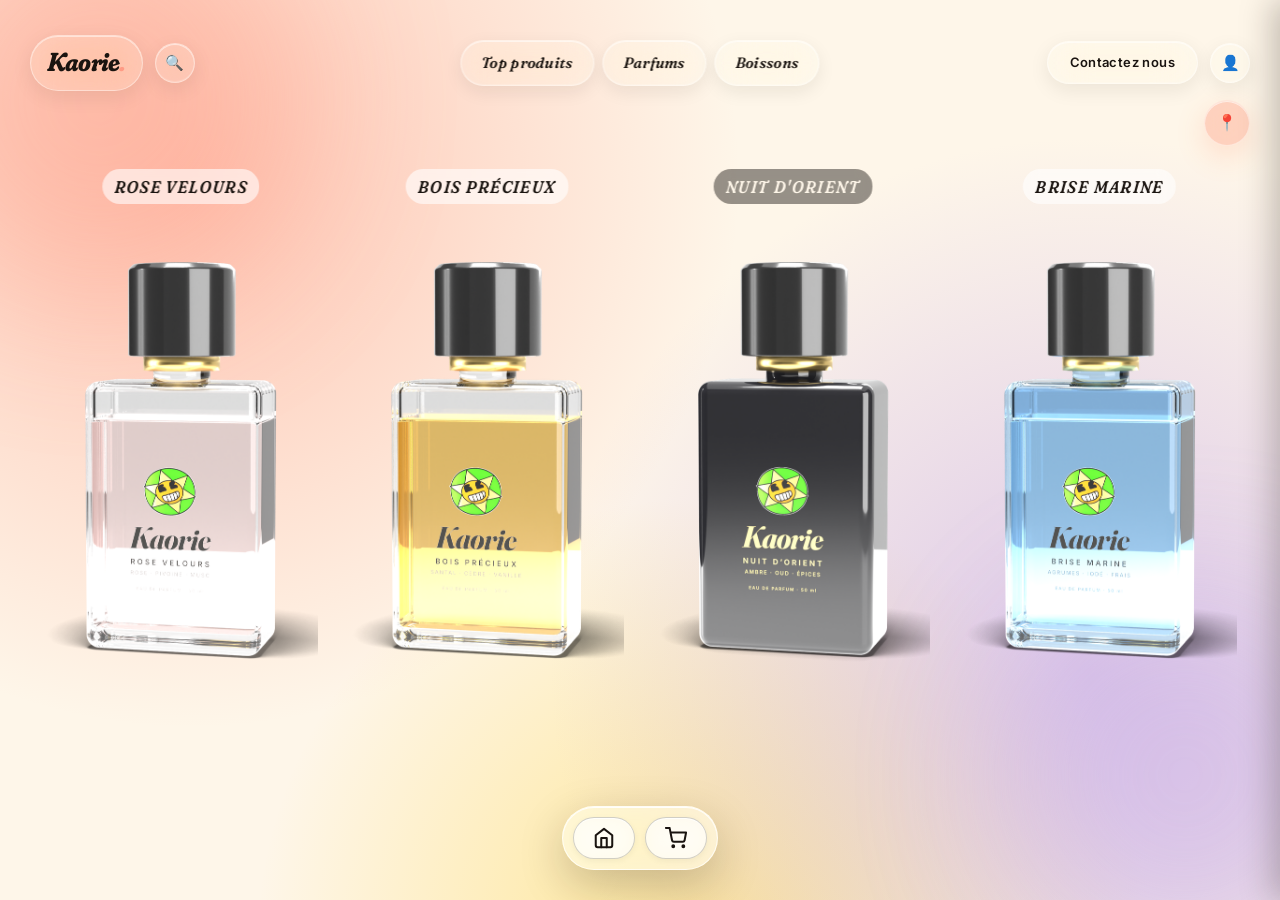
<file: parfums.html>
<!DOCTYPE html>
<html lang="fr">
<head>
    <meta charset="UTF-8">
    <meta name="version" content="2026-09-22-1626">
    <meta name="viewport" content="width=device-width, initial-scale=1.0">
    <title>Parfum — Kaorie</title>
    <link rel="icon" href="images/logo.png?v=20260922">
    <!-- feuille:common -->
    <style data-feuille="common">

/* Les polices du site : Fraunces (les titres, en italique) et Inter (le texte).
   ⚠️ L'adresse d'une police variable liste d'abord ses axes, puis une valeur
   pour CHACUN d'eux. Fraunces en a quatre — opsz, wght, SOFT, WONK — plus
   l'italique ; l'ancienne adresse n'en donnait que deux (« 9..144,400 »), et
   Google répondait « 400 : mauvaise demande ». La police n'arrivait donc
   jamais : tout le site s'affichait avec la police de secours du système. */
@import url('https://fonts.googleapis.com/css2?family=Fraunces:ital,opsz,wght,SOFT,WONK@0,9..144,100..900,0..100,0..1;1,9..144,100..900,0..100,0..1&family=Inter:wght@300..700&display=swap');


/* ======================================================================
   1. VARIABLES & POLICES
   Palette de couleurs, ombres, transitions, radius
   =================================================================== */

:root {
    --cream:        #fef6e9;
    --cream-warm:   #fbe9c8;
    --cream-deep:   #f5dcae;
    --ink:          #1a1410;
    --ink-soft:     #4a3a30;

    --peach:        #ff9b85;
    --peach-dark:   #e87862;
    --citron:       #ffd84f;
    --citron-dark:  #f0b800;
    --forest:       #0a4f3c;
    --forest-light: #1e6b54;
    --lavender:     #c4a7e7;
    --lavender-dark:#9d7dc4;
    --orange:       #ff7849;
    --pink-soft:    #ffd3c8;

    --shadow-sm:    0 3px 12px rgba(26,20,16,0.08);
    --shadow-md:    0 10px 30px rgba(26,20,16,0.12);
    --shadow-lg:    0 25px 60px rgba(26,20,16,0.18);
    --shadow-pop:   0 0 0 3px var(--ink), 8px 8px 0 0 var(--ink);

    --transition:      0.45s cubic-bezier(0.34, 1.56, 0.64, 1);
    --transition-fast: 0.25s ease;

    --radius-sm: 12px;
    --radius-md: 24px;
    --radius-lg: 40px;
    --radius-pill: 100px;
}


/* ======================================================================
   2. RESET & BASE
   Reset universel + styles body, liens, boutons
   =================================================================== */

* { margin: 0; padding: 0; box-sizing: border-box; }

html { scroll-behavior: smooth; }

body {
    font-family: 'Inter', system-ui, sans-serif;
    background: var(--cream);
    color: var(--ink);
    min-height: 100vh;
    line-height: 1.6;
    -webkit-font-smoothing: antialiased;
    overflow-x: hidden;
    position: relative;
}

a { text-decoration: none; color: inherit; }
button { cursor: pointer; font-family: inherit; border: none; background: none; }
ul { list-style: none; }
img { max-width: 100%; display: block; }


/* ======================================================================
   3. TYPOGRAPHY
   Titres avec police Fraunces
   =================================================================== */

h1, h2, h3, h4 {
    font-family: 'Fraunces', serif;
    font-weight: 700;
    letter-spacing: -0.03em;
    line-height: 1;
    font-variation-settings: "opsz" 144, "SOFT" 50, "WONK" 0;
}

h1 em, h2 em { font-style: italic; font-variation-settings: "opsz" 144, "SOFT" 100, "WONK" 1; }


/* ======================================================================
   4. ANIMATIONS PARTAGÉES
   Keyframes utilisés sur plusieurs pages
   =================================================================== */

@keyframes fadeInUp { from { opacity: 0; transform: translateY(40px); } to { opacity: 1; transform: translateY(0); } }
@keyframes fadeIn { from { opacity: 0; } to { opacity: 1; } }
@keyframes slideInRight { from { transform: translateX(110%); opacity: 0; } to { transform: translateX(0); opacity: 1; } }
@keyframes float { 0%,100% { transform: translateY(0) rotate(0); } 50% { transform: translateY(-15px) rotate(5deg); } }
@keyframes spin { from { transform: rotate(0); } to { transform: rotate(360deg); } }
@keyframes marquee { from { transform: translateX(0); } to { transform: translateX(-50%); } }
@keyframes wiggle { 0%,100% { transform: rotate(-3deg); } 50% { transform: rotate(3deg); } }
@keyframes pulse { 0%,100% { transform: scale(1); } 50% { transform: scale(1.05); } }


/* ======================================================================
   5. LOADER D'INTRO
   Écran d'accueil au chargement (style Ciao Kombucha)
   =================================================================== */

.loader-screen {
    position: fixed;
    inset: 0;
    z-index: 9999;
    background: var(--peach);
    display: flex;
    flex-direction: column;
    align-items: center;
    justify-content: center;
    overflow: hidden;
    transition: transform 1s cubic-bezier(0.76, 0, 0.24, 1);
}

.loader-screen.hide {
    transform: translateY(-100%);
}

html.loader-skip .loader-screen { display: none !important; }

.loader-greeting {
    font-family: 'Fraunces', serif;
    font-style: italic;
    font-size: 16px;
    color: var(--ink);
    letter-spacing: 0.2em;
    text-transform: uppercase;
    margin-bottom: 15px;
    animation: fadeInUp 0.6s ease-out both;
}

.loader-logo {
    position: relative;
    display: inline-block;
    font-family: 'Fraunces', serif;
    font-style: italic;
    font-weight: 800;
    font-size: clamp(100px, 24vw, 320px);
    letter-spacing: -0.05em;
    line-height: 0.9;
    text-align: center;
    font-variation-settings: "opsz" 144, "SOFT" 100, "WONK" 1;

    color: rgba(26, 20, 16, 0.12);

    animation: fadeInUp 0.9s 0.15s cubic-bezier(0.34, 1.56, 0.64, 1) both;
}

.loader-logo::before {
    content: attr(data-text);
    position: absolute;
    left: 0;
    top: 0;
    width: var(--loader-progress, 0%);
    overflow: hidden;
    white-space: nowrap;
    color: var(--ink);

    font-family: inherit;
    font-style: inherit;
    font-weight: inherit;
    letter-spacing: inherit;
    line-height: inherit;
    font-variation-settings: inherit;

    transition: width 0.18s linear;
    pointer-events: none;
}

.loader-tagline {
    position: absolute;
    bottom: 50px;
    right: 50px;
    font-family: 'Fraunces', serif;
    font-style: italic;
    font-size: 14px;
    color: var(--ink);
    letter-spacing: 0.25em;
    text-transform: uppercase;
    text-align: right;
    line-height: 1.7;
    animation: fadeIn 0.6s 0.4s both;
}

.loader-sparkle {
    position: absolute;
    color: var(--ink);
    animation: spin 7s linear infinite;
}

.loader-sparkle.ls1 { top: 12%; right: 12%; font-size: 36px; }
.loader-sparkle.ls2 { top: 18%; left: 14%; font-size: 24px; animation-duration: 9s; }
.loader-sparkle.ls3 { bottom: 22%; right: 22%; font-size: 30px; animation-duration: 11s; }
.loader-sparkle.ls4 { top: 50%; right: 6%; font-size: 20px; animation-duration: 6s; }

html.loader-active, html.loader-active body { overflow: hidden; height: 100%; }


/* ======================================================================
   17. RESPONSIVE
   Adaptations pour tablettes et mobile
   =================================================================== */

@media (max-width: 700px) {
    .loader-counter { left: 25px; bottom: 25px; }
    .loader-tagline { right: 25px; bottom: 30px; font-size: 11px; }
    .loader-sparkle.ls1, .loader-sparkle.ls3 { font-size: 22px; }
}


/* ======================================================================
   6. SEARCH DROPDOWN
   Recherche progressive avec clip-path (effet liquid glass)
   =================================================================== */

.search-overlay {
    position: fixed;
    top: 42px;            
    left: 150px;          
    z-index: 90;          
    width: min(340px, calc(100vw - 540px));

    transform: translateX(-15px);
    opacity: 0;
    pointer-events: none;
    transition:
        transform 0.55s cubic-bezier(0.34, 1.56, 0.64, 1),
        opacity 0.3s ease;
}

.search-overlay.open {
    transform: translateX(0);
    opacity: 1;
    pointer-events: auto;
}

.search-input-wrap {
    position: relative;

    background: rgba(255, 255, 255, 0.22);
    backdrop-filter: blur(24px) saturate(200%);
    -webkit-backdrop-filter: blur(24px) saturate(200%);
    border-radius: 100px;
    border: 1px solid rgba(255, 255, 255, 0.4);
    box-shadow:
        inset 0 1px 0 rgba(255, 255, 255, 0.55),
        inset 0 -1px 0 rgba(255, 255, 255, 0.15),
        0 8px 24px rgba(26, 20, 16, 0.12);

    clip-path: inset(0 100% 0 0 round 100px);
    transition: clip-path 0.55s cubic-bezier(0.34, 1.56, 0.64, 1);
}

.search-overlay.open .search-input-wrap {
    clip-path: inset(0 0 0 0 round 100px);
}

.search-input {
    width: 100%;
    padding: 11px 26px 11px 50px;  
    font-size: 14px;
    font-family: 'Inter', sans-serif;
    background: transparent;
    border: none;
    color: var(--ink);
    border-radius: 100px;
    outline: none;
    text-shadow: 0 1px 0 rgba(255, 255, 255, 0.3);

    opacity: 0;
    transition: opacity 0.3s 0.35s;
}

.search-overlay.open .search-input {
    opacity: 1;
}

.search-input::placeholder {
    color: var(--ink-soft);
    font-style: italic;
    opacity: 0.7;
}

.search-results {
    margin-top: 10px;
    background: rgba(255, 255, 255, 0.28);
    backdrop-filter: blur(28px) saturate(200%);
    -webkit-backdrop-filter: blur(28px) saturate(200%);
    border-radius: 24px;
    border: 1px solid rgba(255, 255, 255, 0.4);
    box-shadow:
        inset 0 1px 0 rgba(255, 255, 255, 0.5),
        0 12px 35px rgba(26, 20, 16, 0.15);
    overflow: hidden;
    max-height: 60vh;
    overflow-y: auto;

    opacity: 0;
    transform: translateY(-8px);
    transition: opacity 0.3s 0.4s, transform 0.3s 0.4s;
}

.search-results:empty {
    display: none;
}

.search-overlay.open .search-results:not(:empty) {
    opacity: 1;
    transform: translateY(0);
}

.search-results:empty {
    display: none;
}

.search-count {
    padding: 12px 24px 8px;
    font-family: 'Fraunces', serif;
    font-style: italic;
    font-size: 11px;
    color: var(--ink-soft);
    letter-spacing: 0.1em;
    text-transform: uppercase;
    border-bottom: 1px solid rgba(0, 0, 0, 0.05);
}

.search-count em {
    color: var(--peach-dark);
    font-weight: 600;
    font-style: italic;
}

.search-result-item {
    display: block;
    padding: 13px 24px;
    border-bottom: 1px solid rgba(0, 0, 0, 0.05);
    color: var(--ink);
    text-decoration: none;
    transition: all 0.2s ease;
    animation: fadeInDown 0.3s ease-out both;
}

@keyframes fadeInDown {
    from { opacity: 0; transform: translateY(-8px); }
    to   { opacity: 1; transform: translateY(0); }
}

.search-result-item:last-child { border-bottom: none; }

.search-result-item:hover {
    background: rgba(255, 155, 133, 0.18);
    padding-left: 32px;
}

.search-result-item .name {
    font-family: 'Fraunces', serif;
    font-style: italic;
    font-weight: 600;
    font-size: 17px;
    color: var(--ink);
    line-height: 1.2;
}

.search-result-item .meta {
    display: block;
    font-family: 'Inter', sans-serif;
    font-style: normal;
    font-size: 11px;
    color: var(--ink-soft);
    text-transform: uppercase;
    letter-spacing: 0.12em;
    margin-top: 3px;
}

.search-no-results {
    padding: 30px 24px;
    text-align: center;
    font-family: 'Fraunces', serif;
    font-style: italic;
    font-size: 14px;
    color: var(--ink-soft);
    line-height: 1.6;
}

@media (max-width: 600px) {
    .search-overlay {
        width: calc(100vw - 30px);
        top: 75px;
    }
}


/* ======================================================================
   7. MENU BURGER OVERLAY
   Panneau de navigation alternative
   =================================================================== */

.menu-panel {
    position: fixed;
    inset: 0;
    z-index: 500;
    display: flex;
    flex-direction: column;
    align-items: center;
    justify-content: center;

    background: rgba(254, 246, 233, 0.7);
    backdrop-filter: blur(30px) saturate(180%);
    -webkit-backdrop-filter: blur(30px) saturate(180%);

    opacity: 0;
    pointer-events: none;
    transition: opacity 0.5s cubic-bezier(0.4, 0, 0.2, 1);
}

.menu-panel.open {
    opacity: 1;
    pointer-events: auto;
}

.menu-close {
    position: absolute;
    top: 30px;
    right: 40px;
    width: 48px;
    height: 48px;
    border-radius: 50%;
    background: rgba(255, 255, 255, 0.25);
    backdrop-filter: blur(20px) saturate(180%);
    -webkit-backdrop-filter: blur(20px) saturate(180%);
    border: 1px solid rgba(255, 255, 255, 0.4);
    box-shadow:
        inset 0 1px 0 rgba(255, 255, 255, 0.5),
        0 6px 20px rgba(26, 20, 16, 0.1);
    font-size: 22px;
    color: var(--ink);
    cursor: pointer;
    transition: all var(--transition);
}

.menu-close:hover {
    background: var(--peach);
    transform: rotate(90deg) scale(1.1);
}

.menu-nav {
    display: flex;
    flex-direction: column;
    gap: 8px;
    text-align: center;
}

.menu-nav a {
    font-family: 'Fraunces', serif;
    font-style: italic;
    font-weight: 700;
    font-size: clamp(36px, 6vw, 78px);
    color: var(--ink);
    letter-spacing: -0.03em;
    font-variation-settings: "opsz" 144, "SOFT" 100, "WONK" 1;
    line-height: 1.1;
    padding: 4px 16px;
    position: relative;
    transition: color 0.3s, transform 0.4s cubic-bezier(0.34, 1.56, 0.64, 1);

    opacity: 0;
    transform: translateY(40px);
}

.menu-panel.open .menu-nav a {
    opacity: 1;
    transform: translateY(0);
    transition: opacity 0.6s, transform 0.7s cubic-bezier(0.34, 1.56, 0.64, 1), color 0.3s;
}

.menu-panel.open .menu-nav a:nth-child(1) { transition-delay: 0.15s; }
.menu-panel.open .menu-nav a:nth-child(2) { transition-delay: 0.22s; }
.menu-panel.open .menu-nav a:nth-child(3) { transition-delay: 0.29s; }
.menu-panel.open .menu-nav a:nth-child(4) { transition-delay: 0.36s; }
.menu-panel.open .menu-nav a:nth-child(5) { transition-delay: 0.43s; }
.menu-panel.open .menu-nav a:nth-child(6) { transition-delay: 0.50s; }
.menu-panel.open .menu-nav a:nth-child(7) { transition-delay: 0.57s; }

.menu-nav a:hover {
    color: var(--peach-dark);
    transform: translateY(-3px) rotate(-1deg) !important;
}

.menu-panel .menu-sparkle {
    position: absolute;
    color: var(--ink);
    animation: spin 8s linear infinite;
    opacity: 0.5;
}
.menu-panel .menu-sparkle.ms1 { top: 15%; left: 12%; font-size: 30px; }
.menu-panel .menu-sparkle.ms2 { bottom: 18%; right: 15%; font-size: 24px; animation-duration: 10s; }
.menu-panel .menu-sparkle.ms3 { top: 25%; right: 18%; font-size: 20px; animation-duration: 12s; }

html.menu-open, html.menu-open body { overflow: hidden; }

.icon-btn.menu-toggle.active { background: var(--peach); }

.icon-btn#music-toggle.playing,
#music-toggle.playing {
    background: rgba(255, 155, 133, 0.6);
    border-color: rgba(255, 255, 255, 0.55);
    color: var(--ink);
    animation: pulse 1.5s ease-in-out infinite;
    box-shadow:
        inset 0 1px 0 rgba(255, 255, 255, 0.6),
        0 0 0 0 rgba(255, 155, 133, 0.7),
        0 6px 20px rgba(255, 120, 73, 0.25);
}

#music-toggle.playing::before {
    content: "";
    position: absolute;
    inset: -1px;
    border-radius: 50%;
    border: 2px solid var(--peach);
    animation: pulse-ring 1.8s cubic-bezier(0.4, 0, 0.2, 1) infinite;
    pointer-events: none;
}

@keyframes pulse-ring {
    0%   { transform: scale(1);   opacity: 0.8; }
    100% { transform: scale(1.6); opacity: 0; }
}


/* ======================================================================
   8. HEADER (sticky)
   Barre de navigation principale collée en haut
   =================================================================== */

.header {
    position: sticky;
    top: 15px;
    z-index: 100;
    display: flex;
    align-items: center;
    justify-content: space-between;
    padding: 20px 30px;

    background: transparent;
    border: none;
    box-shadow: none;
    backdrop-filter: none;
    -webkit-backdrop-filter: none;

    animation: fadeIn 0.6s ease-out both;
}

.header-left { display: flex; align-items: center; gap: 12px; }

.logo {
    font-family: 'Fraunces', serif;
    font-size: 26px;
    font-weight: 700;
    letter-spacing: -0.03em;
    color: var(--ink);
    font-style: italic;
    font-variation-settings: "opsz" 144, "SOFT" 100, "WONK" 1;
    padding: 6px 16px;
    border-radius: 100px;

    background: rgba(255, 255, 255, 0.22);
    backdrop-filter: blur(20px) saturate(180%);
    -webkit-backdrop-filter: blur(20px) saturate(180%);
    border: 1px solid rgba(255, 255, 255, 0.4);
    box-shadow:
        inset 0 1px 0 rgba(255, 255, 255, 0.5),
        0 6px 20px rgba(26, 20, 16, 0.08);

    transition: all var(--transition);
}

.logo:hover {
    transform: rotate(-3deg) scale(1.05);
    background: rgba(255, 255, 255, 0.32);
}

.logo span { color: var(--peach); }

.search-icon, .icon-btn {
    position: relative;
    width: 40px;
    height: 40px;
    border-radius: 50%;
    display: flex;
    align-items: center;
    justify-content: center;
    font-size: 15px;
    color: var(--ink);

    background: rgba(255, 255, 255, 0.22);
    backdrop-filter: blur(20px) saturate(180%);
    -webkit-backdrop-filter: blur(20px) saturate(180%);
    border: 1px solid rgba(255, 255, 255, 0.4);
    box-shadow:
        inset 0 1px 0 rgba(255, 255, 255, 0.55),
        inset 0 -1px 0 rgba(255, 255, 255, 0.15),
        0 6px 20px rgba(26, 20, 16, 0.08);

    transition: all var(--transition);
}

.search-icon:hover, .icon-btn:hover {
    background: rgba(255, 255, 255, 0.35);
    border-color: rgba(255, 255, 255, 0.6);
    transform: translateY(-2px) scale(1.05);
    box-shadow:
        inset 0 1px 0 rgba(255, 255, 255, 0.7),
        0 10px 30px rgba(26, 20, 16, 0.12);
}

.header-center {
    position: absolute;
    left: 50%;
    top: 50%;
    transform: translate(-50%, -50%);
    display: flex;
    align-items: center;
    gap: 8px;
    z-index: 1;
}

.header-center a {
    padding: 10px 20px;
    border-radius: 100px;
    font-family: 'Fraunces', serif;
    font-style: italic;
    font-size: 15px;
    font-weight: 600;
    letter-spacing: 0.02em;
    color: var(--ink);
    white-space: nowrap;

    background: rgba(255, 255, 255, 0.22);
    backdrop-filter: blur(20px) saturate(180%);
    -webkit-backdrop-filter: blur(20px) saturate(180%);
    border: 1px solid rgba(255, 255, 255, 0.4);
    box-shadow:
        inset 0 1px 0 rgba(255, 255, 255, 0.55),
        inset 0 -1px 0 rgba(255, 255, 255, 0.15),
        0 6px 18px rgba(26, 20, 16, 0.08);

    transition: all var(--transition);
}

.header-center a:hover {
    background: var(--peach);
    border-color: rgba(255, 255, 255, 0.7);
    transform: translateY(-2px);
    box-shadow:
        inset 0 1px 0 rgba(255, 255, 255, 0.7),
        0 10px 25px rgba(255, 120, 73, 0.25);
}

@media (max-width: 900px) {
    .header-center { display: none; }
}

.header-right { display: flex; align-items: center; gap: 12px; }

.contact-btn {
    padding: 10px 22px;
    border-radius: var(--radius-pill);
    color: var(--ink);
    font-size: 13px;
    font-weight: 600;
    letter-spacing: 0.03em;

    background: rgba(255, 255, 255, 0.22);
    backdrop-filter: blur(20px) saturate(180%);
    -webkit-backdrop-filter: blur(20px) saturate(180%);
    border: 1px solid rgba(255, 255, 255, 0.4);
    box-shadow:
        inset 0 1px 0 rgba(255, 255, 255, 0.55),
        inset 0 -1px 0 rgba(255, 255, 255, 0.15),
        0 6px 20px rgba(26, 20, 16, 0.08);

    transition: all var(--transition);
}

.contact-btn:hover {
    
    background: radial-gradient(circle at 30% 30%, rgba(255, 155, 133, 0.85) 0%, rgba(255, 120, 73, 0.6) 100%);
    border-color: rgba(255, 255, 255, 0.6);
    transform: translateY(-2px) scale(1.02);
    box-shadow:
        inset 0 1px 0 rgba(255, 255, 255, 0.7),
        0 10px 30px rgba(255, 120, 73, 0.25);
}


/* ======================================================================
   10. ICÔNE LOCALISATION
   Bouton 📍 fixed avec pulse-ring décoratif
   =================================================================== */

.location-icon {
    position: fixed;
    right: 30px;
    top: 100px;
    z-index: 99;
    width: 46px;
    height: 46px;
    border-radius: 50%;
    color: var(--ink);
    display: flex;
    align-items: center;
    justify-content: center;

    background: rgba(255, 155, 133, 0.4);
    backdrop-filter: blur(24px) saturate(200%);
    -webkit-backdrop-filter: blur(24px) saturate(200%);
    border: 1px solid rgba(255, 255, 255, 0.45);
    box-shadow:
        inset 0 1px 0 rgba(255, 255, 255, 0.6),
        0 10px 30px rgba(255, 120, 73, 0.2);

    transition: all var(--transition);
    animation: float 4s ease-in-out infinite;
}

.location-icon:hover {
    transform: scale(1.15) rotate(-10deg);
    background: rgba(255, 216, 79, 0.5); 
}


/* ======================================================================
   9. MAIN (layout)
   Conteneur principal et utilitaires de mise en page
   =================================================================== */

.main {
    padding: 50px 40px 140px;
    min-height: calc(100vh - 130px);
    position: relative;
}

.page-title {
    text-align: center;
    font-size: clamp(60px, 10vw, 130px);
    margin-bottom: 50px;
    letter-spacing: -0.04em;
    animation: fadeInUp 0.8s cubic-bezier(0.4, 0, 0.2, 1) both;
}

.page-title em { color: var(--peach); }

.cart-backdrop {
    position: fixed;
    inset: 0;
    background: rgba(26, 20, 16, 0.4);
    backdrop-filter: blur(4px);
    -webkit-backdrop-filter: blur(4px);
    z-index: 90;
    opacity: 0;
    pointer-events: none;
    transition: opacity 0.4s ease;
}
.cart-backdrop.open {
    opacity: 1;
    pointer-events: auto;
}


/* ======================================================================
   11. DRAWER PANIER
   Panneau glissant depuis la droite (Léa)
   =================================================================== */

.cart-drawer {
    position: fixed;
    top: 0;
    right: 0;
    width: 420px;
    max-width: 92vw;
    height: 100vh;
    background: var(--cream);
    border-left: 2px solid var(--ink);
    box-shadow: -8px 0 30px rgba(26, 20, 16, 0.25);
    padding: 60px 30px 30px;
    display: flex;
    flex-direction: column;
    z-index: 100;
    transform: translateX(100%);
    transition: transform 0.5s cubic-bezier(0.34, 1.56, 0.64, 1);
}
.cart-drawer.open {
    transform: translateX(0);
}

.cart-drawer-close {
    position: absolute;
    top: 18px;
    right: 18px;
    width: 38px;
    height: 38px;
    border-radius: 50%;
    border: 1.5px solid var(--ink);
    background: var(--cream);
    color: var(--ink);
    font-size: 22px;
    line-height: 1;
    cursor: pointer;
    transition: all var(--transition-fast);
    z-index: 2;
    display: flex;
    align-items: center;
    justify-content: center;
}
.cart-drawer-close:hover {
    background: var(--peach);
    transform: rotate(90deg);
}

.cart-clear-btn {
    width: 100%;
    margin-top: 10px;
    padding: 10px;
    background: transparent;
    color: var(--ink-soft);
    border: 1.5px solid var(--ink-soft);
    border-radius: var(--radius-pill);
    font-family: 'Fraunces', serif;
    font-style: italic;
    font-size: 12px;
    cursor: pointer;
    transition: all var(--transition-fast);
}
.cart-clear-btn:hover {
    background: var(--ink);
    color: var(--cream);
    border-color: var(--ink);
}

.cart-drawer .cart-items {
    flex: 1;
    overflow-y: auto;
}

/* La contenance d'une ligne du panier (« 50 ml », « 1 L »). C'est elle qui
   distingue deux lignes du même produit : discrète, mais toujours lue. */
.cart-item-size {
    display: block;
    font: 11px/1.5 'Inter', sans-serif;
    letter-spacing: 0.04em;
    color: color-mix(in srgb, var(--ink) 62%, transparent);
    margin-top: 2px;
}

.cart-item-engraving {
    display: inline-flex;
    align-items: center;
    gap: 6px;
    margin-top: 4px;
    font-family: 'Fraunces', serif;
    font-style: italic;
    font-size: 12px;
    color: var(--peach-dark);
    letter-spacing: 0.02em;
}
.cart-item-engraving::before {
    content: "✦";
    font-size: 11px;
    color: var(--peach-dark);
}


/* ======================================================================
   12. MODAL DE GRAVURE
   Personnalisation des flacons (Mathis)
   =================================================================== */

.engraving-modal {
    position: fixed;
    top: 50%;
    left: 50%;
    transform: translate(-50%, -50%) scale(0.9);
    width: 460px;
    max-width: 92vw;
    background: var(--cream);
    border: 2px solid var(--ink);
    border-radius: var(--radius-md);
    box-shadow: 8px 8px 0 0 var(--ink);
    padding: 50px 36px 36px;
    z-index: 110;
    opacity: 0;
    pointer-events: none;
    transition: all 0.5s cubic-bezier(0.34, 1.56, 0.64, 1);
}
.engraving-modal.open {
    opacity: 1;
    pointer-events: auto;
    transform: translate(-50%, -50%) scale(1);
}

.engraving-modal .modal-close {
    position: absolute;
    top: 14px;
    right: 14px;
    width: 38px;
    height: 38px;
    border-radius: 50%;
    border: 1.5px solid var(--ink);
    background: var(--cream);
    color: var(--ink);
    font-size: 22px;
    line-height: 1;
    cursor: pointer;
    transition: all var(--transition-fast);
    display: flex;
    align-items: center;
    justify-content: center;
}
.engraving-modal .modal-close:hover {
    background: var(--peach);
    transform: rotate(90deg);
}

.engraving-modal h3 {
    font-family: 'Fraunces', serif;
    font-style: italic;
    font-size: 26px;
    font-weight: 700;
    color: var(--ink);
    text-align: center;
    margin-bottom: 8px;
    font-variation-settings: "opsz" 144, "SOFT" 100, "WONK" 1;
}

.engraving-modal .modal-desc {
    font-family: 'Fraunces', serif;
    font-style: italic;
    font-size: 13px;
    color: var(--ink-soft);
    text-align: center;
    margin-bottom: 28px;
    line-height: 1.5;
}

.engraving-preview {
    background: linear-gradient(135deg, #f5e9d0 0%, #ffe6b8 100%);
    border: 1.5px solid var(--ink);
    border-radius: var(--radius-sm);
    padding: 24px 16px;
    text-align: center;
    margin-bottom: 22px;
    min-height: 80px;
    display: flex;
    align-items: center;
    justify-content: center;
    box-shadow: inset 0 2px 8px rgba(26, 20, 16, 0.08);
    position: relative;
    overflow: hidden;
}

.engraving-preview::before {
    content: "✦";
    position: absolute;
    top: 10px;
    left: 14px;
    font-size: 12px;
    color: var(--peach-dark);
    opacity: 0.5;
}
.engraving-preview::after {
    content: "✦";
    position: absolute;
    bottom: 10px;
    right: 14px;
    font-size: 12px;
    color: var(--peach-dark);
    opacity: 0.5;
}

.engraving-preview-text {
    font-family: 'Fraunces', serif;
    font-style: italic;
    font-size: 26px;
    font-weight: 600;
    color: var(--ink);
    letter-spacing: 0.04em;
    
    text-shadow:
        0 1px 0 rgba(255, 255, 255, 0.5),
        0 -1px 1px rgba(26, 20, 16, 0.25);
    font-variation-settings: "opsz" 144, "SOFT" 50, "WONK" 1;
    transition: opacity 0.3s ease;
}

.engraving-preview-text.placeholder {
    opacity: 0.35;
    font-style: italic;
}

.engraving-input-wrap {
    position: relative;
    margin-bottom: 24px;
}

.engraving-input {
    width: 100%;
    padding: 14px 60px 14px 18px;
    background: var(--cream-warm);
    border: 1.5px solid var(--ink);
    border-radius: var(--radius-pill);
    font-family: 'Fraunces', serif;
    font-style: italic;
    font-size: 16px;
    color: var(--ink);
    outline: none;
    transition: all var(--transition-fast);
}
.engraving-input::placeholder {
    color: var(--ink-soft);
    opacity: 0.5;
}
.engraving-input:focus {
    border-color: var(--peach-dark);
    box-shadow: 0 0 0 3px rgba(255, 155, 133, 0.2);
}

.engraving-input-wrap .char-count {
    position: absolute;
    top: 50%;
    right: 18px;
    transform: translateY(-50%);
    font-family: 'Fraunces', serif;
    font-style: italic;
    font-size: 12px;
    color: var(--ink-soft);
    pointer-events: none;
}

.engraving-modal .modal-confirm {
    width: 100%;
    padding: 16px;
    
    background: linear-gradient(135deg, #1a1410 0%, #2a221c 100%);
    color: var(--cream);
    border: 1.5px solid var(--ink);
    border-radius: var(--radius-pill);
    font-family: 'Fraunces', serif;
    font-style: italic;
    font-size: 14px;
    font-weight: 600;
    letter-spacing: 0.04em;
    cursor: pointer;
    transition: all var(--transition);
}
.engraving-modal .modal-confirm:hover {
    
    background: radial-gradient(circle at 50% 50%, var(--peach) 0%, #ff9b85 100%);
    color: var(--ink);
    transform: translate(-2px, -2px);
    box-shadow: 4px 4px 0 0 var(--ink);
}
.engraving-modal .modal-confirm:disabled {
    opacity: 0.5;
    cursor: not-allowed;
    transform: none;
    box-shadow: none;
}


/* ======================================================================
   13. BANDEAU COOKIES
   Apparition 1s + flou si refus (SAE 203 obligatoire)
   =================================================================== */

.cookie-banner {
    position: fixed;
    bottom: 0;
    left: 0;
    right: 0;
    background: linear-gradient(180deg, rgba(254, 246, 233, 0.97) 0%, var(--cream) 100%);
    border-top: 2px solid var(--ink);
    box-shadow: 0 -8px 30px rgba(26, 20, 16, 0.15);
    padding: 24px 36px;
    z-index: 200;
    transform: translateY(100%);
    transition: transform 0.5s cubic-bezier(0.34, 1.56, 0.64, 1);
    display: flex;
    align-items: center;
    justify-content: space-between;
    gap: 30px;
    flex-wrap: wrap;
}
.cookie-banner.show {
    transform: translateY(0);
}

.cookie-text {
    font-family: 'Fraunces', serif;
    font-style: italic;
    font-size: 15px;
    color: var(--ink);
    line-height: 1.5;
    flex: 1;
    min-width: 280px;
}
.cookie-text strong {
    font-weight: 700;
    color: var(--peach-dark);
    font-style: normal;
}

.cookie-options {
    display: flex;
    gap: 18px;
    align-items: center;
}

.cookie-option {
    display: flex;
    align-items: center;
    gap: 10px;
    cursor: pointer;
    padding: 10px 18px;
    border-radius: 50px;
    border: 1.5px solid var(--ink);
    background: var(--cream);
    font-family: 'Fraunces', serif;
    font-style: italic;
    font-size: 14px;
    transition: all var(--transition-fast);
    user-select: none;
}
.cookie-option:hover {
    background: var(--peach);
    transform: translate(-2px, -2px);
    box-shadow: 3px 3px 0 0 var(--ink);
}
.cookie-option input[type="checkbox"] {
    width: 18px;
    height: 18px;
    accent-color: var(--peach-dark);
    cursor: pointer;
}

/* Le floutage qui suivait un refus des cookies a été retiré le 22/09/2026.
   Refuser rendait le site inutilisable — tout flou, plus rien de cliquable,
   et aucun moyen de revenir en arrière. Un refus coupe maintenant le suivi
   des clics (la seule chose que le site enregistrait) et rien d'autre. */


/* ======================================================================
   14. ANIMATION CLIC BOUTON
   btn-pop : agrandissement progressif au clic (SAE 203 point e)
   =================================================================== */

@keyframes btn-pop {
    0%   { transform: scale(1); }
    50%  { transform: scale(1.12); }
    100% { transform: scale(1); }
}
.btn-clicked {
    animation: btn-pop 0.4s cubic-bezier(0.34, 1.56, 0.64, 1);
}

@keyframes btn-pop-centered {
    0%   { transform: translateX(-50%) scale(1); }
    50%  { transform: translateX(-50%) scale(1.12); }
    100% { transform: translateX(-50%) scale(1); }
}
.btn-clicked-centered {
    animation: btn-pop-centered 0.4s cubic-bezier(0.34, 1.56, 0.64, 1);
}


/* ======================================================================
   15. FOOTER NAV
   Barre flottante en bas avec icônes principales
   =================================================================== */

.footer-nav {
    position: fixed;
    bottom: 30px;
    
    left: 0;
    right: 0;
    margin: 0 auto;
    width: fit-content;
    display: flex;
    gap: 10px;
    padding: 10px;
    border-radius: 50px;
    z-index: 60;

    background: rgba(255, 255, 255, 0.55);
    backdrop-filter: blur(28px) saturate(200%);
    -webkit-backdrop-filter: blur(28px) saturate(200%);
    border: 1.5px solid rgba(255, 255, 255, 0.75);
    box-shadow:
        inset 0 1px 0 rgba(255, 255, 255, 0.9),
        0 15px 45px rgba(26, 20, 16, 0.22);

    animation: fadeInUp 0.6s 0.3s cubic-bezier(0.4, 0, 0.2, 1) both;
}

.footer-nav .icon-btn {
    width: 62px;
    height: 42px;
    border-radius: 30px;
    background: rgba(255, 255, 255, 0.55);
    backdrop-filter: blur(10px);
    border: 1.5px solid rgba(0, 0, 0, 0.18);
    box-shadow:
        inset 0 1px 0 rgba(255, 255, 255, 0.85),
        0 2px 6px rgba(26, 20, 16, 0.05);
    color: var(--ink);
    transition: all var(--transition);
}

.footer-nav .icon-btn:hover {
    background: var(--peach);
    border-color: var(--ink);
    color: var(--ink);
    transform: translateY(-3px);
    box-shadow:
        inset 0 1px 0 rgba(255, 255, 255, 0.5),
        0 8px 22px rgba(255, 120, 73, 0.3);
}

.footer-nav .icon-btn svg {
    width: 22px;
    height: 22px;
    stroke: currentColor;
    stroke-width: 2.2;
    fill: none;
    stroke-linecap: round;
    stroke-linejoin: round;
}


/* ======================================================================
   16. BLOBS DÉCORATIFS
   Cercles colorés flottants en fond
   =================================================================== */

.blob {
    position: fixed;
    border-radius: 50%;
    filter: blur(80px);
    opacity: 0.4;
    z-index: 0;
    pointer-events: none;
}

.blob.b1 { width: 400px; height: 400px; background: var(--peach); top: -100px; left: -100px; animation: float 12s ease-in-out infinite; }
.blob.b2 { width: 350px; height: 350px; background: var(--lavender); bottom: -50px; right: -80px; animation: float 15s ease-in-out infinite reverse; }
.blob.b3 { width: 250px; height: 250px; background: var(--citron); top: 50%; left: 50%; animation: float 10s ease-in-out infinite; }

@media (max-width: 1100px) {
    .products-grid { grid-template-columns: repeat(2, 1fr); }
    .product-detail-wrap { padding: 20px 10px; }
    .product-description-box {
        position: relative;
        left: auto;
        bottom: auto;
        transform: none;
        margin-top: 30px;
    }
    .cart-sidebar {
        position: relative;
        right: auto;
        top: auto;
        width: 100%;
        max-width: 480px;
        margin: 30px auto;
    }
}

@media (max-width: 700px) {
    .marquee-track span { font-size: 12px; padding: 0 15px; }
    .header { padding: 15px 20px; top: 32px; }
    .header-center { display: none; }
    .contact-btn { display: none; }
    .location-icon { top: auto; bottom: 100px; right: 20px; }
    .main { padding: 30px 20px 140px; }
    .page-title { font-size: 50px; margin-bottom: 30px; }
    .hero { height: 65vh; }
    .products-grid { grid-template-columns: 1fr; gap: 20px; }
    .product-detail-carousel { gap: 15px; }
    .product-detail-img { width: 240px; }
    .arrow-nav { width: 50px; height: 50px; }
    .form-container { padding: 30px 25px; }
}

/* ======================================================================
   IMAGES DES PRODUITS
   Une seule définition pour tout le site : la classe du produit
   (`parfum-1`, `boisson-3`…) porte son image, où qu'elle soit posée —
   vignette du catalogue, miniature d'une fiche, ligne du panier.
   C'est ici, dans la feuille chargée par TOUTES les pages, parce que le
   panier ne charge pas catalog.css : ses vignettes restaient vides.
   Les couleurs de fond, elles, restent propres à chaque page.
   =================================================================== */
.parfum-1, .parfum-2, .parfum-3, .parfum-4,
.boisson-1, .boisson-2, .boisson-3, .boisson-4 {
    background-size: contain;
    background-position: center;
    background-repeat: no-repeat;
}
.parfum-1  { background-image: url('images/parfum-blanc-cut.png?v=20260922'); }
.parfum-2  { background-image: url('images/parfum-jaune-cut.png?v=20260922'); }
.parfum-3  { background-image: url('images/parfum-noir-cut.png?v=20260922'); }
.parfum-4  { background-image: url('images/parfum-bleu-cut.png?v=20260922'); }
.boisson-1 { background-image: url('images/boisson-gingembre-cut.png?v=20260922'); }
.boisson-2 { background-image: url('images/boisson-menthe-cut.png?v=20260922'); }
.boisson-3 { background-image: url('images/boisson-citron-cut.png?v=20260922'); }
.boisson-4 { background-image: url('images/boisson-framboise-cut.png?v=20260922'); }


/* ======================================================================
   BOUTON DU MENU (petits écrans)
   La navigation du haut (.header-center) disparaît sous 700 px ; sans ce
   bouton, le panneau de menu existait dans la page mais rien ne pouvait
   l'ouvrir — impossible d'aller aux Parfums ou aux Boissons au téléphone.
   =================================================================== */
.menu-toggle { display: none; }
@media (max-width: 700px) {
    .menu-toggle { display: inline-flex; align-items: center; justify-content: center; font-size: 18px; }
}

/* ======================================================================
   SI LE VISITEUR A DEMANDÉ MOINS D'ANIMATIONS
   (Réglages système → Accessibilité → Réduire les animations)
   Vingt et un éléments du site arrivent par une animation en `both` :
   ils commencent donc invisibles et ne deviennent visibles qu'une fois
   l'animation jouée. Si quelque chose empêche cette animation, la page
   paraît vide. Ici on coupe le mouvement mais on garde tout visible.
   =================================================================== */
@media (prefers-reduced-motion: reduce) {
    *, *::before, *::after {
        animation-duration: 0.01ms !important;
        animation-iteration-count: 1 !important;
        animation-delay: 0ms !important;
        transition-duration: 0.01ms !important;
        scroll-behavior: auto !important;
    }
}

/* ======================================================================
   TÉMOIN DE FIN DE FICHIER
   Dernière règle de la feuille : elle pose une variable. Le petit script
   en tête de chaque page vérifie que la variable est là ; si elle manque,
   c'est que le navigateur n'a pas la feuille en entier, et il la recharge.
   Ne rien écrire après cette règle.
   =================================================================== */
:root { --feuille-common: ok; }

    </style>
    <!-- /feuille:common -->
    <!-- feuille:catalog -->
    <style data-feuille="catalog">


/* ======================================================================
   1. IMAGE DE FOND CATALOGUE
   Fond des pages parfums/boissons/top-produits (palette de la marque)
   =================================================================== */

body.has-catalog-bg {
    /* La photo de lac de la version d'origine (origine inconnue, donc pas de
       licence) est remplacée par la palette de la marque : crème, pêche,
       lavande, citron — les mêmes teintes que le héros et les blobs. */
    background:
        radial-gradient(circle at 15% 20%, color-mix(in srgb, var(--peach) 55%, transparent) 0%, transparent 42%),
        radial-gradient(circle at 85% 75%, color-mix(in srgb, var(--lavender) 60%, transparent) 0%, transparent 42%),
        radial-gradient(circle at 55% 105%, color-mix(in srgb, var(--citron) 55%, transparent) 0%, transparent 38%),
        var(--cream);
    background-attachment: fixed;
}

body.has-catalog-bg .main {
    padding-top: 12vh;       
    padding-bottom: 180px;   
}

body.has-top-grid .main {
    padding-top: 140px;
    padding-bottom: 170px;
}

/* Huit produits = deux rangées. Le rang (#1…#8) et le nom sont posés
   au-dessus de chaque carte : sans cette gouttière, ceux de la deuxième
   rangée viendraient sur les bouteilles de la première. */
body.has-top-grid .products-grid { row-gap: 120px; }
body.has-top-grid .bottle-card .product-img { aspect-ratio: 3 / 4.2; }

.bottles-grid .click-label { display: none; }


/* ======================================================================
   2. GRID CSS DES PRODUITS
   Grille 4 colonnes (annexe 1 & 2 SAE 203)
   =================================================================== */

.products-grid {
    display: grid;
    grid-template-columns: repeat(4, 1fr);
    gap: 25px;
    max-width: 1400px;
    margin: 0 auto;
}


/* ======================================================================
   3. CARDS PRODUITS
   Cards individuelles avec animation fadeInUp
   =================================================================== */

.product-card {
    position: relative;
    cursor: pointer;
    display: flex;
    flex-direction: column;
    animation: fadeInUp 0.7s cubic-bezier(0.34, 1.56, 0.64, 1) both;
}

.product-card:nth-child(1) { animation-delay: 0.05s; }
.product-card:nth-child(2) { animation-delay: 0.15s; }
.product-card:nth-child(3) { animation-delay: 0.25s; }
.product-card:nth-child(4) { animation-delay: 0.35s; }

.product-card .click-label {
    font-family: 'Fraunces', serif;
    font-size: 13px;
    font-style: italic;
    color: var(--ink);
    text-align: center;
    margin-bottom: 10px;
    opacity: 0.6;
    transition: opacity var(--transition-fast);
}

.product-card:hover .click-label { opacity: 1; }

.product-img {
    aspect-ratio: 3 / 5;
    position: relative;
    overflow: hidden;
    border-radius: var(--radius-md);
    border: 2px solid var(--ink);
    transition: all var(--transition);
    display: flex;
    align-items: center;
    justify-content: center;
    box-shadow: 4px 4px 0 0 var(--ink);
}

.product-card:hover .product-img {
    transform: translate(-4px, -8px) rotate(-1deg);
    box-shadow: 8px 12px 0 0 var(--ink);
}

.product-img .product-label {
    position: relative;
    z-index: 3;
    font-family: 'Fraunces', serif;
    font-size: 28px;
    font-weight: 700;
    font-style: italic;
    color: var(--ink);
    letter-spacing: -0.02em;
    text-align: center;
    font-variation-settings: "opsz" 144, "SOFT" 100, "WONK" 1;
}

.product-img::after {
    content: "✦";
    position: absolute;
    top: 20px;
    right: 20px;
    font-size: 20px;
    color: var(--ink);
    opacity: 0;
    transition: opacity var(--transition);
}

.product-card:hover .product-img::after { opacity: 1; animation: spin 4s linear infinite; }


/* ======================================================================
   6. PODIUM TOP 4 (badges #1 #2 #3 #4)
   Badges absolute au-dessus des cards (Mathis)
   =================================================================== */

.top-card .top-rank {
    position: absolute;
    top: -90px;             
    left: 50%;
    transform: translateX(-50%);
    font-family: 'Fraunces', serif;
    font-style: italic;
    font-weight: 700;
    font-size: 22px;
    color: var(--ink);
    background: rgba(255, 255, 255, 0.9);
    backdrop-filter: blur(10px);
    padding: 6px 18px;
    border-radius: 50px;
    border: 1.5px solid var(--ink);
    box-shadow:
        inset 0 1px 0 rgba(255, 255, 255, 0.9),
        0 6px 18px rgba(26, 20, 16, 0.15);
    z-index: 6;
    line-height: 1;
    letter-spacing: -0.02em;
    transition: all var(--transition);
}

.top-card:hover .top-rank {
    background: var(--peach);
    
    transform: translate(-50%, -32px) scale(1.1) rotate(-3deg);
}

.top-card .bottle-name {
    top: -38px !important;
}

.bottle-card .bottle-name {
    position: absolute;
    top: -35px;            
    left: 50%;
    transform: translateX(-50%);
    font-family: 'Fraunces', serif;
    font-style: italic;
    font-size: 17px;
    font-weight: 600;
    text-transform: uppercase;
    letter-spacing: 0.08em;
    color: var(--ink);
    z-index: 4;
    text-align: center;
    white-space: nowrap;
    padding: 4px 12px;
    background: rgba(255, 255, 255, 0.6);
    backdrop-filter: blur(8px);
    border-radius: 50px;
    transition: all var(--transition);
}

.parfum-3 .bottle-name {
    color: var(--cream);
    background: rgba(26, 20, 16, 0.45);
}


/* ======================================================================
   4. STYLE FLACONS (style Ciao)
   Animation bottle-float + hover scale/rotate
   =================================================================== */

.bottles-grid .bottle-card {
    animation:
        fadeInUp 0.7s cubic-bezier(0.34, 1.56, 0.64, 1) both,
        bottle-float 4s ease-in-out infinite;
}

.bottles-grid .bottle-card:nth-child(1) { animation-delay: 0.05s, 0s;    }
.bottles-grid .bottle-card:nth-child(2) { animation-delay: 0.15s, 0.5s;  }
.bottles-grid .bottle-card:nth-child(3) { animation-delay: 0.25s, 1s;    }
.bottles-grid .bottle-card:nth-child(4) { animation-delay: 0.35s, 1.5s;  }
.bottles-grid .bottle-card:nth-child(5) { animation-delay: 0.45s, 2s;    }
.bottles-grid .bottle-card:nth-child(6) { animation-delay: 0.55s, 2.5s;  }
.bottles-grid .bottle-card:nth-child(7) { animation-delay: 0.65s, 3s;    }
.bottles-grid .bottle-card:nth-child(8) { animation-delay: 0.75s, 3.5s;  }

@keyframes bottle-float {
    0%, 100% { transform: translateY(0); }
    50%      { transform: translateY(-12px); }
}

.bottles-grid .bottle-card:hover .product-img {
    transform: scale(1.06) translate(-4px, -10px) rotate(-2deg);
    box-shadow: 12px 18px 0 0 var(--ink), 0 25px 50px rgba(26, 20, 16, 0.3);
}

.bottles-grid .bottle-card:hover .bottle-name {
    background: var(--ink);
    color: var(--cream);
    transform: translateX(-50%) scale(1.08);
}


/* ======================================================================
   5. COULEURS DES CARTES PRODUIT
   Une couleur de fond par produit. L'image, elle, vient de common.css
   (une seule définition pour tout le site, panier compris).
   =================================================================== */

.parfum-1 {
    background-color: var(--peach);
}
.parfum-2 {
    background-color: var(--citron);
}
.parfum-3 {
    background-color: var(--lavender);
}
.parfum-4 {
    background-color: #a8c7d8;  
}

.bottles-grid .product-img {
    background-color: transparent !important;
    background-size: contain;
    background-position: center;
    border: none !important;
    box-shadow: none !important;
    overflow: visible !important;   
}

.bottles-grid .product-img::before,
.bottles-grid .product-img::after {
    display: none !important;
}

.bottles-grid .bottle-card:hover .product-img {
    box-shadow: none !important;
}

.boisson-1 {
    background-color: var(--orange);
}
.boisson-2 {
    background-color: #b8d97f;   
}
.boisson-3 {
    background-color: var(--citron);
}
.boisson-4 {
    background-color: #f5a3c7;   
}

.top-1     { background: var(--peach); }
.top-2     { background: var(--citron); }
.top-3     { background: var(--lavender); }
.top-4     { background: #b8d97f; }


/* ======================================================================
   7. SÉLECTEUR DE THÈMES (SAE 203 annexe 2)
   Tabs avec filtrage JS [Tous] [Parfums] [Boissons]
   =================================================================== */

.theme-section {
    max-width: 1400px;
    margin: 0 auto 30px;          
}

.theme-section-title {
    font-family: 'Fraunces', serif;
    font-style: italic;
    font-size: 24px;              
    font-weight: 700;
    color: var(--ink);
    text-align: center;
    margin-bottom: 12px;          
    font-variation-settings: "opsz" 144, "SOFT" 100, "WONK" 1;
}

.theme-tabs {
    display: flex;
    justify-content: center;
    gap: 12px;
    margin-bottom: 16px;          
    flex-wrap: wrap;
}

.theme-tab {
    padding: 12px 28px;
    background: var(--cream);
    color: var(--ink);
    border: 1.5px solid var(--ink);
    border-radius: var(--radius-pill);
    font-family: 'Fraunces', serif;
    font-style: italic;
    font-size: 15px;
    font-weight: 600;
    cursor: pointer;
    transition: all var(--transition);
    letter-spacing: 0.02em;
}
.theme-tab:hover {
    transform: translate(-2px, -2px);
    box-shadow: 3px 3px 0 0 var(--ink);
}
.theme-tab.active {
    
    background: radial-gradient(circle at 30% 30%, var(--peach) 0%, #ff9b85 100%);
    color: var(--ink);
    box-shadow: 3px 3px 0 0 var(--ink);
    transform: translate(-1px, -1px);
}

.theme-grid {
    display: grid;
    grid-template-columns: repeat(4, 1fr);
    gap: 25px;
    margin-bottom: 60px;
}

.theme-card {
    position: relative;
    display: flex;
    flex-direction: column;
    text-decoration: none;
    color: var(--ink);
    animation: fadeInUp 0.5s cubic-bezier(0.34, 1.56, 0.64, 1) both;
    cursor: pointer;
}
.theme-card:nth-child(1) { animation-delay: 0.05s; }
.theme-card:nth-child(2) { animation-delay: 0.12s; }
.theme-card:nth-child(3) { animation-delay: 0.19s; }
.theme-card:nth-child(4) { animation-delay: 0.26s; }
.theme-card:nth-child(5) { animation-delay: 0.33s; }
.theme-card:nth-child(6) { animation-delay: 0.40s; }
.theme-card:nth-child(7) { animation-delay: 0.47s; }
.theme-card:nth-child(8) { animation-delay: 0.54s; }

.theme-card .theme-card-img {
    aspect-ratio: 3 / 5;
    background-size: contain;
    background-position: center;
    background-repeat: no-repeat;
    transition: transform var(--transition);
}
.theme-card:hover .theme-card-img {
    transform: scale(1.05) rotate(-1deg);
}

.theme-grid .product-img {
    background-color: transparent !important;
    border: none !important;
    box-shadow: none !important;
    overflow: visible !important;
}
.theme-grid .product-img::before,
.theme-grid .product-img::after {
    display: none !important;
}
.theme-grid .bottle-card:hover .product-img {
    box-shadow: none !important;
}

.theme-card .theme-card-name {
    font-family: 'Fraunces', serif;
    font-style: italic;
    font-size: 17px;
    font-weight: 600;
    color: var(--ink);
    text-align: center;
    margin-top: 10px;
    letter-spacing: 0.04em;
}

.theme-card .theme-card-cat {
    display: block;
    font-family: 'Fraunces', serif;
    font-style: italic;
    font-size: 11px;
    color: var(--peach-dark);
    text-align: center;
    margin-top: 2px;
    text-transform: uppercase;
    letter-spacing: 0.12em;
}

.top-section {
    max-width: 1400px;
    margin: 0 auto;
}


/* ======================================================================
   PETITS ÉCRANS
   Cette feuille étant chargée après common.css, sa grille à 4 colonnes
   l'emportait sur la règle « une colonne » de common.css : au téléphone,
   les quatre bouteilles se retrouvaient à 80 px de large, leurs noms les
   uns sur les autres. Deux colonnes, et les noms à leur taille.
   =================================================================== */
@media (max-width: 760px) {
    /* Les noms (et les rangs #1…#4) sont posés AU-DESSUS de chaque carte :
       il faut donc de la place entre les rangées, sinon le nom d'une
       bouteille vient sur celle du dessus. */
    .products-grid { grid-template-columns: repeat(2, 1fr); gap: 52px 12px; }
    .bottles-grid.products-grid { gap: 56px 12px; }
    body.has-top-grid .products-grid { gap: 78px 12px; }
    .bottles-grid { margin-top: 30px; }
    .bottle-card .bottle-name { font-size: 13px; top: -24px; letter-spacing: 0; }
    .top-card .top-rank { font-size: 16px; top: -58px; padding: 4px 12px; }
    .top-card .bottle-name { top: -26px !important; }
    body.has-catalog-bg .main { padding-top: 90px; padding-bottom: 150px; }
    body.has-top-grid .main { padding-top: 110px; }
}

@media (max-width: 430px) {
    .bottle-card .bottle-name { font-size: 11px; }
}

/* ======================================================================
   TÉMOIN DE FIN DE FICHIER
   Dernière règle de la feuille : elle pose une variable. Le petit script
   en tête de chaque page vérifie que la variable est là ; si elle manque,
   c'est que le navigateur n'a pas la feuille en entier, et il la recharge.
   Ne rien écrire après cette règle.
   =================================================================== */
:root { --feuille-catalog: ok; }

    </style>
    <!-- /feuille:catalog -->
    <script>
        /* ==============================================================
           CONTRÔLE DE LA PAGE
           Les feuilles de style sont écrites dans la page (voir
           outils/inclure_css.py) et chacune finit par un témoin
           `--feuille-<nom>`. Si un témoin manque, c'est que le navigateur
           n'affiche pas la page telle qu'elle est sur le serveur : il
           ressert une vieille copie gardée en mémoire. On le corrige en
           deux temps :
             1. une fois par visite, on recharge la page sous une adresse
                que son cache ne connaît pas (?frais=…), ce qui l'oblige à
                la redemander au serveur ;
             2. si ça ne suffit pas, on affiche un état des lieux — et
                ?diag=1 l'affiche à la demande.
           ============================================================== */
        (function () {
            var CLEF = 'kaorie-fraicheur', journal = [], reparees = {};
            function temoin(nom) { return getComputedStyle(document.documentElement).getPropertyValue('--feuille-' + nom).trim(); }
            function feuilles() {
                return [].map.call(document.querySelectorAll('style[data-feuille], link[rel="stylesheet"][href*="css/"]'), function (e) {
                    return e.getAttribute('data-feuille') || e.getAttribute('href').split('/').pop().split('.')[0];
                }).filter(function (n) { return n.indexOf('-repare') < 0; });
            }
            function manquantes() { return feuilles().filter(function (n) { return temoin(n) !== 'ok'; }); }

            function redemanderLaPage() {
                var deja = sessionStorage.getItem(CLEF);
                if (deja) { journal.push('page déjà redemandée à ' + deja + ' : le cache résiste'); return false; }
                sessionStorage.setItem(CLEF, new Date().toLocaleTimeString());
                var p = new URLSearchParams(location.search);
                p.set('frais', Date.now());
                location.replace(location.pathname + '?' + p.toString() + location.hash);
                return true;
            }

            function redemanderLaFeuille(nom) {
                reparees[nom] = true;
                var adresse = 'css/' + nom + '.css?r=' + Date.now();
                fetch(adresse, { cache: 'reload' })
                    .then(function (r) { return r.ok ? r.text() : Promise.reject('HTTP ' + r.status); })
                    .then(function (css) {
                        var style = document.createElement('style');
                        style.setAttribute('data-feuille', nom + '-repare');
                        style.textContent = css.replace(/url\('\.\.\/images\//g, "url('images/");
                        document.head.appendChild(style);
                        journal.push(nom + ' : feuille redemandée au serveur et posée dans la page');
                    })
                    .catch(function (e) { journal.push(nom + ' : impossible de recharger (' + e + ')'); });
            }

            function etatDesLieux() {
                var lignes = ['KAORIE — état des lieux',
                              'page : ' + location.pathname.split('/').pop() + location.search,
                              'reçue : ' + Math.round(document.documentElement.outerHTML.length / 1024) + ' Ko de HTML'];
                feuilles().forEach(function (n) { lignes.push('feuille ' + n + ' → ' + (temoin(n) || 'TÉMOIN ABSENT')); });
                for (var i = 0; i < document.styleSheets.length; i++) {
                    var f = document.styleSheets[i], nb;
                    try { nb = f.cssRules.length + ' règles'; } catch (e) { nb = 'INACCESSIBLE'; }
                    lignes.push((f.href ? f.href.split('/').pop() : 'écrite dans la page') + ' → ' + nb);
                }
                lignes = lignes.concat(journal.length ? journal : ['rien à signaler']);
                var d = document.createElement('div');
                d.style.cssText = 'position:fixed;inset:auto 10px 10px 10px;z-index:99999;background:#111;color:#0f0;font:12px/1.5 ui-monospace,monospace;padding:12px 14px;border-radius:10px;white-space:pre-wrap;max-height:60vh;overflow:auto';
                d.textContent = lignes.join('\n');
                document.body.appendChild(d);
            }

            function verifier(derniere) {
                var absentes = manquantes();
                if (absentes.length && redemanderLaPage()) return;      // on repart sur une page fraîche
                absentes.forEach(function (n) { if (!reparees[n]) redemanderLaFeuille(n); });
                if (derniere && (absentes.length || /[?&]diag=1/.test(location.search))) etatDesLieux();
            }

            /* Une vieille copie de la page peut être complète et cohérente :
               rien, de l'intérieur, ne permet de la distinguer de la bonne.
               On demande donc au serveur la version du moment — un petit
               fichier qu'on interdit de mettre en cache — et on la compare
               à celle inscrite dans la page. */
            fetch('version.txt', { cache: 'no-store' })
                .then(function (r) { return r.ok ? r.text() : Promise.reject('HTTP ' + r.status); })
                .then(function (v) {
                    var serveur = v.trim();
                    var ici = (document.querySelector('meta[name="version"]') || {}).content || '';
                    if (!serveur || !ici || serveur === ici) return;
                    journal.push('page du ' + ici + ', le serveur en est au ' + serveur);
                    redemanderLaPage();
                })
                .catch(function () { /* hors ligne, ou ouvert depuis un fichier : tant pis */ });

            if (document.readyState === 'loading') document.addEventListener('DOMContentLoaded', function () { verifier(false); });
            else verifier(false);
            setTimeout(function () { verifier(true); }, 2500);
        })();
    </script>
</head>
<body class="has-catalog-bg">
    
    
    <!-- ============================================================
         AUDIO DE FOND (Aria Math)
         ============================================================ -->
    
    
    
    <!-- ============================================================
         BLOBS DÉCORATIFS
         ============================================================ -->
    <div class="blob b1"></div>
    <div class="blob b2"></div>

    
    <!-- ============================================================
         HEADER (navigation principale)
         ============================================================ -->
    <header class="header">
        <div class="header-left">
            <a href="index.html" class="logo">Kaorie<span>.</span></a>
            <button class="search-icon" aria-label="Rechercher">&#128269;</button>
        </div>

        <nav class="header-center">
            <a href="top-produits.html">Top produits</a>
            <a href="parfums.html">Parfums</a>
            <a href="boissons.html">Boissons</a>
        </nav>

        <div class="header-right">
            <button class="icon-btn menu-toggle" id="menu-toggle" aria-label="Menu">&#9776;</button>
            <a href="contact.html" class="contact-btn">Contactez nous</a>
            <a href="connexion.html" class="icon-btn" aria-label="Compte">&#128100;</a>
        </div>
    </header>

    
    <!-- ============================================================
         ICÔNE LOCALISATION 📍
         ============================================================ -->
    <a href="localisation.html" class="location-icon" aria-label="Localisation">&#128205;</a>

    
    <!-- ============================================================
         CONTENU PRINCIPAL (main)
         ============================================================ -->
    <main class="main">
        <div class="products-grid bottles-grid">
            <a href="produit-parfum.html?id=1" class="product-card bottle-card">
                <span class="click-label">click pour ouvrir</span>
                <div class="product-img parfum-1">
                    <span class="product-label bottle-name">Rose Velours</span>
                </div>
            </a>

            <a href="produit-parfum.html?id=2" class="product-card bottle-card">
                <span class="click-label">click pour ouvrir</span>
                <div class="product-img parfum-2">
                    <span class="product-label bottle-name">Bois Précieux</span>
                </div>
            </a>

            <a href="produit-parfum.html?id=3" class="product-card bottle-card">
                <span class="click-label">click pour ouvrir</span>
                <div class="product-img parfum-3">
                    <span class="product-label bottle-name">Nuit d'Orient</span>
                </div>
            </a>

            <a href="produit-parfum.html?id=4" class="product-card bottle-card">
                <span class="click-label">click pour ouvrir</span>
                <div class="product-img parfum-4">
                    <span class="product-label bottle-name">Brise Marine</span>
                </div>
            </a>
        </div>
    </main>

    
    <!-- ============================================================
         FOOTER NAV (icônes flottantes)
         ============================================================ -->
    <nav class="footer-nav">
        <a href="index.html" class="icon-btn" aria-label="Accueil"><svg viewBox="0 0 24 24"><path d="M3 9l9-7 9 7v11a2 2 0 0 1-2 2H5a2 2 0 0 1-2-2z"/><polyline points="9 22 9 12 15 12 15 22"/></svg></a>
        <a href="panier.html" class="icon-btn" aria-label="Panier"><svg viewBox="0 0 24 24"><circle cx="9" cy="21" r="1"/><circle cx="20" cy="21" r="1"/><path d="M1 1h4l2.68 13.39a2 2 0 0 0 2 1.61h9.72a2 2 0 0 0 2-1.61L23 6H6"/></svg></a>
    </nav>

    
    <!-- ============================================================
         CHARGEMENT DU JS
         ============================================================ -->
    <script src="js/script.js?v=20260922"></script>

    
    <!-- ============================================================
         MENU BURGER OVERLAY
         ============================================================ -->
    <div class="menu-panel" id="menu-panel">
        <span class="menu-sparkle ms1">✦</span>
        <span class="menu-sparkle ms2">✦</span>
        <span class="menu-sparkle ms3">✦</span>

        <button class="menu-close" id="menu-close" aria-label="Fermer le menu">&times;</button>

        <nav class="menu-nav">
            <a href="top-produits.html">Top produits</a>
            <a href="parfums.html">Parfums</a>
            <a href="boissons.html">Boissons</a>
            <a href="panier.html">Panier</a>
            <a href="contact.html">Contact</a>
            <a href="connexion.html">Compte</a>
        </nav>
    </div>
    
    
    <!-- ============================================================
         RECHERCHE DROPDOWN
         ============================================================ -->
    <div class="search-overlay" id="search-overlay">
        <div class="search-input-wrap">
            <input type="text" class="search-input" id="search-input"
                   placeholder="Rechercher un produit..." autocomplete="off">
        </div>
        <div class="search-results" id="search-results"></div>
    </div>
</body>
</html>
</file>
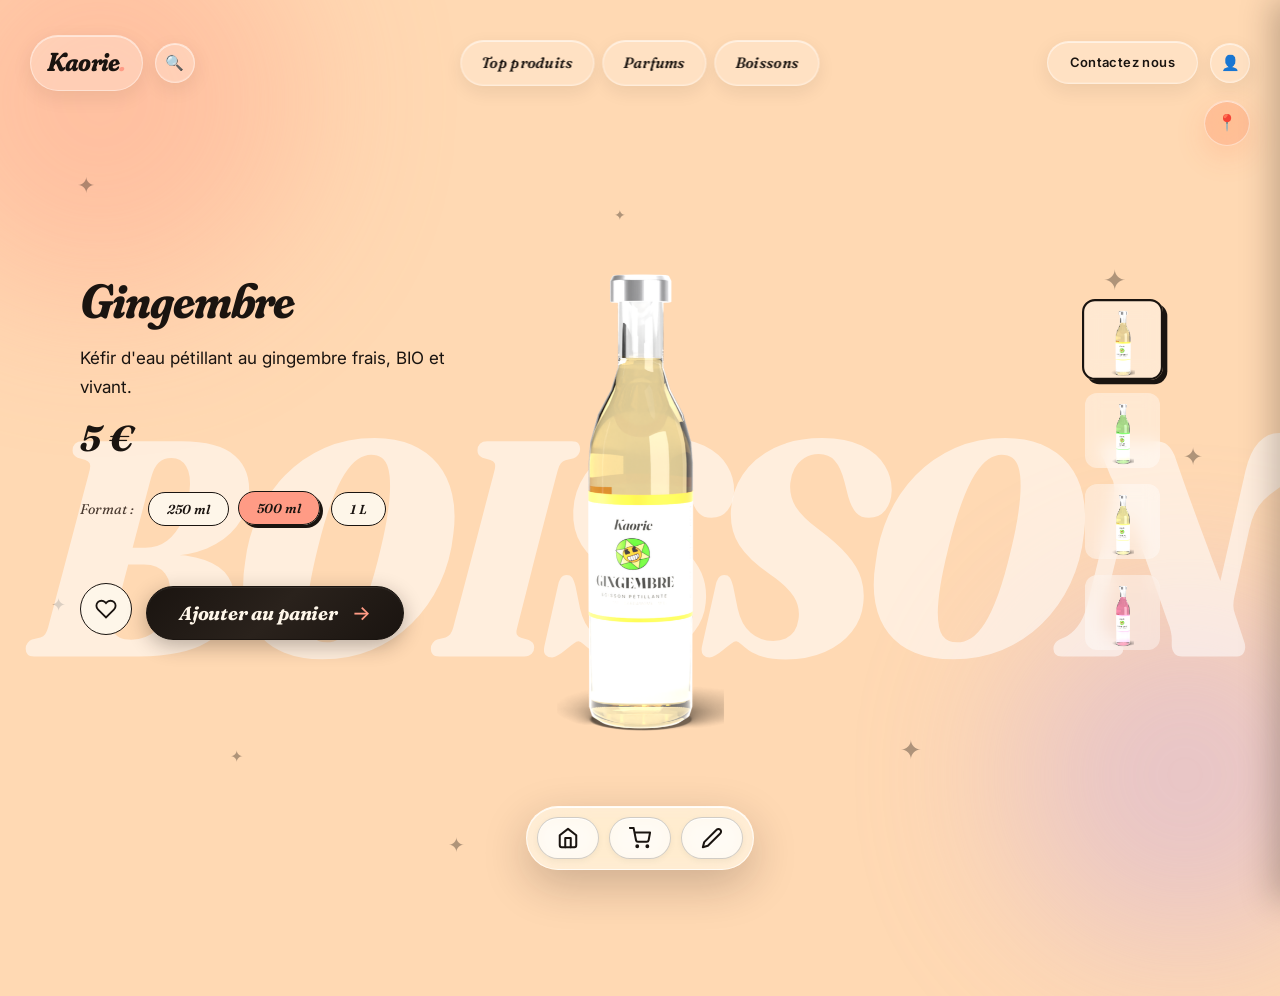
<file: produit-boisson.html>
<!DOCTYPE html>
<html lang="fr">
<head>
    <meta charset="UTF-8">
    <meta name="version" content="2026-09-22-1626">
    <meta name="viewport" content="width=device-width, initial-scale=1.0">
    <title>Boisson vue produit — Kaorie</title>
    <link rel="icon" href="images/logo.png?v=20260922">
    <!-- feuille:common -->
    <style data-feuille="common">

/* Les polices du site : Fraunces (les titres, en italique) et Inter (le texte).
   ⚠️ L'adresse d'une police variable liste d'abord ses axes, puis une valeur
   pour CHACUN d'eux. Fraunces en a quatre — opsz, wght, SOFT, WONK — plus
   l'italique ; l'ancienne adresse n'en donnait que deux (« 9..144,400 »), et
   Google répondait « 400 : mauvaise demande ». La police n'arrivait donc
   jamais : tout le site s'affichait avec la police de secours du système. */
@import url('https://fonts.googleapis.com/css2?family=Fraunces:ital,opsz,wght,SOFT,WONK@0,9..144,100..900,0..100,0..1;1,9..144,100..900,0..100,0..1&family=Inter:wght@300..700&display=swap');


/* ======================================================================
   1. VARIABLES & POLICES
   Palette de couleurs, ombres, transitions, radius
   =================================================================== */

:root {
    --cream:        #fef6e9;
    --cream-warm:   #fbe9c8;
    --cream-deep:   #f5dcae;
    --ink:          #1a1410;
    --ink-soft:     #4a3a30;

    --peach:        #ff9b85;
    --peach-dark:   #e87862;
    --citron:       #ffd84f;
    --citron-dark:  #f0b800;
    --forest:       #0a4f3c;
    --forest-light: #1e6b54;
    --lavender:     #c4a7e7;
    --lavender-dark:#9d7dc4;
    --orange:       #ff7849;
    --pink-soft:    #ffd3c8;

    --shadow-sm:    0 3px 12px rgba(26,20,16,0.08);
    --shadow-md:    0 10px 30px rgba(26,20,16,0.12);
    --shadow-lg:    0 25px 60px rgba(26,20,16,0.18);
    --shadow-pop:   0 0 0 3px var(--ink), 8px 8px 0 0 var(--ink);

    --transition:      0.45s cubic-bezier(0.34, 1.56, 0.64, 1);
    --transition-fast: 0.25s ease;

    --radius-sm: 12px;
    --radius-md: 24px;
    --radius-lg: 40px;
    --radius-pill: 100px;
}


/* ======================================================================
   2. RESET & BASE
   Reset universel + styles body, liens, boutons
   =================================================================== */

* { margin: 0; padding: 0; box-sizing: border-box; }

html { scroll-behavior: smooth; }

body {
    font-family: 'Inter', system-ui, sans-serif;
    background: var(--cream);
    color: var(--ink);
    min-height: 100vh;
    line-height: 1.6;
    -webkit-font-smoothing: antialiased;
    overflow-x: hidden;
    position: relative;
}

a { text-decoration: none; color: inherit; }
button { cursor: pointer; font-family: inherit; border: none; background: none; }
ul { list-style: none; }
img { max-width: 100%; display: block; }


/* ======================================================================
   3. TYPOGRAPHY
   Titres avec police Fraunces
   =================================================================== */

h1, h2, h3, h4 {
    font-family: 'Fraunces', serif;
    font-weight: 700;
    letter-spacing: -0.03em;
    line-height: 1;
    font-variation-settings: "opsz" 144, "SOFT" 50, "WONK" 0;
}

h1 em, h2 em { font-style: italic; font-variation-settings: "opsz" 144, "SOFT" 100, "WONK" 1; }


/* ======================================================================
   4. ANIMATIONS PARTAGÉES
   Keyframes utilisés sur plusieurs pages
   =================================================================== */

@keyframes fadeInUp { from { opacity: 0; transform: translateY(40px); } to { opacity: 1; transform: translateY(0); } }
@keyframes fadeIn { from { opacity: 0; } to { opacity: 1; } }
@keyframes slideInRight { from { transform: translateX(110%); opacity: 0; } to { transform: translateX(0); opacity: 1; } }
@keyframes float { 0%,100% { transform: translateY(0) rotate(0); } 50% { transform: translateY(-15px) rotate(5deg); } }
@keyframes spin { from { transform: rotate(0); } to { transform: rotate(360deg); } }
@keyframes marquee { from { transform: translateX(0); } to { transform: translateX(-50%); } }
@keyframes wiggle { 0%,100% { transform: rotate(-3deg); } 50% { transform: rotate(3deg); } }
@keyframes pulse { 0%,100% { transform: scale(1); } 50% { transform: scale(1.05); } }


/* ======================================================================
   5. LOADER D'INTRO
   Écran d'accueil au chargement (style Ciao Kombucha)
   =================================================================== */

.loader-screen {
    position: fixed;
    inset: 0;
    z-index: 9999;
    background: var(--peach);
    display: flex;
    flex-direction: column;
    align-items: center;
    justify-content: center;
    overflow: hidden;
    transition: transform 1s cubic-bezier(0.76, 0, 0.24, 1);
}

.loader-screen.hide {
    transform: translateY(-100%);
}

html.loader-skip .loader-screen { display: none !important; }

.loader-greeting {
    font-family: 'Fraunces', serif;
    font-style: italic;
    font-size: 16px;
    color: var(--ink);
    letter-spacing: 0.2em;
    text-transform: uppercase;
    margin-bottom: 15px;
    animation: fadeInUp 0.6s ease-out both;
}

.loader-logo {
    position: relative;
    display: inline-block;
    font-family: 'Fraunces', serif;
    font-style: italic;
    font-weight: 800;
    font-size: clamp(100px, 24vw, 320px);
    letter-spacing: -0.05em;
    line-height: 0.9;
    text-align: center;
    font-variation-settings: "opsz" 144, "SOFT" 100, "WONK" 1;

    color: rgba(26, 20, 16, 0.12);

    animation: fadeInUp 0.9s 0.15s cubic-bezier(0.34, 1.56, 0.64, 1) both;
}

.loader-logo::before {
    content: attr(data-text);
    position: absolute;
    left: 0;
    top: 0;
    width: var(--loader-progress, 0%);
    overflow: hidden;
    white-space: nowrap;
    color: var(--ink);

    font-family: inherit;
    font-style: inherit;
    font-weight: inherit;
    letter-spacing: inherit;
    line-height: inherit;
    font-variation-settings: inherit;

    transition: width 0.18s linear;
    pointer-events: none;
}

.loader-tagline {
    position: absolute;
    bottom: 50px;
    right: 50px;
    font-family: 'Fraunces', serif;
    font-style: italic;
    font-size: 14px;
    color: var(--ink);
    letter-spacing: 0.25em;
    text-transform: uppercase;
    text-align: right;
    line-height: 1.7;
    animation: fadeIn 0.6s 0.4s both;
}

.loader-sparkle {
    position: absolute;
    color: var(--ink);
    animation: spin 7s linear infinite;
}

.loader-sparkle.ls1 { top: 12%; right: 12%; font-size: 36px; }
.loader-sparkle.ls2 { top: 18%; left: 14%; font-size: 24px; animation-duration: 9s; }
.loader-sparkle.ls3 { bottom: 22%; right: 22%; font-size: 30px; animation-duration: 11s; }
.loader-sparkle.ls4 { top: 50%; right: 6%; font-size: 20px; animation-duration: 6s; }

html.loader-active, html.loader-active body { overflow: hidden; height: 100%; }


/* ======================================================================
   17. RESPONSIVE
   Adaptations pour tablettes et mobile
   =================================================================== */

@media (max-width: 700px) {
    .loader-counter { left: 25px; bottom: 25px; }
    .loader-tagline { right: 25px; bottom: 30px; font-size: 11px; }
    .loader-sparkle.ls1, .loader-sparkle.ls3 { font-size: 22px; }
}


/* ======================================================================
   6. SEARCH DROPDOWN
   Recherche progressive avec clip-path (effet liquid glass)
   =================================================================== */

.search-overlay {
    position: fixed;
    top: 42px;            
    left: 150px;          
    z-index: 90;          
    width: min(340px, calc(100vw - 540px));

    transform: translateX(-15px);
    opacity: 0;
    pointer-events: none;
    transition:
        transform 0.55s cubic-bezier(0.34, 1.56, 0.64, 1),
        opacity 0.3s ease;
}

.search-overlay.open {
    transform: translateX(0);
    opacity: 1;
    pointer-events: auto;
}

.search-input-wrap {
    position: relative;

    background: rgba(255, 255, 255, 0.22);
    backdrop-filter: blur(24px) saturate(200%);
    -webkit-backdrop-filter: blur(24px) saturate(200%);
    border-radius: 100px;
    border: 1px solid rgba(255, 255, 255, 0.4);
    box-shadow:
        inset 0 1px 0 rgba(255, 255, 255, 0.55),
        inset 0 -1px 0 rgba(255, 255, 255, 0.15),
        0 8px 24px rgba(26, 20, 16, 0.12);

    clip-path: inset(0 100% 0 0 round 100px);
    transition: clip-path 0.55s cubic-bezier(0.34, 1.56, 0.64, 1);
}

.search-overlay.open .search-input-wrap {
    clip-path: inset(0 0 0 0 round 100px);
}

.search-input {
    width: 100%;
    padding: 11px 26px 11px 50px;  
    font-size: 14px;
    font-family: 'Inter', sans-serif;
    background: transparent;
    border: none;
    color: var(--ink);
    border-radius: 100px;
    outline: none;
    text-shadow: 0 1px 0 rgba(255, 255, 255, 0.3);

    opacity: 0;
    transition: opacity 0.3s 0.35s;
}

.search-overlay.open .search-input {
    opacity: 1;
}

.search-input::placeholder {
    color: var(--ink-soft);
    font-style: italic;
    opacity: 0.7;
}

.search-results {
    margin-top: 10px;
    background: rgba(255, 255, 255, 0.28);
    backdrop-filter: blur(28px) saturate(200%);
    -webkit-backdrop-filter: blur(28px) saturate(200%);
    border-radius: 24px;
    border: 1px solid rgba(255, 255, 255, 0.4);
    box-shadow:
        inset 0 1px 0 rgba(255, 255, 255, 0.5),
        0 12px 35px rgba(26, 20, 16, 0.15);
    overflow: hidden;
    max-height: 60vh;
    overflow-y: auto;

    opacity: 0;
    transform: translateY(-8px);
    transition: opacity 0.3s 0.4s, transform 0.3s 0.4s;
}

.search-results:empty {
    display: none;
}

.search-overlay.open .search-results:not(:empty) {
    opacity: 1;
    transform: translateY(0);
}

.search-results:empty {
    display: none;
}

.search-count {
    padding: 12px 24px 8px;
    font-family: 'Fraunces', serif;
    font-style: italic;
    font-size: 11px;
    color: var(--ink-soft);
    letter-spacing: 0.1em;
    text-transform: uppercase;
    border-bottom: 1px solid rgba(0, 0, 0, 0.05);
}

.search-count em {
    color: var(--peach-dark);
    font-weight: 600;
    font-style: italic;
}

.search-result-item {
    display: block;
    padding: 13px 24px;
    border-bottom: 1px solid rgba(0, 0, 0, 0.05);
    color: var(--ink);
    text-decoration: none;
    transition: all 0.2s ease;
    animation: fadeInDown 0.3s ease-out both;
}

@keyframes fadeInDown {
    from { opacity: 0; transform: translateY(-8px); }
    to   { opacity: 1; transform: translateY(0); }
}

.search-result-item:last-child { border-bottom: none; }

.search-result-item:hover {
    background: rgba(255, 155, 133, 0.18);
    padding-left: 32px;
}

.search-result-item .name {
    font-family: 'Fraunces', serif;
    font-style: italic;
    font-weight: 600;
    font-size: 17px;
    color: var(--ink);
    line-height: 1.2;
}

.search-result-item .meta {
    display: block;
    font-family: 'Inter', sans-serif;
    font-style: normal;
    font-size: 11px;
    color: var(--ink-soft);
    text-transform: uppercase;
    letter-spacing: 0.12em;
    margin-top: 3px;
}

.search-no-results {
    padding: 30px 24px;
    text-align: center;
    font-family: 'Fraunces', serif;
    font-style: italic;
    font-size: 14px;
    color: var(--ink-soft);
    line-height: 1.6;
}

@media (max-width: 600px) {
    .search-overlay {
        width: calc(100vw - 30px);
        top: 75px;
    }
}


/* ======================================================================
   7. MENU BURGER OVERLAY
   Panneau de navigation alternative
   =================================================================== */

.menu-panel {
    position: fixed;
    inset: 0;
    z-index: 500;
    display: flex;
    flex-direction: column;
    align-items: center;
    justify-content: center;

    background: rgba(254, 246, 233, 0.7);
    backdrop-filter: blur(30px) saturate(180%);
    -webkit-backdrop-filter: blur(30px) saturate(180%);

    opacity: 0;
    pointer-events: none;
    transition: opacity 0.5s cubic-bezier(0.4, 0, 0.2, 1);
}

.menu-panel.open {
    opacity: 1;
    pointer-events: auto;
}

.menu-close {
    position: absolute;
    top: 30px;
    right: 40px;
    width: 48px;
    height: 48px;
    border-radius: 50%;
    background: rgba(255, 255, 255, 0.25);
    backdrop-filter: blur(20px) saturate(180%);
    -webkit-backdrop-filter: blur(20px) saturate(180%);
    border: 1px solid rgba(255, 255, 255, 0.4);
    box-shadow:
        inset 0 1px 0 rgba(255, 255, 255, 0.5),
        0 6px 20px rgba(26, 20, 16, 0.1);
    font-size: 22px;
    color: var(--ink);
    cursor: pointer;
    transition: all var(--transition);
}

.menu-close:hover {
    background: var(--peach);
    transform: rotate(90deg) scale(1.1);
}

.menu-nav {
    display: flex;
    flex-direction: column;
    gap: 8px;
    text-align: center;
}

.menu-nav a {
    font-family: 'Fraunces', serif;
    font-style: italic;
    font-weight: 700;
    font-size: clamp(36px, 6vw, 78px);
    color: var(--ink);
    letter-spacing: -0.03em;
    font-variation-settings: "opsz" 144, "SOFT" 100, "WONK" 1;
    line-height: 1.1;
    padding: 4px 16px;
    position: relative;
    transition: color 0.3s, transform 0.4s cubic-bezier(0.34, 1.56, 0.64, 1);

    opacity: 0;
    transform: translateY(40px);
}

.menu-panel.open .menu-nav a {
    opacity: 1;
    transform: translateY(0);
    transition: opacity 0.6s, transform 0.7s cubic-bezier(0.34, 1.56, 0.64, 1), color 0.3s;
}

.menu-panel.open .menu-nav a:nth-child(1) { transition-delay: 0.15s; }
.menu-panel.open .menu-nav a:nth-child(2) { transition-delay: 0.22s; }
.menu-panel.open .menu-nav a:nth-child(3) { transition-delay: 0.29s; }
.menu-panel.open .menu-nav a:nth-child(4) { transition-delay: 0.36s; }
.menu-panel.open .menu-nav a:nth-child(5) { transition-delay: 0.43s; }
.menu-panel.open .menu-nav a:nth-child(6) { transition-delay: 0.50s; }
.menu-panel.open .menu-nav a:nth-child(7) { transition-delay: 0.57s; }

.menu-nav a:hover {
    color: var(--peach-dark);
    transform: translateY(-3px) rotate(-1deg) !important;
}

.menu-panel .menu-sparkle {
    position: absolute;
    color: var(--ink);
    animation: spin 8s linear infinite;
    opacity: 0.5;
}
.menu-panel .menu-sparkle.ms1 { top: 15%; left: 12%; font-size: 30px; }
.menu-panel .menu-sparkle.ms2 { bottom: 18%; right: 15%; font-size: 24px; animation-duration: 10s; }
.menu-panel .menu-sparkle.ms3 { top: 25%; right: 18%; font-size: 20px; animation-duration: 12s; }

html.menu-open, html.menu-open body { overflow: hidden; }

.icon-btn.menu-toggle.active { background: var(--peach); }

.icon-btn#music-toggle.playing,
#music-toggle.playing {
    background: rgba(255, 155, 133, 0.6);
    border-color: rgba(255, 255, 255, 0.55);
    color: var(--ink);
    animation: pulse 1.5s ease-in-out infinite;
    box-shadow:
        inset 0 1px 0 rgba(255, 255, 255, 0.6),
        0 0 0 0 rgba(255, 155, 133, 0.7),
        0 6px 20px rgba(255, 120, 73, 0.25);
}

#music-toggle.playing::before {
    content: "";
    position: absolute;
    inset: -1px;
    border-radius: 50%;
    border: 2px solid var(--peach);
    animation: pulse-ring 1.8s cubic-bezier(0.4, 0, 0.2, 1) infinite;
    pointer-events: none;
}

@keyframes pulse-ring {
    0%   { transform: scale(1);   opacity: 0.8; }
    100% { transform: scale(1.6); opacity: 0; }
}


/* ======================================================================
   8. HEADER (sticky)
   Barre de navigation principale collée en haut
   =================================================================== */

.header {
    position: sticky;
    top: 15px;
    z-index: 100;
    display: flex;
    align-items: center;
    justify-content: space-between;
    padding: 20px 30px;

    background: transparent;
    border: none;
    box-shadow: none;
    backdrop-filter: none;
    -webkit-backdrop-filter: none;

    animation: fadeIn 0.6s ease-out both;
}

.header-left { display: flex; align-items: center; gap: 12px; }

.logo {
    font-family: 'Fraunces', serif;
    font-size: 26px;
    font-weight: 700;
    letter-spacing: -0.03em;
    color: var(--ink);
    font-style: italic;
    font-variation-settings: "opsz" 144, "SOFT" 100, "WONK" 1;
    padding: 6px 16px;
    border-radius: 100px;

    background: rgba(255, 255, 255, 0.22);
    backdrop-filter: blur(20px) saturate(180%);
    -webkit-backdrop-filter: blur(20px) saturate(180%);
    border: 1px solid rgba(255, 255, 255, 0.4);
    box-shadow:
        inset 0 1px 0 rgba(255, 255, 255, 0.5),
        0 6px 20px rgba(26, 20, 16, 0.08);

    transition: all var(--transition);
}

.logo:hover {
    transform: rotate(-3deg) scale(1.05);
    background: rgba(255, 255, 255, 0.32);
}

.logo span { color: var(--peach); }

.search-icon, .icon-btn {
    position: relative;
    width: 40px;
    height: 40px;
    border-radius: 50%;
    display: flex;
    align-items: center;
    justify-content: center;
    font-size: 15px;
    color: var(--ink);

    background: rgba(255, 255, 255, 0.22);
    backdrop-filter: blur(20px) saturate(180%);
    -webkit-backdrop-filter: blur(20px) saturate(180%);
    border: 1px solid rgba(255, 255, 255, 0.4);
    box-shadow:
        inset 0 1px 0 rgba(255, 255, 255, 0.55),
        inset 0 -1px 0 rgba(255, 255, 255, 0.15),
        0 6px 20px rgba(26, 20, 16, 0.08);

    transition: all var(--transition);
}

.search-icon:hover, .icon-btn:hover {
    background: rgba(255, 255, 255, 0.35);
    border-color: rgba(255, 255, 255, 0.6);
    transform: translateY(-2px) scale(1.05);
    box-shadow:
        inset 0 1px 0 rgba(255, 255, 255, 0.7),
        0 10px 30px rgba(26, 20, 16, 0.12);
}

.header-center {
    position: absolute;
    left: 50%;
    top: 50%;
    transform: translate(-50%, -50%);
    display: flex;
    align-items: center;
    gap: 8px;
    z-index: 1;
}

.header-center a {
    padding: 10px 20px;
    border-radius: 100px;
    font-family: 'Fraunces', serif;
    font-style: italic;
    font-size: 15px;
    font-weight: 600;
    letter-spacing: 0.02em;
    color: var(--ink);
    white-space: nowrap;

    background: rgba(255, 255, 255, 0.22);
    backdrop-filter: blur(20px) saturate(180%);
    -webkit-backdrop-filter: blur(20px) saturate(180%);
    border: 1px solid rgba(255, 255, 255, 0.4);
    box-shadow:
        inset 0 1px 0 rgba(255, 255, 255, 0.55),
        inset 0 -1px 0 rgba(255, 255, 255, 0.15),
        0 6px 18px rgba(26, 20, 16, 0.08);

    transition: all var(--transition);
}

.header-center a:hover {
    background: var(--peach);
    border-color: rgba(255, 255, 255, 0.7);
    transform: translateY(-2px);
    box-shadow:
        inset 0 1px 0 rgba(255, 255, 255, 0.7),
        0 10px 25px rgba(255, 120, 73, 0.25);
}

@media (max-width: 900px) {
    .header-center { display: none; }
}

.header-right { display: flex; align-items: center; gap: 12px; }

.contact-btn {
    padding: 10px 22px;
    border-radius: var(--radius-pill);
    color: var(--ink);
    font-size: 13px;
    font-weight: 600;
    letter-spacing: 0.03em;

    background: rgba(255, 255, 255, 0.22);
    backdrop-filter: blur(20px) saturate(180%);
    -webkit-backdrop-filter: blur(20px) saturate(180%);
    border: 1px solid rgba(255, 255, 255, 0.4);
    box-shadow:
        inset 0 1px 0 rgba(255, 255, 255, 0.55),
        inset 0 -1px 0 rgba(255, 255, 255, 0.15),
        0 6px 20px rgba(26, 20, 16, 0.08);

    transition: all var(--transition);
}

.contact-btn:hover {
    
    background: radial-gradient(circle at 30% 30%, rgba(255, 155, 133, 0.85) 0%, rgba(255, 120, 73, 0.6) 100%);
    border-color: rgba(255, 255, 255, 0.6);
    transform: translateY(-2px) scale(1.02);
    box-shadow:
        inset 0 1px 0 rgba(255, 255, 255, 0.7),
        0 10px 30px rgba(255, 120, 73, 0.25);
}


/* ======================================================================
   10. ICÔNE LOCALISATION
   Bouton 📍 fixed avec pulse-ring décoratif
   =================================================================== */

.location-icon {
    position: fixed;
    right: 30px;
    top: 100px;
    z-index: 99;
    width: 46px;
    height: 46px;
    border-radius: 50%;
    color: var(--ink);
    display: flex;
    align-items: center;
    justify-content: center;

    background: rgba(255, 155, 133, 0.4);
    backdrop-filter: blur(24px) saturate(200%);
    -webkit-backdrop-filter: blur(24px) saturate(200%);
    border: 1px solid rgba(255, 255, 255, 0.45);
    box-shadow:
        inset 0 1px 0 rgba(255, 255, 255, 0.6),
        0 10px 30px rgba(255, 120, 73, 0.2);

    transition: all var(--transition);
    animation: float 4s ease-in-out infinite;
}

.location-icon:hover {
    transform: scale(1.15) rotate(-10deg);
    background: rgba(255, 216, 79, 0.5); 
}


/* ======================================================================
   9. MAIN (layout)
   Conteneur principal et utilitaires de mise en page
   =================================================================== */

.main {
    padding: 50px 40px 140px;
    min-height: calc(100vh - 130px);
    position: relative;
}

.page-title {
    text-align: center;
    font-size: clamp(60px, 10vw, 130px);
    margin-bottom: 50px;
    letter-spacing: -0.04em;
    animation: fadeInUp 0.8s cubic-bezier(0.4, 0, 0.2, 1) both;
}

.page-title em { color: var(--peach); }

.cart-backdrop {
    position: fixed;
    inset: 0;
    background: rgba(26, 20, 16, 0.4);
    backdrop-filter: blur(4px);
    -webkit-backdrop-filter: blur(4px);
    z-index: 90;
    opacity: 0;
    pointer-events: none;
    transition: opacity 0.4s ease;
}
.cart-backdrop.open {
    opacity: 1;
    pointer-events: auto;
}


/* ======================================================================
   11. DRAWER PANIER
   Panneau glissant depuis la droite (Léa)
   =================================================================== */

.cart-drawer {
    position: fixed;
    top: 0;
    right: 0;
    width: 420px;
    max-width: 92vw;
    height: 100vh;
    background: var(--cream);
    border-left: 2px solid var(--ink);
    box-shadow: -8px 0 30px rgba(26, 20, 16, 0.25);
    padding: 60px 30px 30px;
    display: flex;
    flex-direction: column;
    z-index: 100;
    transform: translateX(100%);
    transition: transform 0.5s cubic-bezier(0.34, 1.56, 0.64, 1);
}
.cart-drawer.open {
    transform: translateX(0);
}

.cart-drawer-close {
    position: absolute;
    top: 18px;
    right: 18px;
    width: 38px;
    height: 38px;
    border-radius: 50%;
    border: 1.5px solid var(--ink);
    background: var(--cream);
    color: var(--ink);
    font-size: 22px;
    line-height: 1;
    cursor: pointer;
    transition: all var(--transition-fast);
    z-index: 2;
    display: flex;
    align-items: center;
    justify-content: center;
}
.cart-drawer-close:hover {
    background: var(--peach);
    transform: rotate(90deg);
}

.cart-clear-btn {
    width: 100%;
    margin-top: 10px;
    padding: 10px;
    background: transparent;
    color: var(--ink-soft);
    border: 1.5px solid var(--ink-soft);
    border-radius: var(--radius-pill);
    font-family: 'Fraunces', serif;
    font-style: italic;
    font-size: 12px;
    cursor: pointer;
    transition: all var(--transition-fast);
}
.cart-clear-btn:hover {
    background: var(--ink);
    color: var(--cream);
    border-color: var(--ink);
}

.cart-drawer .cart-items {
    flex: 1;
    overflow-y: auto;
}

/* La contenance d'une ligne du panier (« 50 ml », « 1 L »). C'est elle qui
   distingue deux lignes du même produit : discrète, mais toujours lue. */
.cart-item-size {
    display: block;
    font: 11px/1.5 'Inter', sans-serif;
    letter-spacing: 0.04em;
    color: color-mix(in srgb, var(--ink) 62%, transparent);
    margin-top: 2px;
}

.cart-item-engraving {
    display: inline-flex;
    align-items: center;
    gap: 6px;
    margin-top: 4px;
    font-family: 'Fraunces', serif;
    font-style: italic;
    font-size: 12px;
    color: var(--peach-dark);
    letter-spacing: 0.02em;
}
.cart-item-engraving::before {
    content: "✦";
    font-size: 11px;
    color: var(--peach-dark);
}


/* ======================================================================
   12. MODAL DE GRAVURE
   Personnalisation des flacons (Mathis)
   =================================================================== */

.engraving-modal {
    position: fixed;
    top: 50%;
    left: 50%;
    transform: translate(-50%, -50%) scale(0.9);
    width: 460px;
    max-width: 92vw;
    background: var(--cream);
    border: 2px solid var(--ink);
    border-radius: var(--radius-md);
    box-shadow: 8px 8px 0 0 var(--ink);
    padding: 50px 36px 36px;
    z-index: 110;
    opacity: 0;
    pointer-events: none;
    transition: all 0.5s cubic-bezier(0.34, 1.56, 0.64, 1);
}
.engraving-modal.open {
    opacity: 1;
    pointer-events: auto;
    transform: translate(-50%, -50%) scale(1);
}

.engraving-modal .modal-close {
    position: absolute;
    top: 14px;
    right: 14px;
    width: 38px;
    height: 38px;
    border-radius: 50%;
    border: 1.5px solid var(--ink);
    background: var(--cream);
    color: var(--ink);
    font-size: 22px;
    line-height: 1;
    cursor: pointer;
    transition: all var(--transition-fast);
    display: flex;
    align-items: center;
    justify-content: center;
}
.engraving-modal .modal-close:hover {
    background: var(--peach);
    transform: rotate(90deg);
}

.engraving-modal h3 {
    font-family: 'Fraunces', serif;
    font-style: italic;
    font-size: 26px;
    font-weight: 700;
    color: var(--ink);
    text-align: center;
    margin-bottom: 8px;
    font-variation-settings: "opsz" 144, "SOFT" 100, "WONK" 1;
}

.engraving-modal .modal-desc {
    font-family: 'Fraunces', serif;
    font-style: italic;
    font-size: 13px;
    color: var(--ink-soft);
    text-align: center;
    margin-bottom: 28px;
    line-height: 1.5;
}

.engraving-preview {
    background: linear-gradient(135deg, #f5e9d0 0%, #ffe6b8 100%);
    border: 1.5px solid var(--ink);
    border-radius: var(--radius-sm);
    padding: 24px 16px;
    text-align: center;
    margin-bottom: 22px;
    min-height: 80px;
    display: flex;
    align-items: center;
    justify-content: center;
    box-shadow: inset 0 2px 8px rgba(26, 20, 16, 0.08);
    position: relative;
    overflow: hidden;
}

.engraving-preview::before {
    content: "✦";
    position: absolute;
    top: 10px;
    left: 14px;
    font-size: 12px;
    color: var(--peach-dark);
    opacity: 0.5;
}
.engraving-preview::after {
    content: "✦";
    position: absolute;
    bottom: 10px;
    right: 14px;
    font-size: 12px;
    color: var(--peach-dark);
    opacity: 0.5;
}

.engraving-preview-text {
    font-family: 'Fraunces', serif;
    font-style: italic;
    font-size: 26px;
    font-weight: 600;
    color: var(--ink);
    letter-spacing: 0.04em;
    
    text-shadow:
        0 1px 0 rgba(255, 255, 255, 0.5),
        0 -1px 1px rgba(26, 20, 16, 0.25);
    font-variation-settings: "opsz" 144, "SOFT" 50, "WONK" 1;
    transition: opacity 0.3s ease;
}

.engraving-preview-text.placeholder {
    opacity: 0.35;
    font-style: italic;
}

.engraving-input-wrap {
    position: relative;
    margin-bottom: 24px;
}

.engraving-input {
    width: 100%;
    padding: 14px 60px 14px 18px;
    background: var(--cream-warm);
    border: 1.5px solid var(--ink);
    border-radius: var(--radius-pill);
    font-family: 'Fraunces', serif;
    font-style: italic;
    font-size: 16px;
    color: var(--ink);
    outline: none;
    transition: all var(--transition-fast);
}
.engraving-input::placeholder {
    color: var(--ink-soft);
    opacity: 0.5;
}
.engraving-input:focus {
    border-color: var(--peach-dark);
    box-shadow: 0 0 0 3px rgba(255, 155, 133, 0.2);
}

.engraving-input-wrap .char-count {
    position: absolute;
    top: 50%;
    right: 18px;
    transform: translateY(-50%);
    font-family: 'Fraunces', serif;
    font-style: italic;
    font-size: 12px;
    color: var(--ink-soft);
    pointer-events: none;
}

.engraving-modal .modal-confirm {
    width: 100%;
    padding: 16px;
    
    background: linear-gradient(135deg, #1a1410 0%, #2a221c 100%);
    color: var(--cream);
    border: 1.5px solid var(--ink);
    border-radius: var(--radius-pill);
    font-family: 'Fraunces', serif;
    font-style: italic;
    font-size: 14px;
    font-weight: 600;
    letter-spacing: 0.04em;
    cursor: pointer;
    transition: all var(--transition);
}
.engraving-modal .modal-confirm:hover {
    
    background: radial-gradient(circle at 50% 50%, var(--peach) 0%, #ff9b85 100%);
    color: var(--ink);
    transform: translate(-2px, -2px);
    box-shadow: 4px 4px 0 0 var(--ink);
}
.engraving-modal .modal-confirm:disabled {
    opacity: 0.5;
    cursor: not-allowed;
    transform: none;
    box-shadow: none;
}


/* ======================================================================
   13. BANDEAU COOKIES
   Apparition 1s + flou si refus (SAE 203 obligatoire)
   =================================================================== */

.cookie-banner {
    position: fixed;
    bottom: 0;
    left: 0;
    right: 0;
    background: linear-gradient(180deg, rgba(254, 246, 233, 0.97) 0%, var(--cream) 100%);
    border-top: 2px solid var(--ink);
    box-shadow: 0 -8px 30px rgba(26, 20, 16, 0.15);
    padding: 24px 36px;
    z-index: 200;
    transform: translateY(100%);
    transition: transform 0.5s cubic-bezier(0.34, 1.56, 0.64, 1);
    display: flex;
    align-items: center;
    justify-content: space-between;
    gap: 30px;
    flex-wrap: wrap;
}
.cookie-banner.show {
    transform: translateY(0);
}

.cookie-text {
    font-family: 'Fraunces', serif;
    font-style: italic;
    font-size: 15px;
    color: var(--ink);
    line-height: 1.5;
    flex: 1;
    min-width: 280px;
}
.cookie-text strong {
    font-weight: 700;
    color: var(--peach-dark);
    font-style: normal;
}

.cookie-options {
    display: flex;
    gap: 18px;
    align-items: center;
}

.cookie-option {
    display: flex;
    align-items: center;
    gap: 10px;
    cursor: pointer;
    padding: 10px 18px;
    border-radius: 50px;
    border: 1.5px solid var(--ink);
    background: var(--cream);
    font-family: 'Fraunces', serif;
    font-style: italic;
    font-size: 14px;
    transition: all var(--transition-fast);
    user-select: none;
}
.cookie-option:hover {
    background: var(--peach);
    transform: translate(-2px, -2px);
    box-shadow: 3px 3px 0 0 var(--ink);
}
.cookie-option input[type="checkbox"] {
    width: 18px;
    height: 18px;
    accent-color: var(--peach-dark);
    cursor: pointer;
}

/* Le floutage qui suivait un refus des cookies a été retiré le 22/09/2026.
   Refuser rendait le site inutilisable — tout flou, plus rien de cliquable,
   et aucun moyen de revenir en arrière. Un refus coupe maintenant le suivi
   des clics (la seule chose que le site enregistrait) et rien d'autre. */


/* ======================================================================
   14. ANIMATION CLIC BOUTON
   btn-pop : agrandissement progressif au clic (SAE 203 point e)
   =================================================================== */

@keyframes btn-pop {
    0%   { transform: scale(1); }
    50%  { transform: scale(1.12); }
    100% { transform: scale(1); }
}
.btn-clicked {
    animation: btn-pop 0.4s cubic-bezier(0.34, 1.56, 0.64, 1);
}

@keyframes btn-pop-centered {
    0%   { transform: translateX(-50%) scale(1); }
    50%  { transform: translateX(-50%) scale(1.12); }
    100% { transform: translateX(-50%) scale(1); }
}
.btn-clicked-centered {
    animation: btn-pop-centered 0.4s cubic-bezier(0.34, 1.56, 0.64, 1);
}


/* ======================================================================
   15. FOOTER NAV
   Barre flottante en bas avec icônes principales
   =================================================================== */

.footer-nav {
    position: fixed;
    bottom: 30px;
    
    left: 0;
    right: 0;
    margin: 0 auto;
    width: fit-content;
    display: flex;
    gap: 10px;
    padding: 10px;
    border-radius: 50px;
    z-index: 60;

    background: rgba(255, 255, 255, 0.55);
    backdrop-filter: blur(28px) saturate(200%);
    -webkit-backdrop-filter: blur(28px) saturate(200%);
    border: 1.5px solid rgba(255, 255, 255, 0.75);
    box-shadow:
        inset 0 1px 0 rgba(255, 255, 255, 0.9),
        0 15px 45px rgba(26, 20, 16, 0.22);

    animation: fadeInUp 0.6s 0.3s cubic-bezier(0.4, 0, 0.2, 1) both;
}

.footer-nav .icon-btn {
    width: 62px;
    height: 42px;
    border-radius: 30px;
    background: rgba(255, 255, 255, 0.55);
    backdrop-filter: blur(10px);
    border: 1.5px solid rgba(0, 0, 0, 0.18);
    box-shadow:
        inset 0 1px 0 rgba(255, 255, 255, 0.85),
        0 2px 6px rgba(26, 20, 16, 0.05);
    color: var(--ink);
    transition: all var(--transition);
}

.footer-nav .icon-btn:hover {
    background: var(--peach);
    border-color: var(--ink);
    color: var(--ink);
    transform: translateY(-3px);
    box-shadow:
        inset 0 1px 0 rgba(255, 255, 255, 0.5),
        0 8px 22px rgba(255, 120, 73, 0.3);
}

.footer-nav .icon-btn svg {
    width: 22px;
    height: 22px;
    stroke: currentColor;
    stroke-width: 2.2;
    fill: none;
    stroke-linecap: round;
    stroke-linejoin: round;
}


/* ======================================================================
   16. BLOBS DÉCORATIFS
   Cercles colorés flottants en fond
   =================================================================== */

.blob {
    position: fixed;
    border-radius: 50%;
    filter: blur(80px);
    opacity: 0.4;
    z-index: 0;
    pointer-events: none;
}

.blob.b1 { width: 400px; height: 400px; background: var(--peach); top: -100px; left: -100px; animation: float 12s ease-in-out infinite; }
.blob.b2 { width: 350px; height: 350px; background: var(--lavender); bottom: -50px; right: -80px; animation: float 15s ease-in-out infinite reverse; }
.blob.b3 { width: 250px; height: 250px; background: var(--citron); top: 50%; left: 50%; animation: float 10s ease-in-out infinite; }

@media (max-width: 1100px) {
    .products-grid { grid-template-columns: repeat(2, 1fr); }
    .product-detail-wrap { padding: 20px 10px; }
    .product-description-box {
        position: relative;
        left: auto;
        bottom: auto;
        transform: none;
        margin-top: 30px;
    }
    .cart-sidebar {
        position: relative;
        right: auto;
        top: auto;
        width: 100%;
        max-width: 480px;
        margin: 30px auto;
    }
}

@media (max-width: 700px) {
    .marquee-track span { font-size: 12px; padding: 0 15px; }
    .header { padding: 15px 20px; top: 32px; }
    .header-center { display: none; }
    .contact-btn { display: none; }
    .location-icon { top: auto; bottom: 100px; right: 20px; }
    .main { padding: 30px 20px 140px; }
    .page-title { font-size: 50px; margin-bottom: 30px; }
    .hero { height: 65vh; }
    .products-grid { grid-template-columns: 1fr; gap: 20px; }
    .product-detail-carousel { gap: 15px; }
    .product-detail-img { width: 240px; }
    .arrow-nav { width: 50px; height: 50px; }
    .form-container { padding: 30px 25px; }
}

/* ======================================================================
   IMAGES DES PRODUITS
   Une seule définition pour tout le site : la classe du produit
   (`parfum-1`, `boisson-3`…) porte son image, où qu'elle soit posée —
   vignette du catalogue, miniature d'une fiche, ligne du panier.
   C'est ici, dans la feuille chargée par TOUTES les pages, parce que le
   panier ne charge pas catalog.css : ses vignettes restaient vides.
   Les couleurs de fond, elles, restent propres à chaque page.
   =================================================================== */
.parfum-1, .parfum-2, .parfum-3, .parfum-4,
.boisson-1, .boisson-2, .boisson-3, .boisson-4 {
    background-size: contain;
    background-position: center;
    background-repeat: no-repeat;
}
.parfum-1  { background-image: url('images/parfum-blanc-cut.png?v=20260922'); }
.parfum-2  { background-image: url('images/parfum-jaune-cut.png?v=20260922'); }
.parfum-3  { background-image: url('images/parfum-noir-cut.png?v=20260922'); }
.parfum-4  { background-image: url('images/parfum-bleu-cut.png?v=20260922'); }
.boisson-1 { background-image: url('images/boisson-gingembre-cut.png?v=20260922'); }
.boisson-2 { background-image: url('images/boisson-menthe-cut.png?v=20260922'); }
.boisson-3 { background-image: url('images/boisson-citron-cut.png?v=20260922'); }
.boisson-4 { background-image: url('images/boisson-framboise-cut.png?v=20260922'); }


/* ======================================================================
   BOUTON DU MENU (petits écrans)
   La navigation du haut (.header-center) disparaît sous 700 px ; sans ce
   bouton, le panneau de menu existait dans la page mais rien ne pouvait
   l'ouvrir — impossible d'aller aux Parfums ou aux Boissons au téléphone.
   =================================================================== */
.menu-toggle { display: none; }
@media (max-width: 700px) {
    .menu-toggle { display: inline-flex; align-items: center; justify-content: center; font-size: 18px; }
}

/* ======================================================================
   SI LE VISITEUR A DEMANDÉ MOINS D'ANIMATIONS
   (Réglages système → Accessibilité → Réduire les animations)
   Vingt et un éléments du site arrivent par une animation en `both` :
   ils commencent donc invisibles et ne deviennent visibles qu'une fois
   l'animation jouée. Si quelque chose empêche cette animation, la page
   paraît vide. Ici on coupe le mouvement mais on garde tout visible.
   =================================================================== */
@media (prefers-reduced-motion: reduce) {
    *, *::before, *::after {
        animation-duration: 0.01ms !important;
        animation-iteration-count: 1 !important;
        animation-delay: 0ms !important;
        transition-duration: 0.01ms !important;
        scroll-behavior: auto !important;
    }
}

/* ======================================================================
   TÉMOIN DE FIN DE FICHIER
   Dernière règle de la feuille : elle pose une variable. Le petit script
   en tête de chaque page vérifie que la variable est là ; si elle manque,
   c'est que le navigateur n'a pas la feuille en entier, et il la recharge.
   Ne rien écrire après cette règle.
   =================================================================== */
:root { --feuille-common: ok; }

    </style>
    <!-- /feuille:common -->
    <!-- feuille:product -->
    <style data-feuille="product">


.main.product-hero {
    position: relative;
    min-height: 100vh;
    overflow: hidden;
    
    padding: 40px 30px 180px;
    display: flex;
    align-items: center;
    justify-content: center;
    
    background: transparent;
}

.main.product-hero::before,
.main.product-hero::after { display: none; }


/* ======================================================================
   2. SPARKLES ✦ DÉCORATIFS
   8 étincelles animées en fond (sparkle-dance)
   =================================================================== */

.bg-sparkles {
    position: absolute;
    inset: 0;
    pointer-events: none;
    z-index: 1;
    overflow: hidden;
}

.bg-sparkle {
    position: absolute;
    color: var(--ink);
    opacity: 0.35;
    display: inline-block;
    will-change: transform;
    user-select: none;
}

.bg-sparkle.s1 { top:  8%; left:  6%; font-size: 22px; animation: sparkle-dance-a 9s ease-in-out infinite; }
.bg-sparkle.s2 { top: 18%; right: 12%; font-size: 28px; animation: sparkle-dance-b 12s ease-in-out infinite; }
.bg-sparkle.s3 { top: 55%; left: 4%;  font-size: 18px; animation: sparkle-dance-a 11s ease-in-out infinite 1s; }
.bg-sparkle.s4 { top: 38%; right:  6%; font-size: 24px; animation: sparkle-dance-b 10s ease-in-out infinite 2s; }
.bg-sparkle.s5 { bottom: 15%; left: 35%; font-size: 20px; animation: sparkle-dance-a 13s ease-in-out infinite 3s; }
.bg-sparkle.s6 { bottom: 25%; right: 28%; font-size: 26px; animation: sparkle-dance-b 8s ease-in-out infinite 1.5s; }
.bg-sparkle.s7 { top: 72%; left: 18%; font-size: 16px; animation: sparkle-dance-a 14s ease-in-out infinite 0.5s; }
.bg-sparkle.s8 { top: 12%; left: 48%; font-size: 14px; animation: sparkle-dance-b 9s ease-in-out infinite 2.5s; }

@keyframes sparkle-dance-a {
    0%   { transform: rotate(0deg)   translate(0, 0)    scale(1); }
    25%  { transform: rotate(90deg)  translate(15px, -10px) scale(1.15); }
    50%  { transform: rotate(180deg) translate(0, -20px) scale(0.9); }
    75%  { transform: rotate(270deg) translate(-12px, -8px) scale(1.1); }
    100% { transform: rotate(360deg) translate(0, 0)    scale(1); }
}

@keyframes sparkle-dance-b {
    0%   { transform: rotate(0deg)   translate(0, 0)    scale(1); }
    33%  { transform: rotate(-120deg) translate(-20px, 15px) scale(1.2); }
    66%  { transform: rotate(-240deg) translate(10px, -5px) scale(0.85); }
    100% { transform: rotate(-360deg) translate(0, 0)    scale(1); }
}

@keyframes float-blob-a {
    0%   { transform: translate(0, 0)         scale(1)    rotate(0deg); }
    25%  { transform: translate(280px, 180px) scale(1.35) rotate(90deg); }
    50%  { transform: translate(180px, 360px) scale(1.1)  rotate(180deg); }
    75%  { transform: translate(-120px, 240px) scale(0.85) rotate(270deg); }
    100% { transform: translate(0, 0)         scale(1)    rotate(360deg); }
}

@keyframes float-blob-b {
    0%   { transform: translate(0, 0)            scale(1)    rotate(0deg); }
    33%  { transform: translate(-260px, -200px)  scale(1.45) rotate(-120deg); }
    66%  { transform: translate(180px, -300px)   scale(0.85) rotate(-240deg); }
    100% { transform: translate(0, 0)            scale(1)    rotate(-360deg); }
}

.main.product-hero[data-product="parfum-1"]  { --page-bg: #ffd7c8; }
.main.product-hero[data-product="parfum-2"]  { --page-bg: #ffe9a0; }
.main.product-hero[data-product="parfum-3"]  { --page-bg: #dec8f0; }
.main.product-hero[data-product="parfum-4"]  { --page-bg: #ffe1d8; }
.main.product-hero[data-product="boisson-1"] { --page-bg: #ffd9b3; }  
.main.product-hero[data-product="boisson-2"] { --page-bg: #d8efa8; }  
.main.product-hero[data-product="boisson-3"] { --page-bg: #fff2b3; }  
.main.product-hero[data-product="boisson-4"] { --page-bg: #fbcce0; }  

/* Sur grand écran la fiche tient dans la fenêtre : on fige la hauteur
   pour éviter une barre de défilement inutile. En dessous, le contenu est
   plus haut que l'écran — figer la hauteur rendait le bas de la fiche
   (le bouton « Ajouter au panier ») impossible à atteindre. */
@media (min-width: 761px) {
    body.has-catalog-bg:not(.has-top-grid),
    body[data-product],
    html:has(body.has-catalog-bg:not(.has-top-grid)),
    html:has(body[data-product]) {
        overflow: hidden;
        height: 100vh;
    }
}

body[data-product] { transition: background 0.6s cubic-bezier(0.4, 0, 0.2, 1); }

body[data-product="parfum-1"]  { background: #ffd7c8; }
body[data-product="parfum-2"]  { background: #ffe9a0; }
body[data-product="parfum-3"]  { background: #dec8f0; }
body[data-product="parfum-4"]  { background: #ffe1d8; }
body[data-product="boisson-1"] { background: #ffd9b3; }  
body[data-product="boisson-2"] { background: #d8efa8; }  
body[data-product="boisson-3"] { background: #fff2b3; }  
body[data-product="boisson-4"] { background: #fbcce0; }  


/* ======================================================================
   3. MEGA TITRE EN FOND
   Mot 'PARFUM' ou 'BOISSON' géant qui respire
   =================================================================== */

.product-mega-title {
    position: absolute;
    top: 50%;
    left: 50%;
    transform: translate(-50%, -50%);
    font-family: 'Fraunces', serif;
    font-style: italic;
    font-weight: 900;
    font-size: clamp(140px, 24vw, 360px);
    color: rgba(255, 255, 255, 0.55);
    white-space: nowrap;
    letter-spacing: -0.05em;
    text-transform: uppercase;
    user-select: none;
    pointer-events: none;
    z-index: 1;
    animation:
        fadeIn 0.8s 0.3s ease-out both,
        mega-title-breath 8s 1.2s ease-in-out infinite;
}

@keyframes mega-title-breath {
    0%, 100% {
        transform: translate(-50%, -50%) scale(1) rotate(0deg);
        color: rgba(255, 255, 255, 0.55);
        letter-spacing: -0.05em;
    }
    25% {
        transform: translate(-46%, -50%) scale(1.06) rotate(-1.5deg);
        color: rgba(255, 255, 255, 0.8);
    }
    50% {
        transform: translate(-50%, -53%) scale(1.1) rotate(0deg);
        color: rgba(255, 255, 255, 0.9);
        letter-spacing: -0.02em;
    }
    75% {
        transform: translate(-54%, -50%) scale(1.06) rotate(1.5deg);
        color: rgba(255, 255, 255, 0.8);
    }
}


/* ======================================================================
   4. WRAP PRODUIT (relative)
   Conteneur principal pour positionner miniatures en absolute
   =================================================================== */

.product-detail-wrap {
    width: 100%;          
    max-width: 1200px;
    margin: 0 auto;
    position: relative;
    display: flex;
    flex-direction: column;
    align-items: center;
    padding: 30px;
    z-index: 2;
}

.product-detail-carousel {
    display: flex;
    align-items: center;
    justify-content: center;
    gap: 60px;
    width: 100%;
}


/* ======================================================================
   6. IMAGE PRODUIT GRANDE
   Grande image du flacon avec hover
   =================================================================== */

.product-detail-img {
    aspect-ratio: 3 / 5;
    
    height: 60vh;
    max-height: 640px;
    min-height: 420px;
    width: auto;                
    position: relative;
    
    background-color: transparent !important;
    border: none !important;
    box-shadow: none !important;
    overflow: visible !important;
    z-index: 5;
    animation: fadeInUp 0.7s cubic-bezier(0.34, 1.56, 0.64, 1) both;
    display: flex;
    align-items: center;
    justify-content: center;
    transition: transform var(--transition);
}

.product-detail-img:hover { transform: rotate(-2deg); }

/* ===== Images des produits =====
   Elles ne sont plus ici : les classes `parfum-1`, `boisson-2`… portent
   leur image dans common.css, la feuille chargée par toutes les pages
   (sinon le panier, qui ne charge pas catalog.css, restait sans images). */


.product-detail-img .click-tag {
    display: none;          
    position: absolute;
    top: 20px;
    left: 50%;
    transform: translateX(-50%);
    font-family: 'Fraunces', serif;
    font-style: italic;
    font-size: 12px;
    color: var(--ink);
    background: rgba(254, 246, 233, 0.9);
    padding: 6px 14px;
    border-radius: var(--radius-pill);
    border: 1.5px solid var(--ink);
    z-index: 4;
}

.product-detail-img .label-name {
    
    display: none;
}

.product-detail-img::before,
.product-detail-img::after { display: none !important; }

.product-detail-img::before {
    content: "✦";
    position: absolute;
    top: 60px;
    right: 30px;
    font-size: 24px;
    color: var(--ink);
    animation: spin 10s linear infinite;
    z-index: 4;
}

.product-detail-img::after {
    content: "✦";
    position: absolute;
    bottom: 30px;
    left: 30px;
    font-size: 18px;
    color: var(--ink);
    animation: spin 8s linear infinite reverse;
    z-index: 4;
}


/* ======================================================================
   5. FLÈCHES CARROUSEL
   Boutons feuille pour changer de produit
   =================================================================== */

.arrow-nav {
    position: relative;
    width: 64px;
    height: 160px;
    background: transparent;
    border: none;
    padding: 0;
    display: flex;
    align-items: center;
    justify-content: center;
    cursor: pointer;
    flex-shrink: 0;
    transition: transform var(--transition);
}

.arrow-nav.prev { transform: rotate(-10deg); }
.arrow-nav.next { transform: rotate(10deg); }

.arrow-nav.prev:hover { transform: rotate(-10deg) translate(-3px, -3px); }
.arrow-nav.next:hover { transform: rotate(10deg) translate(3px, -3px); }

.arrow-nav .leaf {
    position: absolute;
    inset: 0;
    width: 100%;
    height: 100%;
    overflow: visible;
    
    filter: drop-shadow(4px 4px 0 var(--ink));
    transition: filter var(--transition);
}

.arrow-nav .leaf path {
    fill: var(--cream);
    stroke: var(--ink);
    stroke-width: 2;
    transition: fill 0.3s;
}

.arrow-nav:hover .leaf path { fill: var(--peach); }
.arrow-nav:hover .leaf { filter: drop-shadow(6px 6px 0 var(--ink)); }

.arrow-nav .arrow-icon {
    position: relative;
    z-index: 2;
    width: 22px;
    height: 22px;
    stroke: var(--ink);
    stroke-width: 2.5;
    fill: none;
    stroke-linecap: round;
    stroke-linejoin: round;
}

.arrow-nav.prev .arrow-icon { transform: rotate(10deg); }
.arrow-nav.next .arrow-icon { transform: rotate(-10deg); }


/* ======================================================================
   7. BOÎTE DESCRIPTION
   Texte produit, prix, bouton ajouter au panier
   =================================================================== */

.product-description-box {
    position: absolute;
    top: 20%;                       
    left: 80px;
    max-width: 380px;
    width: auto;

    background: transparent;
    border: none;
    box-shadow: none;
    padding: 0;

    display: flex;
    flex-direction: column;
    gap: 18px;                      
    z-index: 10;
    animation: fadeInUp 0.8s 0.3s cubic-bezier(0.34, 1.56, 0.64, 1) both;
}

.product-description-box .desc-title { display: none; }

.product-description-box .desc-name {
    font-family: 'Fraunces', serif;
    font-style: italic;
    font-weight: 700;
    font-size: 48px;
    color: var(--ink);
    line-height: 1.05;
    letter-spacing: -0.02em;
    margin: 0;
    font-variation-settings: "opsz" 144, "SOFT" 80, "WONK" 1;
}

.product-description-box .desc-text {
    font-family: 'Inter', sans-serif;
    font-size: 17px;
    color: var(--ink);
    line-height: 1.7;
    margin: 0;
    max-width: 420px;
}

.product-description-box .desc-price {
    font-family: 'Fraunces', serif;
    font-style: italic;
    font-size: 36px;
    font-weight: 700;
    color: var(--ink);
    margin: 0;
    line-height: 1;
}

.product-description-box .add-to-cart {
    display: inline-flex;
    align-items: center;
    gap: 14px;
    width: fit-content;
    margin-top: 8px;
    padding: 14px 32px;

    background: linear-gradient(135deg, #1a1410 0%, #2a221c 50%, #1a1410 100%);
    color: var(--cream);
    border: 1.5px solid var(--ink);
    border-radius: 100px;

    font-family: 'Fraunces', serif;
    font-style: italic;
    font-size: 19px;
    font-weight: 700;
    letter-spacing: -0.01em;
    text-transform: none;

    box-shadow:
        inset 0 1px 0 rgba(255, 255, 255, 0.08),
        0 6px 20px rgba(26, 20, 16, 0.3);

    transition: all 0.45s cubic-bezier(0.4, 0, 0.2, 1);
    cursor: pointer;
}

.product-description-box .add-to-cart::after {
    content: "→";
    font-family: 'Inter', sans-serif;
    font-style: normal;
    font-size: 20px;
    font-weight: 500;
    color: var(--peach);
    line-height: 1;
    flex-shrink: 0;
    transition: transform 0.4s cubic-bezier(0.34, 1.56, 0.64, 1);
}

.product-description-box .add-to-cart:hover {
    background: radial-gradient(circle at 30% 50%, var(--peach) 0%, #ff9b85 70%, #f5876e 100%);
    color: var(--ink);
    transform: translateY(-3px);
    box-shadow:
        inset 0 1px 0 rgba(255, 255, 255, 0.4),
        0 14px 30px rgba(255, 155, 133, 0.35);
}
.product-description-box .add-to-cart:hover::after {
    color: var(--ink);
}

.product-description-box .add-to-cart:hover::after {
    transform: translateX(8px);
}

.product-description-box .add-to-cart:active {
    transform: translateY(-1px);
    box-shadow:
        inset 0 1px 0 rgba(255, 255, 255, 0.1),
        0 4px 12px rgba(26, 20, 16, 0.35);
}


/* ======================================================================
   8. MINIATURES CLIQUABLES (annexe 3)
   Mini-cards à gauche pour switcher de produit
   =================================================================== */

.product-thumbnails {
    position: absolute;
    right: 60px;
    top: 50%;
    transform: translateY(-50%);
    display: flex;
    flex-direction: column;
    gap: 16px;
    z-index: 4;
}

@media (min-width: 1100px) {
    .product-thumbnails {
        right: 80px;
    }
}

.thumb {
    width: 75px;
    height: 75px;
    border: 2px solid transparent;
    border-radius: var(--radius-sm);
    background-size: contain;
    background-position: center;
    background-repeat: no-repeat;
    background-color: rgba(255, 255, 255, 0.4);
    backdrop-filter: blur(8px);
    cursor: pointer;
    transition: all var(--transition-fast);
    position: relative;
}
.thumb:hover {
    transform: translateY(-3px) scale(1.05);
    box-shadow: 0 6px 18px rgba(26, 20, 16, 0.2);
}

.thumb.active {
    border-color: var(--ink);
    transform: scale(1.08);
    box-shadow: 4px 4px 0 0 var(--ink);
}


/* ======================================================================
   9. SÉLECTEUR DE TAILLE (annexe 3)
   Pills 30ml/50ml/100ml avec fond coloré sur active
   =================================================================== */

.size-selector {
    display: flex;
    align-items: center;
    gap: 10px;
    margin: 18px 0 22px;
    flex-wrap: wrap;
}
.size-label {
    font-family: 'Fraunces', serif;
    font-style: italic;
    font-size: 14px;
    color: var(--ink-soft);
    margin-right: 4px;
}
.size-option {
    padding: 8px 18px;
    border: 1.5px solid var(--ink);
    background: var(--cream);
    border-radius: var(--radius-pill);
    font-family: 'Fraunces', serif;
    font-style: italic;
    font-size: 13px;
    font-weight: 600;
    color: var(--ink);
    cursor: pointer;
    transition: all var(--transition-fast);
}
.size-option:hover {
    transform: translateY(-2px);
    box-shadow: 2px 2px 0 0 var(--ink);
}

.size-option.active {
    background: radial-gradient(circle at 30% 30%, var(--peach) 0%, #ff9b85 100%);
    color: var(--ink);
    box-shadow: 3px 3px 0 0 var(--ink);
    transform: translate(-1px, -1px);
}

.product-actions {
    display: flex;
    gap: 14px;
    align-items: center;
    margin-top: 12px;
}


/* ======================================================================
   10. BOUTON FAVORIS ❤ (annexe 3)
   Cœur avec animation heart-pop au clic
   =================================================================== */

.favorite-btn {
    width: 52px;
    height: 52px;
    flex-shrink: 0;
    border-radius: 50%;
    border: 1.5px solid var(--ink);
    background: var(--cream);
    cursor: pointer;
    display: flex;
    align-items: center;
    justify-content: center;
    transition: all var(--transition-fast);
}
.favorite-btn svg {
    fill: none;
    stroke: var(--ink);
    stroke-width: 2;
    transition: all 0.3s ease;
}
.favorite-btn:hover {
    transform: scale(1.08);
    box-shadow: 3px 3px 0 0 var(--ink);
}

.favorite-btn.active {
    background: radial-gradient(circle at 30% 30%, #ff6b9d 0%, #d94375 100%);
    border-color: #d94375;
    transform: scale(1.1);
    animation: heart-pop 0.5s cubic-bezier(0.34, 1.56, 0.64, 1);
}
.favorite-btn.active svg {
    fill: white;
    stroke: white;
}
@keyframes heart-pop {
    0%   { transform: scale(1); }
    40%  { transform: scale(1.3); }
    70%  { transform: scale(0.95); }
    100% { transform: scale(1.1); }
}


/* ======================================================================
   LA FICHE SUR UN TÉLÉPHONE
   Sur grand écran, la fiche est une composition : le nom du type en
   filigrane, la bouteille au centre, le texte posé à gauche, les
   miniatures à droite — tout en absolu. Sur un écran étroit, ces trois
   blocs se recouvraient (le nom passait sur la bouteille, les miniatures
   par-dessus). Ici on abandonne la composition : tout se remet dans le
   fil de la page, image d'abord, puis miniatures, puis le texte.
   =================================================================== */
@media (max-width: 760px) {
    .main.product-hero {
        display: block;
        min-height: auto;
        overflow: visible;
        padding: 96px 22px 150px;
    }

    /* Le mot en filigrane (« PARFUM », « BOISSON ») n'a pas la place :
       il passerait derrière le texte et le rendrait illisible. */
    .product-mega-title { display: none; }

    .product-detail-wrap {
        display: flex;
        flex-direction: column;
        align-items: center;
        padding: 0;
        max-width: none;
    }
    /* Dans le HTML les miniatures précèdent la bouteille (elles sont à
       droite sur grand écran) : on inverse l'ordre à l'affichage. */
    .product-detail-carousel { order: 1; gap: 0; }
    .product-thumbnails {
        order: 2;
        position: static;
        transform: none;
        flex-direction: row;
        justify-content: center;
        gap: 10px;
        margin-top: 18px;
    }
    .thumb { width: 58px; height: 58px; }

    .product-detail-img {
        height: 38vh;
        min-height: 230px;
        max-height: 330px;
    }

    .product-description-box {
        position: static;
        max-width: 100%;
        margin: 26px auto 0;
        gap: 12px;
        text-align: left;
    }
    .desc-name  { font-size: 34px; }
    .desc-text  { font-size: 15px; line-height: 1.6; max-width: none; }
    .desc-price { font-size: 30px; }

    .size-selector { margin: 10px 0 14px; gap: 8px; }
    .size-label { width: 100%; margin-bottom: 2px; }

    /* Le bouton principal prend toute la largeur : c'est le geste de la
       page, et au pouce une cible large est plus facile à viser. */
    .product-actions { margin-top: 4px; }
    .add-to-cart { flex: 1; justify-content: center; width: auto; font-size: 17px; padding: 14px 20px; }
    .favorite-btn { width: 48px; height: 48px; }

    .bg-sparkle { opacity: 0.22; }
    .bg-sparkle.s3, .bg-sparkle.s7 { display: none; }
}

/* ======================================================================
   TÉMOIN DE FIN DE FICHIER
   Dernière règle de la feuille : elle pose une variable. Le petit script
   en tête de chaque page vérifie que la variable est là ; si elle manque,
   c'est que le navigateur n'a pas la feuille en entier, et il la recharge.
   Ne rien écrire après cette règle.
   =================================================================== */
:root { --feuille-product: ok; }

    </style>
    <!-- /feuille:product -->
    <script>
        /* ==============================================================
           CONTRÔLE DE LA PAGE
           Les feuilles de style sont écrites dans la page (voir
           outils/inclure_css.py) et chacune finit par un témoin
           `--feuille-<nom>`. Si un témoin manque, c'est que le navigateur
           n'affiche pas la page telle qu'elle est sur le serveur : il
           ressert une vieille copie gardée en mémoire. On le corrige en
           deux temps :
             1. une fois par visite, on recharge la page sous une adresse
                que son cache ne connaît pas (?frais=…), ce qui l'oblige à
                la redemander au serveur ;
             2. si ça ne suffit pas, on affiche un état des lieux — et
                ?diag=1 l'affiche à la demande.
           ============================================================== */
        (function () {
            var CLEF = 'kaorie-fraicheur', journal = [], reparees = {};
            function temoin(nom) { return getComputedStyle(document.documentElement).getPropertyValue('--feuille-' + nom).trim(); }
            function feuilles() {
                return [].map.call(document.querySelectorAll('style[data-feuille], link[rel="stylesheet"][href*="css/"]'), function (e) {
                    return e.getAttribute('data-feuille') || e.getAttribute('href').split('/').pop().split('.')[0];
                }).filter(function (n) { return n.indexOf('-repare') < 0; });
            }
            function manquantes() { return feuilles().filter(function (n) { return temoin(n) !== 'ok'; }); }

            function redemanderLaPage() {
                var deja = sessionStorage.getItem(CLEF);
                if (deja) { journal.push('page déjà redemandée à ' + deja + ' : le cache résiste'); return false; }
                sessionStorage.setItem(CLEF, new Date().toLocaleTimeString());
                var p = new URLSearchParams(location.search);
                p.set('frais', Date.now());
                location.replace(location.pathname + '?' + p.toString() + location.hash);
                return true;
            }

            function redemanderLaFeuille(nom) {
                reparees[nom] = true;
                var adresse = 'css/' + nom + '.css?r=' + Date.now();
                fetch(adresse, { cache: 'reload' })
                    .then(function (r) { return r.ok ? r.text() : Promise.reject('HTTP ' + r.status); })
                    .then(function (css) {
                        var style = document.createElement('style');
                        style.setAttribute('data-feuille', nom + '-repare');
                        style.textContent = css.replace(/url\('\.\.\/images\//g, "url('images/");
                        document.head.appendChild(style);
                        journal.push(nom + ' : feuille redemandée au serveur et posée dans la page');
                    })
                    .catch(function (e) { journal.push(nom + ' : impossible de recharger (' + e + ')'); });
            }

            function etatDesLieux() {
                var lignes = ['KAORIE — état des lieux',
                              'page : ' + location.pathname.split('/').pop() + location.search,
                              'reçue : ' + Math.round(document.documentElement.outerHTML.length / 1024) + ' Ko de HTML'];
                feuilles().forEach(function (n) { lignes.push('feuille ' + n + ' → ' + (temoin(n) || 'TÉMOIN ABSENT')); });
                for (var i = 0; i < document.styleSheets.length; i++) {
                    var f = document.styleSheets[i], nb;
                    try { nb = f.cssRules.length + ' règles'; } catch (e) { nb = 'INACCESSIBLE'; }
                    lignes.push((f.href ? f.href.split('/').pop() : 'écrite dans la page') + ' → ' + nb);
                }
                lignes = lignes.concat(journal.length ? journal : ['rien à signaler']);
                var d = document.createElement('div');
                d.style.cssText = 'position:fixed;inset:auto 10px 10px 10px;z-index:99999;background:#111;color:#0f0;font:12px/1.5 ui-monospace,monospace;padding:12px 14px;border-radius:10px;white-space:pre-wrap;max-height:60vh;overflow:auto';
                d.textContent = lignes.join('\n');
                document.body.appendChild(d);
            }

            function verifier(derniere) {
                var absentes = manquantes();
                if (absentes.length && redemanderLaPage()) return;      // on repart sur une page fraîche
                absentes.forEach(function (n) { if (!reparees[n]) redemanderLaFeuille(n); });
                if (derniere && (absentes.length || /[?&]diag=1/.test(location.search))) etatDesLieux();
            }

            /* Une vieille copie de la page peut être complète et cohérente :
               rien, de l'intérieur, ne permet de la distinguer de la bonne.
               On demande donc au serveur la version du moment — un petit
               fichier qu'on interdit de mettre en cache — et on la compare
               à celle inscrite dans la page. */
            fetch('version.txt', { cache: 'no-store' })
                .then(function (r) { return r.ok ? r.text() : Promise.reject('HTTP ' + r.status); })
                .then(function (v) {
                    var serveur = v.trim();
                    var ici = (document.querySelector('meta[name="version"]') || {}).content || '';
                    if (!serveur || !ici || serveur === ici) return;
                    journal.push('page du ' + ici + ', le serveur en est au ' + serveur);
                    redemanderLaPage();
                })
                .catch(function () { /* hors ligne, ou ouvert depuis un fichier : tant pis */ });

            if (document.readyState === 'loading') document.addEventListener('DOMContentLoaded', function () { verifier(false); });
            else verifier(false);
            setTimeout(function () { verifier(true); }, 2500);
        })();
    </script>
</head>
<body>
    <script>
        (function(){
            const id = parseInt(new URLSearchParams(window.location.search).get('id')) || 1;
            const colors = {1:'#ffd9b3', 2:'#d8efa8', 3:'#fff2b3', 4:'#fbcce0'};
            const color = colors[id] || '#fef6e9';
            document.documentElement.style.backgroundColor = color;
            document.body.style.backgroundColor = color;
            document.body.dataset.product = 'boisson-' + id;
        })();
    </script>
    
    
    <!-- ============================================================
         AUDIO DE FOND (Aria Math)
         ============================================================ -->
    
    
    
    <!-- ============================================================
         BLOBS DÉCORATIFS
         ============================================================ -->
    <div class="blob b1"></div>
    <div class="blob b2"></div>

    
    <!-- ============================================================
         HEADER (navigation principale)
         ============================================================ -->
    <header class="header">
        <div class="header-left">
            <a href="index.html" class="logo">Kaorie<span>.</span></a>
            <button class="search-icon" aria-label="Rechercher">&#128269;</button>
        </div>

        <nav class="header-center">
            <a href="top-produits.html">Top produits</a>
            <a href="parfums.html">Parfums</a>
            <a href="boissons.html">Boissons</a>
        </nav>

        <div class="header-right">
            <button class="icon-btn menu-toggle" id="menu-toggle" aria-label="Menu">&#9776;</button>
            <a href="contact.html" class="contact-btn">Contactez nous</a>
            <a href="connexion.html" class="icon-btn" aria-label="Compte">&#128100;</a>
        </div>
    </header>

    
    <!-- ============================================================
         ICÔNE LOCALISATION 📍
         ============================================================ -->
    <a href="localisation.html" class="location-icon" aria-label="Localisation">&#128205;</a>

    
    <!-- ============================================================
         CONTENU PRINCIPAL (main)
         ============================================================ -->
    <main class="main product-hero" id="product-main" data-product="boisson-1">

        <div class="bg-sparkles">
            <span class="bg-sparkle s1">✦</span>
            <span class="bg-sparkle s2">✦</span>
            <span class="bg-sparkle s3">✦</span>
            <span class="bg-sparkle s4">✦</span>
            <span class="bg-sparkle s5">✦</span>
            <span class="bg-sparkle s6">✦</span>
            <span class="bg-sparkle s7">✦</span>
            <span class="bg-sparkle s8">✦</span>
        </div>
<h2 class="product-mega-title" id="product-mega-title">boisson</h2>
        <div class="product-detail-wrap">
            
            <div class="product-thumbnails" id="product-thumbnails">
                
            </div>

            <div class="product-detail-carousel">
                <div class="product-detail-img boisson-1" id="product-image">
                    <span class="click-tag">click pour ouvrir</span>
                    <span class="label-name" id="product-title">Boisson</span>
                </div>
            </div>
        </div>

        <div class="product-description-box">
            <h2 class="desc-name" id="product-name">Gingembre</h2>
            <p class="desc-text" id="product-description">
                Kéfir d'eau pétillant au gingembre frais, BIO et vivant.
            </p>
            <div class="desc-price"><span id="product-price">5</span> €</div>

            <div class="size-selector">
                <span class="size-label">Format :</span>
                <button class="size-option" data-size="250" data-ratio="0.7">250 ml</button>
                <button class="size-option active" data-size="500" data-ratio="1">500 ml</button>
                <button class="size-option" data-size="1000" data-ratio="1.8">1 L</button>
            </div>

            <div class="product-actions">
                <button class="favorite-btn" id="favorite-btn" aria-label="Ajouter aux favoris">
                    <svg viewBox="0 0 24 24" width="22" height="22"><path d="M20.84 4.61a5.5 5.5 0 0 0-7.78 0L12 5.67l-1.06-1.06a5.5 5.5 0 0 0-7.78 7.78l1.06 1.06L12 21.23l7.78-7.78 1.06-1.06a5.5 5.5 0 0 0 0-7.78z"/></svg>
                </button>
                <button class="add-to-cart" id="add-cart-btn">Ajouter au panier</button>
            </div>
        </div>
    </main>

    
    <!-- ============================================================
         FOOTER NAV (icônes flottantes)
         ============================================================ -->
    <nav class="footer-nav">
        <a href="index.html" class="icon-btn" aria-label="Accueil"><svg viewBox="0 0 24 24"><path d="M3 9l9-7 9 7v11a2 2 0 0 1-2 2H5a2 2 0 0 1-2-2z"/><polyline points="9 22 9 12 15 12 15 22"/></svg></a>
        <a href="panier.html" class="icon-btn" aria-label="Panier"><svg viewBox="0 0 24 24"><circle cx="9" cy="21" r="1"/><circle cx="20" cy="21" r="1"/><path d="M1 1h4l2.68 13.39a2 2 0 0 0 2 1.61h9.72a2 2 0 0 0 2-1.61L23 6H6"/></svg></a>
        <button class="icon-btn" aria-label="Modifier"><svg viewBox="0 0 24 24"><path d="M17 3a2.83 2.83 0 1 1 4 4L7.5 20.5 2 22l1.5-5.5L17 3z"/></svg></button>
    </nav>

    
    <!-- ============================================================
         CHARGEMENT DU JS
         ============================================================ -->
    <script src="js/script.js?v=20260922"></script>
    <script>
        const boissons = [
            { id: 1, nom: 'Gingembre',       desc: "Kéfir d'eau pétillant au gingembre frais, BIO et vivant.",     prix: 5, img: 'boisson-1' },
            { id: 2, nom: 'Thé Vert Menthe', desc: "Kéfir d'eau au thé vert et à la menthe fraîche, désaltérant.", prix: 6, img: 'boisson-2' },
            { id: 3, nom: 'Citron',          desc: "Kéfir d'eau au citron, pauvre en sucre et vivant.",            prix: 5, img: 'boisson-3' },
            { id: 4, nom: 'Framboise',       desc: "Kéfir d'eau à la framboise, pétillant et fruité.",             prix: 6, img: 'boisson-4' }
        ];
        initProductDetail(boissons, 'boisson');
    </script>

    
    <!-- ============================================================
         MENU BURGER OVERLAY
         ============================================================ -->
    <div class="menu-panel" id="menu-panel">
        <span class="menu-sparkle ms1">✦</span>
        <span class="menu-sparkle ms2">✦</span>
        <span class="menu-sparkle ms3">✦</span>

        <button class="menu-close" id="menu-close" aria-label="Fermer le menu">&times;</button>

        <nav class="menu-nav">
            <a href="top-produits.html">Top produits</a>
            <a href="parfums.html">Parfums</a>
            <a href="boissons.html">Boissons</a>
            <a href="panier.html">Panier</a>
            <a href="contact.html">Contact</a>
            <a href="connexion.html">Compte</a>
        </nav>
    </div>
    
    
    <!-- ============================================================
         RECHERCHE DROPDOWN
         ============================================================ -->
    <div class="search-overlay" id="search-overlay">
        <div class="search-input-wrap">
            <input type="text" class="search-input" id="search-input"
                   placeholder="Rechercher un produit..." autocomplete="off">
        </div>
        <div class="search-results" id="search-results"></div>
    </div>
</body>
</html>
</file>
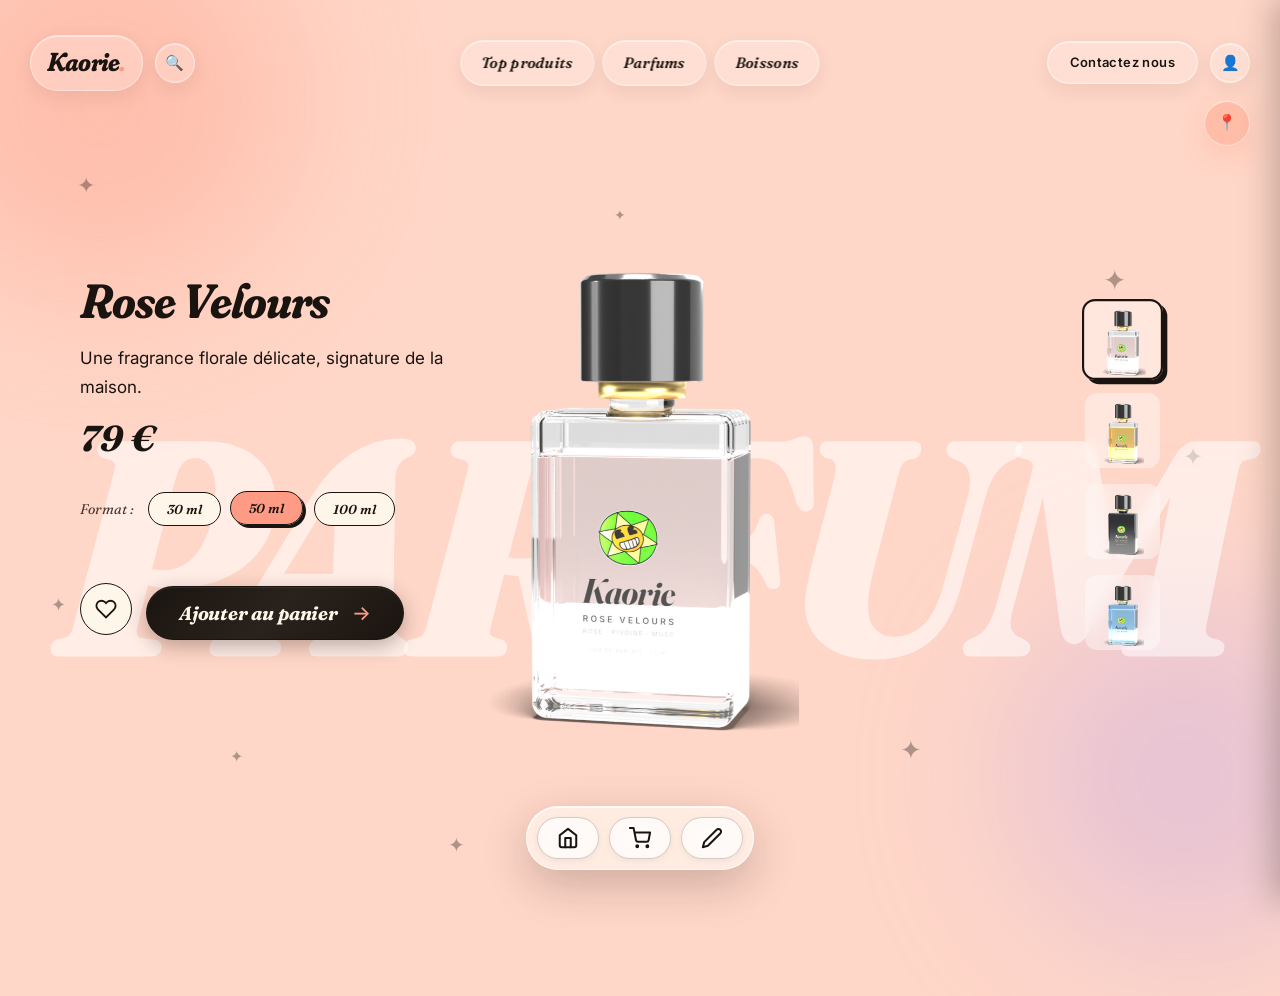
<file: produit-parfum.html>
<!DOCTYPE html>
<html lang="fr">
<head>
    <meta charset="UTF-8">
    <meta name="version" content="2026-09-22-1626">
    <meta name="viewport" content="width=device-width, initial-scale=1.0">
    <title>Parfum vue produit — Kaorie</title>
    <link rel="icon" href="images/logo.png?v=20260922">
    <!-- feuille:common -->
    <style data-feuille="common">

/* Les polices du site : Fraunces (les titres, en italique) et Inter (le texte).
   ⚠️ L'adresse d'une police variable liste d'abord ses axes, puis une valeur
   pour CHACUN d'eux. Fraunces en a quatre — opsz, wght, SOFT, WONK — plus
   l'italique ; l'ancienne adresse n'en donnait que deux (« 9..144,400 »), et
   Google répondait « 400 : mauvaise demande ». La police n'arrivait donc
   jamais : tout le site s'affichait avec la police de secours du système. */
@import url('https://fonts.googleapis.com/css2?family=Fraunces:ital,opsz,wght,SOFT,WONK@0,9..144,100..900,0..100,0..1;1,9..144,100..900,0..100,0..1&family=Inter:wght@300..700&display=swap');


/* ======================================================================
   1. VARIABLES & POLICES
   Palette de couleurs, ombres, transitions, radius
   =================================================================== */

:root {
    --cream:        #fef6e9;
    --cream-warm:   #fbe9c8;
    --cream-deep:   #f5dcae;
    --ink:          #1a1410;
    --ink-soft:     #4a3a30;

    --peach:        #ff9b85;
    --peach-dark:   #e87862;
    --citron:       #ffd84f;
    --citron-dark:  #f0b800;
    --forest:       #0a4f3c;
    --forest-light: #1e6b54;
    --lavender:     #c4a7e7;
    --lavender-dark:#9d7dc4;
    --orange:       #ff7849;
    --pink-soft:    #ffd3c8;

    --shadow-sm:    0 3px 12px rgba(26,20,16,0.08);
    --shadow-md:    0 10px 30px rgba(26,20,16,0.12);
    --shadow-lg:    0 25px 60px rgba(26,20,16,0.18);
    --shadow-pop:   0 0 0 3px var(--ink), 8px 8px 0 0 var(--ink);

    --transition:      0.45s cubic-bezier(0.34, 1.56, 0.64, 1);
    --transition-fast: 0.25s ease;

    --radius-sm: 12px;
    --radius-md: 24px;
    --radius-lg: 40px;
    --radius-pill: 100px;
}


/* ======================================================================
   2. RESET & BASE
   Reset universel + styles body, liens, boutons
   =================================================================== */

* { margin: 0; padding: 0; box-sizing: border-box; }

html { scroll-behavior: smooth; }

body {
    font-family: 'Inter', system-ui, sans-serif;
    background: var(--cream);
    color: var(--ink);
    min-height: 100vh;
    line-height: 1.6;
    -webkit-font-smoothing: antialiased;
    overflow-x: hidden;
    position: relative;
}

a { text-decoration: none; color: inherit; }
button { cursor: pointer; font-family: inherit; border: none; background: none; }
ul { list-style: none; }
img { max-width: 100%; display: block; }


/* ======================================================================
   3. TYPOGRAPHY
   Titres avec police Fraunces
   =================================================================== */

h1, h2, h3, h4 {
    font-family: 'Fraunces', serif;
    font-weight: 700;
    letter-spacing: -0.03em;
    line-height: 1;
    font-variation-settings: "opsz" 144, "SOFT" 50, "WONK" 0;
}

h1 em, h2 em { font-style: italic; font-variation-settings: "opsz" 144, "SOFT" 100, "WONK" 1; }


/* ======================================================================
   4. ANIMATIONS PARTAGÉES
   Keyframes utilisés sur plusieurs pages
   =================================================================== */

@keyframes fadeInUp { from { opacity: 0; transform: translateY(40px); } to { opacity: 1; transform: translateY(0); } }
@keyframes fadeIn { from { opacity: 0; } to { opacity: 1; } }
@keyframes slideInRight { from { transform: translateX(110%); opacity: 0; } to { transform: translateX(0); opacity: 1; } }
@keyframes float { 0%,100% { transform: translateY(0) rotate(0); } 50% { transform: translateY(-15px) rotate(5deg); } }
@keyframes spin { from { transform: rotate(0); } to { transform: rotate(360deg); } }
@keyframes marquee { from { transform: translateX(0); } to { transform: translateX(-50%); } }
@keyframes wiggle { 0%,100% { transform: rotate(-3deg); } 50% { transform: rotate(3deg); } }
@keyframes pulse { 0%,100% { transform: scale(1); } 50% { transform: scale(1.05); } }


/* ======================================================================
   5. LOADER D'INTRO
   Écran d'accueil au chargement (style Ciao Kombucha)
   =================================================================== */

.loader-screen {
    position: fixed;
    inset: 0;
    z-index: 9999;
    background: var(--peach);
    display: flex;
    flex-direction: column;
    align-items: center;
    justify-content: center;
    overflow: hidden;
    transition: transform 1s cubic-bezier(0.76, 0, 0.24, 1);
}

.loader-screen.hide {
    transform: translateY(-100%);
}

html.loader-skip .loader-screen { display: none !important; }

.loader-greeting {
    font-family: 'Fraunces', serif;
    font-style: italic;
    font-size: 16px;
    color: var(--ink);
    letter-spacing: 0.2em;
    text-transform: uppercase;
    margin-bottom: 15px;
    animation: fadeInUp 0.6s ease-out both;
}

.loader-logo {
    position: relative;
    display: inline-block;
    font-family: 'Fraunces', serif;
    font-style: italic;
    font-weight: 800;
    font-size: clamp(100px, 24vw, 320px);
    letter-spacing: -0.05em;
    line-height: 0.9;
    text-align: center;
    font-variation-settings: "opsz" 144, "SOFT" 100, "WONK" 1;

    color: rgba(26, 20, 16, 0.12);

    animation: fadeInUp 0.9s 0.15s cubic-bezier(0.34, 1.56, 0.64, 1) both;
}

.loader-logo::before {
    content: attr(data-text);
    position: absolute;
    left: 0;
    top: 0;
    width: var(--loader-progress, 0%);
    overflow: hidden;
    white-space: nowrap;
    color: var(--ink);

    font-family: inherit;
    font-style: inherit;
    font-weight: inherit;
    letter-spacing: inherit;
    line-height: inherit;
    font-variation-settings: inherit;

    transition: width 0.18s linear;
    pointer-events: none;
}

.loader-tagline {
    position: absolute;
    bottom: 50px;
    right: 50px;
    font-family: 'Fraunces', serif;
    font-style: italic;
    font-size: 14px;
    color: var(--ink);
    letter-spacing: 0.25em;
    text-transform: uppercase;
    text-align: right;
    line-height: 1.7;
    animation: fadeIn 0.6s 0.4s both;
}

.loader-sparkle {
    position: absolute;
    color: var(--ink);
    animation: spin 7s linear infinite;
}

.loader-sparkle.ls1 { top: 12%; right: 12%; font-size: 36px; }
.loader-sparkle.ls2 { top: 18%; left: 14%; font-size: 24px; animation-duration: 9s; }
.loader-sparkle.ls3 { bottom: 22%; right: 22%; font-size: 30px; animation-duration: 11s; }
.loader-sparkle.ls4 { top: 50%; right: 6%; font-size: 20px; animation-duration: 6s; }

html.loader-active, html.loader-active body { overflow: hidden; height: 100%; }


/* ======================================================================
   17. RESPONSIVE
   Adaptations pour tablettes et mobile
   =================================================================== */

@media (max-width: 700px) {
    .loader-counter { left: 25px; bottom: 25px; }
    .loader-tagline { right: 25px; bottom: 30px; font-size: 11px; }
    .loader-sparkle.ls1, .loader-sparkle.ls3 { font-size: 22px; }
}


/* ======================================================================
   6. SEARCH DROPDOWN
   Recherche progressive avec clip-path (effet liquid glass)
   =================================================================== */

.search-overlay {
    position: fixed;
    top: 42px;            
    left: 150px;          
    z-index: 90;          
    width: min(340px, calc(100vw - 540px));

    transform: translateX(-15px);
    opacity: 0;
    pointer-events: none;
    transition:
        transform 0.55s cubic-bezier(0.34, 1.56, 0.64, 1),
        opacity 0.3s ease;
}

.search-overlay.open {
    transform: translateX(0);
    opacity: 1;
    pointer-events: auto;
}

.search-input-wrap {
    position: relative;

    background: rgba(255, 255, 255, 0.22);
    backdrop-filter: blur(24px) saturate(200%);
    -webkit-backdrop-filter: blur(24px) saturate(200%);
    border-radius: 100px;
    border: 1px solid rgba(255, 255, 255, 0.4);
    box-shadow:
        inset 0 1px 0 rgba(255, 255, 255, 0.55),
        inset 0 -1px 0 rgba(255, 255, 255, 0.15),
        0 8px 24px rgba(26, 20, 16, 0.12);

    clip-path: inset(0 100% 0 0 round 100px);
    transition: clip-path 0.55s cubic-bezier(0.34, 1.56, 0.64, 1);
}

.search-overlay.open .search-input-wrap {
    clip-path: inset(0 0 0 0 round 100px);
}

.search-input {
    width: 100%;
    padding: 11px 26px 11px 50px;  
    font-size: 14px;
    font-family: 'Inter', sans-serif;
    background: transparent;
    border: none;
    color: var(--ink);
    border-radius: 100px;
    outline: none;
    text-shadow: 0 1px 0 rgba(255, 255, 255, 0.3);

    opacity: 0;
    transition: opacity 0.3s 0.35s;
}

.search-overlay.open .search-input {
    opacity: 1;
}

.search-input::placeholder {
    color: var(--ink-soft);
    font-style: italic;
    opacity: 0.7;
}

.search-results {
    margin-top: 10px;
    background: rgba(255, 255, 255, 0.28);
    backdrop-filter: blur(28px) saturate(200%);
    -webkit-backdrop-filter: blur(28px) saturate(200%);
    border-radius: 24px;
    border: 1px solid rgba(255, 255, 255, 0.4);
    box-shadow:
        inset 0 1px 0 rgba(255, 255, 255, 0.5),
        0 12px 35px rgba(26, 20, 16, 0.15);
    overflow: hidden;
    max-height: 60vh;
    overflow-y: auto;

    opacity: 0;
    transform: translateY(-8px);
    transition: opacity 0.3s 0.4s, transform 0.3s 0.4s;
}

.search-results:empty {
    display: none;
}

.search-overlay.open .search-results:not(:empty) {
    opacity: 1;
    transform: translateY(0);
}

.search-results:empty {
    display: none;
}

.search-count {
    padding: 12px 24px 8px;
    font-family: 'Fraunces', serif;
    font-style: italic;
    font-size: 11px;
    color: var(--ink-soft);
    letter-spacing: 0.1em;
    text-transform: uppercase;
    border-bottom: 1px solid rgba(0, 0, 0, 0.05);
}

.search-count em {
    color: var(--peach-dark);
    font-weight: 600;
    font-style: italic;
}

.search-result-item {
    display: block;
    padding: 13px 24px;
    border-bottom: 1px solid rgba(0, 0, 0, 0.05);
    color: var(--ink);
    text-decoration: none;
    transition: all 0.2s ease;
    animation: fadeInDown 0.3s ease-out both;
}

@keyframes fadeInDown {
    from { opacity: 0; transform: translateY(-8px); }
    to   { opacity: 1; transform: translateY(0); }
}

.search-result-item:last-child { border-bottom: none; }

.search-result-item:hover {
    background: rgba(255, 155, 133, 0.18);
    padding-left: 32px;
}

.search-result-item .name {
    font-family: 'Fraunces', serif;
    font-style: italic;
    font-weight: 600;
    font-size: 17px;
    color: var(--ink);
    line-height: 1.2;
}

.search-result-item .meta {
    display: block;
    font-family: 'Inter', sans-serif;
    font-style: normal;
    font-size: 11px;
    color: var(--ink-soft);
    text-transform: uppercase;
    letter-spacing: 0.12em;
    margin-top: 3px;
}

.search-no-results {
    padding: 30px 24px;
    text-align: center;
    font-family: 'Fraunces', serif;
    font-style: italic;
    font-size: 14px;
    color: var(--ink-soft);
    line-height: 1.6;
}

@media (max-width: 600px) {
    .search-overlay {
        width: calc(100vw - 30px);
        top: 75px;
    }
}


/* ======================================================================
   7. MENU BURGER OVERLAY
   Panneau de navigation alternative
   =================================================================== */

.menu-panel {
    position: fixed;
    inset: 0;
    z-index: 500;
    display: flex;
    flex-direction: column;
    align-items: center;
    justify-content: center;

    background: rgba(254, 246, 233, 0.7);
    backdrop-filter: blur(30px) saturate(180%);
    -webkit-backdrop-filter: blur(30px) saturate(180%);

    opacity: 0;
    pointer-events: none;
    transition: opacity 0.5s cubic-bezier(0.4, 0, 0.2, 1);
}

.menu-panel.open {
    opacity: 1;
    pointer-events: auto;
}

.menu-close {
    position: absolute;
    top: 30px;
    right: 40px;
    width: 48px;
    height: 48px;
    border-radius: 50%;
    background: rgba(255, 255, 255, 0.25);
    backdrop-filter: blur(20px) saturate(180%);
    -webkit-backdrop-filter: blur(20px) saturate(180%);
    border: 1px solid rgba(255, 255, 255, 0.4);
    box-shadow:
        inset 0 1px 0 rgba(255, 255, 255, 0.5),
        0 6px 20px rgba(26, 20, 16, 0.1);
    font-size: 22px;
    color: var(--ink);
    cursor: pointer;
    transition: all var(--transition);
}

.menu-close:hover {
    background: var(--peach);
    transform: rotate(90deg) scale(1.1);
}

.menu-nav {
    display: flex;
    flex-direction: column;
    gap: 8px;
    text-align: center;
}

.menu-nav a {
    font-family: 'Fraunces', serif;
    font-style: italic;
    font-weight: 700;
    font-size: clamp(36px, 6vw, 78px);
    color: var(--ink);
    letter-spacing: -0.03em;
    font-variation-settings: "opsz" 144, "SOFT" 100, "WONK" 1;
    line-height: 1.1;
    padding: 4px 16px;
    position: relative;
    transition: color 0.3s, transform 0.4s cubic-bezier(0.34, 1.56, 0.64, 1);

    opacity: 0;
    transform: translateY(40px);
}

.menu-panel.open .menu-nav a {
    opacity: 1;
    transform: translateY(0);
    transition: opacity 0.6s, transform 0.7s cubic-bezier(0.34, 1.56, 0.64, 1), color 0.3s;
}

.menu-panel.open .menu-nav a:nth-child(1) { transition-delay: 0.15s; }
.menu-panel.open .menu-nav a:nth-child(2) { transition-delay: 0.22s; }
.menu-panel.open .menu-nav a:nth-child(3) { transition-delay: 0.29s; }
.menu-panel.open .menu-nav a:nth-child(4) { transition-delay: 0.36s; }
.menu-panel.open .menu-nav a:nth-child(5) { transition-delay: 0.43s; }
.menu-panel.open .menu-nav a:nth-child(6) { transition-delay: 0.50s; }
.menu-panel.open .menu-nav a:nth-child(7) { transition-delay: 0.57s; }

.menu-nav a:hover {
    color: var(--peach-dark);
    transform: translateY(-3px) rotate(-1deg) !important;
}

.menu-panel .menu-sparkle {
    position: absolute;
    color: var(--ink);
    animation: spin 8s linear infinite;
    opacity: 0.5;
}
.menu-panel .menu-sparkle.ms1 { top: 15%; left: 12%; font-size: 30px; }
.menu-panel .menu-sparkle.ms2 { bottom: 18%; right: 15%; font-size: 24px; animation-duration: 10s; }
.menu-panel .menu-sparkle.ms3 { top: 25%; right: 18%; font-size: 20px; animation-duration: 12s; }

html.menu-open, html.menu-open body { overflow: hidden; }

.icon-btn.menu-toggle.active { background: var(--peach); }

.icon-btn#music-toggle.playing,
#music-toggle.playing {
    background: rgba(255, 155, 133, 0.6);
    border-color: rgba(255, 255, 255, 0.55);
    color: var(--ink);
    animation: pulse 1.5s ease-in-out infinite;
    box-shadow:
        inset 0 1px 0 rgba(255, 255, 255, 0.6),
        0 0 0 0 rgba(255, 155, 133, 0.7),
        0 6px 20px rgba(255, 120, 73, 0.25);
}

#music-toggle.playing::before {
    content: "";
    position: absolute;
    inset: -1px;
    border-radius: 50%;
    border: 2px solid var(--peach);
    animation: pulse-ring 1.8s cubic-bezier(0.4, 0, 0.2, 1) infinite;
    pointer-events: none;
}

@keyframes pulse-ring {
    0%   { transform: scale(1);   opacity: 0.8; }
    100% { transform: scale(1.6); opacity: 0; }
}


/* ======================================================================
   8. HEADER (sticky)
   Barre de navigation principale collée en haut
   =================================================================== */

.header {
    position: sticky;
    top: 15px;
    z-index: 100;
    display: flex;
    align-items: center;
    justify-content: space-between;
    padding: 20px 30px;

    background: transparent;
    border: none;
    box-shadow: none;
    backdrop-filter: none;
    -webkit-backdrop-filter: none;

    animation: fadeIn 0.6s ease-out both;
}

.header-left { display: flex; align-items: center; gap: 12px; }

.logo {
    font-family: 'Fraunces', serif;
    font-size: 26px;
    font-weight: 700;
    letter-spacing: -0.03em;
    color: var(--ink);
    font-style: italic;
    font-variation-settings: "opsz" 144, "SOFT" 100, "WONK" 1;
    padding: 6px 16px;
    border-radius: 100px;

    background: rgba(255, 255, 255, 0.22);
    backdrop-filter: blur(20px) saturate(180%);
    -webkit-backdrop-filter: blur(20px) saturate(180%);
    border: 1px solid rgba(255, 255, 255, 0.4);
    box-shadow:
        inset 0 1px 0 rgba(255, 255, 255, 0.5),
        0 6px 20px rgba(26, 20, 16, 0.08);

    transition: all var(--transition);
}

.logo:hover {
    transform: rotate(-3deg) scale(1.05);
    background: rgba(255, 255, 255, 0.32);
}

.logo span { color: var(--peach); }

.search-icon, .icon-btn {
    position: relative;
    width: 40px;
    height: 40px;
    border-radius: 50%;
    display: flex;
    align-items: center;
    justify-content: center;
    font-size: 15px;
    color: var(--ink);

    background: rgba(255, 255, 255, 0.22);
    backdrop-filter: blur(20px) saturate(180%);
    -webkit-backdrop-filter: blur(20px) saturate(180%);
    border: 1px solid rgba(255, 255, 255, 0.4);
    box-shadow:
        inset 0 1px 0 rgba(255, 255, 255, 0.55),
        inset 0 -1px 0 rgba(255, 255, 255, 0.15),
        0 6px 20px rgba(26, 20, 16, 0.08);

    transition: all var(--transition);
}

.search-icon:hover, .icon-btn:hover {
    background: rgba(255, 255, 255, 0.35);
    border-color: rgba(255, 255, 255, 0.6);
    transform: translateY(-2px) scale(1.05);
    box-shadow:
        inset 0 1px 0 rgba(255, 255, 255, 0.7),
        0 10px 30px rgba(26, 20, 16, 0.12);
}

.header-center {
    position: absolute;
    left: 50%;
    top: 50%;
    transform: translate(-50%, -50%);
    display: flex;
    align-items: center;
    gap: 8px;
    z-index: 1;
}

.header-center a {
    padding: 10px 20px;
    border-radius: 100px;
    font-family: 'Fraunces', serif;
    font-style: italic;
    font-size: 15px;
    font-weight: 600;
    letter-spacing: 0.02em;
    color: var(--ink);
    white-space: nowrap;

    background: rgba(255, 255, 255, 0.22);
    backdrop-filter: blur(20px) saturate(180%);
    -webkit-backdrop-filter: blur(20px) saturate(180%);
    border: 1px solid rgba(255, 255, 255, 0.4);
    box-shadow:
        inset 0 1px 0 rgba(255, 255, 255, 0.55),
        inset 0 -1px 0 rgba(255, 255, 255, 0.15),
        0 6px 18px rgba(26, 20, 16, 0.08);

    transition: all var(--transition);
}

.header-center a:hover {
    background: var(--peach);
    border-color: rgba(255, 255, 255, 0.7);
    transform: translateY(-2px);
    box-shadow:
        inset 0 1px 0 rgba(255, 255, 255, 0.7),
        0 10px 25px rgba(255, 120, 73, 0.25);
}

@media (max-width: 900px) {
    .header-center { display: none; }
}

.header-right { display: flex; align-items: center; gap: 12px; }

.contact-btn {
    padding: 10px 22px;
    border-radius: var(--radius-pill);
    color: var(--ink);
    font-size: 13px;
    font-weight: 600;
    letter-spacing: 0.03em;

    background: rgba(255, 255, 255, 0.22);
    backdrop-filter: blur(20px) saturate(180%);
    -webkit-backdrop-filter: blur(20px) saturate(180%);
    border: 1px solid rgba(255, 255, 255, 0.4);
    box-shadow:
        inset 0 1px 0 rgba(255, 255, 255, 0.55),
        inset 0 -1px 0 rgba(255, 255, 255, 0.15),
        0 6px 20px rgba(26, 20, 16, 0.08);

    transition: all var(--transition);
}

.contact-btn:hover {
    
    background: radial-gradient(circle at 30% 30%, rgba(255, 155, 133, 0.85) 0%, rgba(255, 120, 73, 0.6) 100%);
    border-color: rgba(255, 255, 255, 0.6);
    transform: translateY(-2px) scale(1.02);
    box-shadow:
        inset 0 1px 0 rgba(255, 255, 255, 0.7),
        0 10px 30px rgba(255, 120, 73, 0.25);
}


/* ======================================================================
   10. ICÔNE LOCALISATION
   Bouton 📍 fixed avec pulse-ring décoratif
   =================================================================== */

.location-icon {
    position: fixed;
    right: 30px;
    top: 100px;
    z-index: 99;
    width: 46px;
    height: 46px;
    border-radius: 50%;
    color: var(--ink);
    display: flex;
    align-items: center;
    justify-content: center;

    background: rgba(255, 155, 133, 0.4);
    backdrop-filter: blur(24px) saturate(200%);
    -webkit-backdrop-filter: blur(24px) saturate(200%);
    border: 1px solid rgba(255, 255, 255, 0.45);
    box-shadow:
        inset 0 1px 0 rgba(255, 255, 255, 0.6),
        0 10px 30px rgba(255, 120, 73, 0.2);

    transition: all var(--transition);
    animation: float 4s ease-in-out infinite;
}

.location-icon:hover {
    transform: scale(1.15) rotate(-10deg);
    background: rgba(255, 216, 79, 0.5); 
}


/* ======================================================================
   9. MAIN (layout)
   Conteneur principal et utilitaires de mise en page
   =================================================================== */

.main {
    padding: 50px 40px 140px;
    min-height: calc(100vh - 130px);
    position: relative;
}

.page-title {
    text-align: center;
    font-size: clamp(60px, 10vw, 130px);
    margin-bottom: 50px;
    letter-spacing: -0.04em;
    animation: fadeInUp 0.8s cubic-bezier(0.4, 0, 0.2, 1) both;
}

.page-title em { color: var(--peach); }

.cart-backdrop {
    position: fixed;
    inset: 0;
    background: rgba(26, 20, 16, 0.4);
    backdrop-filter: blur(4px);
    -webkit-backdrop-filter: blur(4px);
    z-index: 90;
    opacity: 0;
    pointer-events: none;
    transition: opacity 0.4s ease;
}
.cart-backdrop.open {
    opacity: 1;
    pointer-events: auto;
}


/* ======================================================================
   11. DRAWER PANIER
   Panneau glissant depuis la droite (Léa)
   =================================================================== */

.cart-drawer {
    position: fixed;
    top: 0;
    right: 0;
    width: 420px;
    max-width: 92vw;
    height: 100vh;
    background: var(--cream);
    border-left: 2px solid var(--ink);
    box-shadow: -8px 0 30px rgba(26, 20, 16, 0.25);
    padding: 60px 30px 30px;
    display: flex;
    flex-direction: column;
    z-index: 100;
    transform: translateX(100%);
    transition: transform 0.5s cubic-bezier(0.34, 1.56, 0.64, 1);
}
.cart-drawer.open {
    transform: translateX(0);
}

.cart-drawer-close {
    position: absolute;
    top: 18px;
    right: 18px;
    width: 38px;
    height: 38px;
    border-radius: 50%;
    border: 1.5px solid var(--ink);
    background: var(--cream);
    color: var(--ink);
    font-size: 22px;
    line-height: 1;
    cursor: pointer;
    transition: all var(--transition-fast);
    z-index: 2;
    display: flex;
    align-items: center;
    justify-content: center;
}
.cart-drawer-close:hover {
    background: var(--peach);
    transform: rotate(90deg);
}

.cart-clear-btn {
    width: 100%;
    margin-top: 10px;
    padding: 10px;
    background: transparent;
    color: var(--ink-soft);
    border: 1.5px solid var(--ink-soft);
    border-radius: var(--radius-pill);
    font-family: 'Fraunces', serif;
    font-style: italic;
    font-size: 12px;
    cursor: pointer;
    transition: all var(--transition-fast);
}
.cart-clear-btn:hover {
    background: var(--ink);
    color: var(--cream);
    border-color: var(--ink);
}

.cart-drawer .cart-items {
    flex: 1;
    overflow-y: auto;
}

/* La contenance d'une ligne du panier (« 50 ml », « 1 L »). C'est elle qui
   distingue deux lignes du même produit : discrète, mais toujours lue. */
.cart-item-size {
    display: block;
    font: 11px/1.5 'Inter', sans-serif;
    letter-spacing: 0.04em;
    color: color-mix(in srgb, var(--ink) 62%, transparent);
    margin-top: 2px;
}

.cart-item-engraving {
    display: inline-flex;
    align-items: center;
    gap: 6px;
    margin-top: 4px;
    font-family: 'Fraunces', serif;
    font-style: italic;
    font-size: 12px;
    color: var(--peach-dark);
    letter-spacing: 0.02em;
}
.cart-item-engraving::before {
    content: "✦";
    font-size: 11px;
    color: var(--peach-dark);
}


/* ======================================================================
   12. MODAL DE GRAVURE
   Personnalisation des flacons (Mathis)
   =================================================================== */

.engraving-modal {
    position: fixed;
    top: 50%;
    left: 50%;
    transform: translate(-50%, -50%) scale(0.9);
    width: 460px;
    max-width: 92vw;
    background: var(--cream);
    border: 2px solid var(--ink);
    border-radius: var(--radius-md);
    box-shadow: 8px 8px 0 0 var(--ink);
    padding: 50px 36px 36px;
    z-index: 110;
    opacity: 0;
    pointer-events: none;
    transition: all 0.5s cubic-bezier(0.34, 1.56, 0.64, 1);
}
.engraving-modal.open {
    opacity: 1;
    pointer-events: auto;
    transform: translate(-50%, -50%) scale(1);
}

.engraving-modal .modal-close {
    position: absolute;
    top: 14px;
    right: 14px;
    width: 38px;
    height: 38px;
    border-radius: 50%;
    border: 1.5px solid var(--ink);
    background: var(--cream);
    color: var(--ink);
    font-size: 22px;
    line-height: 1;
    cursor: pointer;
    transition: all var(--transition-fast);
    display: flex;
    align-items: center;
    justify-content: center;
}
.engraving-modal .modal-close:hover {
    background: var(--peach);
    transform: rotate(90deg);
}

.engraving-modal h3 {
    font-family: 'Fraunces', serif;
    font-style: italic;
    font-size: 26px;
    font-weight: 700;
    color: var(--ink);
    text-align: center;
    margin-bottom: 8px;
    font-variation-settings: "opsz" 144, "SOFT" 100, "WONK" 1;
}

.engraving-modal .modal-desc {
    font-family: 'Fraunces', serif;
    font-style: italic;
    font-size: 13px;
    color: var(--ink-soft);
    text-align: center;
    margin-bottom: 28px;
    line-height: 1.5;
}

.engraving-preview {
    background: linear-gradient(135deg, #f5e9d0 0%, #ffe6b8 100%);
    border: 1.5px solid var(--ink);
    border-radius: var(--radius-sm);
    padding: 24px 16px;
    text-align: center;
    margin-bottom: 22px;
    min-height: 80px;
    display: flex;
    align-items: center;
    justify-content: center;
    box-shadow: inset 0 2px 8px rgba(26, 20, 16, 0.08);
    position: relative;
    overflow: hidden;
}

.engraving-preview::before {
    content: "✦";
    position: absolute;
    top: 10px;
    left: 14px;
    font-size: 12px;
    color: var(--peach-dark);
    opacity: 0.5;
}
.engraving-preview::after {
    content: "✦";
    position: absolute;
    bottom: 10px;
    right: 14px;
    font-size: 12px;
    color: var(--peach-dark);
    opacity: 0.5;
}

.engraving-preview-text {
    font-family: 'Fraunces', serif;
    font-style: italic;
    font-size: 26px;
    font-weight: 600;
    color: var(--ink);
    letter-spacing: 0.04em;
    
    text-shadow:
        0 1px 0 rgba(255, 255, 255, 0.5),
        0 -1px 1px rgba(26, 20, 16, 0.25);
    font-variation-settings: "opsz" 144, "SOFT" 50, "WONK" 1;
    transition: opacity 0.3s ease;
}

.engraving-preview-text.placeholder {
    opacity: 0.35;
    font-style: italic;
}

.engraving-input-wrap {
    position: relative;
    margin-bottom: 24px;
}

.engraving-input {
    width: 100%;
    padding: 14px 60px 14px 18px;
    background: var(--cream-warm);
    border: 1.5px solid var(--ink);
    border-radius: var(--radius-pill);
    font-family: 'Fraunces', serif;
    font-style: italic;
    font-size: 16px;
    color: var(--ink);
    outline: none;
    transition: all var(--transition-fast);
}
.engraving-input::placeholder {
    color: var(--ink-soft);
    opacity: 0.5;
}
.engraving-input:focus {
    border-color: var(--peach-dark);
    box-shadow: 0 0 0 3px rgba(255, 155, 133, 0.2);
}

.engraving-input-wrap .char-count {
    position: absolute;
    top: 50%;
    right: 18px;
    transform: translateY(-50%);
    font-family: 'Fraunces', serif;
    font-style: italic;
    font-size: 12px;
    color: var(--ink-soft);
    pointer-events: none;
}

.engraving-modal .modal-confirm {
    width: 100%;
    padding: 16px;
    
    background: linear-gradient(135deg, #1a1410 0%, #2a221c 100%);
    color: var(--cream);
    border: 1.5px solid var(--ink);
    border-radius: var(--radius-pill);
    font-family: 'Fraunces', serif;
    font-style: italic;
    font-size: 14px;
    font-weight: 600;
    letter-spacing: 0.04em;
    cursor: pointer;
    transition: all var(--transition);
}
.engraving-modal .modal-confirm:hover {
    
    background: radial-gradient(circle at 50% 50%, var(--peach) 0%, #ff9b85 100%);
    color: var(--ink);
    transform: translate(-2px, -2px);
    box-shadow: 4px 4px 0 0 var(--ink);
}
.engraving-modal .modal-confirm:disabled {
    opacity: 0.5;
    cursor: not-allowed;
    transform: none;
    box-shadow: none;
}


/* ======================================================================
   13. BANDEAU COOKIES
   Apparition 1s + flou si refus (SAE 203 obligatoire)
   =================================================================== */

.cookie-banner {
    position: fixed;
    bottom: 0;
    left: 0;
    right: 0;
    background: linear-gradient(180deg, rgba(254, 246, 233, 0.97) 0%, var(--cream) 100%);
    border-top: 2px solid var(--ink);
    box-shadow: 0 -8px 30px rgba(26, 20, 16, 0.15);
    padding: 24px 36px;
    z-index: 200;
    transform: translateY(100%);
    transition: transform 0.5s cubic-bezier(0.34, 1.56, 0.64, 1);
    display: flex;
    align-items: center;
    justify-content: space-between;
    gap: 30px;
    flex-wrap: wrap;
}
.cookie-banner.show {
    transform: translateY(0);
}

.cookie-text {
    font-family: 'Fraunces', serif;
    font-style: italic;
    font-size: 15px;
    color: var(--ink);
    line-height: 1.5;
    flex: 1;
    min-width: 280px;
}
.cookie-text strong {
    font-weight: 700;
    color: var(--peach-dark);
    font-style: normal;
}

.cookie-options {
    display: flex;
    gap: 18px;
    align-items: center;
}

.cookie-option {
    display: flex;
    align-items: center;
    gap: 10px;
    cursor: pointer;
    padding: 10px 18px;
    border-radius: 50px;
    border: 1.5px solid var(--ink);
    background: var(--cream);
    font-family: 'Fraunces', serif;
    font-style: italic;
    font-size: 14px;
    transition: all var(--transition-fast);
    user-select: none;
}
.cookie-option:hover {
    background: var(--peach);
    transform: translate(-2px, -2px);
    box-shadow: 3px 3px 0 0 var(--ink);
}
.cookie-option input[type="checkbox"] {
    width: 18px;
    height: 18px;
    accent-color: var(--peach-dark);
    cursor: pointer;
}

/* Le floutage qui suivait un refus des cookies a été retiré le 22/09/2026.
   Refuser rendait le site inutilisable — tout flou, plus rien de cliquable,
   et aucun moyen de revenir en arrière. Un refus coupe maintenant le suivi
   des clics (la seule chose que le site enregistrait) et rien d'autre. */


/* ======================================================================
   14. ANIMATION CLIC BOUTON
   btn-pop : agrandissement progressif au clic (SAE 203 point e)
   =================================================================== */

@keyframes btn-pop {
    0%   { transform: scale(1); }
    50%  { transform: scale(1.12); }
    100% { transform: scale(1); }
}
.btn-clicked {
    animation: btn-pop 0.4s cubic-bezier(0.34, 1.56, 0.64, 1);
}

@keyframes btn-pop-centered {
    0%   { transform: translateX(-50%) scale(1); }
    50%  { transform: translateX(-50%) scale(1.12); }
    100% { transform: translateX(-50%) scale(1); }
}
.btn-clicked-centered {
    animation: btn-pop-centered 0.4s cubic-bezier(0.34, 1.56, 0.64, 1);
}


/* ======================================================================
   15. FOOTER NAV
   Barre flottante en bas avec icônes principales
   =================================================================== */

.footer-nav {
    position: fixed;
    bottom: 30px;
    
    left: 0;
    right: 0;
    margin: 0 auto;
    width: fit-content;
    display: flex;
    gap: 10px;
    padding: 10px;
    border-radius: 50px;
    z-index: 60;

    background: rgba(255, 255, 255, 0.55);
    backdrop-filter: blur(28px) saturate(200%);
    -webkit-backdrop-filter: blur(28px) saturate(200%);
    border: 1.5px solid rgba(255, 255, 255, 0.75);
    box-shadow:
        inset 0 1px 0 rgba(255, 255, 255, 0.9),
        0 15px 45px rgba(26, 20, 16, 0.22);

    animation: fadeInUp 0.6s 0.3s cubic-bezier(0.4, 0, 0.2, 1) both;
}

.footer-nav .icon-btn {
    width: 62px;
    height: 42px;
    border-radius: 30px;
    background: rgba(255, 255, 255, 0.55);
    backdrop-filter: blur(10px);
    border: 1.5px solid rgba(0, 0, 0, 0.18);
    box-shadow:
        inset 0 1px 0 rgba(255, 255, 255, 0.85),
        0 2px 6px rgba(26, 20, 16, 0.05);
    color: var(--ink);
    transition: all var(--transition);
}

.footer-nav .icon-btn:hover {
    background: var(--peach);
    border-color: var(--ink);
    color: var(--ink);
    transform: translateY(-3px);
    box-shadow:
        inset 0 1px 0 rgba(255, 255, 255, 0.5),
        0 8px 22px rgba(255, 120, 73, 0.3);
}

.footer-nav .icon-btn svg {
    width: 22px;
    height: 22px;
    stroke: currentColor;
    stroke-width: 2.2;
    fill: none;
    stroke-linecap: round;
    stroke-linejoin: round;
}


/* ======================================================================
   16. BLOBS DÉCORATIFS
   Cercles colorés flottants en fond
   =================================================================== */

.blob {
    position: fixed;
    border-radius: 50%;
    filter: blur(80px);
    opacity: 0.4;
    z-index: 0;
    pointer-events: none;
}

.blob.b1 { width: 400px; height: 400px; background: var(--peach); top: -100px; left: -100px; animation: float 12s ease-in-out infinite; }
.blob.b2 { width: 350px; height: 350px; background: var(--lavender); bottom: -50px; right: -80px; animation: float 15s ease-in-out infinite reverse; }
.blob.b3 { width: 250px; height: 250px; background: var(--citron); top: 50%; left: 50%; animation: float 10s ease-in-out infinite; }

@media (max-width: 1100px) {
    .products-grid { grid-template-columns: repeat(2, 1fr); }
    .product-detail-wrap { padding: 20px 10px; }
    .product-description-box {
        position: relative;
        left: auto;
        bottom: auto;
        transform: none;
        margin-top: 30px;
    }
    .cart-sidebar {
        position: relative;
        right: auto;
        top: auto;
        width: 100%;
        max-width: 480px;
        margin: 30px auto;
    }
}

@media (max-width: 700px) {
    .marquee-track span { font-size: 12px; padding: 0 15px; }
    .header { padding: 15px 20px; top: 32px; }
    .header-center { display: none; }
    .contact-btn { display: none; }
    .location-icon { top: auto; bottom: 100px; right: 20px; }
    .main { padding: 30px 20px 140px; }
    .page-title { font-size: 50px; margin-bottom: 30px; }
    .hero { height: 65vh; }
    .products-grid { grid-template-columns: 1fr; gap: 20px; }
    .product-detail-carousel { gap: 15px; }
    .product-detail-img { width: 240px; }
    .arrow-nav { width: 50px; height: 50px; }
    .form-container { padding: 30px 25px; }
}

/* ======================================================================
   IMAGES DES PRODUITS
   Une seule définition pour tout le site : la classe du produit
   (`parfum-1`, `boisson-3`…) porte son image, où qu'elle soit posée —
   vignette du catalogue, miniature d'une fiche, ligne du panier.
   C'est ici, dans la feuille chargée par TOUTES les pages, parce que le
   panier ne charge pas catalog.css : ses vignettes restaient vides.
   Les couleurs de fond, elles, restent propres à chaque page.
   =================================================================== */
.parfum-1, .parfum-2, .parfum-3, .parfum-4,
.boisson-1, .boisson-2, .boisson-3, .boisson-4 {
    background-size: contain;
    background-position: center;
    background-repeat: no-repeat;
}
.parfum-1  { background-image: url('images/parfum-blanc-cut.png?v=20260922'); }
.parfum-2  { background-image: url('images/parfum-jaune-cut.png?v=20260922'); }
.parfum-3  { background-image: url('images/parfum-noir-cut.png?v=20260922'); }
.parfum-4  { background-image: url('images/parfum-bleu-cut.png?v=20260922'); }
.boisson-1 { background-image: url('images/boisson-gingembre-cut.png?v=20260922'); }
.boisson-2 { background-image: url('images/boisson-menthe-cut.png?v=20260922'); }
.boisson-3 { background-image: url('images/boisson-citron-cut.png?v=20260922'); }
.boisson-4 { background-image: url('images/boisson-framboise-cut.png?v=20260922'); }


/* ======================================================================
   BOUTON DU MENU (petits écrans)
   La navigation du haut (.header-center) disparaît sous 700 px ; sans ce
   bouton, le panneau de menu existait dans la page mais rien ne pouvait
   l'ouvrir — impossible d'aller aux Parfums ou aux Boissons au téléphone.
   =================================================================== */
.menu-toggle { display: none; }
@media (max-width: 700px) {
    .menu-toggle { display: inline-flex; align-items: center; justify-content: center; font-size: 18px; }
}

/* ======================================================================
   SI LE VISITEUR A DEMANDÉ MOINS D'ANIMATIONS
   (Réglages système → Accessibilité → Réduire les animations)
   Vingt et un éléments du site arrivent par une animation en `both` :
   ils commencent donc invisibles et ne deviennent visibles qu'une fois
   l'animation jouée. Si quelque chose empêche cette animation, la page
   paraît vide. Ici on coupe le mouvement mais on garde tout visible.
   =================================================================== */
@media (prefers-reduced-motion: reduce) {
    *, *::before, *::after {
        animation-duration: 0.01ms !important;
        animation-iteration-count: 1 !important;
        animation-delay: 0ms !important;
        transition-duration: 0.01ms !important;
        scroll-behavior: auto !important;
    }
}

/* ======================================================================
   TÉMOIN DE FIN DE FICHIER
   Dernière règle de la feuille : elle pose une variable. Le petit script
   en tête de chaque page vérifie que la variable est là ; si elle manque,
   c'est que le navigateur n'a pas la feuille en entier, et il la recharge.
   Ne rien écrire après cette règle.
   =================================================================== */
:root { --feuille-common: ok; }

    </style>
    <!-- /feuille:common -->
    <!-- feuille:product -->
    <style data-feuille="product">


.main.product-hero {
    position: relative;
    min-height: 100vh;
    overflow: hidden;
    
    padding: 40px 30px 180px;
    display: flex;
    align-items: center;
    justify-content: center;
    
    background: transparent;
}

.main.product-hero::before,
.main.product-hero::after { display: none; }


/* ======================================================================
   2. SPARKLES ✦ DÉCORATIFS
   8 étincelles animées en fond (sparkle-dance)
   =================================================================== */

.bg-sparkles {
    position: absolute;
    inset: 0;
    pointer-events: none;
    z-index: 1;
    overflow: hidden;
}

.bg-sparkle {
    position: absolute;
    color: var(--ink);
    opacity: 0.35;
    display: inline-block;
    will-change: transform;
    user-select: none;
}

.bg-sparkle.s1 { top:  8%; left:  6%; font-size: 22px; animation: sparkle-dance-a 9s ease-in-out infinite; }
.bg-sparkle.s2 { top: 18%; right: 12%; font-size: 28px; animation: sparkle-dance-b 12s ease-in-out infinite; }
.bg-sparkle.s3 { top: 55%; left: 4%;  font-size: 18px; animation: sparkle-dance-a 11s ease-in-out infinite 1s; }
.bg-sparkle.s4 { top: 38%; right:  6%; font-size: 24px; animation: sparkle-dance-b 10s ease-in-out infinite 2s; }
.bg-sparkle.s5 { bottom: 15%; left: 35%; font-size: 20px; animation: sparkle-dance-a 13s ease-in-out infinite 3s; }
.bg-sparkle.s6 { bottom: 25%; right: 28%; font-size: 26px; animation: sparkle-dance-b 8s ease-in-out infinite 1.5s; }
.bg-sparkle.s7 { top: 72%; left: 18%; font-size: 16px; animation: sparkle-dance-a 14s ease-in-out infinite 0.5s; }
.bg-sparkle.s8 { top: 12%; left: 48%; font-size: 14px; animation: sparkle-dance-b 9s ease-in-out infinite 2.5s; }

@keyframes sparkle-dance-a {
    0%   { transform: rotate(0deg)   translate(0, 0)    scale(1); }
    25%  { transform: rotate(90deg)  translate(15px, -10px) scale(1.15); }
    50%  { transform: rotate(180deg) translate(0, -20px) scale(0.9); }
    75%  { transform: rotate(270deg) translate(-12px, -8px) scale(1.1); }
    100% { transform: rotate(360deg) translate(0, 0)    scale(1); }
}

@keyframes sparkle-dance-b {
    0%   { transform: rotate(0deg)   translate(0, 0)    scale(1); }
    33%  { transform: rotate(-120deg) translate(-20px, 15px) scale(1.2); }
    66%  { transform: rotate(-240deg) translate(10px, -5px) scale(0.85); }
    100% { transform: rotate(-360deg) translate(0, 0)    scale(1); }
}

@keyframes float-blob-a {
    0%   { transform: translate(0, 0)         scale(1)    rotate(0deg); }
    25%  { transform: translate(280px, 180px) scale(1.35) rotate(90deg); }
    50%  { transform: translate(180px, 360px) scale(1.1)  rotate(180deg); }
    75%  { transform: translate(-120px, 240px) scale(0.85) rotate(270deg); }
    100% { transform: translate(0, 0)         scale(1)    rotate(360deg); }
}

@keyframes float-blob-b {
    0%   { transform: translate(0, 0)            scale(1)    rotate(0deg); }
    33%  { transform: translate(-260px, -200px)  scale(1.45) rotate(-120deg); }
    66%  { transform: translate(180px, -300px)   scale(0.85) rotate(-240deg); }
    100% { transform: translate(0, 0)            scale(1)    rotate(-360deg); }
}

.main.product-hero[data-product="parfum-1"]  { --page-bg: #ffd7c8; }
.main.product-hero[data-product="parfum-2"]  { --page-bg: #ffe9a0; }
.main.product-hero[data-product="parfum-3"]  { --page-bg: #dec8f0; }
.main.product-hero[data-product="parfum-4"]  { --page-bg: #ffe1d8; }
.main.product-hero[data-product="boisson-1"] { --page-bg: #ffd9b3; }  
.main.product-hero[data-product="boisson-2"] { --page-bg: #d8efa8; }  
.main.product-hero[data-product="boisson-3"] { --page-bg: #fff2b3; }  
.main.product-hero[data-product="boisson-4"] { --page-bg: #fbcce0; }  

/* Sur grand écran la fiche tient dans la fenêtre : on fige la hauteur
   pour éviter une barre de défilement inutile. En dessous, le contenu est
   plus haut que l'écran — figer la hauteur rendait le bas de la fiche
   (le bouton « Ajouter au panier ») impossible à atteindre. */
@media (min-width: 761px) {
    body.has-catalog-bg:not(.has-top-grid),
    body[data-product],
    html:has(body.has-catalog-bg:not(.has-top-grid)),
    html:has(body[data-product]) {
        overflow: hidden;
        height: 100vh;
    }
}

body[data-product] { transition: background 0.6s cubic-bezier(0.4, 0, 0.2, 1); }

body[data-product="parfum-1"]  { background: #ffd7c8; }
body[data-product="parfum-2"]  { background: #ffe9a0; }
body[data-product="parfum-3"]  { background: #dec8f0; }
body[data-product="parfum-4"]  { background: #ffe1d8; }
body[data-product="boisson-1"] { background: #ffd9b3; }  
body[data-product="boisson-2"] { background: #d8efa8; }  
body[data-product="boisson-3"] { background: #fff2b3; }  
body[data-product="boisson-4"] { background: #fbcce0; }  


/* ======================================================================
   3. MEGA TITRE EN FOND
   Mot 'PARFUM' ou 'BOISSON' géant qui respire
   =================================================================== */

.product-mega-title {
    position: absolute;
    top: 50%;
    left: 50%;
    transform: translate(-50%, -50%);
    font-family: 'Fraunces', serif;
    font-style: italic;
    font-weight: 900;
    font-size: clamp(140px, 24vw, 360px);
    color: rgba(255, 255, 255, 0.55);
    white-space: nowrap;
    letter-spacing: -0.05em;
    text-transform: uppercase;
    user-select: none;
    pointer-events: none;
    z-index: 1;
    animation:
        fadeIn 0.8s 0.3s ease-out both,
        mega-title-breath 8s 1.2s ease-in-out infinite;
}

@keyframes mega-title-breath {
    0%, 100% {
        transform: translate(-50%, -50%) scale(1) rotate(0deg);
        color: rgba(255, 255, 255, 0.55);
        letter-spacing: -0.05em;
    }
    25% {
        transform: translate(-46%, -50%) scale(1.06) rotate(-1.5deg);
        color: rgba(255, 255, 255, 0.8);
    }
    50% {
        transform: translate(-50%, -53%) scale(1.1) rotate(0deg);
        color: rgba(255, 255, 255, 0.9);
        letter-spacing: -0.02em;
    }
    75% {
        transform: translate(-54%, -50%) scale(1.06) rotate(1.5deg);
        color: rgba(255, 255, 255, 0.8);
    }
}


/* ======================================================================
   4. WRAP PRODUIT (relative)
   Conteneur principal pour positionner miniatures en absolute
   =================================================================== */

.product-detail-wrap {
    width: 100%;          
    max-width: 1200px;
    margin: 0 auto;
    position: relative;
    display: flex;
    flex-direction: column;
    align-items: center;
    padding: 30px;
    z-index: 2;
}

.product-detail-carousel {
    display: flex;
    align-items: center;
    justify-content: center;
    gap: 60px;
    width: 100%;
}


/* ======================================================================
   6. IMAGE PRODUIT GRANDE
   Grande image du flacon avec hover
   =================================================================== */

.product-detail-img {
    aspect-ratio: 3 / 5;
    
    height: 60vh;
    max-height: 640px;
    min-height: 420px;
    width: auto;                
    position: relative;
    
    background-color: transparent !important;
    border: none !important;
    box-shadow: none !important;
    overflow: visible !important;
    z-index: 5;
    animation: fadeInUp 0.7s cubic-bezier(0.34, 1.56, 0.64, 1) both;
    display: flex;
    align-items: center;
    justify-content: center;
    transition: transform var(--transition);
}

.product-detail-img:hover { transform: rotate(-2deg); }

/* ===== Images des produits =====
   Elles ne sont plus ici : les classes `parfum-1`, `boisson-2`… portent
   leur image dans common.css, la feuille chargée par toutes les pages
   (sinon le panier, qui ne charge pas catalog.css, restait sans images). */


.product-detail-img .click-tag {
    display: none;          
    position: absolute;
    top: 20px;
    left: 50%;
    transform: translateX(-50%);
    font-family: 'Fraunces', serif;
    font-style: italic;
    font-size: 12px;
    color: var(--ink);
    background: rgba(254, 246, 233, 0.9);
    padding: 6px 14px;
    border-radius: var(--radius-pill);
    border: 1.5px solid var(--ink);
    z-index: 4;
}

.product-detail-img .label-name {
    
    display: none;
}

.product-detail-img::before,
.product-detail-img::after { display: none !important; }

.product-detail-img::before {
    content: "✦";
    position: absolute;
    top: 60px;
    right: 30px;
    font-size: 24px;
    color: var(--ink);
    animation: spin 10s linear infinite;
    z-index: 4;
}

.product-detail-img::after {
    content: "✦";
    position: absolute;
    bottom: 30px;
    left: 30px;
    font-size: 18px;
    color: var(--ink);
    animation: spin 8s linear infinite reverse;
    z-index: 4;
}


/* ======================================================================
   5. FLÈCHES CARROUSEL
   Boutons feuille pour changer de produit
   =================================================================== */

.arrow-nav {
    position: relative;
    width: 64px;
    height: 160px;
    background: transparent;
    border: none;
    padding: 0;
    display: flex;
    align-items: center;
    justify-content: center;
    cursor: pointer;
    flex-shrink: 0;
    transition: transform var(--transition);
}

.arrow-nav.prev { transform: rotate(-10deg); }
.arrow-nav.next { transform: rotate(10deg); }

.arrow-nav.prev:hover { transform: rotate(-10deg) translate(-3px, -3px); }
.arrow-nav.next:hover { transform: rotate(10deg) translate(3px, -3px); }

.arrow-nav .leaf {
    position: absolute;
    inset: 0;
    width: 100%;
    height: 100%;
    overflow: visible;
    
    filter: drop-shadow(4px 4px 0 var(--ink));
    transition: filter var(--transition);
}

.arrow-nav .leaf path {
    fill: var(--cream);
    stroke: var(--ink);
    stroke-width: 2;
    transition: fill 0.3s;
}

.arrow-nav:hover .leaf path { fill: var(--peach); }
.arrow-nav:hover .leaf { filter: drop-shadow(6px 6px 0 var(--ink)); }

.arrow-nav .arrow-icon {
    position: relative;
    z-index: 2;
    width: 22px;
    height: 22px;
    stroke: var(--ink);
    stroke-width: 2.5;
    fill: none;
    stroke-linecap: round;
    stroke-linejoin: round;
}

.arrow-nav.prev .arrow-icon { transform: rotate(10deg); }
.arrow-nav.next .arrow-icon { transform: rotate(-10deg); }


/* ======================================================================
   7. BOÎTE DESCRIPTION
   Texte produit, prix, bouton ajouter au panier
   =================================================================== */

.product-description-box {
    position: absolute;
    top: 20%;                       
    left: 80px;
    max-width: 380px;
    width: auto;

    background: transparent;
    border: none;
    box-shadow: none;
    padding: 0;

    display: flex;
    flex-direction: column;
    gap: 18px;                      
    z-index: 10;
    animation: fadeInUp 0.8s 0.3s cubic-bezier(0.34, 1.56, 0.64, 1) both;
}

.product-description-box .desc-title { display: none; }

.product-description-box .desc-name {
    font-family: 'Fraunces', serif;
    font-style: italic;
    font-weight: 700;
    font-size: 48px;
    color: var(--ink);
    line-height: 1.05;
    letter-spacing: -0.02em;
    margin: 0;
    font-variation-settings: "opsz" 144, "SOFT" 80, "WONK" 1;
}

.product-description-box .desc-text {
    font-family: 'Inter', sans-serif;
    font-size: 17px;
    color: var(--ink);
    line-height: 1.7;
    margin: 0;
    max-width: 420px;
}

.product-description-box .desc-price {
    font-family: 'Fraunces', serif;
    font-style: italic;
    font-size: 36px;
    font-weight: 700;
    color: var(--ink);
    margin: 0;
    line-height: 1;
}

.product-description-box .add-to-cart {
    display: inline-flex;
    align-items: center;
    gap: 14px;
    width: fit-content;
    margin-top: 8px;
    padding: 14px 32px;

    background: linear-gradient(135deg, #1a1410 0%, #2a221c 50%, #1a1410 100%);
    color: var(--cream);
    border: 1.5px solid var(--ink);
    border-radius: 100px;

    font-family: 'Fraunces', serif;
    font-style: italic;
    font-size: 19px;
    font-weight: 700;
    letter-spacing: -0.01em;
    text-transform: none;

    box-shadow:
        inset 0 1px 0 rgba(255, 255, 255, 0.08),
        0 6px 20px rgba(26, 20, 16, 0.3);

    transition: all 0.45s cubic-bezier(0.4, 0, 0.2, 1);
    cursor: pointer;
}

.product-description-box .add-to-cart::after {
    content: "→";
    font-family: 'Inter', sans-serif;
    font-style: normal;
    font-size: 20px;
    font-weight: 500;
    color: var(--peach);
    line-height: 1;
    flex-shrink: 0;
    transition: transform 0.4s cubic-bezier(0.34, 1.56, 0.64, 1);
}

.product-description-box .add-to-cart:hover {
    background: radial-gradient(circle at 30% 50%, var(--peach) 0%, #ff9b85 70%, #f5876e 100%);
    color: var(--ink);
    transform: translateY(-3px);
    box-shadow:
        inset 0 1px 0 rgba(255, 255, 255, 0.4),
        0 14px 30px rgba(255, 155, 133, 0.35);
}
.product-description-box .add-to-cart:hover::after {
    color: var(--ink);
}

.product-description-box .add-to-cart:hover::after {
    transform: translateX(8px);
}

.product-description-box .add-to-cart:active {
    transform: translateY(-1px);
    box-shadow:
        inset 0 1px 0 rgba(255, 255, 255, 0.1),
        0 4px 12px rgba(26, 20, 16, 0.35);
}


/* ======================================================================
   8. MINIATURES CLIQUABLES (annexe 3)
   Mini-cards à gauche pour switcher de produit
   =================================================================== */

.product-thumbnails {
    position: absolute;
    right: 60px;
    top: 50%;
    transform: translateY(-50%);
    display: flex;
    flex-direction: column;
    gap: 16px;
    z-index: 4;
}

@media (min-width: 1100px) {
    .product-thumbnails {
        right: 80px;
    }
}

.thumb {
    width: 75px;
    height: 75px;
    border: 2px solid transparent;
    border-radius: var(--radius-sm);
    background-size: contain;
    background-position: center;
    background-repeat: no-repeat;
    background-color: rgba(255, 255, 255, 0.4);
    backdrop-filter: blur(8px);
    cursor: pointer;
    transition: all var(--transition-fast);
    position: relative;
}
.thumb:hover {
    transform: translateY(-3px) scale(1.05);
    box-shadow: 0 6px 18px rgba(26, 20, 16, 0.2);
}

.thumb.active {
    border-color: var(--ink);
    transform: scale(1.08);
    box-shadow: 4px 4px 0 0 var(--ink);
}


/* ======================================================================
   9. SÉLECTEUR DE TAILLE (annexe 3)
   Pills 30ml/50ml/100ml avec fond coloré sur active
   =================================================================== */

.size-selector {
    display: flex;
    align-items: center;
    gap: 10px;
    margin: 18px 0 22px;
    flex-wrap: wrap;
}
.size-label {
    font-family: 'Fraunces', serif;
    font-style: italic;
    font-size: 14px;
    color: var(--ink-soft);
    margin-right: 4px;
}
.size-option {
    padding: 8px 18px;
    border: 1.5px solid var(--ink);
    background: var(--cream);
    border-radius: var(--radius-pill);
    font-family: 'Fraunces', serif;
    font-style: italic;
    font-size: 13px;
    font-weight: 600;
    color: var(--ink);
    cursor: pointer;
    transition: all var(--transition-fast);
}
.size-option:hover {
    transform: translateY(-2px);
    box-shadow: 2px 2px 0 0 var(--ink);
}

.size-option.active {
    background: radial-gradient(circle at 30% 30%, var(--peach) 0%, #ff9b85 100%);
    color: var(--ink);
    box-shadow: 3px 3px 0 0 var(--ink);
    transform: translate(-1px, -1px);
}

.product-actions {
    display: flex;
    gap: 14px;
    align-items: center;
    margin-top: 12px;
}


/* ======================================================================
   10. BOUTON FAVORIS ❤ (annexe 3)
   Cœur avec animation heart-pop au clic
   =================================================================== */

.favorite-btn {
    width: 52px;
    height: 52px;
    flex-shrink: 0;
    border-radius: 50%;
    border: 1.5px solid var(--ink);
    background: var(--cream);
    cursor: pointer;
    display: flex;
    align-items: center;
    justify-content: center;
    transition: all var(--transition-fast);
}
.favorite-btn svg {
    fill: none;
    stroke: var(--ink);
    stroke-width: 2;
    transition: all 0.3s ease;
}
.favorite-btn:hover {
    transform: scale(1.08);
    box-shadow: 3px 3px 0 0 var(--ink);
}

.favorite-btn.active {
    background: radial-gradient(circle at 30% 30%, #ff6b9d 0%, #d94375 100%);
    border-color: #d94375;
    transform: scale(1.1);
    animation: heart-pop 0.5s cubic-bezier(0.34, 1.56, 0.64, 1);
}
.favorite-btn.active svg {
    fill: white;
    stroke: white;
}
@keyframes heart-pop {
    0%   { transform: scale(1); }
    40%  { transform: scale(1.3); }
    70%  { transform: scale(0.95); }
    100% { transform: scale(1.1); }
}


/* ======================================================================
   LA FICHE SUR UN TÉLÉPHONE
   Sur grand écran, la fiche est une composition : le nom du type en
   filigrane, la bouteille au centre, le texte posé à gauche, les
   miniatures à droite — tout en absolu. Sur un écran étroit, ces trois
   blocs se recouvraient (le nom passait sur la bouteille, les miniatures
   par-dessus). Ici on abandonne la composition : tout se remet dans le
   fil de la page, image d'abord, puis miniatures, puis le texte.
   =================================================================== */
@media (max-width: 760px) {
    .main.product-hero {
        display: block;
        min-height: auto;
        overflow: visible;
        padding: 96px 22px 150px;
    }

    /* Le mot en filigrane (« PARFUM », « BOISSON ») n'a pas la place :
       il passerait derrière le texte et le rendrait illisible. */
    .product-mega-title { display: none; }

    .product-detail-wrap {
        display: flex;
        flex-direction: column;
        align-items: center;
        padding: 0;
        max-width: none;
    }
    /* Dans le HTML les miniatures précèdent la bouteille (elles sont à
       droite sur grand écran) : on inverse l'ordre à l'affichage. */
    .product-detail-carousel { order: 1; gap: 0; }
    .product-thumbnails {
        order: 2;
        position: static;
        transform: none;
        flex-direction: row;
        justify-content: center;
        gap: 10px;
        margin-top: 18px;
    }
    .thumb { width: 58px; height: 58px; }

    .product-detail-img {
        height: 38vh;
        min-height: 230px;
        max-height: 330px;
    }

    .product-description-box {
        position: static;
        max-width: 100%;
        margin: 26px auto 0;
        gap: 12px;
        text-align: left;
    }
    .desc-name  { font-size: 34px; }
    .desc-text  { font-size: 15px; line-height: 1.6; max-width: none; }
    .desc-price { font-size: 30px; }

    .size-selector { margin: 10px 0 14px; gap: 8px; }
    .size-label { width: 100%; margin-bottom: 2px; }

    /* Le bouton principal prend toute la largeur : c'est le geste de la
       page, et au pouce une cible large est plus facile à viser. */
    .product-actions { margin-top: 4px; }
    .add-to-cart { flex: 1; justify-content: center; width: auto; font-size: 17px; padding: 14px 20px; }
    .favorite-btn { width: 48px; height: 48px; }

    .bg-sparkle { opacity: 0.22; }
    .bg-sparkle.s3, .bg-sparkle.s7 { display: none; }
}

/* ======================================================================
   TÉMOIN DE FIN DE FICHIER
   Dernière règle de la feuille : elle pose une variable. Le petit script
   en tête de chaque page vérifie que la variable est là ; si elle manque,
   c'est que le navigateur n'a pas la feuille en entier, et il la recharge.
   Ne rien écrire après cette règle.
   =================================================================== */
:root { --feuille-product: ok; }

    </style>
    <!-- /feuille:product -->
    <script>
        /* ==============================================================
           CONTRÔLE DE LA PAGE
           Les feuilles de style sont écrites dans la page (voir
           outils/inclure_css.py) et chacune finit par un témoin
           `--feuille-<nom>`. Si un témoin manque, c'est que le navigateur
           n'affiche pas la page telle qu'elle est sur le serveur : il
           ressert une vieille copie gardée en mémoire. On le corrige en
           deux temps :
             1. une fois par visite, on recharge la page sous une adresse
                que son cache ne connaît pas (?frais=…), ce qui l'oblige à
                la redemander au serveur ;
             2. si ça ne suffit pas, on affiche un état des lieux — et
                ?diag=1 l'affiche à la demande.
           ============================================================== */
        (function () {
            var CLEF = 'kaorie-fraicheur', journal = [], reparees = {};
            function temoin(nom) { return getComputedStyle(document.documentElement).getPropertyValue('--feuille-' + nom).trim(); }
            function feuilles() {
                return [].map.call(document.querySelectorAll('style[data-feuille], link[rel="stylesheet"][href*="css/"]'), function (e) {
                    return e.getAttribute('data-feuille') || e.getAttribute('href').split('/').pop().split('.')[0];
                }).filter(function (n) { return n.indexOf('-repare') < 0; });
            }
            function manquantes() { return feuilles().filter(function (n) { return temoin(n) !== 'ok'; }); }

            function redemanderLaPage() {
                var deja = sessionStorage.getItem(CLEF);
                if (deja) { journal.push('page déjà redemandée à ' + deja + ' : le cache résiste'); return false; }
                sessionStorage.setItem(CLEF, new Date().toLocaleTimeString());
                var p = new URLSearchParams(location.search);
                p.set('frais', Date.now());
                location.replace(location.pathname + '?' + p.toString() + location.hash);
                return true;
            }

            function redemanderLaFeuille(nom) {
                reparees[nom] = true;
                var adresse = 'css/' + nom + '.css?r=' + Date.now();
                fetch(adresse, { cache: 'reload' })
                    .then(function (r) { return r.ok ? r.text() : Promise.reject('HTTP ' + r.status); })
                    .then(function (css) {
                        var style = document.createElement('style');
                        style.setAttribute('data-feuille', nom + '-repare');
                        style.textContent = css.replace(/url\('\.\.\/images\//g, "url('images/");
                        document.head.appendChild(style);
                        journal.push(nom + ' : feuille redemandée au serveur et posée dans la page');
                    })
                    .catch(function (e) { journal.push(nom + ' : impossible de recharger (' + e + ')'); });
            }

            function etatDesLieux() {
                var lignes = ['KAORIE — état des lieux',
                              'page : ' + location.pathname.split('/').pop() + location.search,
                              'reçue : ' + Math.round(document.documentElement.outerHTML.length / 1024) + ' Ko de HTML'];
                feuilles().forEach(function (n) { lignes.push('feuille ' + n + ' → ' + (temoin(n) || 'TÉMOIN ABSENT')); });
                for (var i = 0; i < document.styleSheets.length; i++) {
                    var f = document.styleSheets[i], nb;
                    try { nb = f.cssRules.length + ' règles'; } catch (e) { nb = 'INACCESSIBLE'; }
                    lignes.push((f.href ? f.href.split('/').pop() : 'écrite dans la page') + ' → ' + nb);
                }
                lignes = lignes.concat(journal.length ? journal : ['rien à signaler']);
                var d = document.createElement('div');
                d.style.cssText = 'position:fixed;inset:auto 10px 10px 10px;z-index:99999;background:#111;color:#0f0;font:12px/1.5 ui-monospace,monospace;padding:12px 14px;border-radius:10px;white-space:pre-wrap;max-height:60vh;overflow:auto';
                d.textContent = lignes.join('\n');
                document.body.appendChild(d);
            }

            function verifier(derniere) {
                var absentes = manquantes();
                if (absentes.length && redemanderLaPage()) return;      // on repart sur une page fraîche
                absentes.forEach(function (n) { if (!reparees[n]) redemanderLaFeuille(n); });
                if (derniere && (absentes.length || /[?&]diag=1/.test(location.search))) etatDesLieux();
            }

            /* Une vieille copie de la page peut être complète et cohérente :
               rien, de l'intérieur, ne permet de la distinguer de la bonne.
               On demande donc au serveur la version du moment — un petit
               fichier qu'on interdit de mettre en cache — et on la compare
               à celle inscrite dans la page. */
            fetch('version.txt', { cache: 'no-store' })
                .then(function (r) { return r.ok ? r.text() : Promise.reject('HTTP ' + r.status); })
                .then(function (v) {
                    var serveur = v.trim();
                    var ici = (document.querySelector('meta[name="version"]') || {}).content || '';
                    if (!serveur || !ici || serveur === ici) return;
                    journal.push('page du ' + ici + ', le serveur en est au ' + serveur);
                    redemanderLaPage();
                })
                .catch(function () { /* hors ligne, ou ouvert depuis un fichier : tant pis */ });

            if (document.readyState === 'loading') document.addEventListener('DOMContentLoaded', function () { verifier(false); });
            else verifier(false);
            setTimeout(function () { verifier(true); }, 2500);
        })();
    </script>
</head>
<body>
    <script>
        (function(){
            const id = parseInt(new URLSearchParams(window.location.search).get('id')) || 1;
            const colors = {1:'#ffd7c8', 2:'#ffe9a0', 3:'#dec8f0', 4:'#ffe1d8'};
            const color = colors[id] || '#fef6e9';
            document.documentElement.style.backgroundColor = color;
            document.body.style.backgroundColor = color;
            document.body.dataset.product = 'parfum-' + id;
        })();
    </script>
    
    
    <!-- ============================================================
         AUDIO DE FOND (Aria Math)
         ============================================================ -->
    
    
    
    <!-- ============================================================
         BLOBS DÉCORATIFS
         ============================================================ -->
    <div class="blob b1"></div>
    <div class="blob b2"></div>

    
    <!-- ============================================================
         HEADER (navigation principale)
         ============================================================ -->
    <header class="header">
        <div class="header-left">
            <a href="index.html" class="logo">Kaorie<span>.</span></a>
            <button class="search-icon" aria-label="Rechercher">&#128269;</button>
        </div>

        <nav class="header-center">
            <a href="top-produits.html">Top produits</a>
            <a href="parfums.html">Parfums</a>
            <a href="boissons.html">Boissons</a>
        </nav>

        <div class="header-right">
            <button class="icon-btn menu-toggle" id="menu-toggle" aria-label="Menu">&#9776;</button>
            <a href="contact.html" class="contact-btn">Contactez nous</a>
            <a href="connexion.html" class="icon-btn" aria-label="Compte">&#128100;</a>
        </div>
    </header>

    
    <!-- ============================================================
         ICÔNE LOCALISATION 📍
         ============================================================ -->
    <a href="localisation.html" class="location-icon" aria-label="Localisation">&#128205;</a>

    
    <!-- ============================================================
         CONTENU PRINCIPAL (main)
         ============================================================ -->
    <main class="main product-hero" id="product-main" data-product="parfum-1">

        <div class="bg-sparkles">
            <span class="bg-sparkle s1">✦</span>
            <span class="bg-sparkle s2">✦</span>
            <span class="bg-sparkle s3">✦</span>
            <span class="bg-sparkle s4">✦</span>
            <span class="bg-sparkle s5">✦</span>
            <span class="bg-sparkle s6">✦</span>
            <span class="bg-sparkle s7">✦</span>
            <span class="bg-sparkle s8">✦</span>
        </div>
<h2 class="product-mega-title" id="product-mega-title">parfum</h2>
        <div class="product-detail-wrap">
            
            <div class="product-thumbnails" id="product-thumbnails">
                
            </div>

            <div class="product-detail-carousel">
                
                <div class="product-detail-img parfum-1" id="product-image">
                    <span class="click-tag">click pour ouvrir</span>
                    <span class="label-name" id="product-title">Parfum</span>
                </div>
            </div>
        </div>

        <div class="product-description-box">
            <h2 class="desc-name" id="product-name">Rose Velours</h2>
            <p class="desc-text" id="product-description">
                Une fragrance florale délicate, signature de la maison.
            </p>
            <div class="desc-price"><span id="product-price">79</span> €</div>

            <div class="size-selector">
                <span class="size-label">Format :</span>
                <button class="size-option" data-size="30" data-ratio="0.6">30 ml</button>
                <button class="size-option active" data-size="50" data-ratio="1">50 ml</button>
                <button class="size-option" data-size="100" data-ratio="1.8">100 ml</button>
            </div>

            <div class="product-actions">
                <button class="favorite-btn" id="favorite-btn" aria-label="Ajouter aux favoris">
                    <svg viewBox="0 0 24 24" width="22" height="22"><path d="M20.84 4.61a5.5 5.5 0 0 0-7.78 0L12 5.67l-1.06-1.06a5.5 5.5 0 0 0-7.78 7.78l1.06 1.06L12 21.23l7.78-7.78 1.06-1.06a5.5 5.5 0 0 0 0-7.78z"/></svg>
                </button>
                <button class="add-to-cart" id="add-cart-btn">Ajouter au panier</button>
            </div>
        </div>
    </main>

    
    <!-- ============================================================
         FOOTER NAV (icônes flottantes)
         ============================================================ -->
    <nav class="footer-nav">
        <a href="index.html" class="icon-btn" aria-label="Accueil"><svg viewBox="0 0 24 24"><path d="M3 9l9-7 9 7v11a2 2 0 0 1-2 2H5a2 2 0 0 1-2-2z"/><polyline points="9 22 9 12 15 12 15 22"/></svg></a>
        <a href="panier.html" class="icon-btn" aria-label="Panier"><svg viewBox="0 0 24 24"><circle cx="9" cy="21" r="1"/><circle cx="20" cy="21" r="1"/><path d="M1 1h4l2.68 13.39a2 2 0 0 0 2 1.61h9.72a2 2 0 0 0 2-1.61L23 6H6"/></svg></a>
        <button class="icon-btn" aria-label="Modifier"><svg viewBox="0 0 24 24"><path d="M17 3a2.83 2.83 0 1 1 4 4L7.5 20.5 2 22l1.5-5.5L17 3z"/></svg></button>
    </nav>

    
    <!-- ============================================================
         CHARGEMENT DU JS
         ============================================================ -->
    <script src="js/script.js?v=20260922"></script>
    <script>
        const parfums = [
            { id: 1, nom: 'Parfum',  desc: "Une fragrance florale délicate, signature de la maison.",        prix: 79, img: 'parfum-1' },
            { id: 2, nom: 'Parfum',  desc: "Notes profondes de santal, cèdre et vanille bourbon.",            prix: 89, img: 'parfum-2' },
            { id: 3, nom: 'Parfum',  desc: "Épices chaudes, ambre et oud pour une signature envoûtante.",     prix: 95, img: 'parfum-3' },
            { id: 4, nom: 'Parfum',  desc: "Agrumes pétillants et accords aquatiques, frais et iodé.",        prix: 75, img: 'parfum-4' }
        ];
        initProductDetail(parfums, 'parfum');
    </script>

    
    <!-- ============================================================
         MENU BURGER OVERLAY
         ============================================================ -->
    <div class="menu-panel" id="menu-panel">
        <span class="menu-sparkle ms1">✦</span>
        <span class="menu-sparkle ms2">✦</span>
        <span class="menu-sparkle ms3">✦</span>

        <button class="menu-close" id="menu-close" aria-label="Fermer le menu">&times;</button>

        <nav class="menu-nav">
            <a href="top-produits.html">Top produits</a>
            <a href="parfums.html">Parfums</a>
            <a href="boissons.html">Boissons</a>
            <a href="panier.html">Panier</a>
            <a href="contact.html">Contact</a>
            <a href="connexion.html">Compte</a>
        </nav>
    </div>
    
    
    <!-- ============================================================
         RECHERCHE DROPDOWN
         ============================================================ -->
    <div class="search-overlay" id="search-overlay">
        <div class="search-input-wrap">
            <input type="text" class="search-input" id="search-input"
                   placeholder="Rechercher un produit..." autocomplete="off">
        </div>
        <div class="search-results" id="search-results"></div>
    </div>
</body>
</html>
</file>
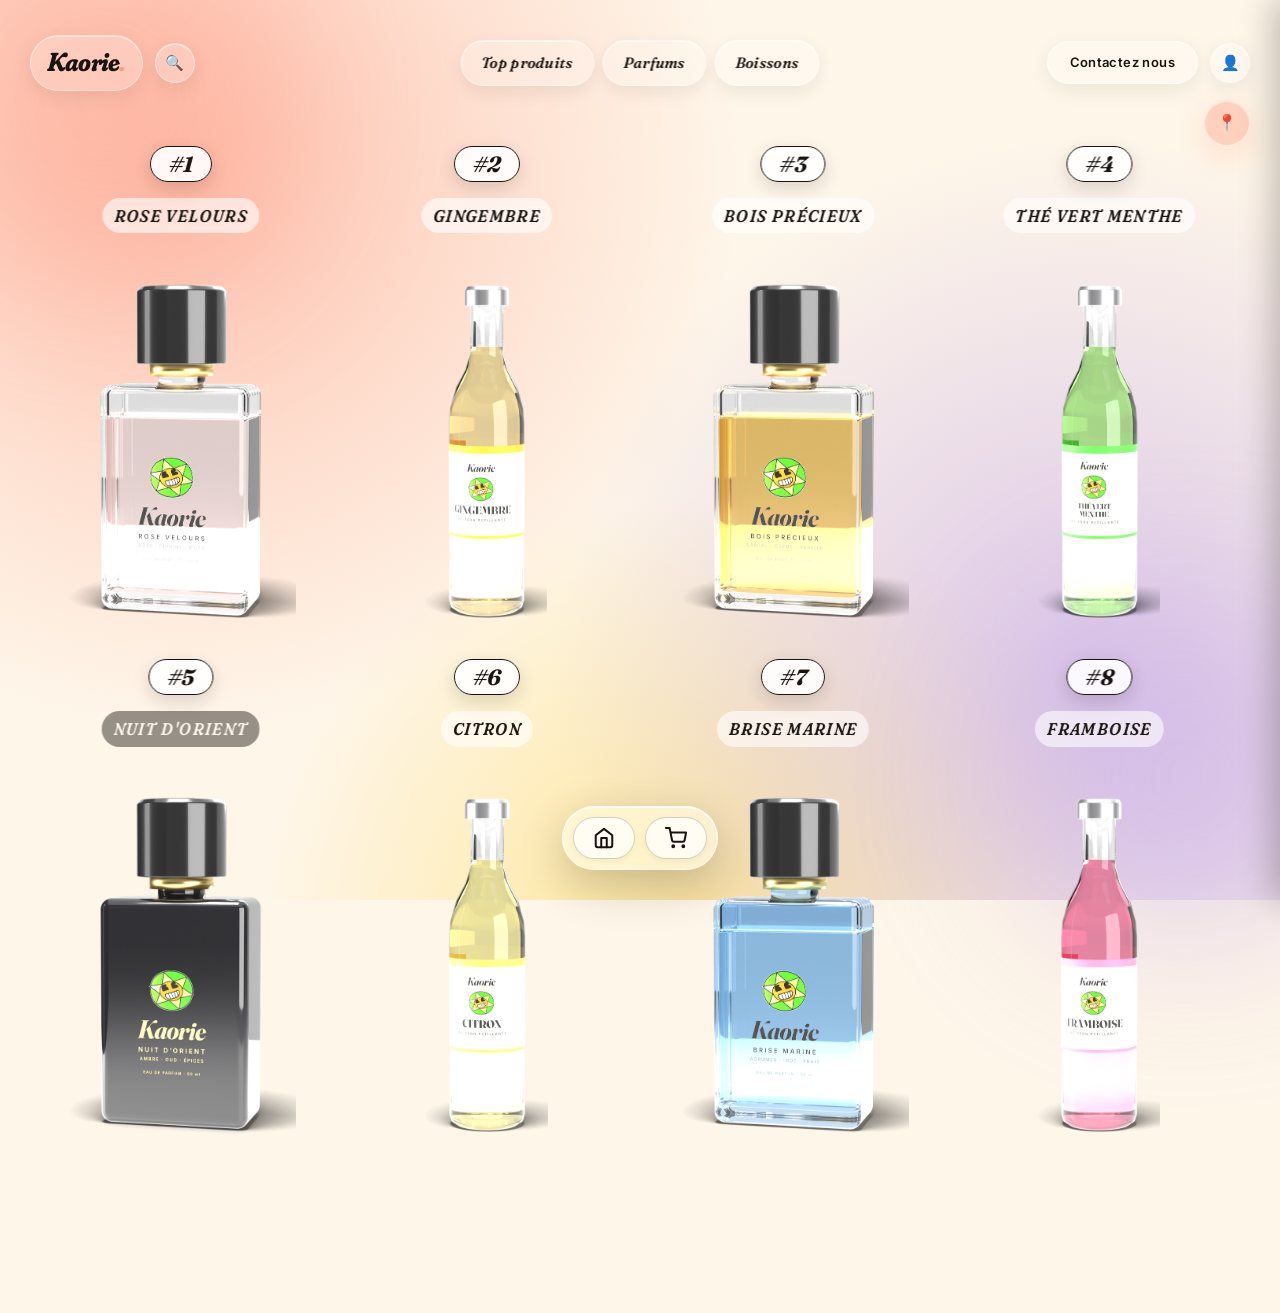
<file: top-produits.html>
<!DOCTYPE html>
<html lang="fr">
<head>
    <meta charset="UTF-8">
    <meta name="version" content="2026-09-22-1626">
    <meta name="viewport" content="width=device-width, initial-scale=1.0">
    <title>Top produit — Kaorie</title>
    <link rel="icon" href="images/logo.png?v=20260922">
    <!-- feuille:common -->
    <style data-feuille="common">

/* Les polices du site : Fraunces (les titres, en italique) et Inter (le texte).
   ⚠️ L'adresse d'une police variable liste d'abord ses axes, puis une valeur
   pour CHACUN d'eux. Fraunces en a quatre — opsz, wght, SOFT, WONK — plus
   l'italique ; l'ancienne adresse n'en donnait que deux (« 9..144,400 »), et
   Google répondait « 400 : mauvaise demande ». La police n'arrivait donc
   jamais : tout le site s'affichait avec la police de secours du système. */
@import url('https://fonts.googleapis.com/css2?family=Fraunces:ital,opsz,wght,SOFT,WONK@0,9..144,100..900,0..100,0..1;1,9..144,100..900,0..100,0..1&family=Inter:wght@300..700&display=swap');


/* ======================================================================
   1. VARIABLES & POLICES
   Palette de couleurs, ombres, transitions, radius
   =================================================================== */

:root {
    --cream:        #fef6e9;
    --cream-warm:   #fbe9c8;
    --cream-deep:   #f5dcae;
    --ink:          #1a1410;
    --ink-soft:     #4a3a30;

    --peach:        #ff9b85;
    --peach-dark:   #e87862;
    --citron:       #ffd84f;
    --citron-dark:  #f0b800;
    --forest:       #0a4f3c;
    --forest-light: #1e6b54;
    --lavender:     #c4a7e7;
    --lavender-dark:#9d7dc4;
    --orange:       #ff7849;
    --pink-soft:    #ffd3c8;

    --shadow-sm:    0 3px 12px rgba(26,20,16,0.08);
    --shadow-md:    0 10px 30px rgba(26,20,16,0.12);
    --shadow-lg:    0 25px 60px rgba(26,20,16,0.18);
    --shadow-pop:   0 0 0 3px var(--ink), 8px 8px 0 0 var(--ink);

    --transition:      0.45s cubic-bezier(0.34, 1.56, 0.64, 1);
    --transition-fast: 0.25s ease;

    --radius-sm: 12px;
    --radius-md: 24px;
    --radius-lg: 40px;
    --radius-pill: 100px;
}


/* ======================================================================
   2. RESET & BASE
   Reset universel + styles body, liens, boutons
   =================================================================== */

* { margin: 0; padding: 0; box-sizing: border-box; }

html { scroll-behavior: smooth; }

body {
    font-family: 'Inter', system-ui, sans-serif;
    background: var(--cream);
    color: var(--ink);
    min-height: 100vh;
    line-height: 1.6;
    -webkit-font-smoothing: antialiased;
    overflow-x: hidden;
    position: relative;
}

a { text-decoration: none; color: inherit; }
button { cursor: pointer; font-family: inherit; border: none; background: none; }
ul { list-style: none; }
img { max-width: 100%; display: block; }


/* ======================================================================
   3. TYPOGRAPHY
   Titres avec police Fraunces
   =================================================================== */

h1, h2, h3, h4 {
    font-family: 'Fraunces', serif;
    font-weight: 700;
    letter-spacing: -0.03em;
    line-height: 1;
    font-variation-settings: "opsz" 144, "SOFT" 50, "WONK" 0;
}

h1 em, h2 em { font-style: italic; font-variation-settings: "opsz" 144, "SOFT" 100, "WONK" 1; }


/* ======================================================================
   4. ANIMATIONS PARTAGÉES
   Keyframes utilisés sur plusieurs pages
   =================================================================== */

@keyframes fadeInUp { from { opacity: 0; transform: translateY(40px); } to { opacity: 1; transform: translateY(0); } }
@keyframes fadeIn { from { opacity: 0; } to { opacity: 1; } }
@keyframes slideInRight { from { transform: translateX(110%); opacity: 0; } to { transform: translateX(0); opacity: 1; } }
@keyframes float { 0%,100% { transform: translateY(0) rotate(0); } 50% { transform: translateY(-15px) rotate(5deg); } }
@keyframes spin { from { transform: rotate(0); } to { transform: rotate(360deg); } }
@keyframes marquee { from { transform: translateX(0); } to { transform: translateX(-50%); } }
@keyframes wiggle { 0%,100% { transform: rotate(-3deg); } 50% { transform: rotate(3deg); } }
@keyframes pulse { 0%,100% { transform: scale(1); } 50% { transform: scale(1.05); } }


/* ======================================================================
   5. LOADER D'INTRO
   Écran d'accueil au chargement (style Ciao Kombucha)
   =================================================================== */

.loader-screen {
    position: fixed;
    inset: 0;
    z-index: 9999;
    background: var(--peach);
    display: flex;
    flex-direction: column;
    align-items: center;
    justify-content: center;
    overflow: hidden;
    transition: transform 1s cubic-bezier(0.76, 0, 0.24, 1);
}

.loader-screen.hide {
    transform: translateY(-100%);
}

html.loader-skip .loader-screen { display: none !important; }

.loader-greeting {
    font-family: 'Fraunces', serif;
    font-style: italic;
    font-size: 16px;
    color: var(--ink);
    letter-spacing: 0.2em;
    text-transform: uppercase;
    margin-bottom: 15px;
    animation: fadeInUp 0.6s ease-out both;
}

.loader-logo {
    position: relative;
    display: inline-block;
    font-family: 'Fraunces', serif;
    font-style: italic;
    font-weight: 800;
    font-size: clamp(100px, 24vw, 320px);
    letter-spacing: -0.05em;
    line-height: 0.9;
    text-align: center;
    font-variation-settings: "opsz" 144, "SOFT" 100, "WONK" 1;

    color: rgba(26, 20, 16, 0.12);

    animation: fadeInUp 0.9s 0.15s cubic-bezier(0.34, 1.56, 0.64, 1) both;
}

.loader-logo::before {
    content: attr(data-text);
    position: absolute;
    left: 0;
    top: 0;
    width: var(--loader-progress, 0%);
    overflow: hidden;
    white-space: nowrap;
    color: var(--ink);

    font-family: inherit;
    font-style: inherit;
    font-weight: inherit;
    letter-spacing: inherit;
    line-height: inherit;
    font-variation-settings: inherit;

    transition: width 0.18s linear;
    pointer-events: none;
}

.loader-tagline {
    position: absolute;
    bottom: 50px;
    right: 50px;
    font-family: 'Fraunces', serif;
    font-style: italic;
    font-size: 14px;
    color: var(--ink);
    letter-spacing: 0.25em;
    text-transform: uppercase;
    text-align: right;
    line-height: 1.7;
    animation: fadeIn 0.6s 0.4s both;
}

.loader-sparkle {
    position: absolute;
    color: var(--ink);
    animation: spin 7s linear infinite;
}

.loader-sparkle.ls1 { top: 12%; right: 12%; font-size: 36px; }
.loader-sparkle.ls2 { top: 18%; left: 14%; font-size: 24px; animation-duration: 9s; }
.loader-sparkle.ls3 { bottom: 22%; right: 22%; font-size: 30px; animation-duration: 11s; }
.loader-sparkle.ls4 { top: 50%; right: 6%; font-size: 20px; animation-duration: 6s; }

html.loader-active, html.loader-active body { overflow: hidden; height: 100%; }


/* ======================================================================
   17. RESPONSIVE
   Adaptations pour tablettes et mobile
   =================================================================== */

@media (max-width: 700px) {
    .loader-counter { left: 25px; bottom: 25px; }
    .loader-tagline { right: 25px; bottom: 30px; font-size: 11px; }
    .loader-sparkle.ls1, .loader-sparkle.ls3 { font-size: 22px; }
}


/* ======================================================================
   6. SEARCH DROPDOWN
   Recherche progressive avec clip-path (effet liquid glass)
   =================================================================== */

.search-overlay {
    position: fixed;
    top: 42px;            
    left: 150px;          
    z-index: 90;          
    width: min(340px, calc(100vw - 540px));

    transform: translateX(-15px);
    opacity: 0;
    pointer-events: none;
    transition:
        transform 0.55s cubic-bezier(0.34, 1.56, 0.64, 1),
        opacity 0.3s ease;
}

.search-overlay.open {
    transform: translateX(0);
    opacity: 1;
    pointer-events: auto;
}

.search-input-wrap {
    position: relative;

    background: rgba(255, 255, 255, 0.22);
    backdrop-filter: blur(24px) saturate(200%);
    -webkit-backdrop-filter: blur(24px) saturate(200%);
    border-radius: 100px;
    border: 1px solid rgba(255, 255, 255, 0.4);
    box-shadow:
        inset 0 1px 0 rgba(255, 255, 255, 0.55),
        inset 0 -1px 0 rgba(255, 255, 255, 0.15),
        0 8px 24px rgba(26, 20, 16, 0.12);

    clip-path: inset(0 100% 0 0 round 100px);
    transition: clip-path 0.55s cubic-bezier(0.34, 1.56, 0.64, 1);
}

.search-overlay.open .search-input-wrap {
    clip-path: inset(0 0 0 0 round 100px);
}

.search-input {
    width: 100%;
    padding: 11px 26px 11px 50px;  
    font-size: 14px;
    font-family: 'Inter', sans-serif;
    background: transparent;
    border: none;
    color: var(--ink);
    border-radius: 100px;
    outline: none;
    text-shadow: 0 1px 0 rgba(255, 255, 255, 0.3);

    opacity: 0;
    transition: opacity 0.3s 0.35s;
}

.search-overlay.open .search-input {
    opacity: 1;
}

.search-input::placeholder {
    color: var(--ink-soft);
    font-style: italic;
    opacity: 0.7;
}

.search-results {
    margin-top: 10px;
    background: rgba(255, 255, 255, 0.28);
    backdrop-filter: blur(28px) saturate(200%);
    -webkit-backdrop-filter: blur(28px) saturate(200%);
    border-radius: 24px;
    border: 1px solid rgba(255, 255, 255, 0.4);
    box-shadow:
        inset 0 1px 0 rgba(255, 255, 255, 0.5),
        0 12px 35px rgba(26, 20, 16, 0.15);
    overflow: hidden;
    max-height: 60vh;
    overflow-y: auto;

    opacity: 0;
    transform: translateY(-8px);
    transition: opacity 0.3s 0.4s, transform 0.3s 0.4s;
}

.search-results:empty {
    display: none;
}

.search-overlay.open .search-results:not(:empty) {
    opacity: 1;
    transform: translateY(0);
}

.search-results:empty {
    display: none;
}

.search-count {
    padding: 12px 24px 8px;
    font-family: 'Fraunces', serif;
    font-style: italic;
    font-size: 11px;
    color: var(--ink-soft);
    letter-spacing: 0.1em;
    text-transform: uppercase;
    border-bottom: 1px solid rgba(0, 0, 0, 0.05);
}

.search-count em {
    color: var(--peach-dark);
    font-weight: 600;
    font-style: italic;
}

.search-result-item {
    display: block;
    padding: 13px 24px;
    border-bottom: 1px solid rgba(0, 0, 0, 0.05);
    color: var(--ink);
    text-decoration: none;
    transition: all 0.2s ease;
    animation: fadeInDown 0.3s ease-out both;
}

@keyframes fadeInDown {
    from { opacity: 0; transform: translateY(-8px); }
    to   { opacity: 1; transform: translateY(0); }
}

.search-result-item:last-child { border-bottom: none; }

.search-result-item:hover {
    background: rgba(255, 155, 133, 0.18);
    padding-left: 32px;
}

.search-result-item .name {
    font-family: 'Fraunces', serif;
    font-style: italic;
    font-weight: 600;
    font-size: 17px;
    color: var(--ink);
    line-height: 1.2;
}

.search-result-item .meta {
    display: block;
    font-family: 'Inter', sans-serif;
    font-style: normal;
    font-size: 11px;
    color: var(--ink-soft);
    text-transform: uppercase;
    letter-spacing: 0.12em;
    margin-top: 3px;
}

.search-no-results {
    padding: 30px 24px;
    text-align: center;
    font-family: 'Fraunces', serif;
    font-style: italic;
    font-size: 14px;
    color: var(--ink-soft);
    line-height: 1.6;
}

@media (max-width: 600px) {
    .search-overlay {
        width: calc(100vw - 30px);
        top: 75px;
    }
}


/* ======================================================================
   7. MENU BURGER OVERLAY
   Panneau de navigation alternative
   =================================================================== */

.menu-panel {
    position: fixed;
    inset: 0;
    z-index: 500;
    display: flex;
    flex-direction: column;
    align-items: center;
    justify-content: center;

    background: rgba(254, 246, 233, 0.7);
    backdrop-filter: blur(30px) saturate(180%);
    -webkit-backdrop-filter: blur(30px) saturate(180%);

    opacity: 0;
    pointer-events: none;
    transition: opacity 0.5s cubic-bezier(0.4, 0, 0.2, 1);
}

.menu-panel.open {
    opacity: 1;
    pointer-events: auto;
}

.menu-close {
    position: absolute;
    top: 30px;
    right: 40px;
    width: 48px;
    height: 48px;
    border-radius: 50%;
    background: rgba(255, 255, 255, 0.25);
    backdrop-filter: blur(20px) saturate(180%);
    -webkit-backdrop-filter: blur(20px) saturate(180%);
    border: 1px solid rgba(255, 255, 255, 0.4);
    box-shadow:
        inset 0 1px 0 rgba(255, 255, 255, 0.5),
        0 6px 20px rgba(26, 20, 16, 0.1);
    font-size: 22px;
    color: var(--ink);
    cursor: pointer;
    transition: all var(--transition);
}

.menu-close:hover {
    background: var(--peach);
    transform: rotate(90deg) scale(1.1);
}

.menu-nav {
    display: flex;
    flex-direction: column;
    gap: 8px;
    text-align: center;
}

.menu-nav a {
    font-family: 'Fraunces', serif;
    font-style: italic;
    font-weight: 700;
    font-size: clamp(36px, 6vw, 78px);
    color: var(--ink);
    letter-spacing: -0.03em;
    font-variation-settings: "opsz" 144, "SOFT" 100, "WONK" 1;
    line-height: 1.1;
    padding: 4px 16px;
    position: relative;
    transition: color 0.3s, transform 0.4s cubic-bezier(0.34, 1.56, 0.64, 1);

    opacity: 0;
    transform: translateY(40px);
}

.menu-panel.open .menu-nav a {
    opacity: 1;
    transform: translateY(0);
    transition: opacity 0.6s, transform 0.7s cubic-bezier(0.34, 1.56, 0.64, 1), color 0.3s;
}

.menu-panel.open .menu-nav a:nth-child(1) { transition-delay: 0.15s; }
.menu-panel.open .menu-nav a:nth-child(2) { transition-delay: 0.22s; }
.menu-panel.open .menu-nav a:nth-child(3) { transition-delay: 0.29s; }
.menu-panel.open .menu-nav a:nth-child(4) { transition-delay: 0.36s; }
.menu-panel.open .menu-nav a:nth-child(5) { transition-delay: 0.43s; }
.menu-panel.open .menu-nav a:nth-child(6) { transition-delay: 0.50s; }
.menu-panel.open .menu-nav a:nth-child(7) { transition-delay: 0.57s; }

.menu-nav a:hover {
    color: var(--peach-dark);
    transform: translateY(-3px) rotate(-1deg) !important;
}

.menu-panel .menu-sparkle {
    position: absolute;
    color: var(--ink);
    animation: spin 8s linear infinite;
    opacity: 0.5;
}
.menu-panel .menu-sparkle.ms1 { top: 15%; left: 12%; font-size: 30px; }
.menu-panel .menu-sparkle.ms2 { bottom: 18%; right: 15%; font-size: 24px; animation-duration: 10s; }
.menu-panel .menu-sparkle.ms3 { top: 25%; right: 18%; font-size: 20px; animation-duration: 12s; }

html.menu-open, html.menu-open body { overflow: hidden; }

.icon-btn.menu-toggle.active { background: var(--peach); }

.icon-btn#music-toggle.playing,
#music-toggle.playing {
    background: rgba(255, 155, 133, 0.6);
    border-color: rgba(255, 255, 255, 0.55);
    color: var(--ink);
    animation: pulse 1.5s ease-in-out infinite;
    box-shadow:
        inset 0 1px 0 rgba(255, 255, 255, 0.6),
        0 0 0 0 rgba(255, 155, 133, 0.7),
        0 6px 20px rgba(255, 120, 73, 0.25);
}

#music-toggle.playing::before {
    content: "";
    position: absolute;
    inset: -1px;
    border-radius: 50%;
    border: 2px solid var(--peach);
    animation: pulse-ring 1.8s cubic-bezier(0.4, 0, 0.2, 1) infinite;
    pointer-events: none;
}

@keyframes pulse-ring {
    0%   { transform: scale(1);   opacity: 0.8; }
    100% { transform: scale(1.6); opacity: 0; }
}


/* ======================================================================
   8. HEADER (sticky)
   Barre de navigation principale collée en haut
   =================================================================== */

.header {
    position: sticky;
    top: 15px;
    z-index: 100;
    display: flex;
    align-items: center;
    justify-content: space-between;
    padding: 20px 30px;

    background: transparent;
    border: none;
    box-shadow: none;
    backdrop-filter: none;
    -webkit-backdrop-filter: none;

    animation: fadeIn 0.6s ease-out both;
}

.header-left { display: flex; align-items: center; gap: 12px; }

.logo {
    font-family: 'Fraunces', serif;
    font-size: 26px;
    font-weight: 700;
    letter-spacing: -0.03em;
    color: var(--ink);
    font-style: italic;
    font-variation-settings: "opsz" 144, "SOFT" 100, "WONK" 1;
    padding: 6px 16px;
    border-radius: 100px;

    background: rgba(255, 255, 255, 0.22);
    backdrop-filter: blur(20px) saturate(180%);
    -webkit-backdrop-filter: blur(20px) saturate(180%);
    border: 1px solid rgba(255, 255, 255, 0.4);
    box-shadow:
        inset 0 1px 0 rgba(255, 255, 255, 0.5),
        0 6px 20px rgba(26, 20, 16, 0.08);

    transition: all var(--transition);
}

.logo:hover {
    transform: rotate(-3deg) scale(1.05);
    background: rgba(255, 255, 255, 0.32);
}

.logo span { color: var(--peach); }

.search-icon, .icon-btn {
    position: relative;
    width: 40px;
    height: 40px;
    border-radius: 50%;
    display: flex;
    align-items: center;
    justify-content: center;
    font-size: 15px;
    color: var(--ink);

    background: rgba(255, 255, 255, 0.22);
    backdrop-filter: blur(20px) saturate(180%);
    -webkit-backdrop-filter: blur(20px) saturate(180%);
    border: 1px solid rgba(255, 255, 255, 0.4);
    box-shadow:
        inset 0 1px 0 rgba(255, 255, 255, 0.55),
        inset 0 -1px 0 rgba(255, 255, 255, 0.15),
        0 6px 20px rgba(26, 20, 16, 0.08);

    transition: all var(--transition);
}

.search-icon:hover, .icon-btn:hover {
    background: rgba(255, 255, 255, 0.35);
    border-color: rgba(255, 255, 255, 0.6);
    transform: translateY(-2px) scale(1.05);
    box-shadow:
        inset 0 1px 0 rgba(255, 255, 255, 0.7),
        0 10px 30px rgba(26, 20, 16, 0.12);
}

.header-center {
    position: absolute;
    left: 50%;
    top: 50%;
    transform: translate(-50%, -50%);
    display: flex;
    align-items: center;
    gap: 8px;
    z-index: 1;
}

.header-center a {
    padding: 10px 20px;
    border-radius: 100px;
    font-family: 'Fraunces', serif;
    font-style: italic;
    font-size: 15px;
    font-weight: 600;
    letter-spacing: 0.02em;
    color: var(--ink);
    white-space: nowrap;

    background: rgba(255, 255, 255, 0.22);
    backdrop-filter: blur(20px) saturate(180%);
    -webkit-backdrop-filter: blur(20px) saturate(180%);
    border: 1px solid rgba(255, 255, 255, 0.4);
    box-shadow:
        inset 0 1px 0 rgba(255, 255, 255, 0.55),
        inset 0 -1px 0 rgba(255, 255, 255, 0.15),
        0 6px 18px rgba(26, 20, 16, 0.08);

    transition: all var(--transition);
}

.header-center a:hover {
    background: var(--peach);
    border-color: rgba(255, 255, 255, 0.7);
    transform: translateY(-2px);
    box-shadow:
        inset 0 1px 0 rgba(255, 255, 255, 0.7),
        0 10px 25px rgba(255, 120, 73, 0.25);
}

@media (max-width: 900px) {
    .header-center { display: none; }
}

.header-right { display: flex; align-items: center; gap: 12px; }

.contact-btn {
    padding: 10px 22px;
    border-radius: var(--radius-pill);
    color: var(--ink);
    font-size: 13px;
    font-weight: 600;
    letter-spacing: 0.03em;

    background: rgba(255, 255, 255, 0.22);
    backdrop-filter: blur(20px) saturate(180%);
    -webkit-backdrop-filter: blur(20px) saturate(180%);
    border: 1px solid rgba(255, 255, 255, 0.4);
    box-shadow:
        inset 0 1px 0 rgba(255, 255, 255, 0.55),
        inset 0 -1px 0 rgba(255, 255, 255, 0.15),
        0 6px 20px rgba(26, 20, 16, 0.08);

    transition: all var(--transition);
}

.contact-btn:hover {
    
    background: radial-gradient(circle at 30% 30%, rgba(255, 155, 133, 0.85) 0%, rgba(255, 120, 73, 0.6) 100%);
    border-color: rgba(255, 255, 255, 0.6);
    transform: translateY(-2px) scale(1.02);
    box-shadow:
        inset 0 1px 0 rgba(255, 255, 255, 0.7),
        0 10px 30px rgba(255, 120, 73, 0.25);
}


/* ======================================================================
   10. ICÔNE LOCALISATION
   Bouton 📍 fixed avec pulse-ring décoratif
   =================================================================== */

.location-icon {
    position: fixed;
    right: 30px;
    top: 100px;
    z-index: 99;
    width: 46px;
    height: 46px;
    border-radius: 50%;
    color: var(--ink);
    display: flex;
    align-items: center;
    justify-content: center;

    background: rgba(255, 155, 133, 0.4);
    backdrop-filter: blur(24px) saturate(200%);
    -webkit-backdrop-filter: blur(24px) saturate(200%);
    border: 1px solid rgba(255, 255, 255, 0.45);
    box-shadow:
        inset 0 1px 0 rgba(255, 255, 255, 0.6),
        0 10px 30px rgba(255, 120, 73, 0.2);

    transition: all var(--transition);
    animation: float 4s ease-in-out infinite;
}

.location-icon:hover {
    transform: scale(1.15) rotate(-10deg);
    background: rgba(255, 216, 79, 0.5); 
}


/* ======================================================================
   9. MAIN (layout)
   Conteneur principal et utilitaires de mise en page
   =================================================================== */

.main {
    padding: 50px 40px 140px;
    min-height: calc(100vh - 130px);
    position: relative;
}

.page-title {
    text-align: center;
    font-size: clamp(60px, 10vw, 130px);
    margin-bottom: 50px;
    letter-spacing: -0.04em;
    animation: fadeInUp 0.8s cubic-bezier(0.4, 0, 0.2, 1) both;
}

.page-title em { color: var(--peach); }

.cart-backdrop {
    position: fixed;
    inset: 0;
    background: rgba(26, 20, 16, 0.4);
    backdrop-filter: blur(4px);
    -webkit-backdrop-filter: blur(4px);
    z-index: 90;
    opacity: 0;
    pointer-events: none;
    transition: opacity 0.4s ease;
}
.cart-backdrop.open {
    opacity: 1;
    pointer-events: auto;
}


/* ======================================================================
   11. DRAWER PANIER
   Panneau glissant depuis la droite (Léa)
   =================================================================== */

.cart-drawer {
    position: fixed;
    top: 0;
    right: 0;
    width: 420px;
    max-width: 92vw;
    height: 100vh;
    background: var(--cream);
    border-left: 2px solid var(--ink);
    box-shadow: -8px 0 30px rgba(26, 20, 16, 0.25);
    padding: 60px 30px 30px;
    display: flex;
    flex-direction: column;
    z-index: 100;
    transform: translateX(100%);
    transition: transform 0.5s cubic-bezier(0.34, 1.56, 0.64, 1);
}
.cart-drawer.open {
    transform: translateX(0);
}

.cart-drawer-close {
    position: absolute;
    top: 18px;
    right: 18px;
    width: 38px;
    height: 38px;
    border-radius: 50%;
    border: 1.5px solid var(--ink);
    background: var(--cream);
    color: var(--ink);
    font-size: 22px;
    line-height: 1;
    cursor: pointer;
    transition: all var(--transition-fast);
    z-index: 2;
    display: flex;
    align-items: center;
    justify-content: center;
}
.cart-drawer-close:hover {
    background: var(--peach);
    transform: rotate(90deg);
}

.cart-clear-btn {
    width: 100%;
    margin-top: 10px;
    padding: 10px;
    background: transparent;
    color: var(--ink-soft);
    border: 1.5px solid var(--ink-soft);
    border-radius: var(--radius-pill);
    font-family: 'Fraunces', serif;
    font-style: italic;
    font-size: 12px;
    cursor: pointer;
    transition: all var(--transition-fast);
}
.cart-clear-btn:hover {
    background: var(--ink);
    color: var(--cream);
    border-color: var(--ink);
}

.cart-drawer .cart-items {
    flex: 1;
    overflow-y: auto;
}

/* La contenance d'une ligne du panier (« 50 ml », « 1 L »). C'est elle qui
   distingue deux lignes du même produit : discrète, mais toujours lue. */
.cart-item-size {
    display: block;
    font: 11px/1.5 'Inter', sans-serif;
    letter-spacing: 0.04em;
    color: color-mix(in srgb, var(--ink) 62%, transparent);
    margin-top: 2px;
}

.cart-item-engraving {
    display: inline-flex;
    align-items: center;
    gap: 6px;
    margin-top: 4px;
    font-family: 'Fraunces', serif;
    font-style: italic;
    font-size: 12px;
    color: var(--peach-dark);
    letter-spacing: 0.02em;
}
.cart-item-engraving::before {
    content: "✦";
    font-size: 11px;
    color: var(--peach-dark);
}


/* ======================================================================
   12. MODAL DE GRAVURE
   Personnalisation des flacons (Mathis)
   =================================================================== */

.engraving-modal {
    position: fixed;
    top: 50%;
    left: 50%;
    transform: translate(-50%, -50%) scale(0.9);
    width: 460px;
    max-width: 92vw;
    background: var(--cream);
    border: 2px solid var(--ink);
    border-radius: var(--radius-md);
    box-shadow: 8px 8px 0 0 var(--ink);
    padding: 50px 36px 36px;
    z-index: 110;
    opacity: 0;
    pointer-events: none;
    transition: all 0.5s cubic-bezier(0.34, 1.56, 0.64, 1);
}
.engraving-modal.open {
    opacity: 1;
    pointer-events: auto;
    transform: translate(-50%, -50%) scale(1);
}

.engraving-modal .modal-close {
    position: absolute;
    top: 14px;
    right: 14px;
    width: 38px;
    height: 38px;
    border-radius: 50%;
    border: 1.5px solid var(--ink);
    background: var(--cream);
    color: var(--ink);
    font-size: 22px;
    line-height: 1;
    cursor: pointer;
    transition: all var(--transition-fast);
    display: flex;
    align-items: center;
    justify-content: center;
}
.engraving-modal .modal-close:hover {
    background: var(--peach);
    transform: rotate(90deg);
}

.engraving-modal h3 {
    font-family: 'Fraunces', serif;
    font-style: italic;
    font-size: 26px;
    font-weight: 700;
    color: var(--ink);
    text-align: center;
    margin-bottom: 8px;
    font-variation-settings: "opsz" 144, "SOFT" 100, "WONK" 1;
}

.engraving-modal .modal-desc {
    font-family: 'Fraunces', serif;
    font-style: italic;
    font-size: 13px;
    color: var(--ink-soft);
    text-align: center;
    margin-bottom: 28px;
    line-height: 1.5;
}

.engraving-preview {
    background: linear-gradient(135deg, #f5e9d0 0%, #ffe6b8 100%);
    border: 1.5px solid var(--ink);
    border-radius: var(--radius-sm);
    padding: 24px 16px;
    text-align: center;
    margin-bottom: 22px;
    min-height: 80px;
    display: flex;
    align-items: center;
    justify-content: center;
    box-shadow: inset 0 2px 8px rgba(26, 20, 16, 0.08);
    position: relative;
    overflow: hidden;
}

.engraving-preview::before {
    content: "✦";
    position: absolute;
    top: 10px;
    left: 14px;
    font-size: 12px;
    color: var(--peach-dark);
    opacity: 0.5;
}
.engraving-preview::after {
    content: "✦";
    position: absolute;
    bottom: 10px;
    right: 14px;
    font-size: 12px;
    color: var(--peach-dark);
    opacity: 0.5;
}

.engraving-preview-text {
    font-family: 'Fraunces', serif;
    font-style: italic;
    font-size: 26px;
    font-weight: 600;
    color: var(--ink);
    letter-spacing: 0.04em;
    
    text-shadow:
        0 1px 0 rgba(255, 255, 255, 0.5),
        0 -1px 1px rgba(26, 20, 16, 0.25);
    font-variation-settings: "opsz" 144, "SOFT" 50, "WONK" 1;
    transition: opacity 0.3s ease;
}

.engraving-preview-text.placeholder {
    opacity: 0.35;
    font-style: italic;
}

.engraving-input-wrap {
    position: relative;
    margin-bottom: 24px;
}

.engraving-input {
    width: 100%;
    padding: 14px 60px 14px 18px;
    background: var(--cream-warm);
    border: 1.5px solid var(--ink);
    border-radius: var(--radius-pill);
    font-family: 'Fraunces', serif;
    font-style: italic;
    font-size: 16px;
    color: var(--ink);
    outline: none;
    transition: all var(--transition-fast);
}
.engraving-input::placeholder {
    color: var(--ink-soft);
    opacity: 0.5;
}
.engraving-input:focus {
    border-color: var(--peach-dark);
    box-shadow: 0 0 0 3px rgba(255, 155, 133, 0.2);
}

.engraving-input-wrap .char-count {
    position: absolute;
    top: 50%;
    right: 18px;
    transform: translateY(-50%);
    font-family: 'Fraunces', serif;
    font-style: italic;
    font-size: 12px;
    color: var(--ink-soft);
    pointer-events: none;
}

.engraving-modal .modal-confirm {
    width: 100%;
    padding: 16px;
    
    background: linear-gradient(135deg, #1a1410 0%, #2a221c 100%);
    color: var(--cream);
    border: 1.5px solid var(--ink);
    border-radius: var(--radius-pill);
    font-family: 'Fraunces', serif;
    font-style: italic;
    font-size: 14px;
    font-weight: 600;
    letter-spacing: 0.04em;
    cursor: pointer;
    transition: all var(--transition);
}
.engraving-modal .modal-confirm:hover {
    
    background: radial-gradient(circle at 50% 50%, var(--peach) 0%, #ff9b85 100%);
    color: var(--ink);
    transform: translate(-2px, -2px);
    box-shadow: 4px 4px 0 0 var(--ink);
}
.engraving-modal .modal-confirm:disabled {
    opacity: 0.5;
    cursor: not-allowed;
    transform: none;
    box-shadow: none;
}


/* ======================================================================
   13. BANDEAU COOKIES
   Apparition 1s + flou si refus (SAE 203 obligatoire)
   =================================================================== */

.cookie-banner {
    position: fixed;
    bottom: 0;
    left: 0;
    right: 0;
    background: linear-gradient(180deg, rgba(254, 246, 233, 0.97) 0%, var(--cream) 100%);
    border-top: 2px solid var(--ink);
    box-shadow: 0 -8px 30px rgba(26, 20, 16, 0.15);
    padding: 24px 36px;
    z-index: 200;
    transform: translateY(100%);
    transition: transform 0.5s cubic-bezier(0.34, 1.56, 0.64, 1);
    display: flex;
    align-items: center;
    justify-content: space-between;
    gap: 30px;
    flex-wrap: wrap;
}
.cookie-banner.show {
    transform: translateY(0);
}

.cookie-text {
    font-family: 'Fraunces', serif;
    font-style: italic;
    font-size: 15px;
    color: var(--ink);
    line-height: 1.5;
    flex: 1;
    min-width: 280px;
}
.cookie-text strong {
    font-weight: 700;
    color: var(--peach-dark);
    font-style: normal;
}

.cookie-options {
    display: flex;
    gap: 18px;
    align-items: center;
}

.cookie-option {
    display: flex;
    align-items: center;
    gap: 10px;
    cursor: pointer;
    padding: 10px 18px;
    border-radius: 50px;
    border: 1.5px solid var(--ink);
    background: var(--cream);
    font-family: 'Fraunces', serif;
    font-style: italic;
    font-size: 14px;
    transition: all var(--transition-fast);
    user-select: none;
}
.cookie-option:hover {
    background: var(--peach);
    transform: translate(-2px, -2px);
    box-shadow: 3px 3px 0 0 var(--ink);
}
.cookie-option input[type="checkbox"] {
    width: 18px;
    height: 18px;
    accent-color: var(--peach-dark);
    cursor: pointer;
}

/* Le floutage qui suivait un refus des cookies a été retiré le 22/09/2026.
   Refuser rendait le site inutilisable — tout flou, plus rien de cliquable,
   et aucun moyen de revenir en arrière. Un refus coupe maintenant le suivi
   des clics (la seule chose que le site enregistrait) et rien d'autre. */


/* ======================================================================
   14. ANIMATION CLIC BOUTON
   btn-pop : agrandissement progressif au clic (SAE 203 point e)
   =================================================================== */

@keyframes btn-pop {
    0%   { transform: scale(1); }
    50%  { transform: scale(1.12); }
    100% { transform: scale(1); }
}
.btn-clicked {
    animation: btn-pop 0.4s cubic-bezier(0.34, 1.56, 0.64, 1);
}

@keyframes btn-pop-centered {
    0%   { transform: translateX(-50%) scale(1); }
    50%  { transform: translateX(-50%) scale(1.12); }
    100% { transform: translateX(-50%) scale(1); }
}
.btn-clicked-centered {
    animation: btn-pop-centered 0.4s cubic-bezier(0.34, 1.56, 0.64, 1);
}


/* ======================================================================
   15. FOOTER NAV
   Barre flottante en bas avec icônes principales
   =================================================================== */

.footer-nav {
    position: fixed;
    bottom: 30px;
    
    left: 0;
    right: 0;
    margin: 0 auto;
    width: fit-content;
    display: flex;
    gap: 10px;
    padding: 10px;
    border-radius: 50px;
    z-index: 60;

    background: rgba(255, 255, 255, 0.55);
    backdrop-filter: blur(28px) saturate(200%);
    -webkit-backdrop-filter: blur(28px) saturate(200%);
    border: 1.5px solid rgba(255, 255, 255, 0.75);
    box-shadow:
        inset 0 1px 0 rgba(255, 255, 255, 0.9),
        0 15px 45px rgba(26, 20, 16, 0.22);

    animation: fadeInUp 0.6s 0.3s cubic-bezier(0.4, 0, 0.2, 1) both;
}

.footer-nav .icon-btn {
    width: 62px;
    height: 42px;
    border-radius: 30px;
    background: rgba(255, 255, 255, 0.55);
    backdrop-filter: blur(10px);
    border: 1.5px solid rgba(0, 0, 0, 0.18);
    box-shadow:
        inset 0 1px 0 rgba(255, 255, 255, 0.85),
        0 2px 6px rgba(26, 20, 16, 0.05);
    color: var(--ink);
    transition: all var(--transition);
}

.footer-nav .icon-btn:hover {
    background: var(--peach);
    border-color: var(--ink);
    color: var(--ink);
    transform: translateY(-3px);
    box-shadow:
        inset 0 1px 0 rgba(255, 255, 255, 0.5),
        0 8px 22px rgba(255, 120, 73, 0.3);
}

.footer-nav .icon-btn svg {
    width: 22px;
    height: 22px;
    stroke: currentColor;
    stroke-width: 2.2;
    fill: none;
    stroke-linecap: round;
    stroke-linejoin: round;
}


/* ======================================================================
   16. BLOBS DÉCORATIFS
   Cercles colorés flottants en fond
   =================================================================== */

.blob {
    position: fixed;
    border-radius: 50%;
    filter: blur(80px);
    opacity: 0.4;
    z-index: 0;
    pointer-events: none;
}

.blob.b1 { width: 400px; height: 400px; background: var(--peach); top: -100px; left: -100px; animation: float 12s ease-in-out infinite; }
.blob.b2 { width: 350px; height: 350px; background: var(--lavender); bottom: -50px; right: -80px; animation: float 15s ease-in-out infinite reverse; }
.blob.b3 { width: 250px; height: 250px; background: var(--citron); top: 50%; left: 50%; animation: float 10s ease-in-out infinite; }

@media (max-width: 1100px) {
    .products-grid { grid-template-columns: repeat(2, 1fr); }
    .product-detail-wrap { padding: 20px 10px; }
    .product-description-box {
        position: relative;
        left: auto;
        bottom: auto;
        transform: none;
        margin-top: 30px;
    }
    .cart-sidebar {
        position: relative;
        right: auto;
        top: auto;
        width: 100%;
        max-width: 480px;
        margin: 30px auto;
    }
}

@media (max-width: 700px) {
    .marquee-track span { font-size: 12px; padding: 0 15px; }
    .header { padding: 15px 20px; top: 32px; }
    .header-center { display: none; }
    .contact-btn { display: none; }
    .location-icon { top: auto; bottom: 100px; right: 20px; }
    .main { padding: 30px 20px 140px; }
    .page-title { font-size: 50px; margin-bottom: 30px; }
    .hero { height: 65vh; }
    .products-grid { grid-template-columns: 1fr; gap: 20px; }
    .product-detail-carousel { gap: 15px; }
    .product-detail-img { width: 240px; }
    .arrow-nav { width: 50px; height: 50px; }
    .form-container { padding: 30px 25px; }
}

/* ======================================================================
   IMAGES DES PRODUITS
   Une seule définition pour tout le site : la classe du produit
   (`parfum-1`, `boisson-3`…) porte son image, où qu'elle soit posée —
   vignette du catalogue, miniature d'une fiche, ligne du panier.
   C'est ici, dans la feuille chargée par TOUTES les pages, parce que le
   panier ne charge pas catalog.css : ses vignettes restaient vides.
   Les couleurs de fond, elles, restent propres à chaque page.
   =================================================================== */
.parfum-1, .parfum-2, .parfum-3, .parfum-4,
.boisson-1, .boisson-2, .boisson-3, .boisson-4 {
    background-size: contain;
    background-position: center;
    background-repeat: no-repeat;
}
.parfum-1  { background-image: url('images/parfum-blanc-cut.png?v=20260922'); }
.parfum-2  { background-image: url('images/parfum-jaune-cut.png?v=20260922'); }
.parfum-3  { background-image: url('images/parfum-noir-cut.png?v=20260922'); }
.parfum-4  { background-image: url('images/parfum-bleu-cut.png?v=20260922'); }
.boisson-1 { background-image: url('images/boisson-gingembre-cut.png?v=20260922'); }
.boisson-2 { background-image: url('images/boisson-menthe-cut.png?v=20260922'); }
.boisson-3 { background-image: url('images/boisson-citron-cut.png?v=20260922'); }
.boisson-4 { background-image: url('images/boisson-framboise-cut.png?v=20260922'); }


/* ======================================================================
   BOUTON DU MENU (petits écrans)
   La navigation du haut (.header-center) disparaît sous 700 px ; sans ce
   bouton, le panneau de menu existait dans la page mais rien ne pouvait
   l'ouvrir — impossible d'aller aux Parfums ou aux Boissons au téléphone.
   =================================================================== */
.menu-toggle { display: none; }
@media (max-width: 700px) {
    .menu-toggle { display: inline-flex; align-items: center; justify-content: center; font-size: 18px; }
}

/* ======================================================================
   SI LE VISITEUR A DEMANDÉ MOINS D'ANIMATIONS
   (Réglages système → Accessibilité → Réduire les animations)
   Vingt et un éléments du site arrivent par une animation en `both` :
   ils commencent donc invisibles et ne deviennent visibles qu'une fois
   l'animation jouée. Si quelque chose empêche cette animation, la page
   paraît vide. Ici on coupe le mouvement mais on garde tout visible.
   =================================================================== */
@media (prefers-reduced-motion: reduce) {
    *, *::before, *::after {
        animation-duration: 0.01ms !important;
        animation-iteration-count: 1 !important;
        animation-delay: 0ms !important;
        transition-duration: 0.01ms !important;
        scroll-behavior: auto !important;
    }
}

/* ======================================================================
   TÉMOIN DE FIN DE FICHIER
   Dernière règle de la feuille : elle pose une variable. Le petit script
   en tête de chaque page vérifie que la variable est là ; si elle manque,
   c'est que le navigateur n'a pas la feuille en entier, et il la recharge.
   Ne rien écrire après cette règle.
   =================================================================== */
:root { --feuille-common: ok; }

    </style>
    <!-- /feuille:common -->
    <!-- feuille:catalog -->
    <style data-feuille="catalog">


/* ======================================================================
   1. IMAGE DE FOND CATALOGUE
   Fond des pages parfums/boissons/top-produits (palette de la marque)
   =================================================================== */

body.has-catalog-bg {
    /* La photo de lac de la version d'origine (origine inconnue, donc pas de
       licence) est remplacée par la palette de la marque : crème, pêche,
       lavande, citron — les mêmes teintes que le héros et les blobs. */
    background:
        radial-gradient(circle at 15% 20%, color-mix(in srgb, var(--peach) 55%, transparent) 0%, transparent 42%),
        radial-gradient(circle at 85% 75%, color-mix(in srgb, var(--lavender) 60%, transparent) 0%, transparent 42%),
        radial-gradient(circle at 55% 105%, color-mix(in srgb, var(--citron) 55%, transparent) 0%, transparent 38%),
        var(--cream);
    background-attachment: fixed;
}

body.has-catalog-bg .main {
    padding-top: 12vh;       
    padding-bottom: 180px;   
}

body.has-top-grid .main {
    padding-top: 140px;
    padding-bottom: 170px;
}

/* Huit produits = deux rangées. Le rang (#1…#8) et le nom sont posés
   au-dessus de chaque carte : sans cette gouttière, ceux de la deuxième
   rangée viendraient sur les bouteilles de la première. */
body.has-top-grid .products-grid { row-gap: 120px; }
body.has-top-grid .bottle-card .product-img { aspect-ratio: 3 / 4.2; }

.bottles-grid .click-label { display: none; }


/* ======================================================================
   2. GRID CSS DES PRODUITS
   Grille 4 colonnes (annexe 1 & 2 SAE 203)
   =================================================================== */

.products-grid {
    display: grid;
    grid-template-columns: repeat(4, 1fr);
    gap: 25px;
    max-width: 1400px;
    margin: 0 auto;
}


/* ======================================================================
   3. CARDS PRODUITS
   Cards individuelles avec animation fadeInUp
   =================================================================== */

.product-card {
    position: relative;
    cursor: pointer;
    display: flex;
    flex-direction: column;
    animation: fadeInUp 0.7s cubic-bezier(0.34, 1.56, 0.64, 1) both;
}

.product-card:nth-child(1) { animation-delay: 0.05s; }
.product-card:nth-child(2) { animation-delay: 0.15s; }
.product-card:nth-child(3) { animation-delay: 0.25s; }
.product-card:nth-child(4) { animation-delay: 0.35s; }

.product-card .click-label {
    font-family: 'Fraunces', serif;
    font-size: 13px;
    font-style: italic;
    color: var(--ink);
    text-align: center;
    margin-bottom: 10px;
    opacity: 0.6;
    transition: opacity var(--transition-fast);
}

.product-card:hover .click-label { opacity: 1; }

.product-img {
    aspect-ratio: 3 / 5;
    position: relative;
    overflow: hidden;
    border-radius: var(--radius-md);
    border: 2px solid var(--ink);
    transition: all var(--transition);
    display: flex;
    align-items: center;
    justify-content: center;
    box-shadow: 4px 4px 0 0 var(--ink);
}

.product-card:hover .product-img {
    transform: translate(-4px, -8px) rotate(-1deg);
    box-shadow: 8px 12px 0 0 var(--ink);
}

.product-img .product-label {
    position: relative;
    z-index: 3;
    font-family: 'Fraunces', serif;
    font-size: 28px;
    font-weight: 700;
    font-style: italic;
    color: var(--ink);
    letter-spacing: -0.02em;
    text-align: center;
    font-variation-settings: "opsz" 144, "SOFT" 100, "WONK" 1;
}

.product-img::after {
    content: "✦";
    position: absolute;
    top: 20px;
    right: 20px;
    font-size: 20px;
    color: var(--ink);
    opacity: 0;
    transition: opacity var(--transition);
}

.product-card:hover .product-img::after { opacity: 1; animation: spin 4s linear infinite; }


/* ======================================================================
   6. PODIUM TOP 4 (badges #1 #2 #3 #4)
   Badges absolute au-dessus des cards (Mathis)
   =================================================================== */

.top-card .top-rank {
    position: absolute;
    top: -90px;             
    left: 50%;
    transform: translateX(-50%);
    font-family: 'Fraunces', serif;
    font-style: italic;
    font-weight: 700;
    font-size: 22px;
    color: var(--ink);
    background: rgba(255, 255, 255, 0.9);
    backdrop-filter: blur(10px);
    padding: 6px 18px;
    border-radius: 50px;
    border: 1.5px solid var(--ink);
    box-shadow:
        inset 0 1px 0 rgba(255, 255, 255, 0.9),
        0 6px 18px rgba(26, 20, 16, 0.15);
    z-index: 6;
    line-height: 1;
    letter-spacing: -0.02em;
    transition: all var(--transition);
}

.top-card:hover .top-rank {
    background: var(--peach);
    
    transform: translate(-50%, -32px) scale(1.1) rotate(-3deg);
}

.top-card .bottle-name {
    top: -38px !important;
}

.bottle-card .bottle-name {
    position: absolute;
    top: -35px;            
    left: 50%;
    transform: translateX(-50%);
    font-family: 'Fraunces', serif;
    font-style: italic;
    font-size: 17px;
    font-weight: 600;
    text-transform: uppercase;
    letter-spacing: 0.08em;
    color: var(--ink);
    z-index: 4;
    text-align: center;
    white-space: nowrap;
    padding: 4px 12px;
    background: rgba(255, 255, 255, 0.6);
    backdrop-filter: blur(8px);
    border-radius: 50px;
    transition: all var(--transition);
}

.parfum-3 .bottle-name {
    color: var(--cream);
    background: rgba(26, 20, 16, 0.45);
}


/* ======================================================================
   4. STYLE FLACONS (style Ciao)
   Animation bottle-float + hover scale/rotate
   =================================================================== */

.bottles-grid .bottle-card {
    animation:
        fadeInUp 0.7s cubic-bezier(0.34, 1.56, 0.64, 1) both,
        bottle-float 4s ease-in-out infinite;
}

.bottles-grid .bottle-card:nth-child(1) { animation-delay: 0.05s, 0s;    }
.bottles-grid .bottle-card:nth-child(2) { animation-delay: 0.15s, 0.5s;  }
.bottles-grid .bottle-card:nth-child(3) { animation-delay: 0.25s, 1s;    }
.bottles-grid .bottle-card:nth-child(4) { animation-delay: 0.35s, 1.5s;  }
.bottles-grid .bottle-card:nth-child(5) { animation-delay: 0.45s, 2s;    }
.bottles-grid .bottle-card:nth-child(6) { animation-delay: 0.55s, 2.5s;  }
.bottles-grid .bottle-card:nth-child(7) { animation-delay: 0.65s, 3s;    }
.bottles-grid .bottle-card:nth-child(8) { animation-delay: 0.75s, 3.5s;  }

@keyframes bottle-float {
    0%, 100% { transform: translateY(0); }
    50%      { transform: translateY(-12px); }
}

.bottles-grid .bottle-card:hover .product-img {
    transform: scale(1.06) translate(-4px, -10px) rotate(-2deg);
    box-shadow: 12px 18px 0 0 var(--ink), 0 25px 50px rgba(26, 20, 16, 0.3);
}

.bottles-grid .bottle-card:hover .bottle-name {
    background: var(--ink);
    color: var(--cream);
    transform: translateX(-50%) scale(1.08);
}


/* ======================================================================
   5. COULEURS DES CARTES PRODUIT
   Une couleur de fond par produit. L'image, elle, vient de common.css
   (une seule définition pour tout le site, panier compris).
   =================================================================== */

.parfum-1 {
    background-color: var(--peach);
}
.parfum-2 {
    background-color: var(--citron);
}
.parfum-3 {
    background-color: var(--lavender);
}
.parfum-4 {
    background-color: #a8c7d8;  
}

.bottles-grid .product-img {
    background-color: transparent !important;
    background-size: contain;
    background-position: center;
    border: none !important;
    box-shadow: none !important;
    overflow: visible !important;   
}

.bottles-grid .product-img::before,
.bottles-grid .product-img::after {
    display: none !important;
}

.bottles-grid .bottle-card:hover .product-img {
    box-shadow: none !important;
}

.boisson-1 {
    background-color: var(--orange);
}
.boisson-2 {
    background-color: #b8d97f;   
}
.boisson-3 {
    background-color: var(--citron);
}
.boisson-4 {
    background-color: #f5a3c7;   
}

.top-1     { background: var(--peach); }
.top-2     { background: var(--citron); }
.top-3     { background: var(--lavender); }
.top-4     { background: #b8d97f; }


/* ======================================================================
   7. SÉLECTEUR DE THÈMES (SAE 203 annexe 2)
   Tabs avec filtrage JS [Tous] [Parfums] [Boissons]
   =================================================================== */

.theme-section {
    max-width: 1400px;
    margin: 0 auto 30px;          
}

.theme-section-title {
    font-family: 'Fraunces', serif;
    font-style: italic;
    font-size: 24px;              
    font-weight: 700;
    color: var(--ink);
    text-align: center;
    margin-bottom: 12px;          
    font-variation-settings: "opsz" 144, "SOFT" 100, "WONK" 1;
}

.theme-tabs {
    display: flex;
    justify-content: center;
    gap: 12px;
    margin-bottom: 16px;          
    flex-wrap: wrap;
}

.theme-tab {
    padding: 12px 28px;
    background: var(--cream);
    color: var(--ink);
    border: 1.5px solid var(--ink);
    border-radius: var(--radius-pill);
    font-family: 'Fraunces', serif;
    font-style: italic;
    font-size: 15px;
    font-weight: 600;
    cursor: pointer;
    transition: all var(--transition);
    letter-spacing: 0.02em;
}
.theme-tab:hover {
    transform: translate(-2px, -2px);
    box-shadow: 3px 3px 0 0 var(--ink);
}
.theme-tab.active {
    
    background: radial-gradient(circle at 30% 30%, var(--peach) 0%, #ff9b85 100%);
    color: var(--ink);
    box-shadow: 3px 3px 0 0 var(--ink);
    transform: translate(-1px, -1px);
}

.theme-grid {
    display: grid;
    grid-template-columns: repeat(4, 1fr);
    gap: 25px;
    margin-bottom: 60px;
}

.theme-card {
    position: relative;
    display: flex;
    flex-direction: column;
    text-decoration: none;
    color: var(--ink);
    animation: fadeInUp 0.5s cubic-bezier(0.34, 1.56, 0.64, 1) both;
    cursor: pointer;
}
.theme-card:nth-child(1) { animation-delay: 0.05s; }
.theme-card:nth-child(2) { animation-delay: 0.12s; }
.theme-card:nth-child(3) { animation-delay: 0.19s; }
.theme-card:nth-child(4) { animation-delay: 0.26s; }
.theme-card:nth-child(5) { animation-delay: 0.33s; }
.theme-card:nth-child(6) { animation-delay: 0.40s; }
.theme-card:nth-child(7) { animation-delay: 0.47s; }
.theme-card:nth-child(8) { animation-delay: 0.54s; }

.theme-card .theme-card-img {
    aspect-ratio: 3 / 5;
    background-size: contain;
    background-position: center;
    background-repeat: no-repeat;
    transition: transform var(--transition);
}
.theme-card:hover .theme-card-img {
    transform: scale(1.05) rotate(-1deg);
}

.theme-grid .product-img {
    background-color: transparent !important;
    border: none !important;
    box-shadow: none !important;
    overflow: visible !important;
}
.theme-grid .product-img::before,
.theme-grid .product-img::after {
    display: none !important;
}
.theme-grid .bottle-card:hover .product-img {
    box-shadow: none !important;
}

.theme-card .theme-card-name {
    font-family: 'Fraunces', serif;
    font-style: italic;
    font-size: 17px;
    font-weight: 600;
    color: var(--ink);
    text-align: center;
    margin-top: 10px;
    letter-spacing: 0.04em;
}

.theme-card .theme-card-cat {
    display: block;
    font-family: 'Fraunces', serif;
    font-style: italic;
    font-size: 11px;
    color: var(--peach-dark);
    text-align: center;
    margin-top: 2px;
    text-transform: uppercase;
    letter-spacing: 0.12em;
}

.top-section {
    max-width: 1400px;
    margin: 0 auto;
}


/* ======================================================================
   PETITS ÉCRANS
   Cette feuille étant chargée après common.css, sa grille à 4 colonnes
   l'emportait sur la règle « une colonne » de common.css : au téléphone,
   les quatre bouteilles se retrouvaient à 80 px de large, leurs noms les
   uns sur les autres. Deux colonnes, et les noms à leur taille.
   =================================================================== */
@media (max-width: 760px) {
    /* Les noms (et les rangs #1…#4) sont posés AU-DESSUS de chaque carte :
       il faut donc de la place entre les rangées, sinon le nom d'une
       bouteille vient sur celle du dessus. */
    .products-grid { grid-template-columns: repeat(2, 1fr); gap: 52px 12px; }
    .bottles-grid.products-grid { gap: 56px 12px; }
    body.has-top-grid .products-grid { gap: 78px 12px; }
    .bottles-grid { margin-top: 30px; }
    .bottle-card .bottle-name { font-size: 13px; top: -24px; letter-spacing: 0; }
    .top-card .top-rank { font-size: 16px; top: -58px; padding: 4px 12px; }
    .top-card .bottle-name { top: -26px !important; }
    body.has-catalog-bg .main { padding-top: 90px; padding-bottom: 150px; }
    body.has-top-grid .main { padding-top: 110px; }
}

@media (max-width: 430px) {
    .bottle-card .bottle-name { font-size: 11px; }
}

/* ======================================================================
   TÉMOIN DE FIN DE FICHIER
   Dernière règle de la feuille : elle pose une variable. Le petit script
   en tête de chaque page vérifie que la variable est là ; si elle manque,
   c'est que le navigateur n'a pas la feuille en entier, et il la recharge.
   Ne rien écrire après cette règle.
   =================================================================== */
:root { --feuille-catalog: ok; }

    </style>
    <!-- /feuille:catalog -->
    <script>
        /* ==============================================================
           CONTRÔLE DE LA PAGE
           Les feuilles de style sont écrites dans la page (voir
           outils/inclure_css.py) et chacune finit par un témoin
           `--feuille-<nom>`. Si un témoin manque, c'est que le navigateur
           n'affiche pas la page telle qu'elle est sur le serveur : il
           ressert une vieille copie gardée en mémoire. On le corrige en
           deux temps :
             1. une fois par visite, on recharge la page sous une adresse
                que son cache ne connaît pas (?frais=…), ce qui l'oblige à
                la redemander au serveur ;
             2. si ça ne suffit pas, on affiche un état des lieux — et
                ?diag=1 l'affiche à la demande.
           ============================================================== */
        (function () {
            var CLEF = 'kaorie-fraicheur', journal = [], reparees = {};
            function temoin(nom) { return getComputedStyle(document.documentElement).getPropertyValue('--feuille-' + nom).trim(); }
            function feuilles() {
                return [].map.call(document.querySelectorAll('style[data-feuille], link[rel="stylesheet"][href*="css/"]'), function (e) {
                    return e.getAttribute('data-feuille') || e.getAttribute('href').split('/').pop().split('.')[0];
                }).filter(function (n) { return n.indexOf('-repare') < 0; });
            }
            function manquantes() { return feuilles().filter(function (n) { return temoin(n) !== 'ok'; }); }

            function redemanderLaPage() {
                var deja = sessionStorage.getItem(CLEF);
                if (deja) { journal.push('page déjà redemandée à ' + deja + ' : le cache résiste'); return false; }
                sessionStorage.setItem(CLEF, new Date().toLocaleTimeString());
                var p = new URLSearchParams(location.search);
                p.set('frais', Date.now());
                location.replace(location.pathname + '?' + p.toString() + location.hash);
                return true;
            }

            function redemanderLaFeuille(nom) {
                reparees[nom] = true;
                var adresse = 'css/' + nom + '.css?r=' + Date.now();
                fetch(adresse, { cache: 'reload' })
                    .then(function (r) { return r.ok ? r.text() : Promise.reject('HTTP ' + r.status); })
                    .then(function (css) {
                        var style = document.createElement('style');
                        style.setAttribute('data-feuille', nom + '-repare');
                        style.textContent = css.replace(/url\('\.\.\/images\//g, "url('images/");
                        document.head.appendChild(style);
                        journal.push(nom + ' : feuille redemandée au serveur et posée dans la page');
                    })
                    .catch(function (e) { journal.push(nom + ' : impossible de recharger (' + e + ')'); });
            }

            function etatDesLieux() {
                var lignes = ['KAORIE — état des lieux',
                              'page : ' + location.pathname.split('/').pop() + location.search,
                              'reçue : ' + Math.round(document.documentElement.outerHTML.length / 1024) + ' Ko de HTML'];
                feuilles().forEach(function (n) { lignes.push('feuille ' + n + ' → ' + (temoin(n) || 'TÉMOIN ABSENT')); });
                for (var i = 0; i < document.styleSheets.length; i++) {
                    var f = document.styleSheets[i], nb;
                    try { nb = f.cssRules.length + ' règles'; } catch (e) { nb = 'INACCESSIBLE'; }
                    lignes.push((f.href ? f.href.split('/').pop() : 'écrite dans la page') + ' → ' + nb);
                }
                lignes = lignes.concat(journal.length ? journal : ['rien à signaler']);
                var d = document.createElement('div');
                d.style.cssText = 'position:fixed;inset:auto 10px 10px 10px;z-index:99999;background:#111;color:#0f0;font:12px/1.5 ui-monospace,monospace;padding:12px 14px;border-radius:10px;white-space:pre-wrap;max-height:60vh;overflow:auto';
                d.textContent = lignes.join('\n');
                document.body.appendChild(d);
            }

            function verifier(derniere) {
                var absentes = manquantes();
                if (absentes.length && redemanderLaPage()) return;      // on repart sur une page fraîche
                absentes.forEach(function (n) { if (!reparees[n]) redemanderLaFeuille(n); });
                if (derniere && (absentes.length || /[?&]diag=1/.test(location.search))) etatDesLieux();
            }

            /* Une vieille copie de la page peut être complète et cohérente :
               rien, de l'intérieur, ne permet de la distinguer de la bonne.
               On demande donc au serveur la version du moment — un petit
               fichier qu'on interdit de mettre en cache — et on la compare
               à celle inscrite dans la page. */
            fetch('version.txt', { cache: 'no-store' })
                .then(function (r) { return r.ok ? r.text() : Promise.reject('HTTP ' + r.status); })
                .then(function (v) {
                    var serveur = v.trim();
                    var ici = (document.querySelector('meta[name="version"]') || {}).content || '';
                    if (!serveur || !ici || serveur === ici) return;
                    journal.push('page du ' + ici + ', le serveur en est au ' + serveur);
                    redemanderLaPage();
                })
                .catch(function () { /* hors ligne, ou ouvert depuis un fichier : tant pis */ });

            if (document.readyState === 'loading') document.addEventListener('DOMContentLoaded', function () { verifier(false); });
            else verifier(false);
            setTimeout(function () { verifier(true); }, 2500);
        })();
    </script>
</head>
<body class="has-catalog-bg has-top-grid">
    
    
    <!-- ============================================================
         AUDIO DE FOND (Aria Math)
         ============================================================ -->
    
    
    
    <!-- ============================================================
         BLOBS DÉCORATIFS
         ============================================================ -->
    <div class="blob b1"></div>
    <div class="blob b2"></div>

    
    <!-- ============================================================
         HEADER (navigation principale)
         ============================================================ -->
    <header class="header">
        <div class="header-left">
            <a href="index.html" class="logo">Kaorie<span>.</span></a>
            <button class="search-icon" aria-label="Rechercher">&#128269;</button>
        </div>

        <nav class="header-center">
            <a href="top-produits.html">Top produits</a>
            <a href="parfums.html">Parfums</a>
            <a href="boissons.html">Boissons</a>
        </nav>

        <div class="header-right">
            <button class="icon-btn menu-toggle" id="menu-toggle" aria-label="Menu">&#9776;</button>
            <a href="contact.html" class="contact-btn">Contactez nous</a>
            <a href="connexion.html" class="icon-btn" aria-label="Compte">&#128100;</a>
        </div>
    </header>

    
    <!-- ============================================================
         ICÔNE LOCALISATION 📍
         ============================================================ -->
    <a href="localisation.html" class="location-icon" aria-label="Localisation">&#128205;</a>

    
    <!-- ============================================================
         CONTENU PRINCIPAL (main)
         ============================================================ -->
    <main class="main">
        
        <div class="products-grid bottles-grid" id="top-products-grid">
            
        </div>
    </main>

    
    <!-- ============================================================
         FOOTER NAV (icônes flottantes)
         ============================================================ -->
    <nav class="footer-nav">
        <a href="index.html" class="icon-btn" aria-label="Accueil"><svg viewBox="0 0 24 24"><path d="M3 9l9-7 9 7v11a2 2 0 0 1-2 2H5a2 2 0 0 1-2-2z"/><polyline points="9 22 9 12 15 12 15 22"/></svg></a>
        <a href="panier.html" class="icon-btn" aria-label="Panier"><svg viewBox="0 0 24 24"><circle cx="9" cy="21" r="1"/><circle cx="20" cy="21" r="1"/><path d="M1 1h4l2.68 13.39a2 2 0 0 0 2 1.61h9.72a2 2 0 0 0 2-1.61L23 6H6"/></svg></a>
    </nav>

    
    <!-- ============================================================
         CHARGEMENT DU JS
         ============================================================ -->
    <script src="js/script.js?v=20260922"></script>

    
    <!-- ============================================================
         MENU BURGER OVERLAY
         ============================================================ -->
    <div class="menu-panel" id="menu-panel">
        <span class="menu-sparkle ms1">✦</span>
        <span class="menu-sparkle ms2">✦</span>
        <span class="menu-sparkle ms3">✦</span>

        <button class="menu-close" id="menu-close" aria-label="Fermer le menu">&times;</button>

        <nav class="menu-nav">
            <a href="top-produits.html">Top produits</a>
            <a href="parfums.html">Parfums</a>
            <a href="boissons.html">Boissons</a>
            <a href="panier.html">Panier</a>
            <a href="contact.html">Contact</a>
            <a href="connexion.html">Compte</a>
        </nav>
    </div>
    
    
    <!-- ============================================================
         RECHERCHE DROPDOWN
         ============================================================ -->
    <div class="search-overlay" id="search-overlay">
        <div class="search-input-wrap">
            <input type="text" class="search-input" id="search-input"
                   placeholder="Rechercher un produit..." autocomplete="off">
        </div>
        <div class="search-results" id="search-results"></div>
    </div>
</body>
</html>
</file>
